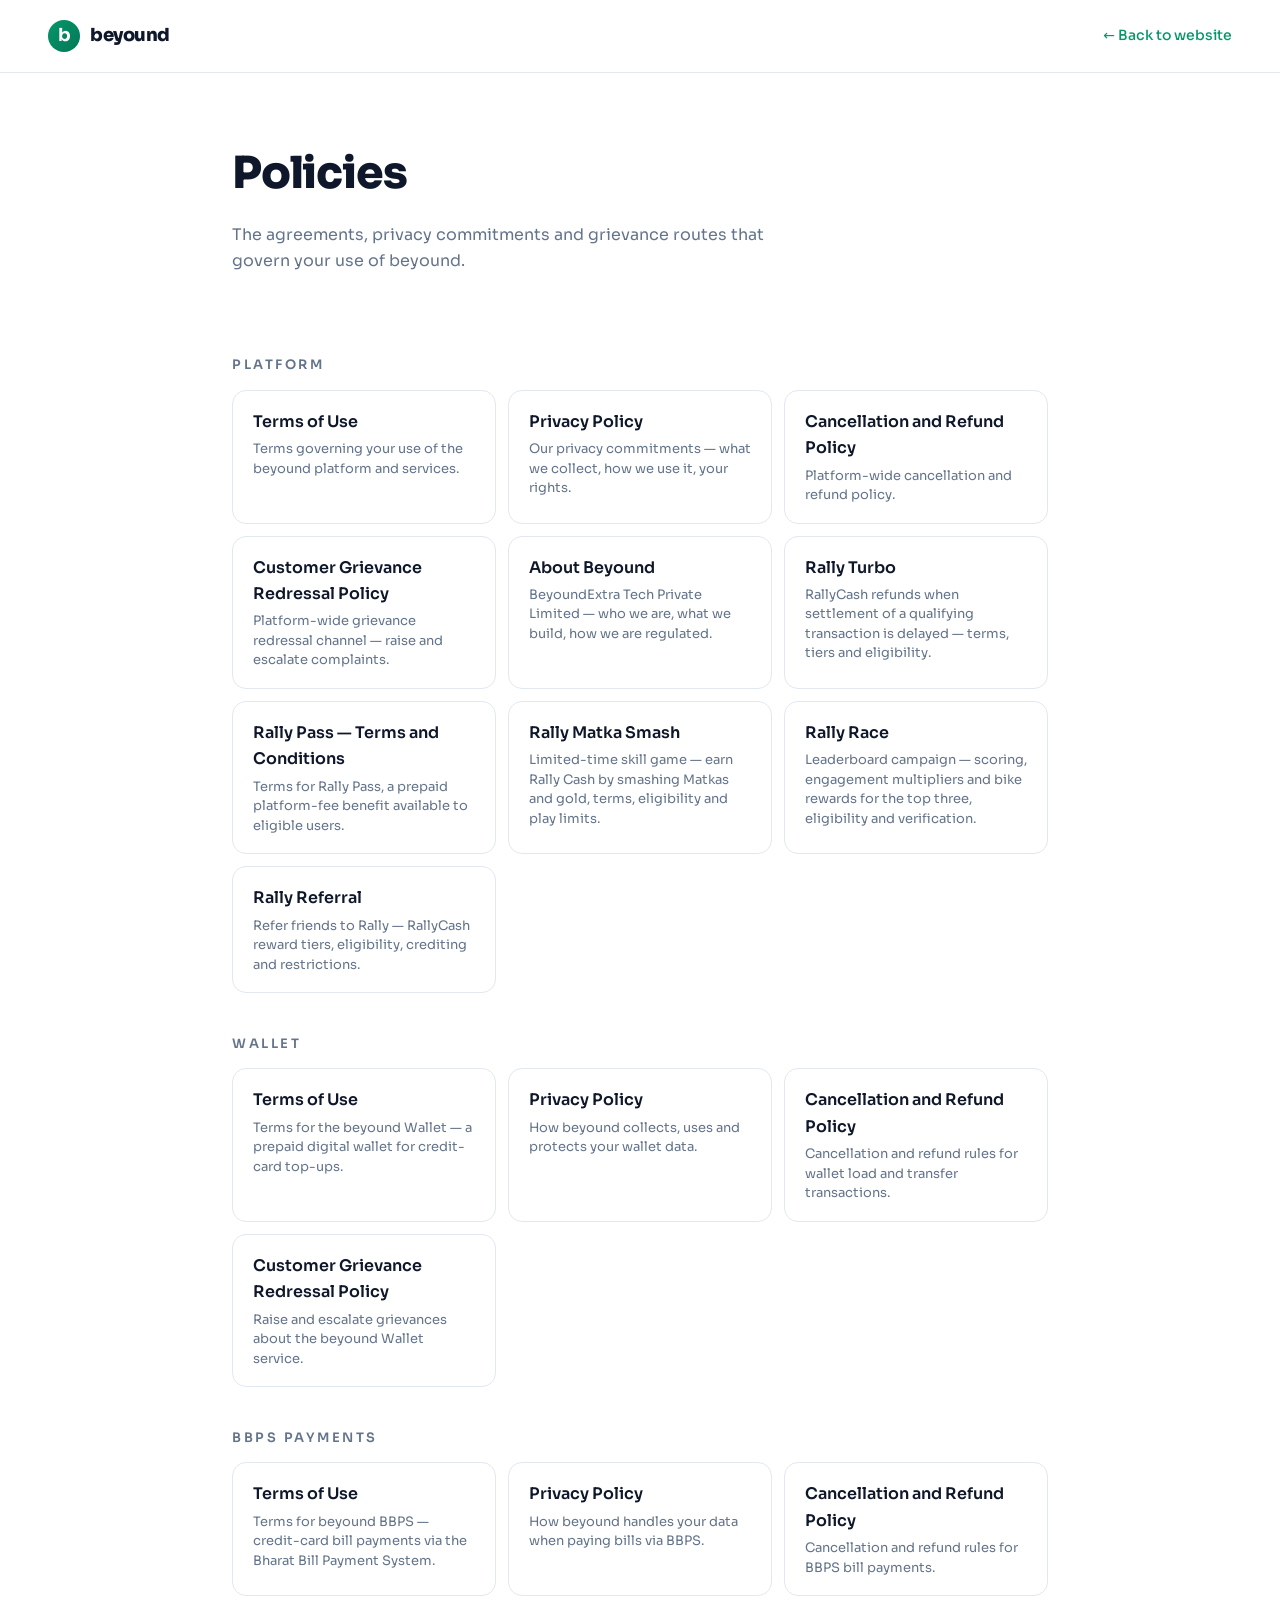
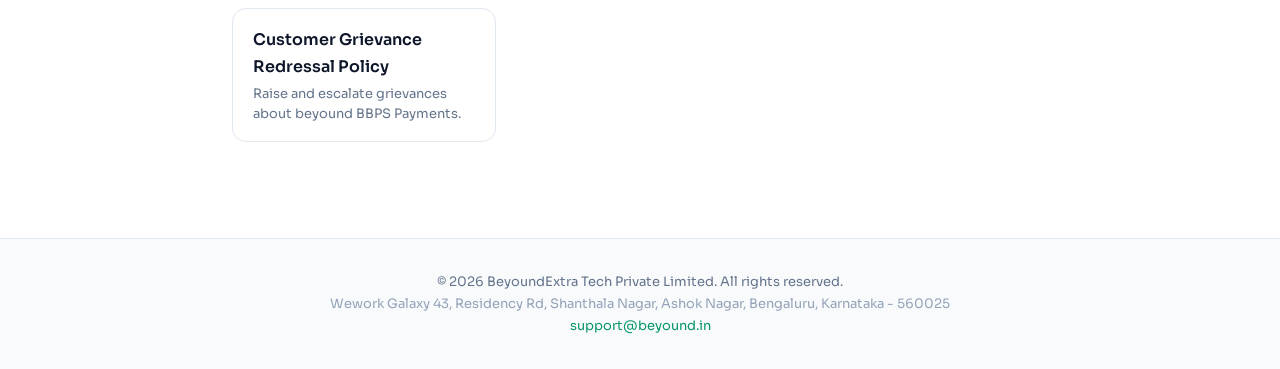
<file: policies/index.html>
<!DOCTYPE html>
<html lang="en">
<head>
  <meta charset="UTF-8">
  <meta name="viewport" content="width=device-width, initial-scale=1">
  <title>Policies — beyound</title>
  <meta name="description" content="Privacy, terms, refund, grievance and about pages for the beyound platform.">
  <meta name="theme-color" content="#059669">
  <meta property="og:title" content="Policies — beyound">
  <meta property="og:description" content="Privacy, terms, refund, grievance and about pages for the beyound platform.">
  <meta property="og:type" content="website">
  <link rel="icon" href="data:image/svg+xml,<svg xmlns='http://www.w3.org/2000/svg' viewBox='0 0 100 100'><circle cx='50' cy='50' r='50' fill='%23059669'/><text x='50' y='68' text-anchor='middle' font-size='52' font-weight='700' font-family='system-ui' fill='white'>b</text></svg>">
  <link rel="preconnect" href="https://fonts.googleapis.com">
  <link rel="preconnect" href="https://fonts.gstatic.com" crossorigin>
  <link href="https://fonts.googleapis.com/css2?family=Sora:wght@400;500;600;700;800&display=swap" rel="stylesheet">
  <link rel="stylesheet" href="styles.css?v=20261013">
    <script>
      // Co-brand the header as "beyound x Rally" when the page is opened from
      // the Rally app (?app=rally). Runs in <head> so the class is set before
      // first paint. Also carries app/webView params onto in-section policy
      // links so navigating from the index keeps the same header.
      try {
        var policyParams = new URLSearchParams(location.search);
        if (policyParams.get("app") === "rally") {
          document.documentElement.classList.add("app-rally");
        }
        var carried = ["app", "webView"].filter(function (k) { return policyParams.has(k); });
        if (carried.length) {
          document.addEventListener("DOMContentLoaded", function () {
            document.querySelectorAll('a[href$=".html"]').forEach(function (a) {
              if (/^[a-z]+:|^\/\//i.test(a.getAttribute("href"))) return;
              var url = new URL(a.href);
              carried.forEach(function (k) { url.searchParams.set(k, policyParams.get(k)); });
              a.href = url.toString();
            });
          });
        }
      } catch (e) {}
    </script>
  <script>
    // Hide chrome (e.g. "All policies" back-link) when embedded in a
    // native webview via ?webView=true. Runs synchronously in <head> so
    // the class is set before first paint — no flicker.
    try {
      if (new URLSearchParams(location.search).get('webView') === 'true') {
        document.documentElement.classList.add('webview');
      }
    } catch (e) {}
  </script>
</head>
<body>
  <header class="page-header">
    <a class="brand-link" href="../">
      <span class="brand-mark">b</span>
      <span class="brand-name">beyound</span>
    </a>
      <span class="cobrand" aria-label="in partnership with Rally" hidden>
        <span class="cobrand-x" aria-hidden="true">&times;</span>
        <img class="cobrand-logo" src="assets/rally-logo.svg" alt="Rally" width="59" height="26" />
      </span>
    <a class="back-link" href="https://beyound.in/">← Back to website</a>
  </header>
  <section class="index-hero">
    <h1>Policies</h1>
    <p>The agreements, privacy commitments and grievance routes that govern your use of beyound.</p>
  </section>
  <main class="policy-groups">
    <section class="policy-group">
      <h2>Platform</h2>
      <div class="policy-list">
        <a class="policy-card" href="terms.html">
          <div class="title">Terms of Use</div>
          <div class="desc">Terms governing your use of the beyound platform and services.</div>
        </a>
        <a class="policy-card" href="privacy.html">
          <div class="title">Privacy Policy</div>
          <div class="desc">Our privacy commitments — what we collect, how we use it, your rights.</div>
        </a>
        <a class="policy-card" href="refund-cancellation.html">
          <div class="title">Cancellation and Refund Policy</div>
          <div class="desc">Platform-wide cancellation and refund policy.</div>
        </a>
        <a class="policy-card" href="grievance.html">
          <div class="title">Customer Grievance Redressal Policy</div>
          <div class="desc">Platform-wide grievance redressal channel — raise and escalate complaints.</div>
        </a>
        <a class="policy-card" href="about.html">
          <div class="title">About Beyound</div>
          <div class="desc">BeyoundExtra Tech Private Limited — who we are, what we build, how we are regulated.</div>
        </a>
        <a class="policy-card" href="rally-promise.html">
          <div class="title">Rally Turbo</div>
          <div class="desc">RallyCash refunds when settlement of a qualifying transaction is delayed — terms, tiers and eligibility.</div>
        </a>
        <a class="policy-card" href="rally-pass.html">
          <div class="title">Rally Pass — Terms and Conditions</div>
          <div class="desc">Terms for Rally Pass, a prepaid platform-fee benefit available to eligible users.</div>
        </a>
        <a class="policy-card" href="matka-smash.html">
          <div class="title">Rally Matka Smash</div>
          <div class="desc">Limited-time skill game — earn Rally Cash by smashing Matkas and gold, terms, eligibility and play limits.</div>
        </a>
        <a class="policy-card" href="rally-race.html">
          <div class="title">Rally Race</div>
          <div class="desc">Leaderboard campaign — scoring, engagement multipliers and bike rewards for the top three, eligibility and verification.</div>
        </a>
        <a class="policy-card" href="rally-referral.html">
          <div class="title">Rally Referral</div>
          <div class="desc">Refer friends to Rally — RallyCash reward tiers, eligibility, crediting and restrictions.</div>
        </a>

      </div>
    </section>
    <section class="policy-group">
      <h2>Wallet</h2>
      <div class="policy-list">
        <a class="policy-card" href="wallet/terms.html">
          <div class="title">Terms of Use</div>
          <div class="desc">Terms for the beyound Wallet — a prepaid digital wallet for credit-card top-ups.</div>
        </a>
        <a class="policy-card" href="wallet/privacy.html">
          <div class="title">Privacy Policy</div>
          <div class="desc">How beyound collects, uses and protects your wallet data.</div>
        </a>
        <a class="policy-card" href="wallet/refund-cancellation.html">
          <div class="title">Cancellation and Refund Policy</div>
          <div class="desc">Cancellation and refund rules for wallet load and transfer transactions.</div>
        </a>
        <a class="policy-card" href="wallet/grievance.html">
          <div class="title">Customer Grievance Redressal Policy</div>
          <div class="desc">Raise and escalate grievances about the beyound Wallet service.</div>
        </a>

      </div>
    </section>
    <section class="policy-group">
      <h2>BBPS Payments</h2>
      <div class="policy-list">
        <a class="policy-card" href="bbps/terms.html">
          <div class="title">Terms of Use</div>
          <div class="desc">Terms for beyound BBPS — credit-card bill payments via the Bharat Bill Payment System.</div>
        </a>
        <a class="policy-card" href="bbps/privacy.html">
          <div class="title">Privacy Policy</div>
          <div class="desc">How beyound handles your data when paying bills via BBPS.</div>
        </a>
        <a class="policy-card" href="bbps/refund-cancellation.html">
          <div class="title">Cancellation and Refund Policy</div>
          <div class="desc">Cancellation and refund rules for BBPS bill payments.</div>
        </a>
        <a class="policy-card" href="bbps/grievance.html">
          <div class="title">Customer Grievance Redressal Policy</div>
          <div class="desc">Raise and escalate grievances about beyound BBPS Payments.</div>
        </a>

      </div>
    </section>
  </main>
  <footer class="page-footer">
    <p>&copy; 2026 BeyoundExtra Tech Private Limited. All rights reserved.</p>
    <p class="address">Wework Galaxy 43, Residency Rd, Shanthala Nagar, Ashok Nagar, Bengaluru, Karnataka - 560025</p>
    <p><a href="mailto:support@beyound.in">support@beyound.in</a></p>
  </footer>
</body>
</html>
</file>
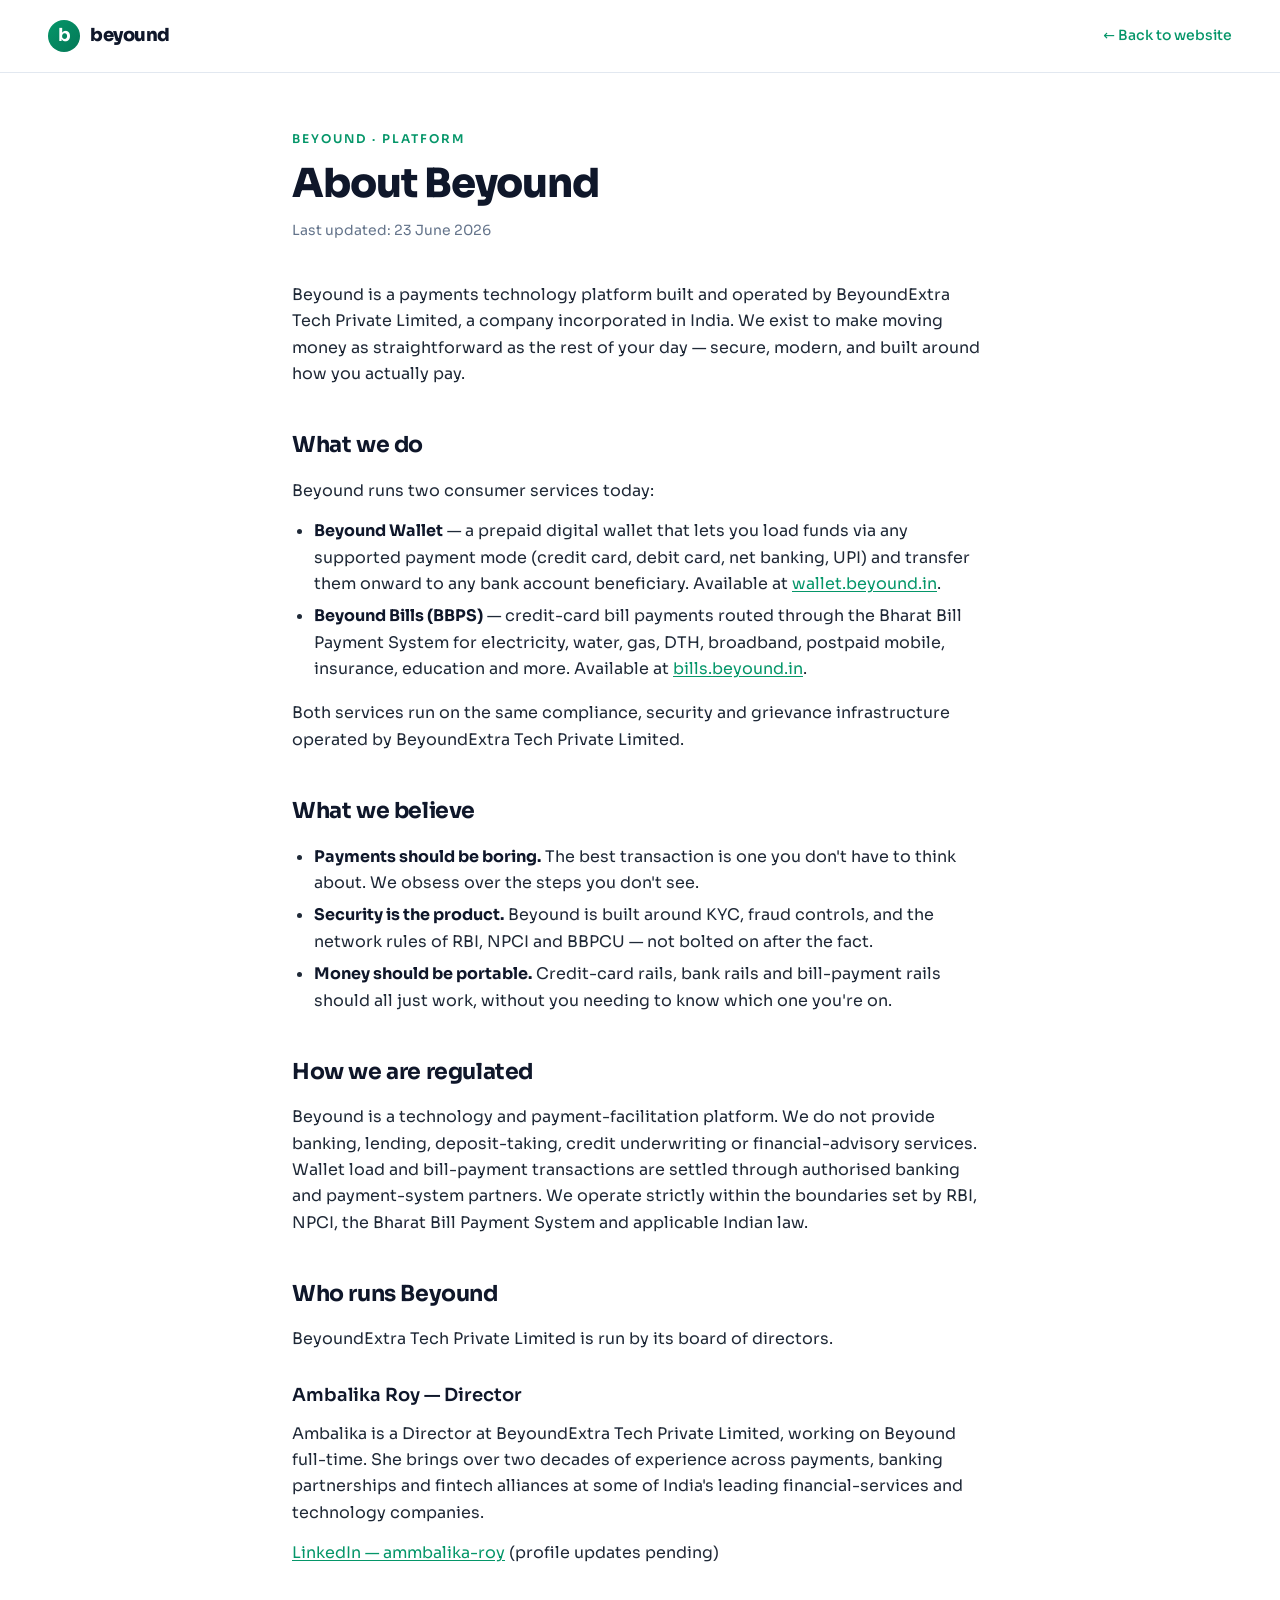
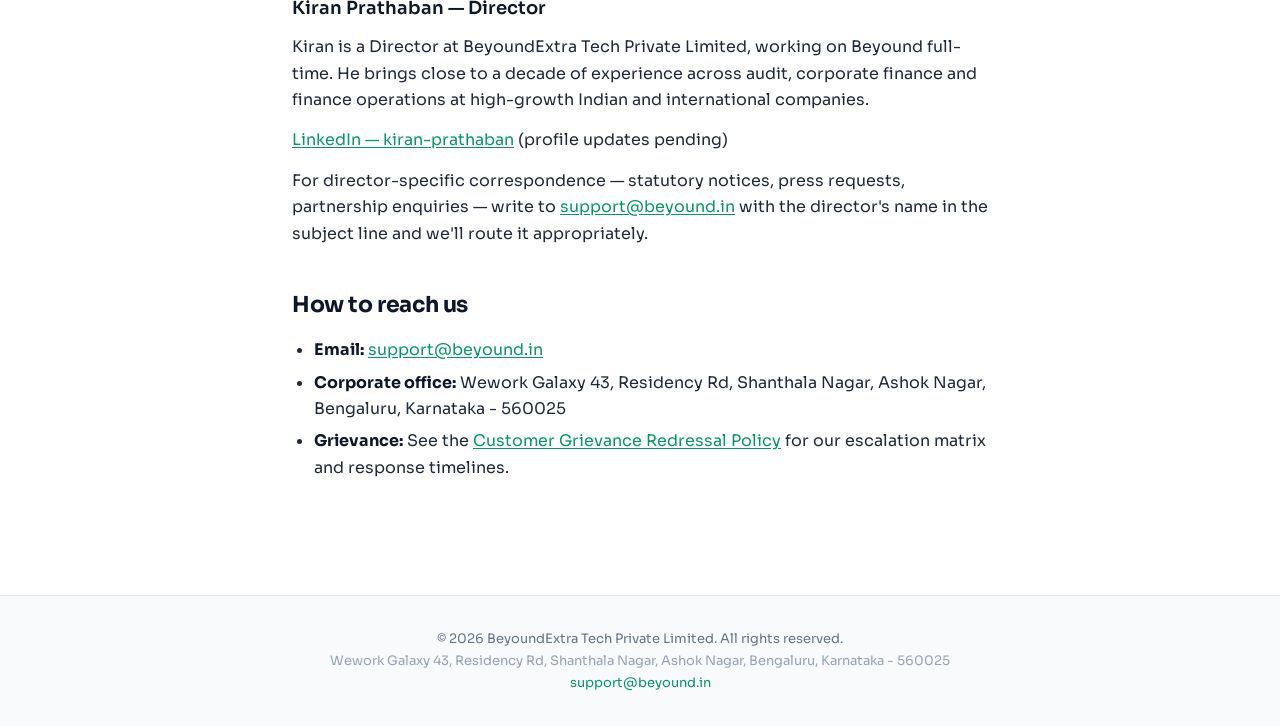
<file: policies/about.html>
<!DOCTYPE html>
<html lang="en">
<head>
  <meta charset="UTF-8">
  <meta name="viewport" content="width=device-width, initial-scale=1">
  <title>About Beyound — beyound</title>
  <meta name="description" content="BeyoundExtra Tech Private Limited — who we are, what we build, how we are regulated.">
  <meta name="theme-color" content="#059669">
  <meta property="og:title" content="About Beyound — beyound">
  <meta property="og:description" content="BeyoundExtra Tech Private Limited — who we are, what we build, how we are regulated.">
  <meta property="og:type" content="website">
  <link rel="icon" href="data:image/svg+xml,<svg xmlns='http://www.w3.org/2000/svg' viewBox='0 0 100 100'><circle cx='50' cy='50' r='50' fill='%23059669'/><text x='50' y='68' text-anchor='middle' font-size='52' font-weight='700' font-family='system-ui' fill='white'>b</text></svg>">
  <link rel="preconnect" href="https://fonts.googleapis.com">
  <link rel="preconnect" href="https://fonts.gstatic.com" crossorigin>
  <link href="https://fonts.googleapis.com/css2?family=Sora:wght@400;500;600;700;800&display=swap" rel="stylesheet">
  <link rel="stylesheet" href="styles.css?v=20261013">
    <script>
      // Co-brand the header as "beyound x Rally" when the page is opened from
      // the Rally app (?app=rally). Runs in <head> so the class is set before
      // first paint. Also carries app/webView params onto in-section policy
      // links so navigating from the index keeps the same header.
      try {
        var policyParams = new URLSearchParams(location.search);
        if (policyParams.get("app") === "rally") {
          document.documentElement.classList.add("app-rally");
        }
        var carried = ["app", "webView"].filter(function (k) { return policyParams.has(k); });
        if (carried.length) {
          document.addEventListener("DOMContentLoaded", function () {
            document.querySelectorAll('a[href$=".html"]').forEach(function (a) {
              if (/^[a-z]+:|^\/\//i.test(a.getAttribute("href"))) return;
              var url = new URL(a.href);
              carried.forEach(function (k) { url.searchParams.set(k, policyParams.get(k)); });
              a.href = url.toString();
            });
          });
        }
      } catch (e) {}
    </script>
  <script>
    // Hide chrome (e.g. "All policies" back-link) when embedded in a
    // native webview via ?webView=true. Runs synchronously in <head> so
    // the class is set before first paint — no flicker.
    try {
      if (new URLSearchParams(location.search).get('webView') === 'true') {
        document.documentElement.classList.add('webview');
      }
    } catch (e) {}
  </script>
</head>
<body>
  <header class="page-header">
    <a class="brand-link" href="../">
      <span class="brand-mark">b</span>
      <span class="brand-name">beyound</span>
    </a>
      <span class="cobrand" aria-label="in partnership with Rally" hidden>
        <span class="cobrand-x" aria-hidden="true">&times;</span>
        <img class="cobrand-logo" src="assets/rally-logo.svg" alt="Rally" width="59" height="26" />
      </span>
    <a class="back-link" href="https://beyound.in/">← Back to website</a>
  </header>
  <main class="policy">
    <p class="kicker">beyound · Platform</p>
    <h1>About Beyound</h1>
    <p class="updated">Last updated: 23 June 2026</p>
    <article class="policy-body">
      <p>Beyound is a payments technology platform built and operated by
      BeyoundExtra Tech Private Limited, a company incorporated in
      India. We exist to make moving money as straightforward as the rest of
      your day — secure, modern, and built around how you actually pay.</p>
      <h2>What we do</h2>
      <p>Beyound runs two consumer services today:</p>
      <ul>
      <li><strong>Beyound Wallet</strong> — a prepaid digital wallet that lets you load
        funds via any supported payment mode (credit card, debit card, net
        banking, UPI) and transfer them onward to any bank account
        beneficiary. Available at
        <a href="https://wallet.beyound.in">wallet.beyound.in</a>.</li>
      <li><strong>Beyound Bills (BBPS)</strong> — credit-card bill payments routed through
        the Bharat Bill Payment System for electricity, water, gas, DTH,
        broadband, postpaid mobile, insurance, education and more. Available
        at <a href="https://bills.beyound.in">bills.beyound.in</a>.</li>
      </ul>
      <p>Both services run on the same compliance, security and grievance
      infrastructure operated by BeyoundExtra Tech Private Limited.</p>
      <h2>What we believe</h2>
      <ul>
      <li><strong>Payments should be boring.</strong> The best transaction is one you don't
        have to think about. We obsess over the steps you don't see.</li>
      <li><strong>Security is the product.</strong> Beyound is built around KYC, fraud
        controls, and the network rules of RBI, NPCI and BBPCU — not bolted
        on after the fact.</li>
      <li><strong>Money should be portable.</strong> Credit-card rails, bank rails and
        bill-payment rails should all just work, without you needing to know
        which one you're on.</li>
      </ul>
      <h2>How we are regulated</h2>
      <p>Beyound is a technology and payment-facilitation platform. We do not
      provide banking, lending, deposit-taking, credit underwriting or
      financial-advisory services. Wallet load and bill-payment transactions
      are settled through authorised banking and payment-system partners. We
      operate strictly within the boundaries set by RBI, NPCI, the Bharat
      Bill Payment System and applicable Indian law.</p>
      <h2>Who runs Beyound</h2>
      <p>BeyoundExtra Tech Private Limited is run by its board of directors.</p>
      <h3>Ambalika Roy — Director</h3>
      <p>Ambalika is a Director at BeyoundExtra Tech Private Limited, working
      on Beyound full-time. She brings over two decades of experience
      across payments, banking partnerships and fintech alliances at some
      of India's leading financial-services and technology companies.</p>
      <p><a href="https://www.linkedin.com/in/ammbalika-roy/">LinkedIn — ammbalika-roy</a>
      (profile updates pending)</p>
      <h3>Kiran Prathaban — Director</h3>
      <p>Kiran is a Director at BeyoundExtra Tech Private Limited, working on
      Beyound full-time. He brings close to a decade of experience across
      audit, corporate finance and finance operations at high-growth Indian
      and international companies.</p>
      <p><a href="https://www.linkedin.com/in/kiran-prathaban-80745044/">LinkedIn — kiran-prathaban</a>
      (profile updates pending)</p>
      <p>For director-specific correspondence — statutory notices, press
      requests, partnership enquiries — write to
      <a href="mailto:support@beyound.in">support@beyound.in</a> with the director's
      name in the subject line and we'll route it appropriately.</p>
      <h2>How to reach us</h2>
      <ul>
      <li><strong>Email:</strong> <a href="mailto:support@beyound.in">support@beyound.in</a></li>
      <li><strong>Corporate office:</strong> Wework Galaxy 43, Residency Rd, Shanthala Nagar, Ashok Nagar, Bengaluru, Karnataka - 560025</li>
      <li><strong>Grievance:</strong> See the
        <a href="grievance.html">Customer Grievance Redressal Policy</a> for our
        escalation matrix and response timelines.</li>
      </ul>
    </article>
  </main>
  <footer class="page-footer">
    <p>&copy; 2026 BeyoundExtra Tech Private Limited. All rights reserved.</p>
    <p class="address">Wework Galaxy 43, Residency Rd, Shanthala Nagar, Ashok Nagar, Bengaluru, Karnataka - 560025</p>
    <p><a href="mailto:support@beyound.in">support@beyound.in</a></p>
  </footer>
</body>
</html>
</file>
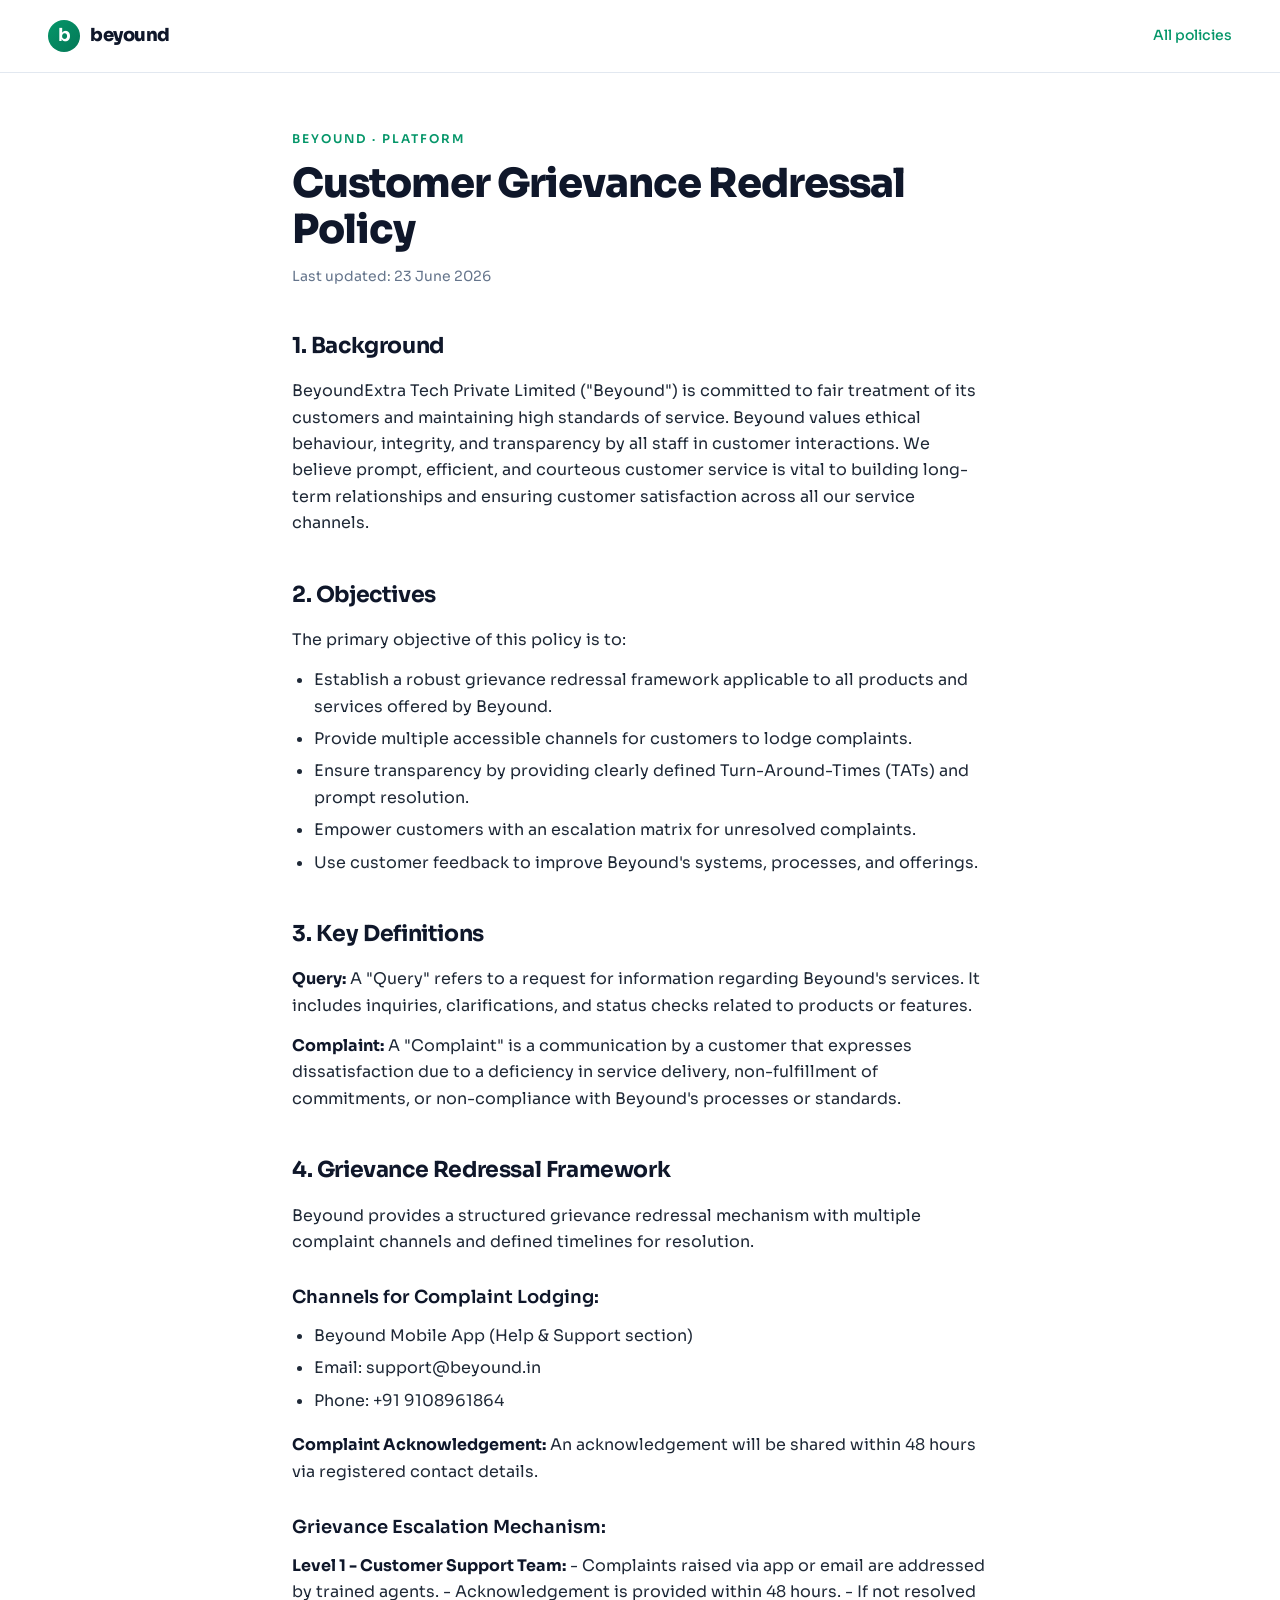
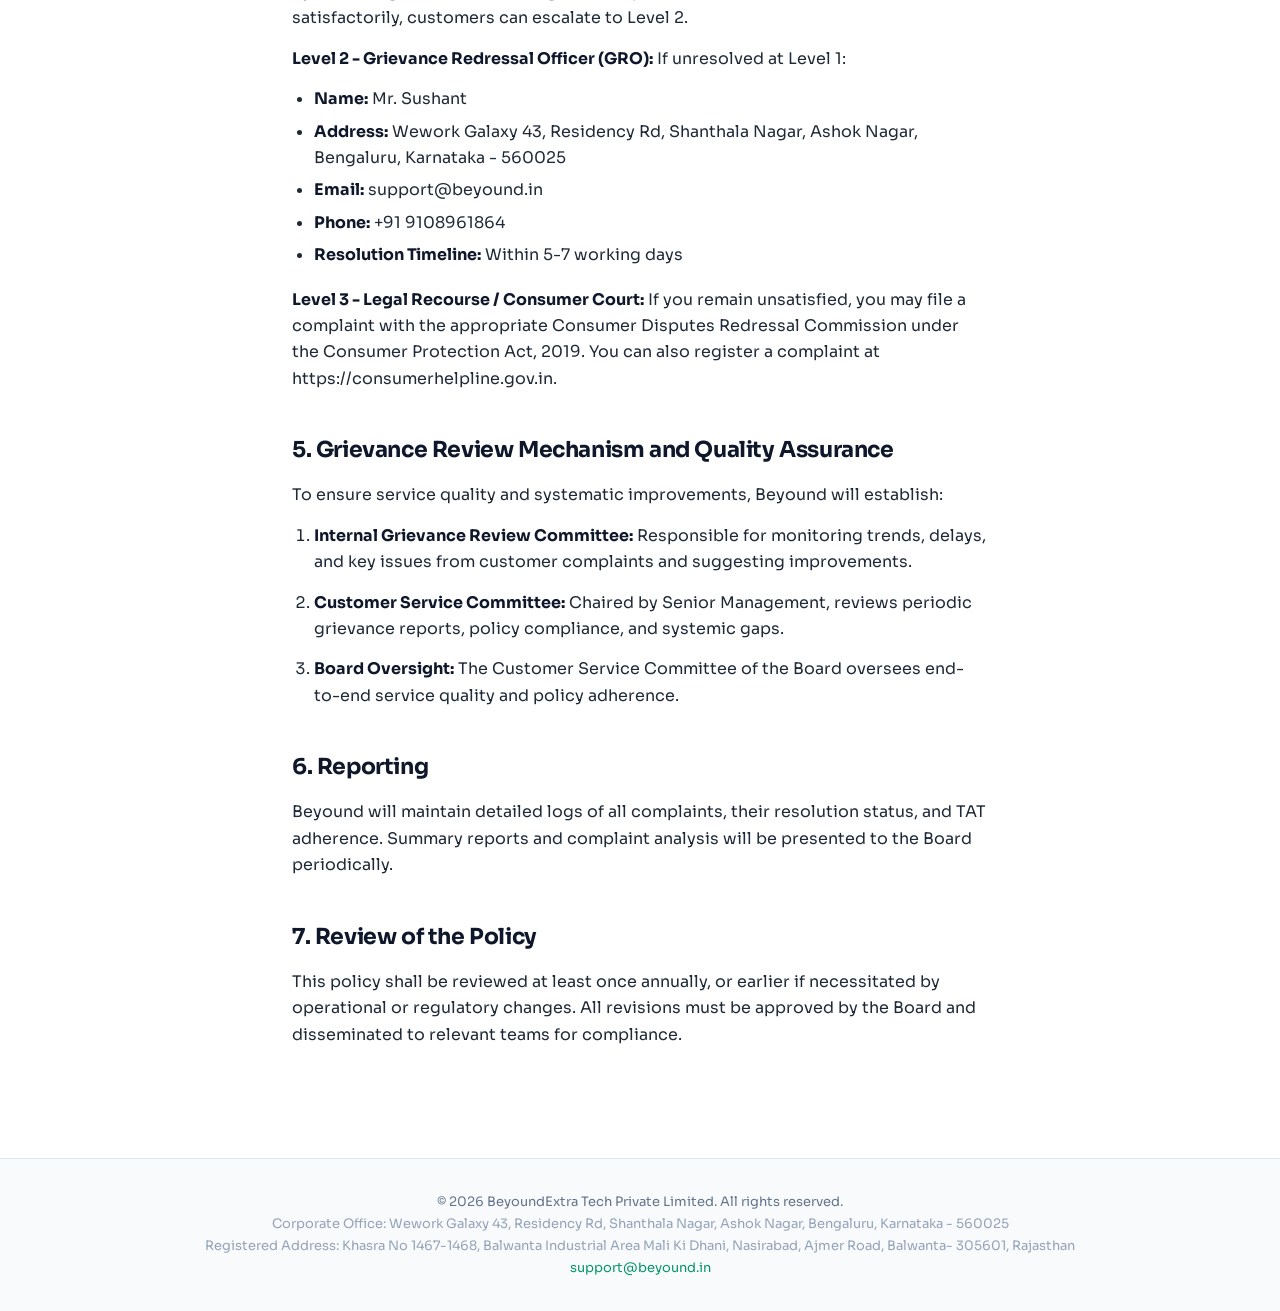
<file: policies/grievance.html>
<!doctype html>
<html lang="en">
  <head>
    <meta charset="UTF-8" />
    <meta name="viewport" content="width=device-width, initial-scale=1" />
    <title>Customer Grievance Redressal Policy — beyound</title>
    <meta
      name="description"
      content="Platform-wide grievance redressal channel — raise and escalate complaints."
    />
    <meta name="theme-color" content="#059669" />
    <meta
      property="og:title"
      content="Customer Grievance Redressal Policy — beyound"
    />
    <meta
      property="og:description"
      content="Platform-wide grievance redressal channel — raise and escalate complaints."
    />
    <meta property="og:type" content="website" />
    <link
      rel="icon"
      href="data:image/svg+xml,<svg xmlns='http://www.w3.org/2000/svg' viewBox='0 0 100 100'><circle cx='50' cy='50' r='50' fill='%23059669'/><text x='50' y='68' text-anchor='middle' font-size='52' font-weight='700' font-family='system-ui' fill='white'>b</text></svg>"
    />
    <link rel="preconnect" href="https://fonts.googleapis.com" />
    <link rel="preconnect" href="https://fonts.gstatic.com" crossorigin />
    <link
      href="https://fonts.googleapis.com/css2?family=Sora:wght@400;500;600;700;800&display=swap"
      rel="stylesheet"
    />
    <link rel="stylesheet" href="styles.css?v=20261013" />
    <script>
      // Co-brand the header as "beyound x Rally" when the page is opened from
      // the Rally app (?app=rally). Runs in <head> so the class is set before
      // first paint. Also carries app/webView params onto in-section policy
      // links so navigating from the index keeps the same header.
      try {
        var policyParams = new URLSearchParams(location.search);
        if (policyParams.get("app") === "rally") {
          document.documentElement.classList.add("app-rally");
        }
        var carried = ["app", "webView"].filter(function (k) { return policyParams.has(k); });
        if (carried.length) {
          document.addEventListener("DOMContentLoaded", function () {
            document.querySelectorAll('a[href$=".html"]').forEach(function (a) {
              if (/^[a-z]+:|^\/\//i.test(a.getAttribute("href"))) return;
              var url = new URL(a.href);
              carried.forEach(function (k) { url.searchParams.set(k, policyParams.get(k)); });
              a.href = url.toString();
            });
          });
        }
      } catch (e) {}
    </script>
    <script>
      // Hide chrome (e.g. "All policies" back-link) when embedded in a
      // native webview via ?webView=true. Runs synchronously in <head> so
      // the class is set before first paint — no flicker.
      try {
        if (new URLSearchParams(location.search).get("webView") === "true") {
          document.documentElement.classList.add("webview");
        }
      } catch (e) {}
    </script>
  </head>
  <body>
    <header class="page-header">
      <a class="brand-link" href="../">
        <span class="brand-mark">b</span>
        <span class="brand-name">beyound</span>
      </a>
      <span class="cobrand" aria-label="in partnership with Rally" hidden>
        <span class="cobrand-x" aria-hidden="true">&times;</span>
        <img class="cobrand-logo" src="assets/rally-logo.svg" alt="Rally" width="59" height="26" />
      </span>
      <a class="back-link" href="./">All policies</a>
    </header>
    <main class="policy">
      <p class="kicker">beyound · Platform</p>
      <h1>Customer Grievance Redressal Policy</h1>
      <p class="updated">Last updated: 23 June 2026</p>
      <article class="policy-body">
        <h2>1. Background</h2>
        <p>
          BeyoundExtra Tech Private Limited ("Beyound") is committed to fair
          treatment of its customers and maintaining high standards of service.
          Beyound values ethical behaviour, integrity, and transparency by all
          staff in customer interactions. We believe prompt, efficient, and
          courteous customer service is vital to building long-term
          relationships and ensuring customer satisfaction across all our
          service channels.
        </p>
        <h2>2. Objectives</h2>
        <p>The primary objective of this policy is to:</p>
        <ul>
          <li>
            Establish a robust grievance redressal framework applicable to all
            products and services offered by Beyound.
          </li>
          <li>
            Provide multiple accessible channels for customers to lodge
            complaints.
          </li>
          <li>
            Ensure transparency by providing clearly defined Turn-Around-Times
            (TATs) and prompt resolution.
          </li>
          <li>
            Empower customers with an escalation matrix for unresolved
            complaints.
          </li>
          <li>
            Use customer feedback to improve Beyound's systems, processes, and
            offerings.
          </li>
        </ul>
        <h2>3. Key Definitions</h2>
        <p>
          <strong>Query:</strong> A "Query" refers to a request for information
          regarding Beyound's services. It includes inquiries, clarifications,
          and status checks related to products or features.
        </p>
        <p>
          <strong>Complaint:</strong> A "Complaint" is a communication by a
          customer that expresses dissatisfaction due to a deficiency in service
          delivery, non-fulfillment of commitments, or non-compliance with
          Beyound's processes or standards.
        </p>
        <h2>4. Grievance Redressal Framework</h2>
        <p>
          Beyound provides a structured grievance redressal mechanism with
          multiple complaint channels and defined timelines for resolution.
        </p>
        <h3>Channels for Complaint Lodging:</h3>
        <ul>
          <li>Beyound Mobile App (Help &amp; Support section)</li>
          <li>Email: support@beyound.in</li>
          <li>Phone: +91 9108961864</li>
        </ul>
        <p>
          <strong>Complaint Acknowledgement:</strong> An acknowledgement will be
          shared within 48 hours via registered contact details.
        </p>
        <h3>Grievance Escalation Mechanism:</h3>
        <p>
          <strong>Level 1 - Customer Support Team:</strong> - Complaints raised
          via app or email are addressed by trained agents. - Acknowledgement is
          provided within 48 hours. - If not resolved satisfactorily, customers
          can escalate to Level 2.
        </p>
        <p>
          <strong>Level 2 - Grievance Redressal Officer (GRO):</strong> If
          unresolved at Level 1:
        </p>
        <ul>
          <li><strong>Name:</strong> Mr. Sushant</li>
          <li>
            <strong>Address:</strong> Wework Galaxy 43, Residency Rd, Shanthala Nagar, Ashok Nagar, Bengaluru, Karnataka - 560025
          </li>
          <li><strong>Email:</strong> support@beyound.in</li>
          <li><strong>Phone:</strong> +91 9108961864</li>
          <li><strong>Resolution Timeline:</strong> Within 5-7 working days</li>
        </ul>
        <p>
          <strong>Level 3 - Legal Recourse / Consumer Court:</strong> If you
          remain unsatisfied, you may file a complaint with the appropriate
          Consumer Disputes Redressal Commission under the Consumer Protection
          Act, 2019. You can also register a complaint at
          https://consumerhelpline.gov.in.
        </p>
        <h2>5. Grievance Review Mechanism and Quality Assurance</h2>
        <p>
          To ensure service quality and systematic improvements, Beyound will
          establish:
        </p>
        <ol>
          <li>
            <p>
              <strong>Internal Grievance Review Committee:</strong> Responsible
              for monitoring trends, delays, and key issues from customer
              complaints and suggesting improvements.
            </p>
          </li>
          <li>
            <p>
              <strong>Customer Service Committee:</strong> Chaired by Senior
              Management, reviews periodic grievance reports, policy compliance,
              and systemic gaps.
            </p>
          </li>
          <li>
            <p>
              <strong>Board Oversight:</strong> The Customer Service Committee
              of the Board oversees end-to-end service quality and policy
              adherence.
            </p>
          </li>
        </ol>
        <h2>6. Reporting</h2>
        <p>
          Beyound will maintain detailed logs of all complaints, their
          resolution status, and TAT adherence. Summary reports and complaint
          analysis will be presented to the Board periodically.
        </p>
        <h2>7. Review of the Policy</h2>
        <p>
          This policy shall be reviewed at least once annually, or earlier if
          necessitated by operational or regulatory changes. All revisions must
          be approved by the Board and disseminated to relevant teams for
          compliance.
        </p>
      </article>
    </main>
    <footer class="page-footer">
      <p>&copy; 2026 BeyoundExtra Tech Private Limited. All rights reserved.</p>
      <p class="address">
        Corporate Office: Wework Galaxy 43, Residency Rd, Shanthala Nagar, Ashok Nagar, Bengaluru, Karnataka - 560025
      </p>
      <p class="address">
        Registered Address: Khasra No 1467-1468, Balwanta Industrial Area Mali
        Ki Dhani, Nasirabad, Ajmer Road, Balwanta- 305601, Rajasthan
      </p>
      <p><a href="mailto:support@beyound.in">support@beyound.in</a></p>
    </footer>
  </body>
</html>
</file>
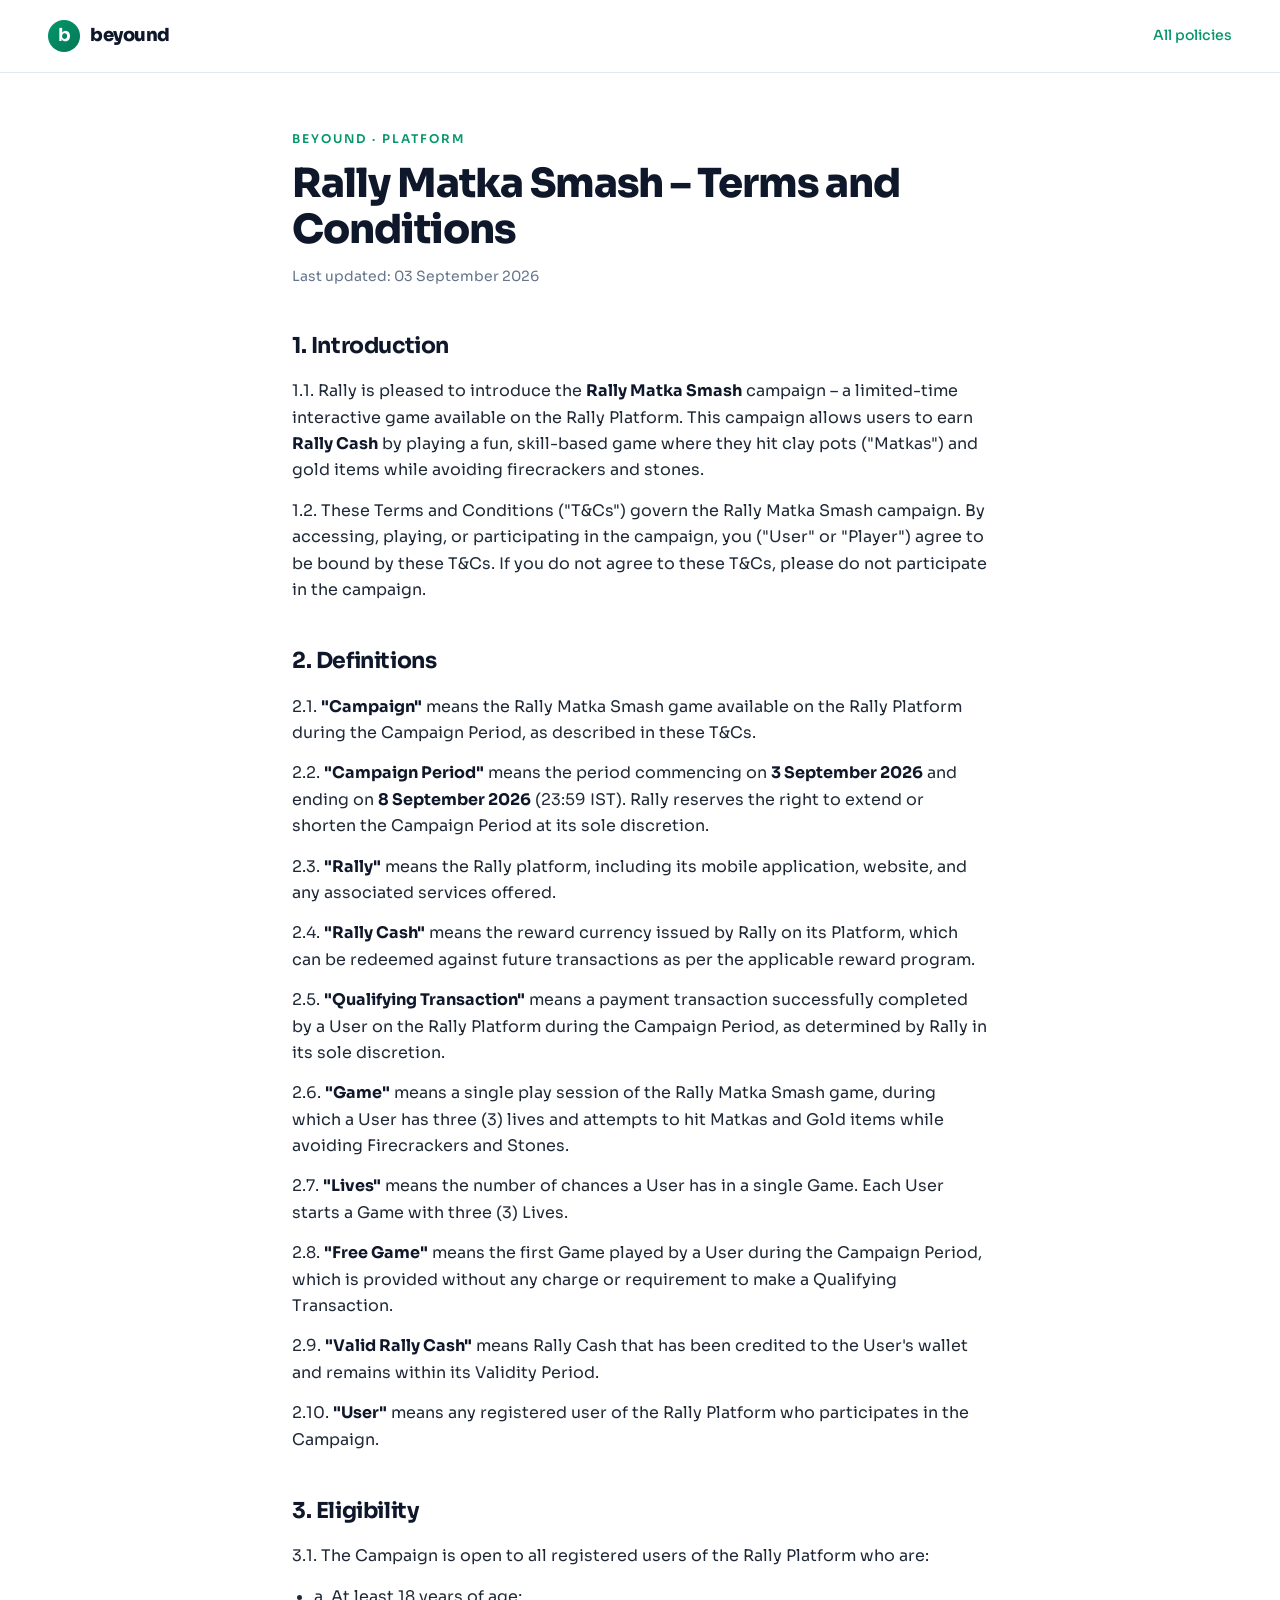
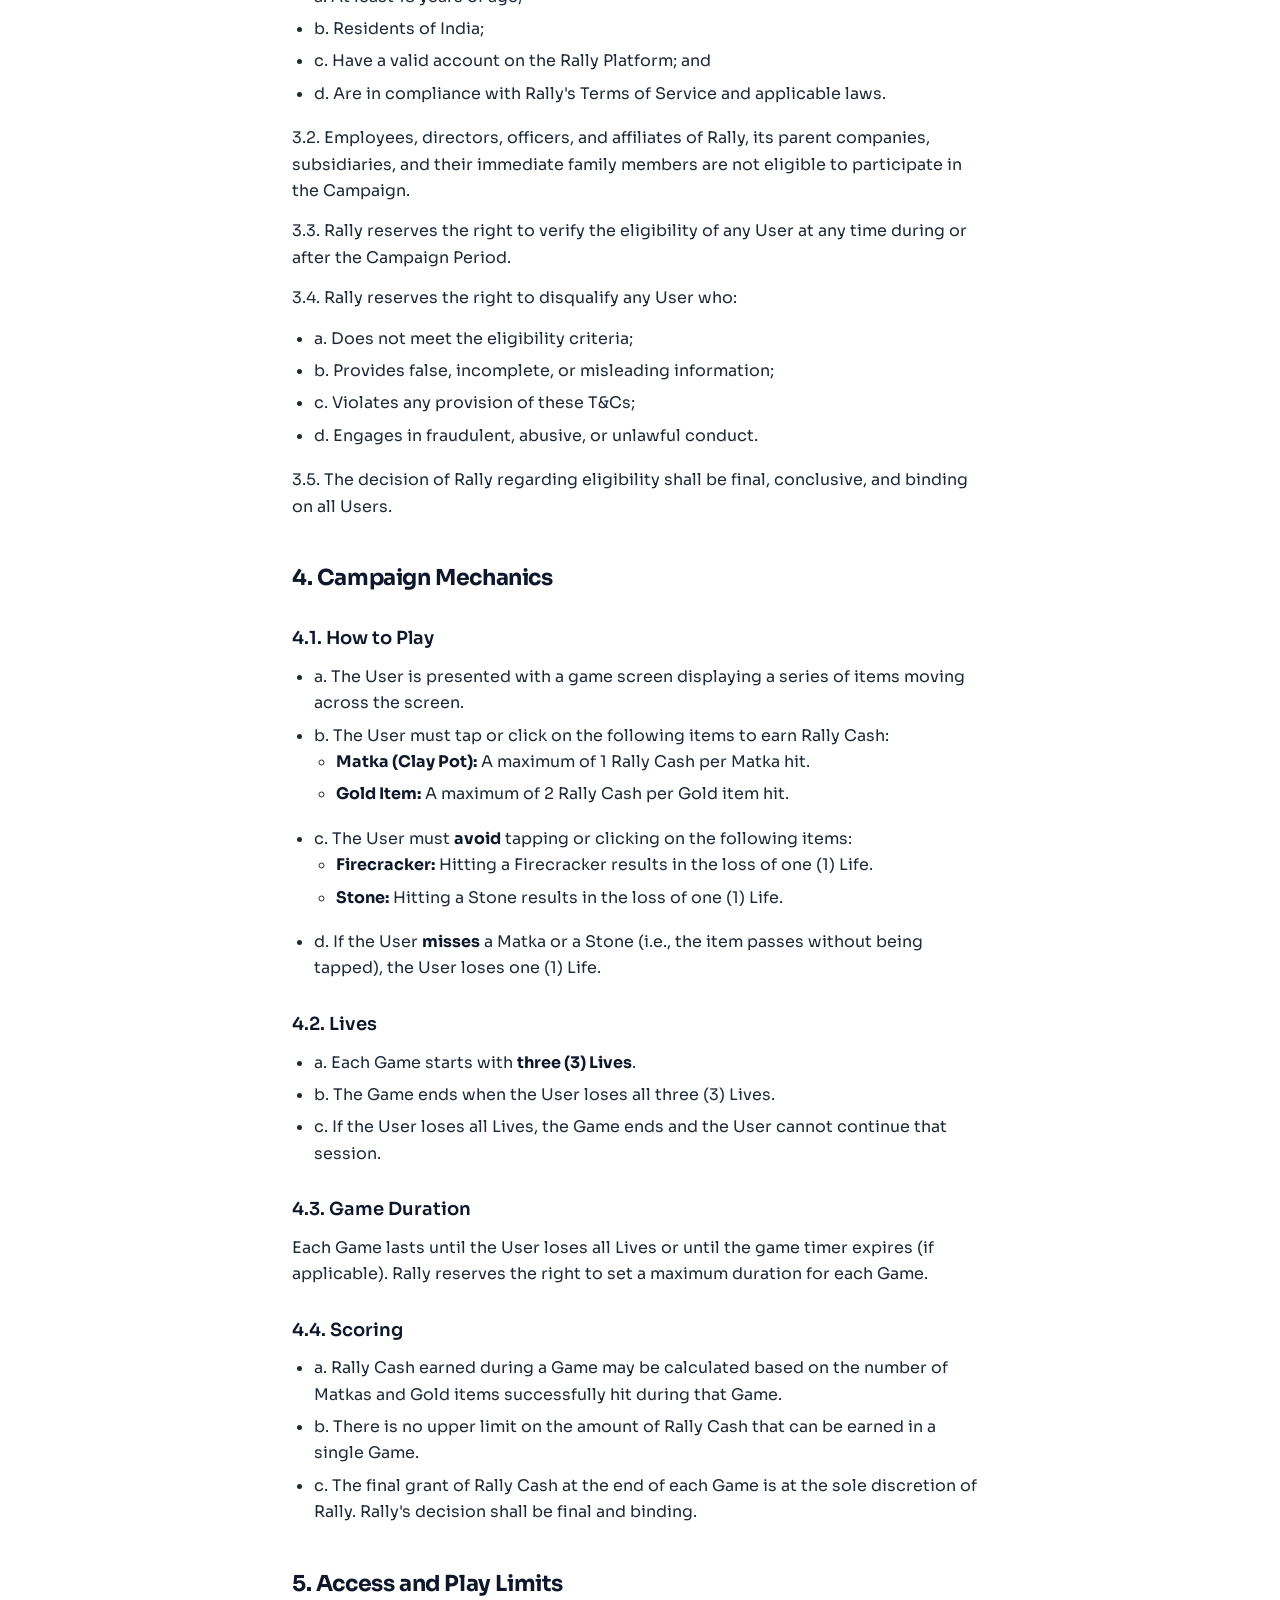
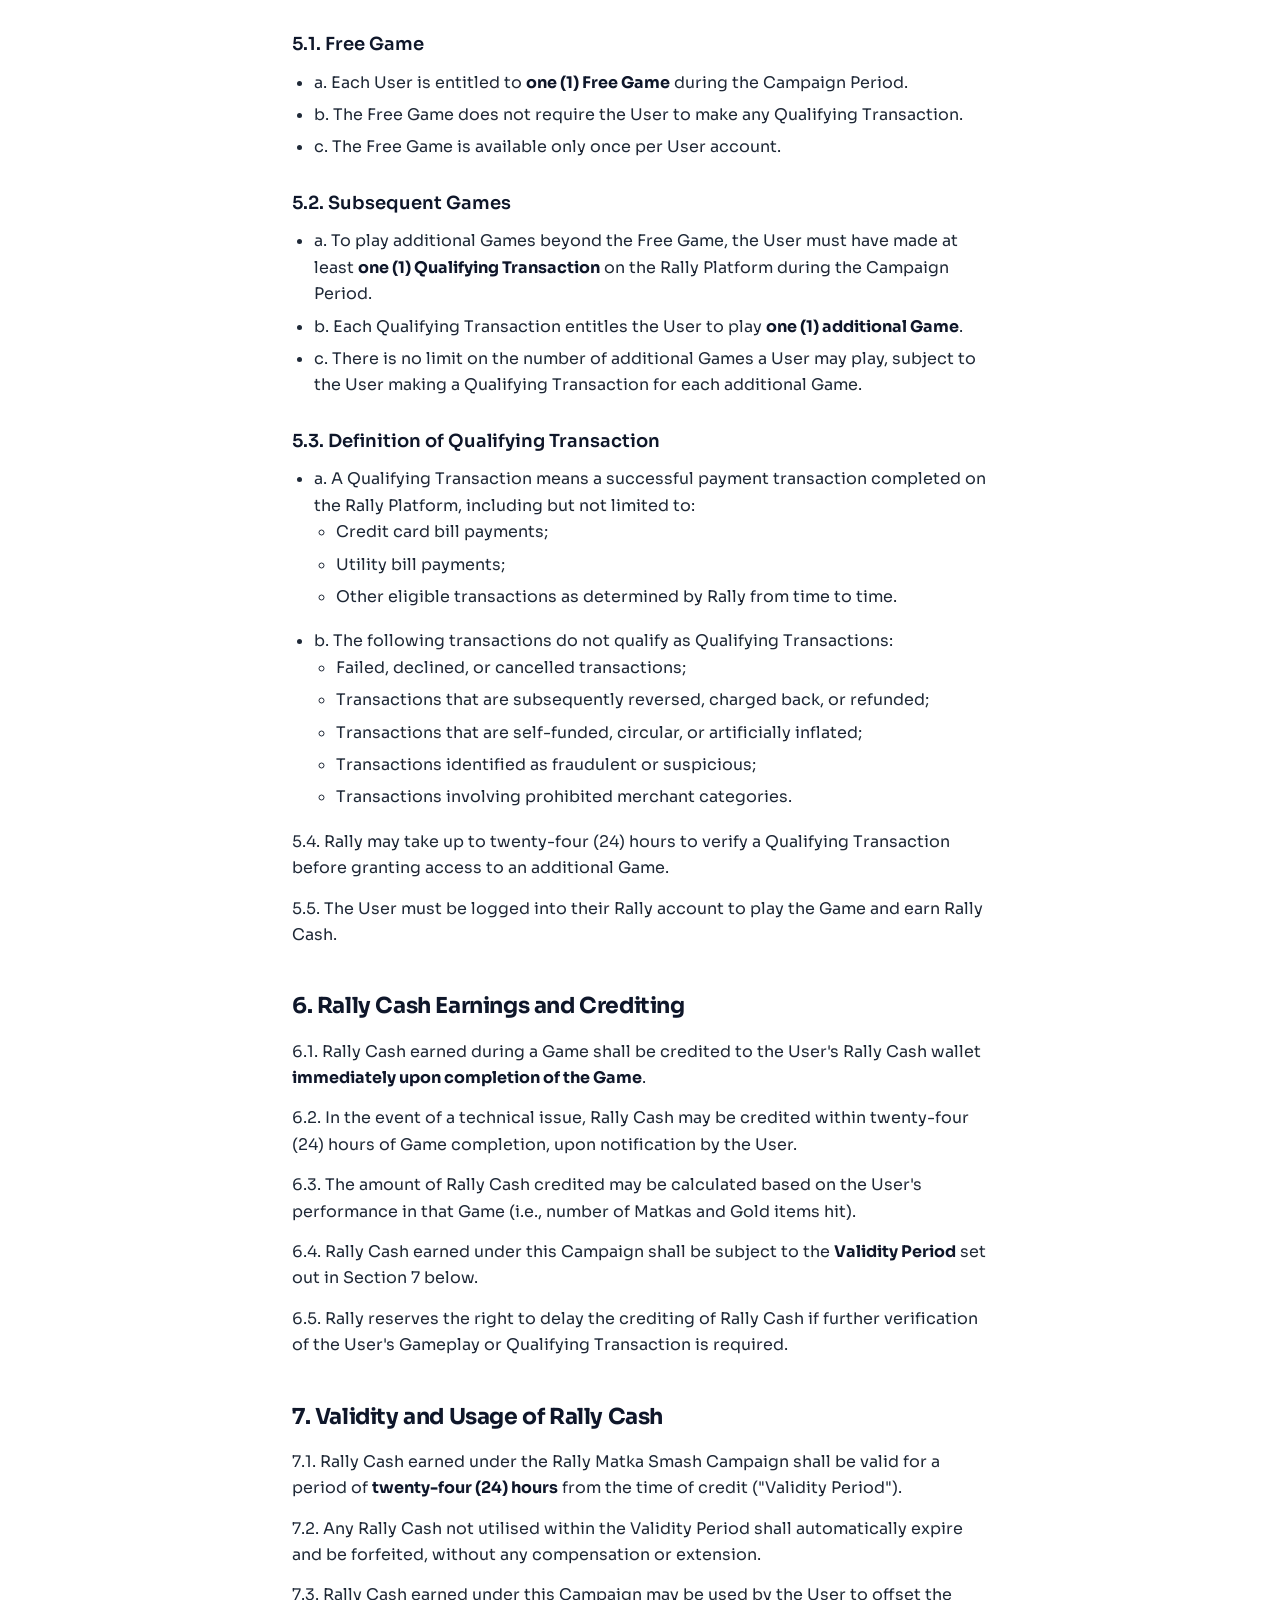
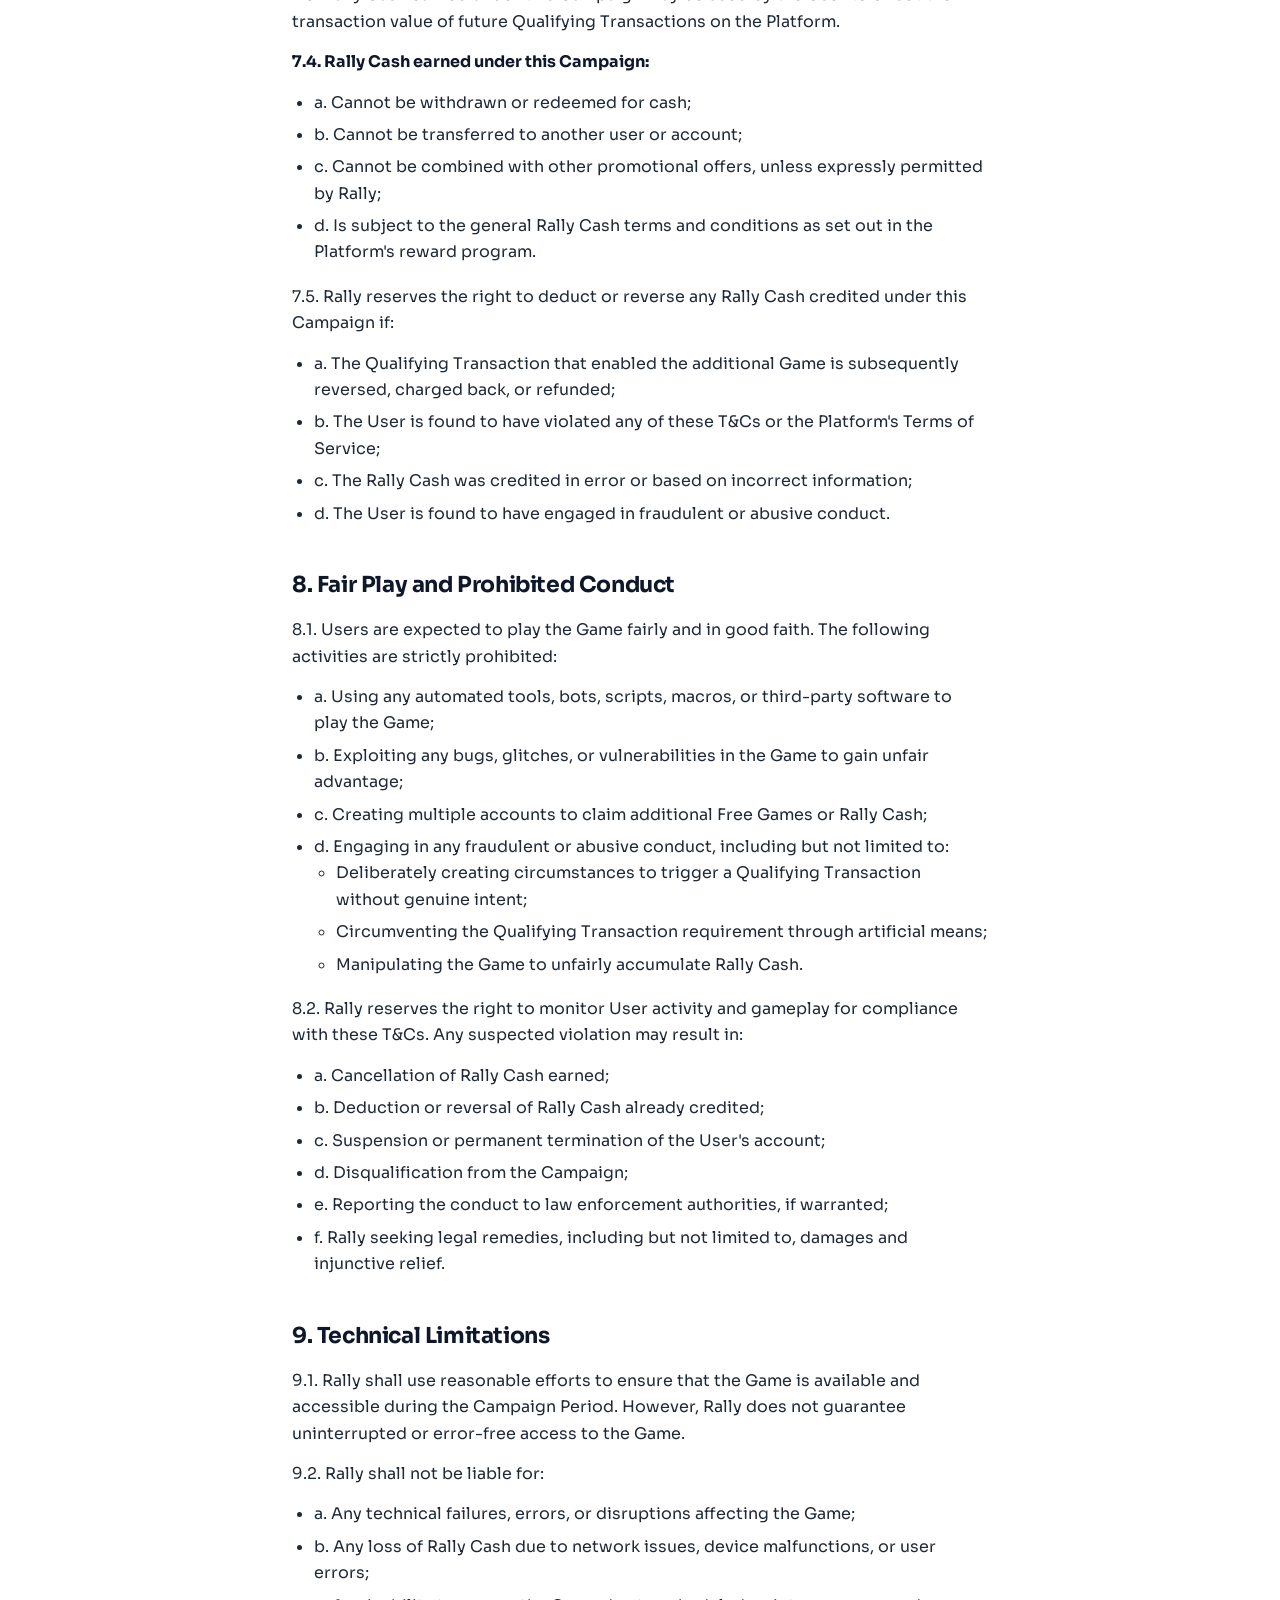
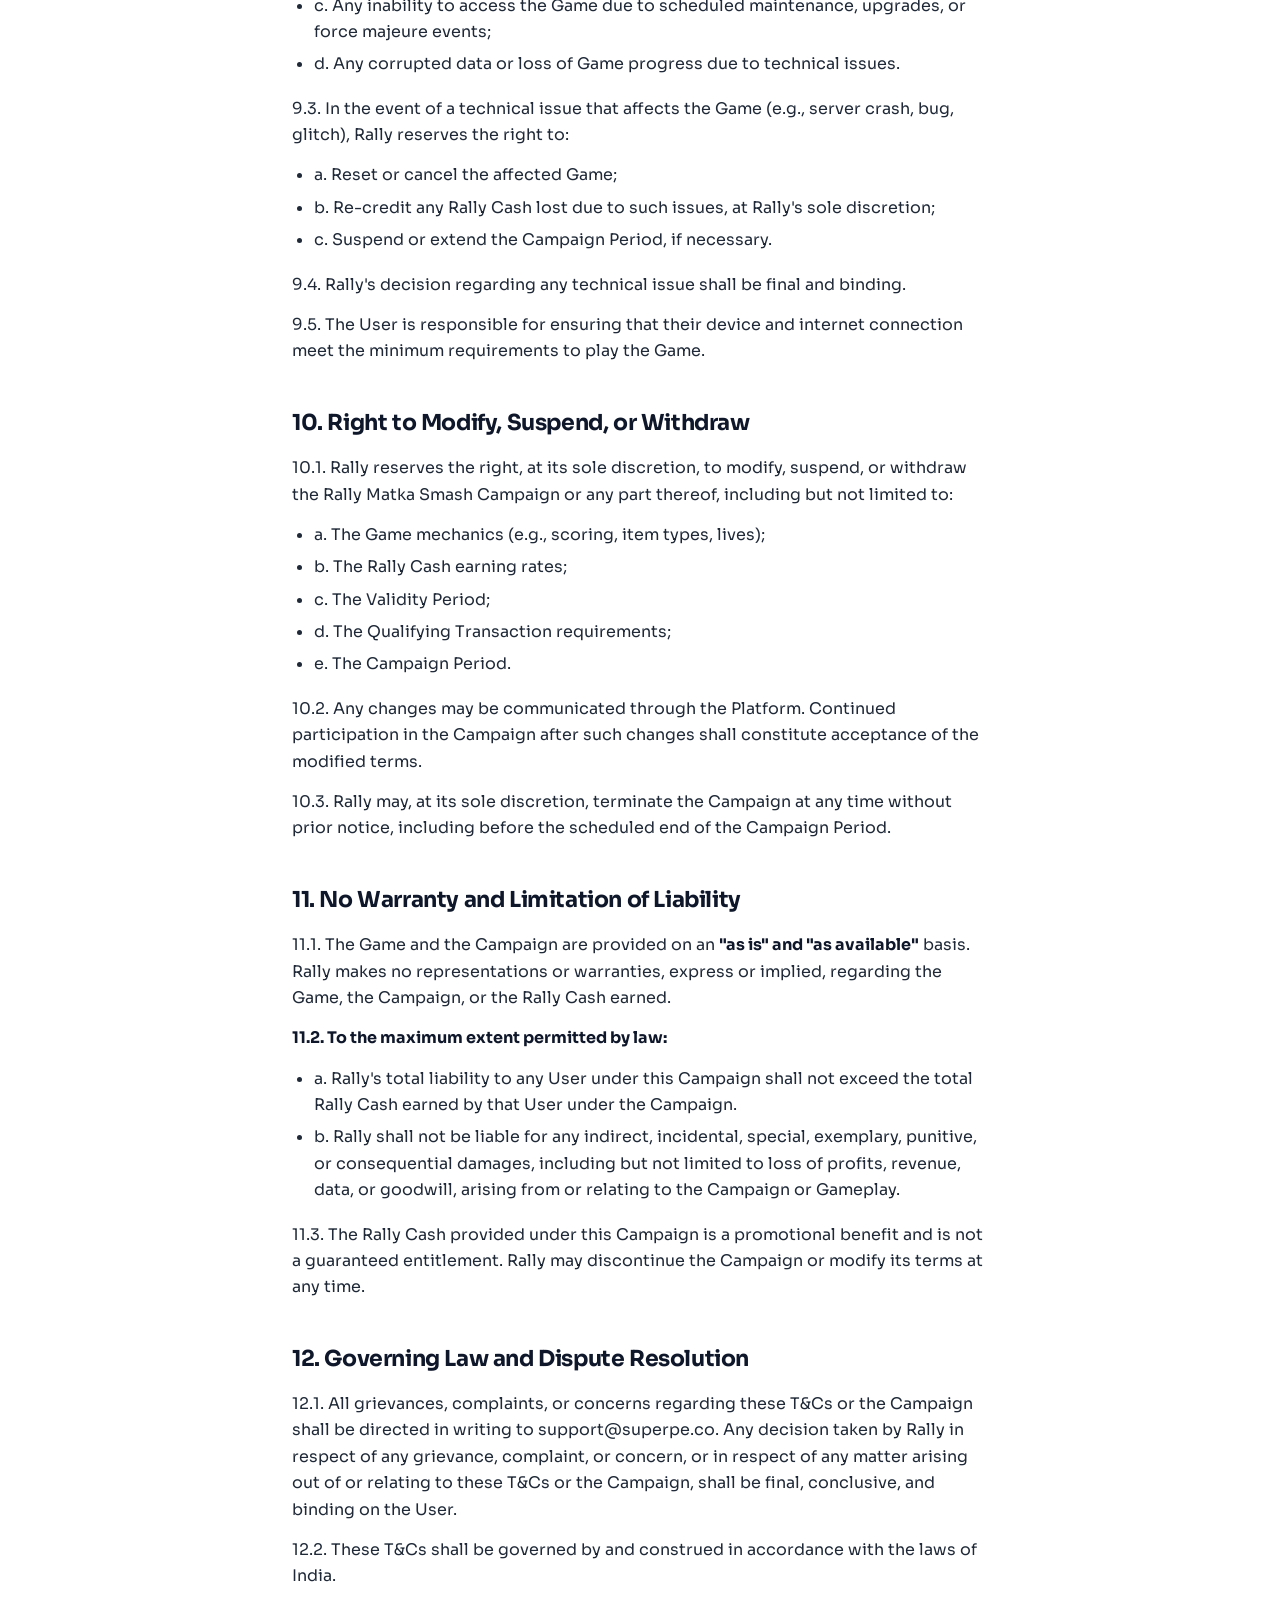
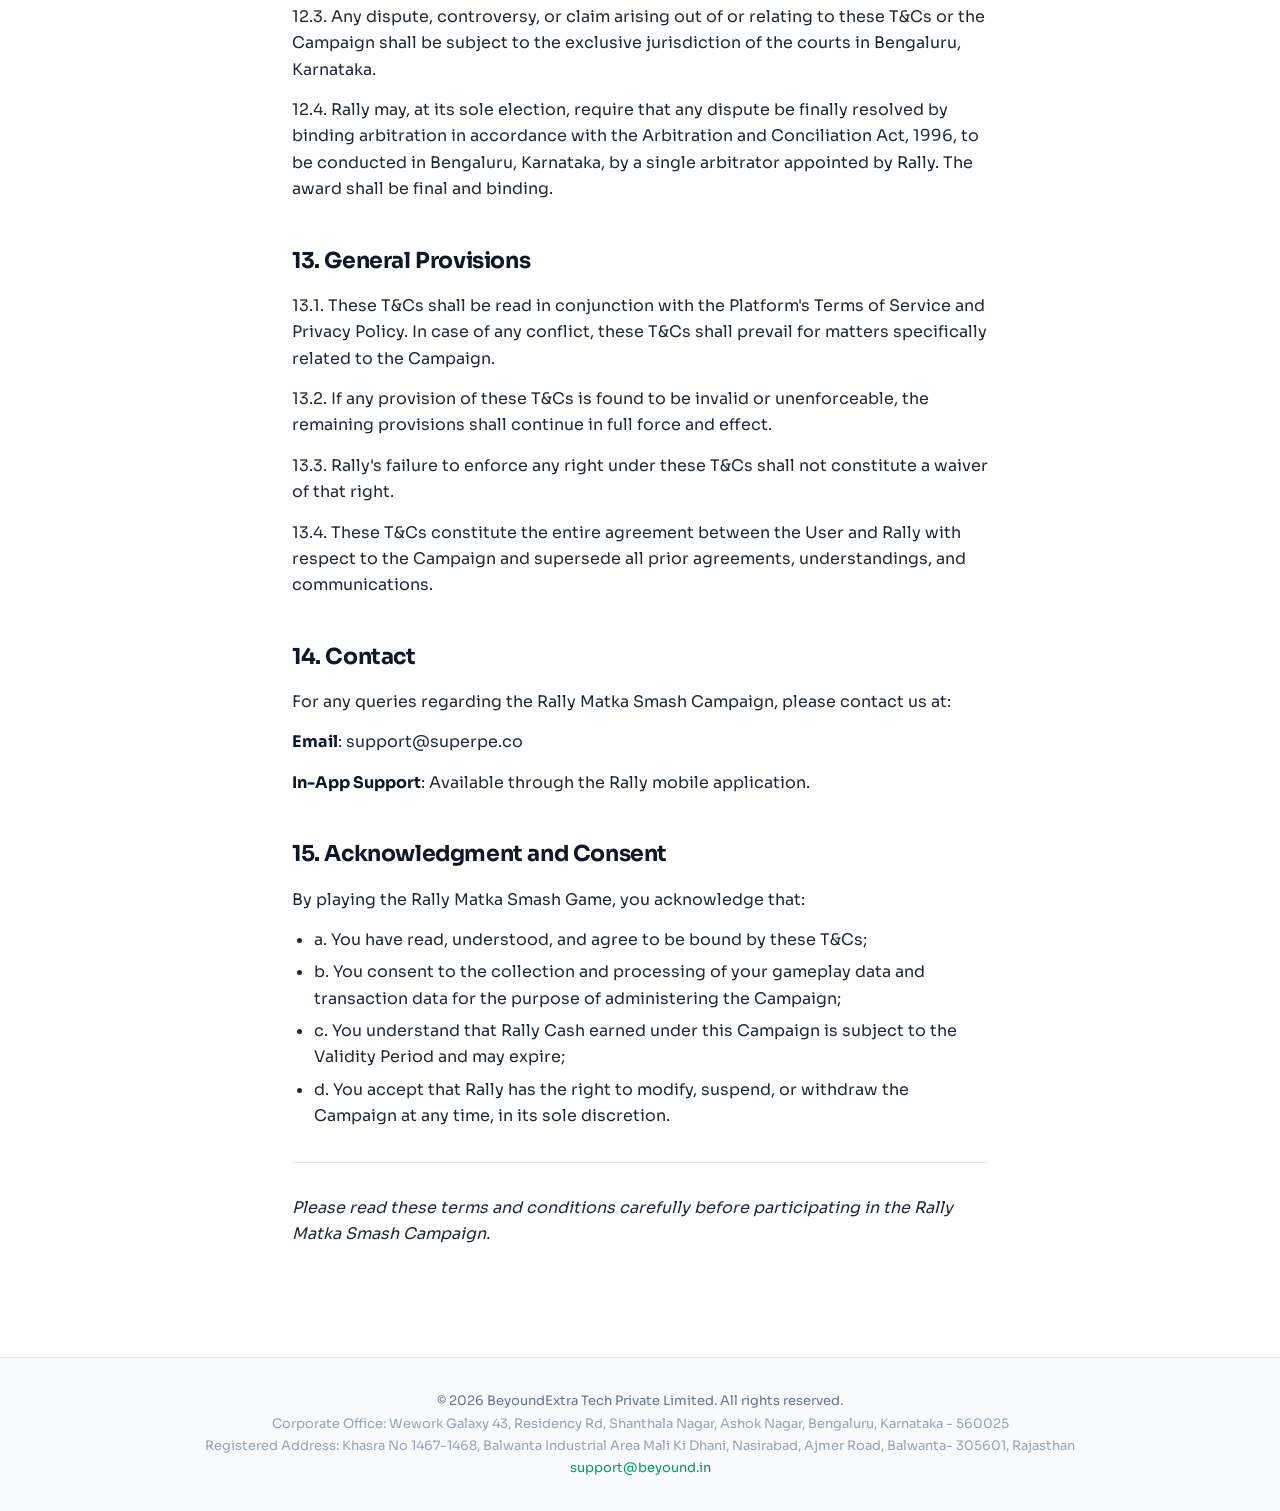
<file: policies/matka-smash.html>
<!doctype html>
<html lang="en">
  <head>
    <meta charset="UTF-8" />
    <meta name="viewport" content="width=device-width, initial-scale=1" />
    <title>Rally Matka Smash — Terms and Conditions — beyound</title>
    <meta
      name="description"
      content="Terms and Conditions governing the Rally Matka Smash campaign — earn Rally Cash by playing a limited-time skill-based game on the Rally Platform."
    />
    <meta name="theme-color" content="#059669" />
    <meta
      property="og:title"
      content="Rally Matka Smash — Terms and Conditions — beyound"
    />
    <meta
      property="og:description"
      content="Terms and Conditions governing the Rally Matka Smash campaign — earn Rally Cash by playing a limited-time skill-based game on the Rally Platform."
    />
    <meta property="og:type" content="website" />
    <link
      rel="icon"
      href="data:image/svg+xml,<svg xmlns='http://www.w3.org/2000/svg' viewBox='0 0 100 100'><circle cx='50' cy='50' r='50' fill='%23059669'/><text x='50' y='68' text-anchor='middle' font-size='52' font-weight='700' font-family='system-ui' fill='white'>b</text></svg>"
    />
    <link rel="preconnect" href="https://fonts.googleapis.com" />
    <link rel="preconnect" href="https://fonts.gstatic.com" crossorigin />
    <link
      href="https://fonts.googleapis.com/css2?family=Sora:wght@400;500;600;700;800&display=swap"
      rel="stylesheet"
    />
    <link rel="stylesheet" href="styles.css?v=20261013" />
    <script>
      // Co-brand the header as "beyound x Rally" when the page is opened from
      // the Rally app (?app=rally). Runs in <head> so the class is set before
      // first paint. Also carries app/webView params onto in-section policy
      // links so navigating from the index keeps the same header.
      try {
        var policyParams = new URLSearchParams(location.search);
        if (policyParams.get("app") === "rally") {
          document.documentElement.classList.add("app-rally");
        }
        var carried = ["app", "webView"].filter(function (k) { return policyParams.has(k); });
        if (carried.length) {
          document.addEventListener("DOMContentLoaded", function () {
            document.querySelectorAll('a[href$=".html"]').forEach(function (a) {
              if (/^[a-z]+:|^\/\//i.test(a.getAttribute("href"))) return;
              var url = new URL(a.href);
              carried.forEach(function (k) { url.searchParams.set(k, policyParams.get(k)); });
              a.href = url.toString();
            });
          });
        }
      } catch (e) {}
    </script>
    <script>
      // Hide chrome (e.g. "All policies" back-link) when embedded in a
      // native webview via ?webView=true. Runs synchronously in <head> so
      // the class is set before first paint — no flicker.
      try {
        if (new URLSearchParams(location.search).get("webView") === "true") {
          document.documentElement.classList.add("webview");
        }
      } catch (e) {}
    </script>
  </head>
  <body>
    <header class="page-header">
      <a class="brand-link" href="../">
        <span class="brand-mark">b</span>
        <span class="brand-name">beyound</span>
      </a>
      <span class="cobrand" aria-label="in partnership with Rally" hidden>
        <span class="cobrand-x" aria-hidden="true">&times;</span>
        <img class="cobrand-logo" src="assets/rally-logo.svg" alt="Rally" width="59" height="26" />
      </span>
      <a class="back-link" href="./">All policies</a>
    </header>
    <main class="policy">
      <p class="kicker">beyound · Platform</p>
      <h1>Rally Matka Smash – Terms and Conditions</h1>
      <p class="updated">Last updated: 03 September 2026</p>
      <article class="policy-body">
        <h2>1. Introduction</h2>
        <p>
          1.1. Rally is pleased to introduce the <strong>Rally Matka Smash</strong>
          campaign – a limited-time interactive game available on the Rally
          Platform. This campaign allows users to earn <strong>Rally Cash</strong>
          by playing a fun, skill-based game where they hit clay pots ("Matkas")
          and gold items while avoiding firecrackers and stones.
        </p>
        <p>
          1.2. These Terms and Conditions ("T&amp;Cs") govern the Rally Matka
          Smash campaign. By accessing, playing, or participating in the
          campaign, you ("User" or "Player") agree to be bound by these T&amp;Cs.
          If you do not agree to these T&amp;Cs, please do not participate in the
          campaign.
        </p>

        <h2>2. Definitions</h2>
        <p>
          2.1. <strong>"Campaign"</strong> means the Rally Matka Smash game
          available on the Rally Platform during the Campaign Period, as described
          in these T&amp;Cs.
        </p>
        <p>
          2.2. <strong>"Campaign Period"</strong> means the period commencing on
          <strong>3 September 2026</strong> and ending on
          <strong>8 September 2026</strong> (23:59 IST). Rally reserves the right
          to extend or shorten the Campaign Period at its sole discretion.
        </p>
        <p>
          2.3. <strong>"Rally"</strong> means the Rally platform, including its
          mobile application, website, and any associated services offered.
        </p>
        <p>
          2.4. <strong>"Rally Cash"</strong> means the reward currency issued by
          Rally on its Platform, which can be redeemed against future transactions
          as per the applicable reward program.
        </p>
        <p>
          2.5. <strong>"Qualifying Transaction"</strong> means a payment
          transaction successfully completed by a User on the Rally Platform
          during the Campaign Period, as determined by Rally in its sole
          discretion.
        </p>
        <p>
          2.6. <strong>"Game"</strong> means a single play session of the Rally
          Matka Smash game, during which a User has three (3) lives and attempts
          to hit Matkas and Gold items while avoiding Firecrackers and Stones.
        </p>
        <p>
          2.7. <strong>"Lives"</strong> means the number of chances a User has in
          a single Game. Each User starts a Game with three (3) Lives.
        </p>
        <p>
          2.8. <strong>"Free Game"</strong> means the first Game played by a User
          during the Campaign Period, which is provided without any charge or
          requirement to make a Qualifying Transaction.
        </p>
        <p>
          2.9. <strong>"Valid Rally Cash"</strong> means Rally Cash that has been
          credited to the User's wallet and remains within its Validity Period.
        </p>
        <p>
          2.10. <strong>"User"</strong> means any registered user of the Rally
          Platform who participates in the Campaign.
        </p>

        <h2>3. Eligibility</h2>
        <p>
          3.1. The Campaign is open to all registered users of the Rally Platform
          who are:
        </p>
        <ul>
          <li>a. At least 18 years of age;</li>
          <li>b. Residents of India;</li>
          <li>c. Have a valid account on the Rally Platform; and</li>
          <li>
            d. Are in compliance with Rally's Terms of Service and applicable
            laws.
          </li>
        </ul>
        <p>
          3.2. Employees, directors, officers, and affiliates of Rally, its
          parent companies, subsidiaries, and their immediate family members are
          not eligible to participate in the Campaign.
        </p>
        <p>
          3.3. Rally reserves the right to verify the eligibility of any User at
          any time during or after the Campaign Period.
        </p>
        <p>3.4. Rally reserves the right to disqualify any User who:</p>
        <ul>
          <li>a. Does not meet the eligibility criteria;</li>
          <li>b. Provides false, incomplete, or misleading information;</li>
          <li>c. Violates any provision of these T&amp;Cs;</li>
          <li>d. Engages in fraudulent, abusive, or unlawful conduct.</li>
        </ul>
        <p>
          3.5. The decision of Rally regarding eligibility shall be final,
          conclusive, and binding on all Users.
        </p>

        <h2>4. Campaign Mechanics</h2>
        <h3>4.1. How to Play</h3>
        <ul>
          <li>
            a. The User is presented with a game screen displaying a series of
            items moving across the screen.
          </li>
          <li>
            b. The User must tap or click on the following items to earn Rally
            Cash:
            <ul>
              <li>
                <strong>Matka (Clay Pot):</strong> A maximum of 1 Rally Cash per
                Matka hit.
              </li>
              <li>
                <strong>Gold Item:</strong> A maximum of 2 Rally Cash per Gold
                item hit.
              </li>
            </ul>
          </li>
          <li>
            c. The User must <strong>avoid</strong> tapping or clicking on the
            following items:
            <ul>
              <li>
                <strong>Firecracker:</strong> Hitting a Firecracker results in the
                loss of one (1) Life.
              </li>
              <li>
                <strong>Stone:</strong> Hitting a Stone results in the loss of one
                (1) Life.
              </li>
            </ul>
          </li>
          <li>
            d. If the User <strong>misses</strong> a Matka or a Stone (i.e., the
            item passes without being tapped), the User loses one (1) Life.
          </li>
        </ul>
        <h3>4.2. Lives</h3>
        <ul>
          <li>a. Each Game starts with <strong>three (3) Lives</strong>.</li>
          <li>b. The Game ends when the User loses all three (3) Lives.</li>
          <li>
            c. If the User loses all Lives, the Game ends and the User cannot
            continue that session.
          </li>
        </ul>
        <h3>4.3. Game Duration</h3>
        <p>
          Each Game lasts until the User loses all Lives or until the game timer
          expires (if applicable). Rally reserves the right to set a maximum
          duration for each Game.
        </p>
        <h3>4.4. Scoring</h3>
        <ul>
          <li>
            a. Rally Cash earned during a Game may be calculated based on the
            number of Matkas and Gold items successfully hit during that Game.
          </li>
          <li>
            b. There is no upper limit on the amount of Rally Cash that can be
            earned in a single Game.
          </li>
          <li>
            c. The final grant of Rally Cash at the end of each Game is at the
            sole discretion of Rally. Rally's decision shall be final and binding.
          </li>
        </ul>

        <h2>5. Access and Play Limits</h2>
        <h3>5.1. Free Game</h3>
        <ul>
          <li>
            a. Each User is entitled to <strong>one (1) Free Game</strong> during
            the Campaign Period.
          </li>
          <li>
            b. The Free Game does not require the User to make any Qualifying
            Transaction.
          </li>
          <li>c. The Free Game is available only once per User account.</li>
        </ul>
        <h3>5.2. Subsequent Games</h3>
        <ul>
          <li>
            a. To play additional Games beyond the Free Game, the User must have
            made at least <strong>one (1) Qualifying Transaction</strong> on the
            Rally Platform during the Campaign Period.
          </li>
          <li>
            b. Each Qualifying Transaction entitles the User to play
            <strong>one (1) additional Game</strong>.
          </li>
          <li>
            c. There is no limit on the number of additional Games a User may
            play, subject to the User making a Qualifying Transaction for each
            additional Game.
          </li>
        </ul>
        <h3>5.3. Definition of Qualifying Transaction</h3>
        <ul>
          <li>
            a. A Qualifying Transaction means a successful payment transaction
            completed on the Rally Platform, including but not limited to:
            <ul>
              <li>Credit card bill payments;</li>
              <li>Utility bill payments;</li>
              <li>
                Other eligible transactions as determined by Rally from time to
                time.
              </li>
            </ul>
          </li>
          <li>
            b. The following transactions do not qualify as Qualifying
            Transactions:
            <ul>
              <li>Failed, declined, or cancelled transactions;</li>
              <li>
                Transactions that are subsequently reversed, charged back, or
                refunded;
              </li>
              <li>
                Transactions that are self-funded, circular, or artificially
                inflated;
              </li>
              <li>Transactions identified as fraudulent or suspicious;</li>
              <li>Transactions involving prohibited merchant categories.</li>
            </ul>
          </li>
        </ul>
        <p>
          5.4. Rally may take up to twenty-four (24) hours to verify a Qualifying
          Transaction before granting access to an additional Game.
        </p>
        <p>
          5.5. The User must be logged into their Rally account to play the Game
          and earn Rally Cash.
        </p>

        <h2>6. Rally Cash Earnings and Crediting</h2>
        <p>
          6.1. Rally Cash earned during a Game shall be credited to the User's
          Rally Cash wallet <strong>immediately upon completion of the Game</strong>.
        </p>
        <p>
          6.2. In the event of a technical issue, Rally Cash may be credited
          within twenty-four (24) hours of Game completion, upon notification by
          the User.
        </p>
        <p>
          6.3. The amount of Rally Cash credited may be calculated based on the
          User's performance in that Game (i.e., number of Matkas and Gold items
          hit).
        </p>
        <p>
          6.4. Rally Cash earned under this Campaign shall be subject to the
          <strong>Validity Period</strong> set out in Section 7 below.
        </p>
        <p>
          6.5. Rally reserves the right to delay the crediting of Rally Cash if
          further verification of the User's Gameplay or Qualifying Transaction is
          required.
        </p>

        <h2>7. Validity and Usage of Rally Cash</h2>
        <p>
          7.1. Rally Cash earned under the Rally Matka Smash Campaign shall be
          valid for a period of <strong>twenty-four (24) hours</strong> from the
          time of credit ("Validity Period").
        </p>
        <p>
          7.2. Any Rally Cash not utilised within the Validity Period shall
          automatically expire and be forfeited, without any compensation or
          extension.
        </p>
        <p>
          7.3. Rally Cash earned under this Campaign may be used by the User to
          offset the transaction value of future Qualifying Transactions on the
          Platform.
        </p>
        <p><strong>7.4. Rally Cash earned under this Campaign:</strong></p>
        <ul>
          <li>a. Cannot be withdrawn or redeemed for cash;</li>
          <li>b. Cannot be transferred to another user or account;</li>
          <li>
            c. Cannot be combined with other promotional offers, unless expressly
            permitted by Rally;
          </li>
          <li>
            d. Is subject to the general Rally Cash terms and conditions as set
            out in the Platform's reward program.
          </li>
        </ul>
        <p>
          7.5. Rally reserves the right to deduct or reverse any Rally Cash
          credited under this Campaign if:
        </p>
        <ul>
          <li>
            a. The Qualifying Transaction that enabled the additional Game is
            subsequently reversed, charged back, or refunded;
          </li>
          <li>
            b. The User is found to have violated any of these T&amp;Cs or the
            Platform's Terms of Service;
          </li>
          <li>
            c. The Rally Cash was credited in error or based on incorrect
            information;
          </li>
          <li>
            d. The User is found to have engaged in fraudulent or abusive conduct.
          </li>
        </ul>

        <h2>8. Fair Play and Prohibited Conduct</h2>
        <p>
          8.1. Users are expected to play the Game fairly and in good faith. The
          following activities are strictly prohibited:
        </p>
        <ul>
          <li>
            a. Using any automated tools, bots, scripts, macros, or third-party
            software to play the Game;
          </li>
          <li>
            b. Exploiting any bugs, glitches, or vulnerabilities in the Game to
            gain unfair advantage;
          </li>
          <li>
            c. Creating multiple accounts to claim additional Free Games or Rally
            Cash;
          </li>
          <li>
            d. Engaging in any fraudulent or abusive conduct, including but not
            limited to:
            <ul>
              <li>
                Deliberately creating circumstances to trigger a Qualifying
                Transaction without genuine intent;
              </li>
              <li>
                Circumventing the Qualifying Transaction requirement through
                artificial means;
              </li>
              <li>
                Manipulating the Game to unfairly accumulate Rally Cash.
              </li>
            </ul>
          </li>
        </ul>
        <p>
          8.2. Rally reserves the right to monitor User activity and gameplay for
          compliance with these T&amp;Cs. Any suspected violation may result in:
        </p>
        <ul>
          <li>a. Cancellation of Rally Cash earned;</li>
          <li>b. Deduction or reversal of Rally Cash already credited;</li>
          <li>c. Suspension or permanent termination of the User's account;</li>
          <li>d. Disqualification from the Campaign;</li>
          <li>
            e. Reporting the conduct to law enforcement authorities, if warranted;
          </li>
          <li>
            f. Rally seeking legal remedies, including but not limited to, damages
            and injunctive relief.
          </li>
        </ul>

        <h2>9. Technical Limitations</h2>
        <p>
          9.1. Rally shall use reasonable efforts to ensure that the Game is
          available and accessible during the Campaign Period. However, Rally does
          not guarantee uninterrupted or error-free access to the Game.
        </p>
        <p>9.2. Rally shall not be liable for:</p>
        <ul>
          <li>a. Any technical failures, errors, or disruptions affecting the Game;</li>
          <li>
            b. Any loss of Rally Cash due to network issues, device malfunctions,
            or user errors;
          </li>
          <li>
            c. Any inability to access the Game due to scheduled maintenance,
            upgrades, or force majeure events;
          </li>
          <li>
            d. Any corrupted data or loss of Game progress due to technical
            issues.
          </li>
        </ul>
        <p>
          9.3. In the event of a technical issue that affects the Game (e.g.,
          server crash, bug, glitch), Rally reserves the right to:
        </p>
        <ul>
          <li>a. Reset or cancel the affected Game;</li>
          <li>
            b. Re-credit any Rally Cash lost due to such issues, at Rally's sole
            discretion;
          </li>
          <li>c. Suspend or extend the Campaign Period, if necessary.</li>
        </ul>
        <p>
          9.4. Rally's decision regarding any technical issue shall be final and
          binding.
        </p>
        <p>
          9.5. The User is responsible for ensuring that their device and internet
          connection meet the minimum requirements to play the Game.
        </p>

        <h2>10. Right to Modify, Suspend, or Withdraw</h2>
        <p>
          10.1. Rally reserves the right, at its sole discretion, to modify,
          suspend, or withdraw the Rally Matka Smash Campaign or any part thereof,
          including but not limited to:
        </p>
        <ul>
          <li>a. The Game mechanics (e.g., scoring, item types, lives);</li>
          <li>b. The Rally Cash earning rates;</li>
          <li>c. The Validity Period;</li>
          <li>d. The Qualifying Transaction requirements;</li>
          <li>e. The Campaign Period.</li>
        </ul>
        <p>
          10.2. Any changes may be communicated through the Platform. Continued
          participation in the Campaign after such changes shall constitute
          acceptance of the modified terms.
        </p>
        <p>
          10.3. Rally may, at its sole discretion, terminate the Campaign at any
          time without prior notice, including before the scheduled end of the
          Campaign Period.
        </p>

        <h2>11. No Warranty and Limitation of Liability</h2>
        <p>
          11.1. The Game and the Campaign are provided on an
          <strong>"as is" and "as available"</strong> basis. Rally makes no
          representations or warranties, express or implied, regarding the Game,
          the Campaign, or the Rally Cash earned.
        </p>
        <p><strong>11.2. To the maximum extent permitted by law:</strong></p>
        <ul>
          <li>
            a. Rally's total liability to any User under this Campaign shall not
            exceed the total Rally Cash earned by that User under the Campaign.
          </li>
          <li>
            b. Rally shall not be liable for any indirect, incidental, special,
            exemplary, punitive, or consequential damages, including but not
            limited to loss of profits, revenue, data, or goodwill, arising from
            or relating to the Campaign or Gameplay.
          </li>
        </ul>
        <p>
          11.3. The Rally Cash provided under this Campaign is a promotional
          benefit and is not a guaranteed entitlement. Rally may discontinue the
          Campaign or modify its terms at any time.
        </p>

        <h2>12. Governing Law and Dispute Resolution</h2>
        <p>
          12.1. All grievances, complaints, or concerns regarding these T&amp;Cs
          or the Campaign shall be directed in writing to support@superpe.co. Any
          decision taken by Rally in respect of any grievance, complaint, or
          concern, or in respect of any matter arising out of or relating to these
          T&amp;Cs or the Campaign, shall be final, conclusive, and binding on the
          User.
        </p>
        <p>
          12.2. These T&amp;Cs shall be governed by and construed in accordance
          with the laws of India.
        </p>
        <p>
          12.3. Any dispute, controversy, or claim arising out of or relating to
          these T&amp;Cs or the Campaign shall be subject to the exclusive
          jurisdiction of the courts in Bengaluru, Karnataka.
        </p>
        <p>
          12.4. Rally may, at its sole election, require that any dispute be
          finally resolved by binding arbitration in accordance with the
          Arbitration and Conciliation Act, 1996, to be conducted in Bengaluru,
          Karnataka, by a single arbitrator appointed by Rally. The award shall be
          final and binding.
        </p>

        <h2>13. General Provisions</h2>
        <p>
          13.1. These T&amp;Cs shall be read in conjunction with the Platform's
          Terms of Service and Privacy Policy. In case of any conflict, these
          T&amp;Cs shall prevail for matters specifically related to the Campaign.
        </p>
        <p>
          13.2. If any provision of these T&amp;Cs is found to be invalid or
          unenforceable, the remaining provisions shall continue in full force and
          effect.
        </p>
        <p>
          13.3. Rally's failure to enforce any right under these T&amp;Cs shall
          not constitute a waiver of that right.
        </p>
        <p>
          13.4. These T&amp;Cs constitute the entire agreement between the User
          and Rally with respect to the Campaign and supersede all prior
          agreements, understandings, and communications.
        </p>

        <h2>14. Contact</h2>
        <p>
          For any queries regarding the Rally Matka Smash Campaign, please contact
          us at:
        </p>
        <p><strong>Email</strong>: support@superpe.co</p>
        <p>
          <strong>In-App Support</strong>: Available through the Rally mobile
          application.
        </p>

        <h2>15. Acknowledgment and Consent</h2>
        <p>By playing the Rally Matka Smash Game, you acknowledge that:</p>
        <ul>
          <li>
            a. You have read, understood, and agree to be bound by these T&amp;Cs;
          </li>
          <li>
            b. You consent to the collection and processing of your gameplay data
            and transaction data for the purpose of administering the Campaign;
          </li>
          <li>
            c. You understand that Rally Cash earned under this Campaign is subject
            to the Validity Period and may expire;
          </li>
          <li>
            d. You accept that Rally has the right to modify, suspend, or withdraw
            the Campaign at any time, in its sole discretion.
          </li>
        </ul>

        <hr />
        <p>
          <em
            >Please read these terms and conditions carefully before
            participating in the Rally Matka Smash Campaign.</em
          >
        </p>
      </article>
    </main>
    <footer class="page-footer">
      <p>&copy; 2026 BeyoundExtra Tech Private Limited. All rights reserved.</p>
      <p class="address">
        Corporate Office: Wework Galaxy 43, Residency Rd, Shanthala Nagar, Ashok Nagar, Bengaluru, Karnataka - 560025
      </p>
      <p class="address">
        Registered Address: Khasra No 1467-1468, Balwanta Industrial Area Mali
        Ki Dhani, Nasirabad, Ajmer Road, Balwanta- 305601, Rajasthan
      </p>
      <p><a href="mailto:support@beyound.in">support@beyound.in</a></p>
    </footer>
  </body>
</html>
</file>
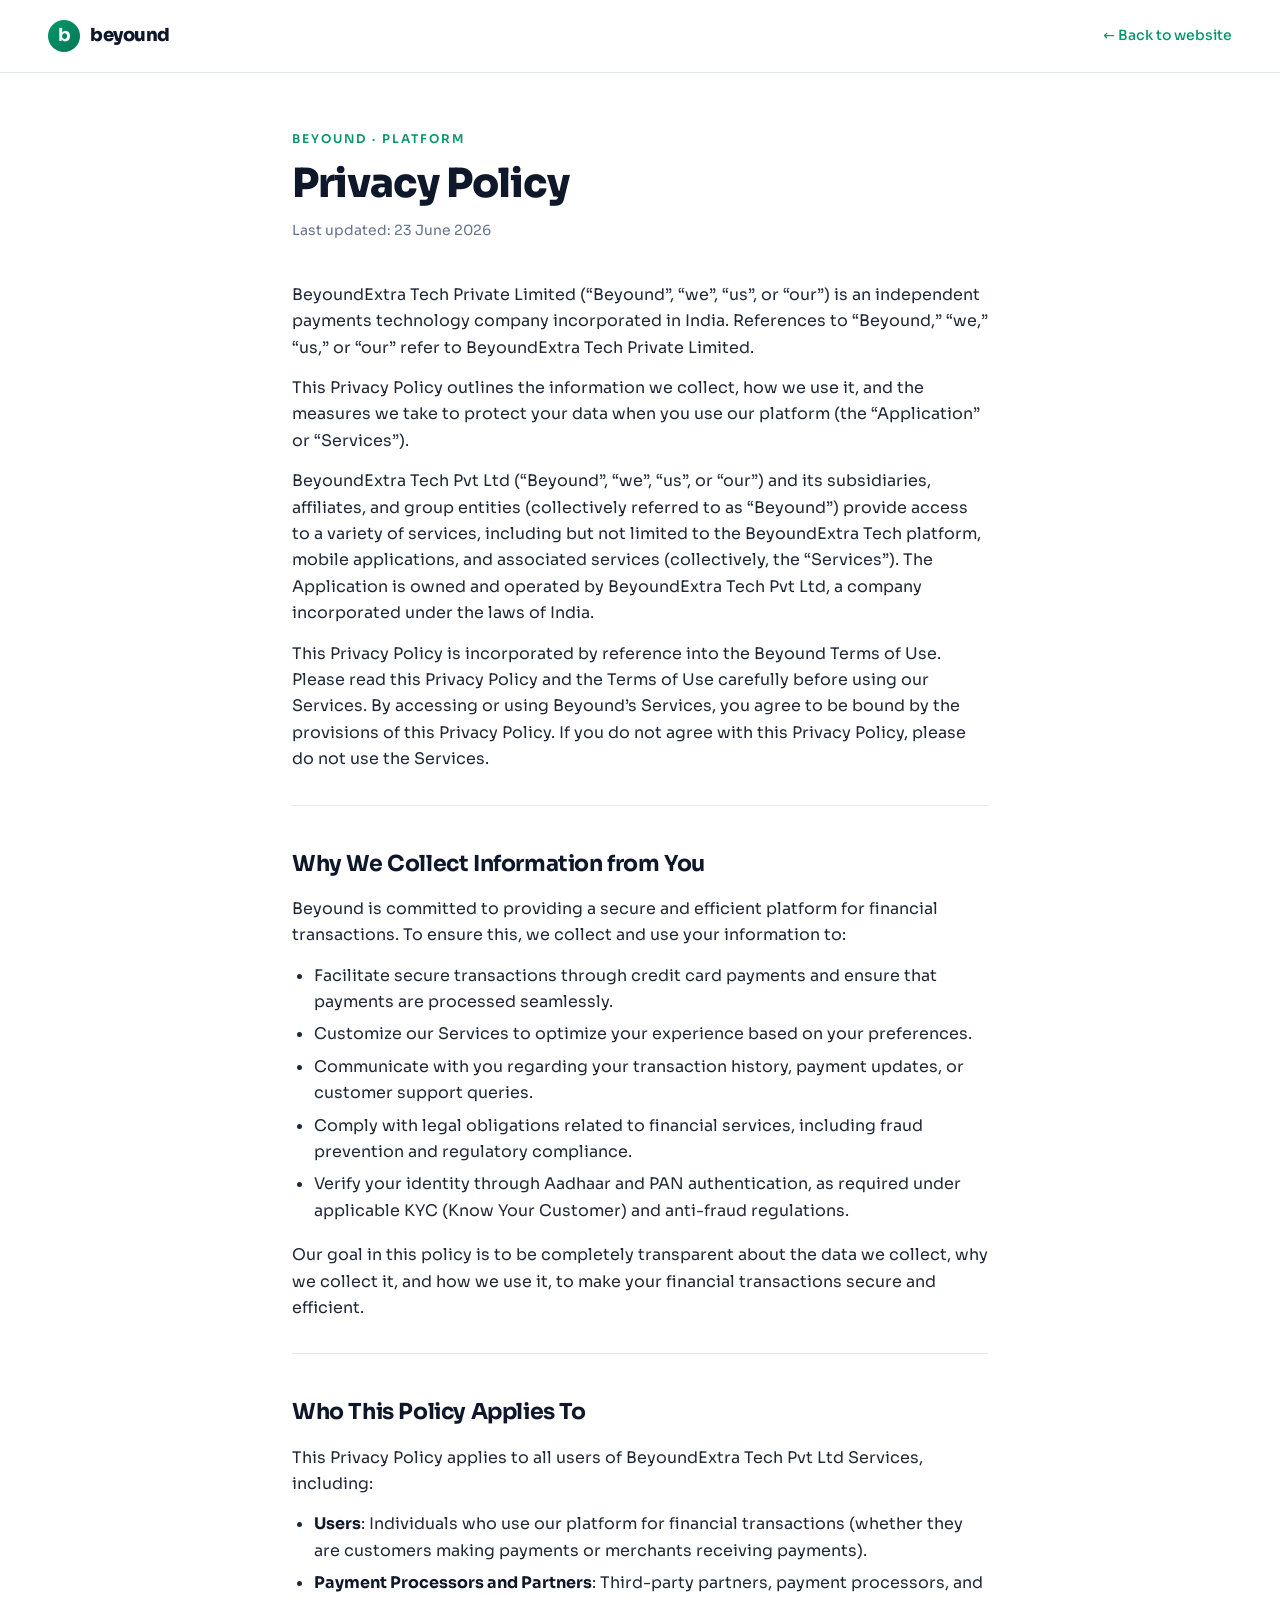
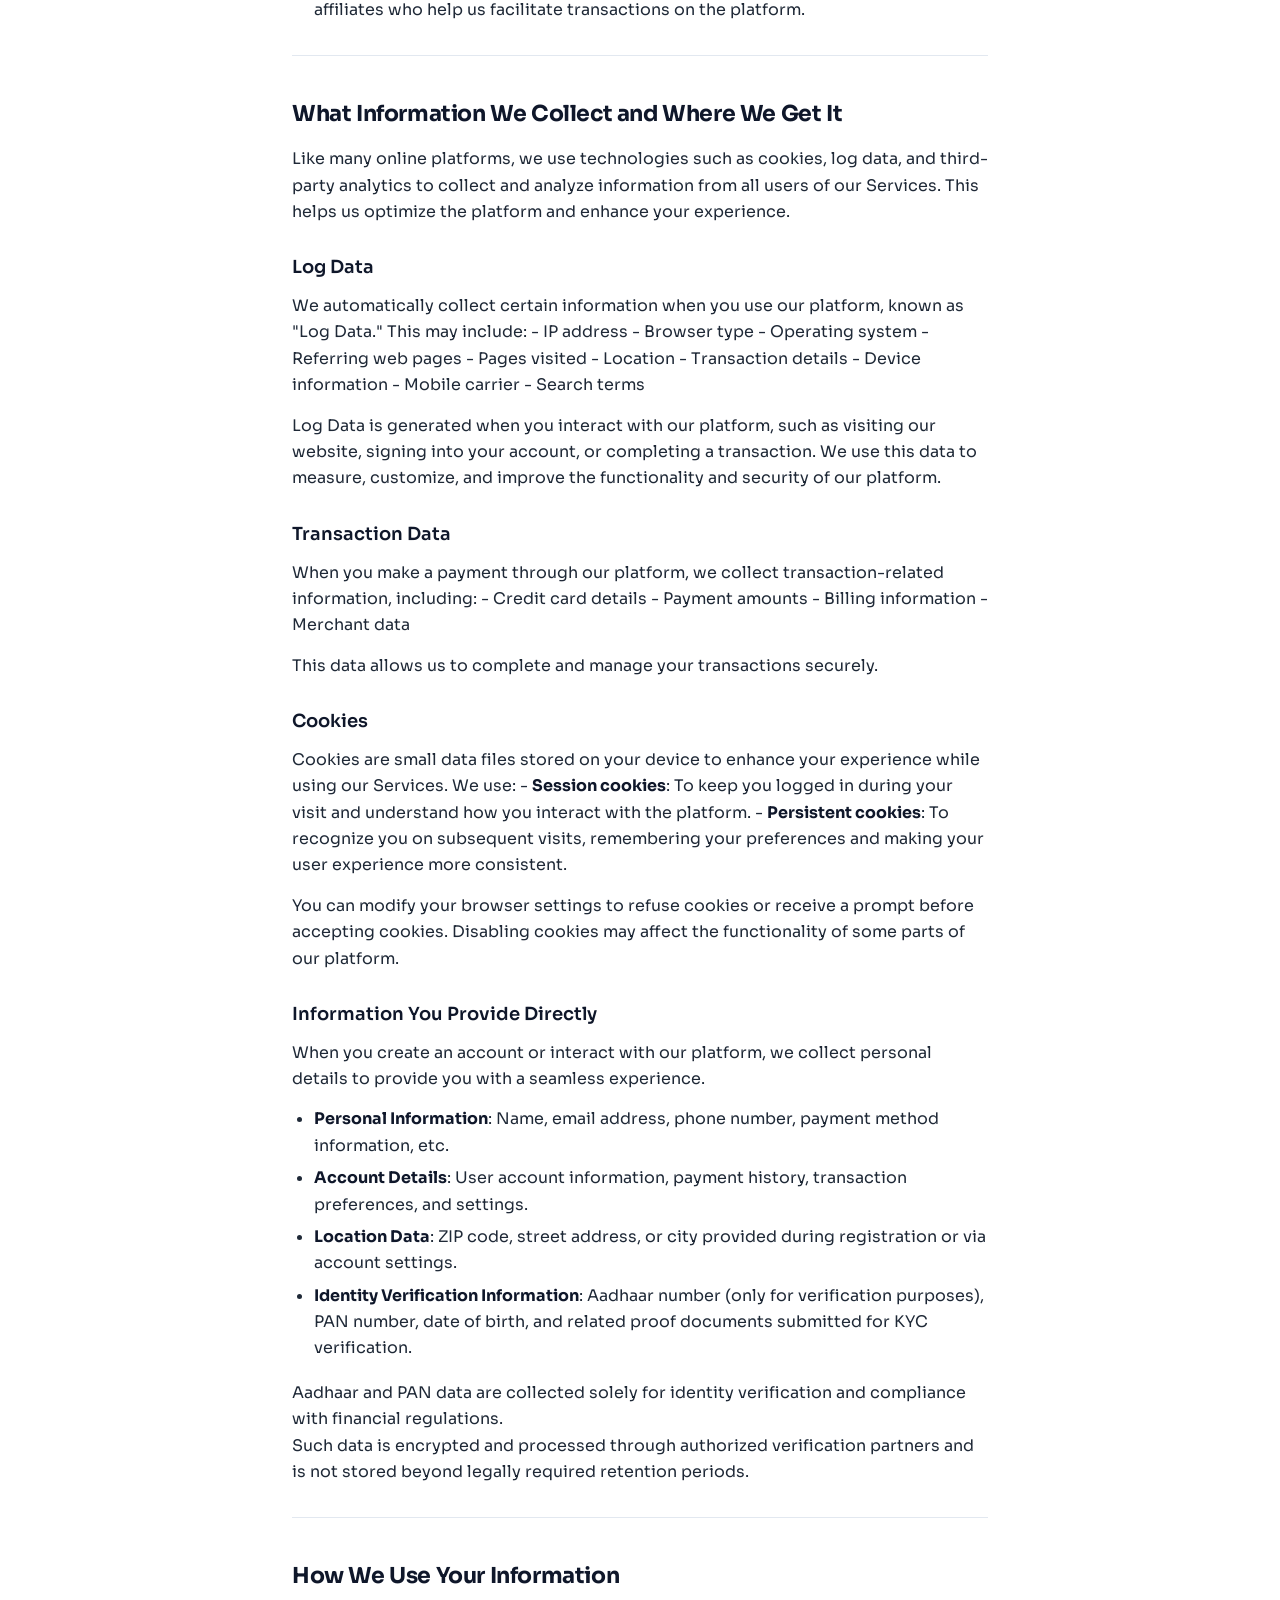
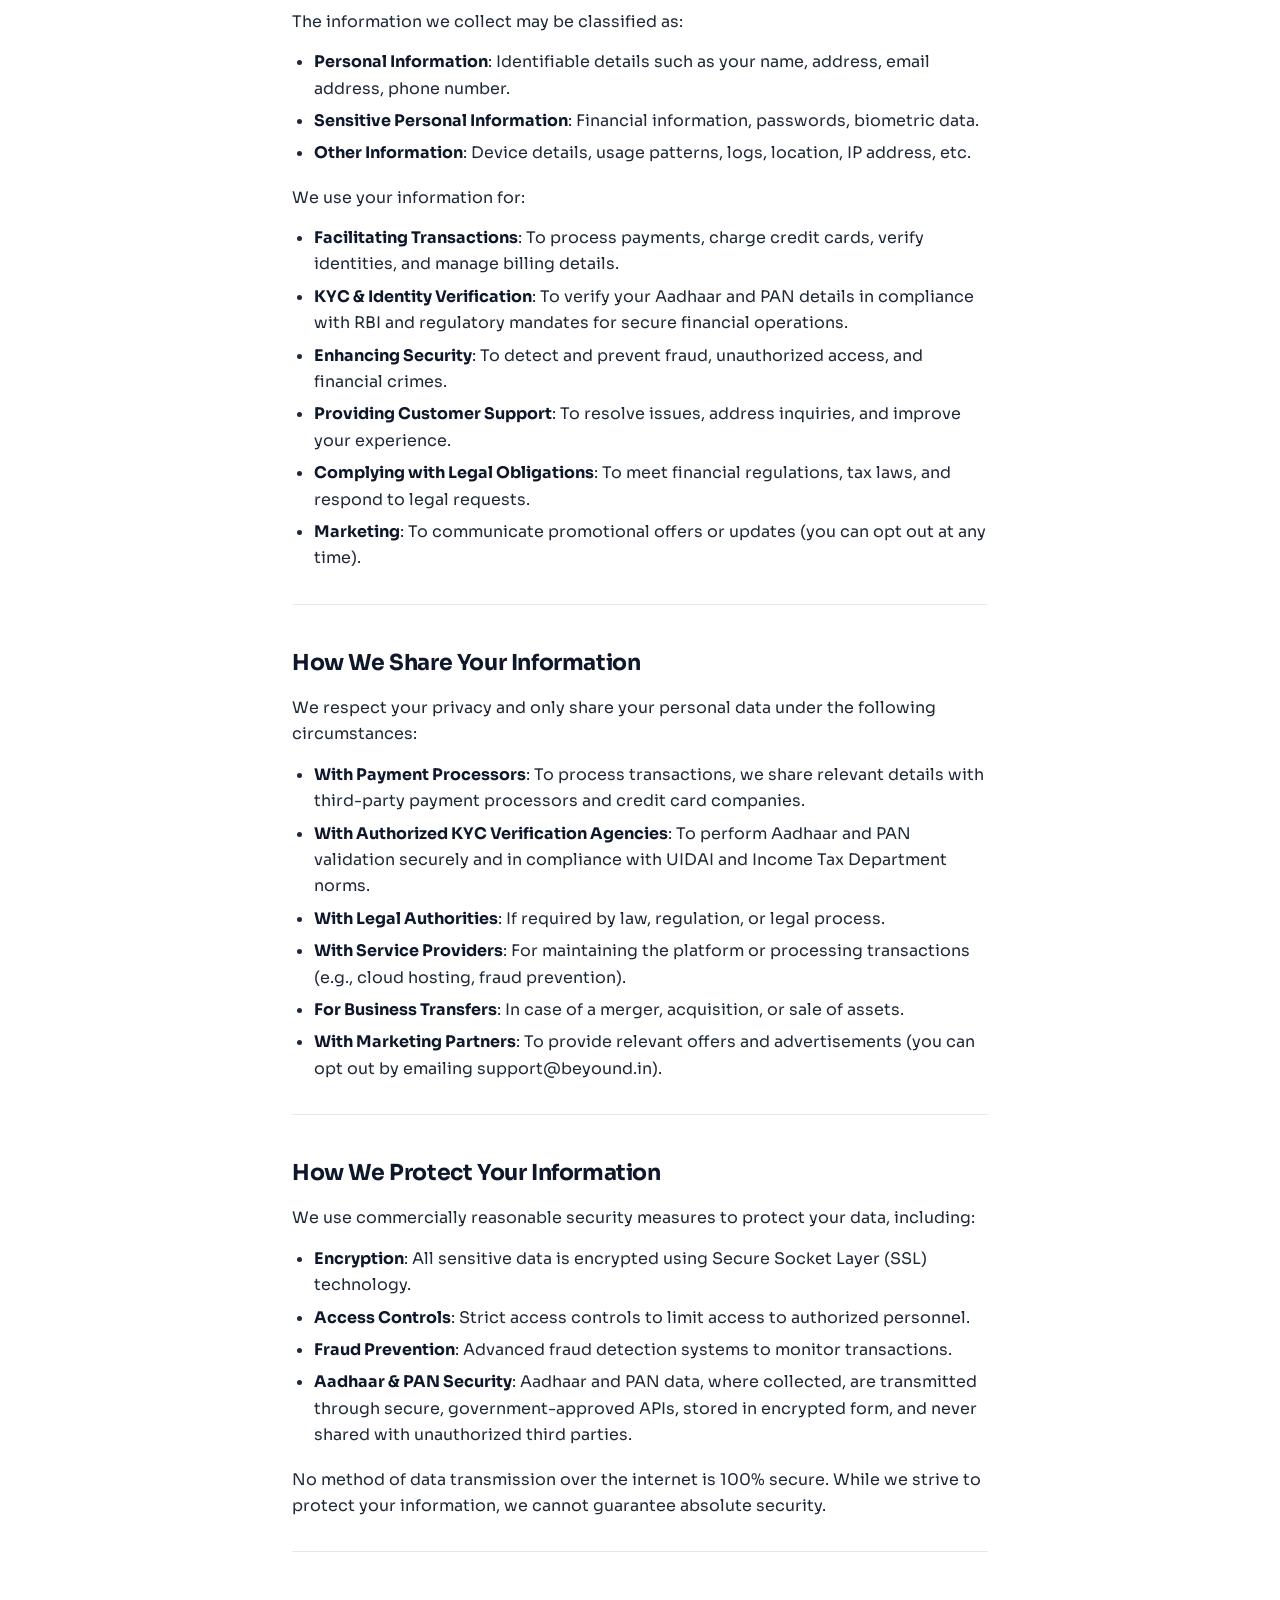
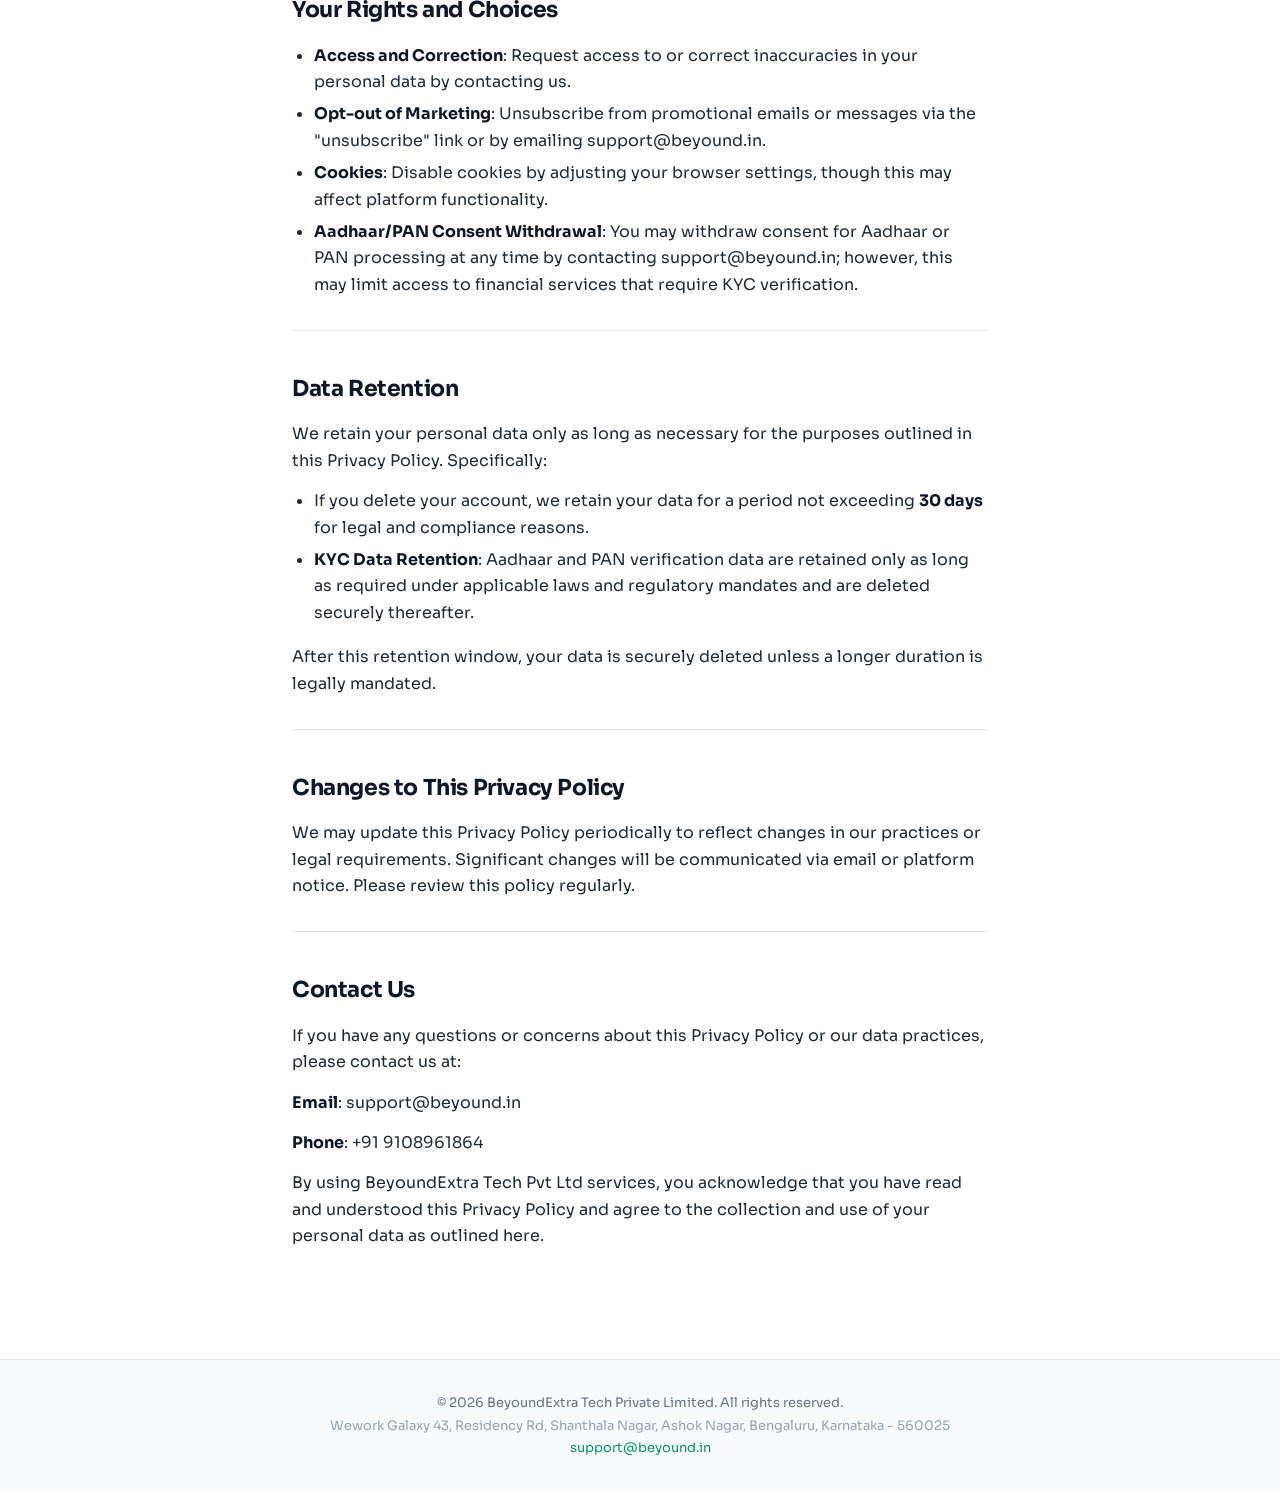
<file: policies/privacy.html>
<!doctype html>
<html lang="en">
  <head>
    <meta charset="UTF-8" />
    <meta name="viewport" content="width=device-width, initial-scale=1" />
    <title>Privacy Policy — beyound</title>
    <meta
      name="description"
      content="Our privacy commitments — what we collect, how we use it, your rights."
    />
    <meta name="theme-color" content="#059669" />
    <meta property="og:title" content="Privacy Policy — beyound" />
    <meta
      property="og:description"
      content="Our privacy commitments — what we collect, how we use it, your rights."
    />
    <meta property="og:type" content="website" />
    <link
      rel="icon"
      href="data:image/svg+xml,<svg xmlns='http://www.w3.org/2000/svg' viewBox='0 0 100 100'><circle cx='50' cy='50' r='50' fill='%23059669'/><text x='50' y='68' text-anchor='middle' font-size='52' font-weight='700' font-family='system-ui' fill='white'>b</text></svg>"
    />
    <link rel="preconnect" href="https://fonts.googleapis.com" />
    <link rel="preconnect" href="https://fonts.gstatic.com" crossorigin />
    <link
      href="https://fonts.googleapis.com/css2?family=Sora:wght@400;500;600;700;800&display=swap"
      rel="stylesheet"
    />
    <link rel="stylesheet" href="styles.css?v=20261013" />
    <script>
      // Co-brand the header as "beyound x Rally" when the page is opened from
      // the Rally app (?app=rally). Runs in <head> so the class is set before
      // first paint. Also carries app/webView params onto in-section policy
      // links so navigating from the index keeps the same header.
      try {
        var policyParams = new URLSearchParams(location.search);
        if (policyParams.get("app") === "rally") {
          document.documentElement.classList.add("app-rally");
        }
        var carried = ["app", "webView"].filter(function (k) { return policyParams.has(k); });
        if (carried.length) {
          document.addEventListener("DOMContentLoaded", function () {
            document.querySelectorAll('a[href$=".html"]').forEach(function (a) {
              if (/^[a-z]+:|^\/\//i.test(a.getAttribute("href"))) return;
              var url = new URL(a.href);
              carried.forEach(function (k) { url.searchParams.set(k, policyParams.get(k)); });
              a.href = url.toString();
            });
          });
        }
      } catch (e) {}
    </script>
    <script>
      // Hide chrome (e.g. "All policies" back-link) when embedded in a
      // native webview via ?webView=true. Runs synchronously in <head> so
      // the class is set before first paint — no flicker.
      try {
        if (new URLSearchParams(location.search).get("webView") === "true") {
          document.documentElement.classList.add("webview");
        }
      } catch (e) {}
    </script>
  </head>
  <body>
    <header class="page-header">
      <a class="brand-link" href="../">
        <span class="brand-mark">b</span>
        <span class="brand-name">beyound</span>
      </a>
      <span class="cobrand" aria-label="in partnership with Rally" hidden>
        <span class="cobrand-x" aria-hidden="true">&times;</span>
        <img class="cobrand-logo" src="assets/rally-logo.svg" alt="Rally" width="59" height="26" />
      </span>
      <a class="back-link" href="https://beyound.in/">← Back to website</a>
    </header>
    <main class="policy">
      <p class="kicker">beyound · Platform</p>
      <h1>Privacy Policy</h1>
      <p class="updated">Last updated: 23 June 2026</p>
      <article class="policy-body">
        <p>
          BeyoundExtra Tech Private Limited (“Beyound”, “we”, “us”, or “our”) is
          an independent payments technology company incorporated in India.
          References to “Beyound,” “we,” “us,” or “our” refer to BeyoundExtra
          Tech Private Limited.
        </p>
        <p>
          This Privacy Policy outlines the information we collect, how we use
          it, and the measures we take to protect your data when you use our
          platform (the “Application” or “Services”).
        </p>
        <p>
          BeyoundExtra Tech Pvt Ltd (“Beyound”, “we”, “us”, or “our”) and its
          subsidiaries, affiliates, and group entities (collectively referred to
          as “Beyound”) provide access to a variety of services, including but
          not limited to the BeyoundExtra Tech platform, mobile applications,
          and associated services (collectively, the “Services”). The
          Application is owned and operated by BeyoundExtra Tech Pvt Ltd, a
          company incorporated under the laws of India.
        </p>
        <p>
          This Privacy Policy is incorporated by reference into the Beyound
          Terms of Use. Please read this Privacy Policy and the Terms of Use
          carefully before using our Services. By accessing or using Beyound’s
          Services, you agree to be bound by the provisions of this Privacy
          Policy. If you do not agree with this Privacy Policy, please do not
          use the Services.
        </p>
        <hr />
        <h2>Why We Collect Information from You</h2>
        <p>
          Beyound is committed to providing a secure and efficient platform for
          financial transactions. To ensure this, we collect and use your
          information to:
        </p>
        <ul>
          <li>
            Facilitate secure transactions through credit card payments and
            ensure that payments are processed seamlessly.
          </li>
          <li>
            Customize our Services to optimize your experience based on your
            preferences.
          </li>
          <li>
            Communicate with you regarding your transaction history, payment
            updates, or customer support queries.
          </li>
          <li>
            Comply with legal obligations related to financial services,
            including fraud prevention and regulatory compliance.
          </li>
          <li>
            Verify your identity through Aadhaar and PAN authentication, as
            required under applicable KYC (Know Your Customer) and anti-fraud
            regulations.
          </li>
        </ul>
        <p>
          Our goal in this policy is to be completely transparent about the data
          we collect, why we collect it, and how we use it, to make your
          financial transactions secure and efficient.
        </p>
        <hr />
        <h2>Who This Policy Applies To</h2>
        <p>
          This Privacy Policy applies to all users of BeyoundExtra Tech Pvt Ltd
          Services, including:
        </p>
        <ul>
          <li>
            <strong>Users</strong>: Individuals who use our platform for
            financial transactions (whether they are customers making payments
            or merchants receiving payments).
          </li>
          <li>
            <strong>Payment Processors and Partners</strong>: Third-party
            partners, payment processors, and affiliates who help us facilitate
            transactions on the platform.
          </li>
        </ul>
        <hr />
        <h2>What Information We Collect and Where We Get It</h2>
        <p>
          Like many online platforms, we use technologies such as cookies, log
          data, and third-party analytics to collect and analyze information
          from all users of our Services. This helps us optimize the platform
          and enhance your experience.
        </p>
        <h3>Log Data</h3>
        <p>
          We automatically collect certain information when you use our
          platform, known as "Log Data." This may include: - IP address -
          Browser type - Operating system - Referring web pages - Pages visited
          - Location - Transaction details - Device information - Mobile carrier
          - Search terms
        </p>
        <p>
          Log Data is generated when you interact with our platform, such as
          visiting our website, signing into your account, or completing a
          transaction. We use this data to measure, customize, and improve the
          functionality and security of our platform.
        </p>
        <h3>Transaction Data</h3>
        <p>
          When you make a payment through our platform, we collect
          transaction-related information, including: - Credit card details -
          Payment amounts - Billing information - Merchant data
        </p>
        <p>
          This data allows us to complete and manage your transactions securely.
        </p>
        <h3>Cookies</h3>
        <p>
          Cookies are small data files stored on your device to enhance your
          experience while using our Services. We use: -
          <strong>Session cookies</strong>: To keep you logged in during your
          visit and understand how you interact with the platform. -
          <strong>Persistent cookies</strong>: To recognize you on subsequent
          visits, remembering your preferences and making your user experience
          more consistent.
        </p>
        <p>
          You can modify your browser settings to refuse cookies or receive a
          prompt before accepting cookies. Disabling cookies may affect the
          functionality of some parts of our platform.
        </p>
        <h3>Information You Provide Directly</h3>
        <p>
          When you create an account or interact with our platform, we collect
          personal details to provide you with a seamless experience.
        </p>
        <ul>
          <li>
            <strong>Personal Information</strong>: Name, email address, phone
            number, payment method information, etc.
          </li>
          <li>
            <strong>Account Details</strong>: User account information, payment
            history, transaction preferences, and settings.
          </li>
          <li>
            <strong>Location Data</strong>: ZIP code, street address, or city
            provided during registration or via account settings.
          </li>
          <li>
            <strong>Identity Verification Information</strong>: Aadhaar number
            (only for verification purposes), PAN number, date of birth, and
            related proof documents submitted for KYC verification.
          </li>
        </ul>
        <p>
          Aadhaar and PAN data are collected solely for identity verification
          and compliance with financial regulations.<br />
          Such data is encrypted and processed through authorized verification
          partners and is not stored beyond legally required retention periods.
        </p>
        <hr />
        <h2>How We Use Your Information</h2>
        <p>The information we collect may be classified as:</p>
        <ul>
          <li>
            <strong>Personal Information</strong>: Identifiable details such as
            your name, address, email address, phone number.
          </li>
          <li>
            <strong>Sensitive Personal Information</strong>: Financial
            information, passwords, biometric data.
          </li>
          <li>
            <strong>Other Information</strong>: Device details, usage patterns,
            logs, location, IP address, etc.
          </li>
        </ul>
        <p>We use your information for:</p>
        <ul>
          <li>
            <strong>Facilitating Transactions</strong>: To process payments,
            charge credit cards, verify identities, and manage billing details.
          </li>
          <li>
            <strong>KYC &amp; Identity Verification</strong>: To verify your
            Aadhaar and PAN details in compliance with RBI and regulatory
            mandates for secure financial operations.
          </li>
          <li>
            <strong>Enhancing Security</strong>: To detect and prevent fraud,
            unauthorized access, and financial crimes.
          </li>
          <li>
            <strong>Providing Customer Support</strong>: To resolve issues,
            address inquiries, and improve your experience.
          </li>
          <li>
            <strong>Complying with Legal Obligations</strong>: To meet financial
            regulations, tax laws, and respond to legal requests.
          </li>
          <li>
            <strong>Marketing</strong>: To communicate promotional offers or
            updates (you can opt out at any time).
          </li>
        </ul>
        <hr />
        <h2>How We Share Your Information</h2>
        <p>
          We respect your privacy and only share your personal data under the
          following circumstances:
        </p>
        <ul>
          <li>
            <strong>With Payment Processors</strong>: To process transactions,
            we share relevant details with third-party payment processors and
            credit card companies.
          </li>
          <li>
            <strong>With Authorized KYC Verification Agencies</strong>: To
            perform Aadhaar and PAN validation securely and in compliance with
            UIDAI and Income Tax Department norms.
          </li>
          <li>
            <strong>With Legal Authorities</strong>: If required by law,
            regulation, or legal process.
          </li>
          <li>
            <strong>With Service Providers</strong>: For maintaining the
            platform or processing transactions (e.g., cloud hosting, fraud
            prevention).
          </li>
          <li>
            <strong>For Business Transfers</strong>: In case of a merger,
            acquisition, or sale of assets.
          </li>
          <li>
            <strong>With Marketing Partners</strong>: To provide relevant offers
            and advertisements (you can opt out by emailing support@beyound.in).
          </li>
        </ul>
        <hr />
        <h2>How We Protect Your Information</h2>
        <p>
          We use commercially reasonable security measures to protect your data,
          including:
        </p>
        <ul>
          <li>
            <strong>Encryption</strong>: All sensitive data is encrypted using
            Secure Socket Layer (SSL) technology.
          </li>
          <li>
            <strong>Access Controls</strong>: Strict access controls to limit
            access to authorized personnel.
          </li>
          <li>
            <strong>Fraud Prevention</strong>: Advanced fraud detection systems
            to monitor transactions.
          </li>
          <li>
            <strong>Aadhaar &amp; PAN Security</strong>: Aadhaar and PAN data,
            where collected, are transmitted through secure, government-approved
            APIs, stored in encrypted form, and never shared with unauthorized
            third parties.
          </li>
        </ul>
        <p>
          No method of data transmission over the internet is 100% secure. While
          we strive to protect your information, we cannot guarantee absolute
          security.
        </p>
        <hr />
        <h2>Your Rights and Choices</h2>
        <ul>
          <li>
            <strong>Access and Correction</strong>: Request access to or correct
            inaccuracies in your personal data by contacting us.
          </li>
          <li>
            <strong>Opt-out of Marketing</strong>: Unsubscribe from promotional
            emails or messages via the "unsubscribe" link or by emailing
            support@beyound.in.
          </li>
          <li>
            <strong>Cookies</strong>: Disable cookies by adjusting your browser
            settings, though this may affect platform functionality.
          </li>
          <li>
            <strong>Aadhaar/PAN Consent Withdrawal</strong>: You may withdraw
            consent for Aadhaar or PAN processing at any time by contacting
            support@beyound.in; however, this may limit access to financial
            services that require KYC verification.
          </li>
        </ul>
        <hr />
        <h2>Data Retention</h2>
        <p>
          We retain your personal data only as long as necessary for the
          purposes outlined in this Privacy Policy. Specifically:
        </p>
        <ul>
          <li>
            If you delete your account, we retain your data for a period not
            exceeding <strong>30 days</strong> for legal and compliance reasons.
          </li>
          <li>
            <strong>KYC Data Retention</strong>: Aadhaar and PAN verification
            data are retained only as long as required under applicable laws and
            regulatory mandates and are deleted securely thereafter.
          </li>
        </ul>
        <p>
          After this retention window, your data is securely deleted unless a
          longer duration is legally mandated.
        </p>
        <hr />
        <h2>Changes to This Privacy Policy</h2>
        <p>
          We may update this Privacy Policy periodically to reflect changes in
          our practices or legal requirements. Significant changes will be
          communicated via email or platform notice. Please review this policy
          regularly.
        </p>
        <hr />
        <h2>Contact Us</h2>
        <p>
          If you have any questions or concerns about this Privacy Policy or our
          data practices, please contact us at:
        </p>
        <p><strong>Email</strong>: support@beyound.in</p>
        <p><strong>Phone</strong>: +91 9108961864</p>
        <p>
          By using BeyoundExtra Tech Pvt Ltd services, you acknowledge that you
          have read and understood this Privacy Policy and agree to the
          collection and use of your personal data as outlined here.
        </p>
      </article>
    </main>
    <footer class="page-footer">
      <p>&copy; 2026 BeyoundExtra Tech Private Limited. All rights reserved.</p>
      <p class="address">
        Wework Galaxy 43, Residency Rd, Shanthala Nagar, Ashok Nagar, Bengaluru, Karnataka - 560025
      </p>
      <p><a href="mailto:support@beyound.in">support@beyound.in</a></p>
    </footer>
  </body>
</html>
</file>
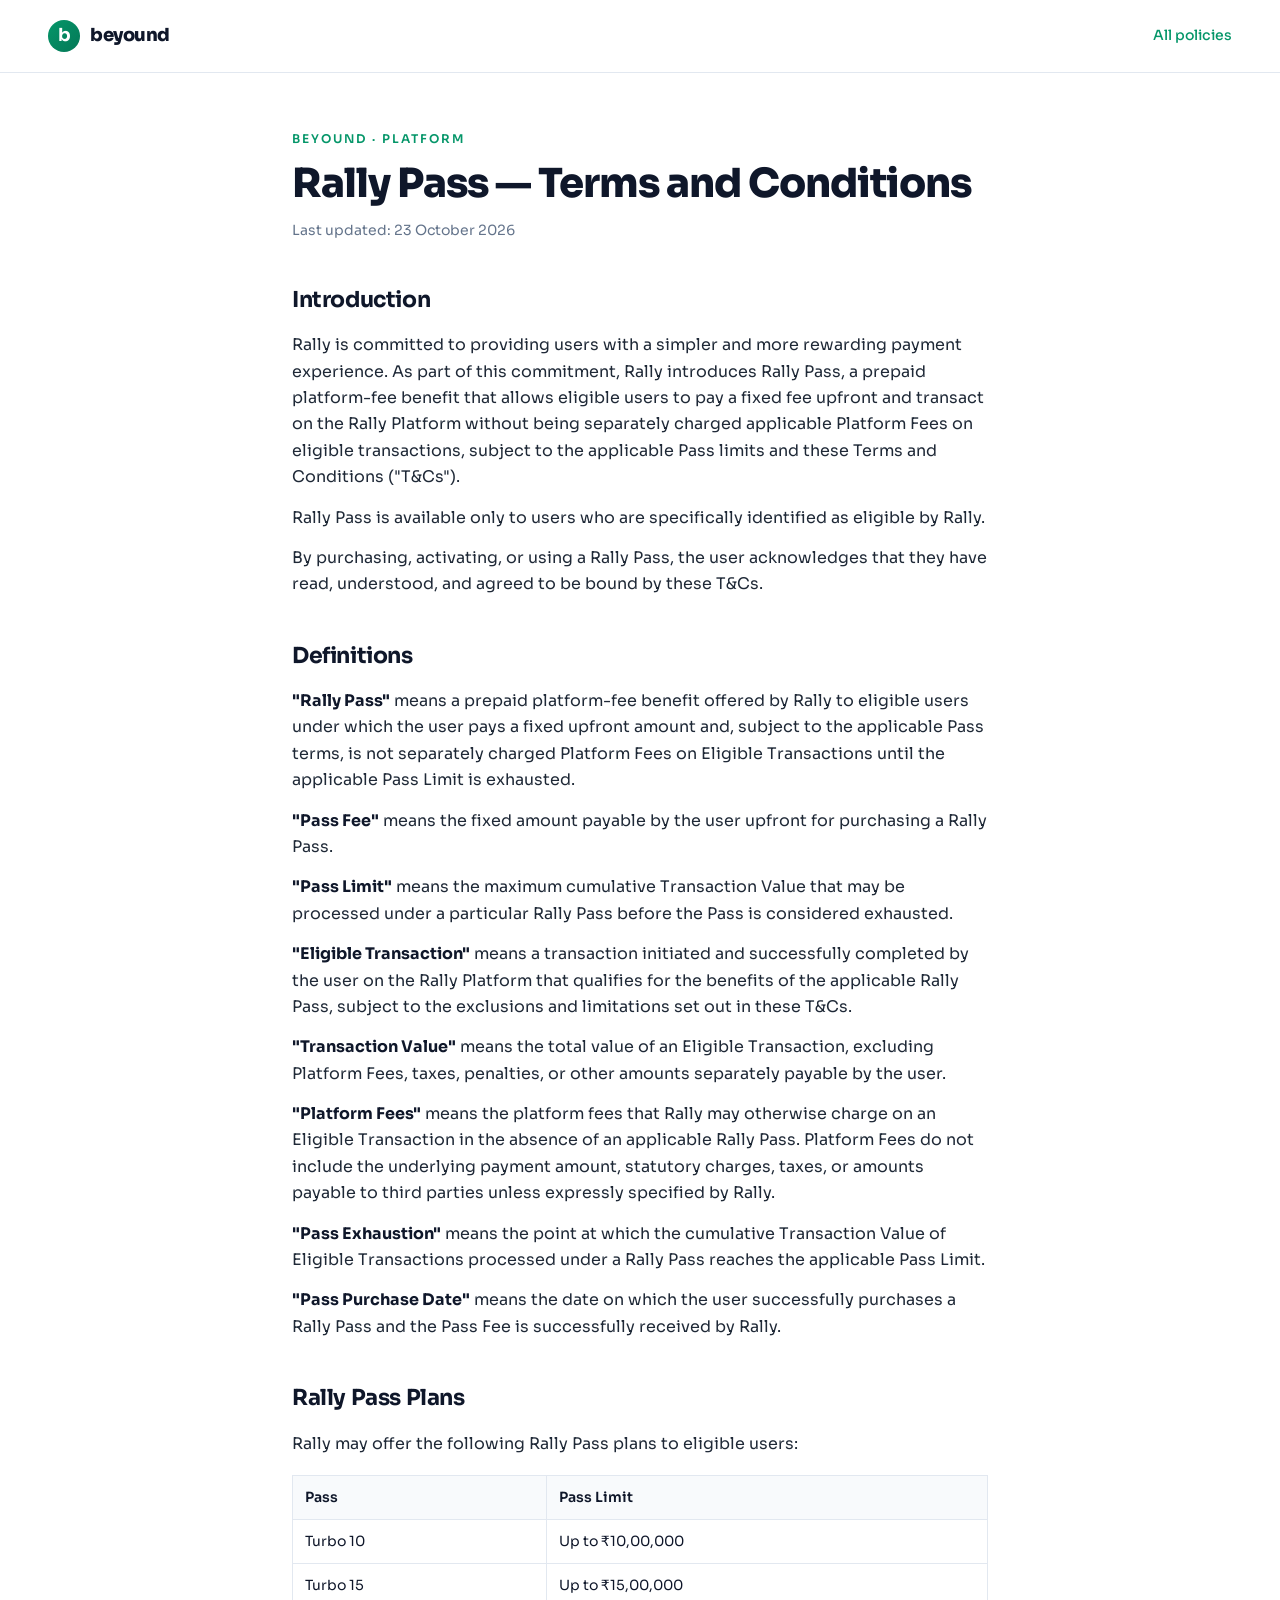
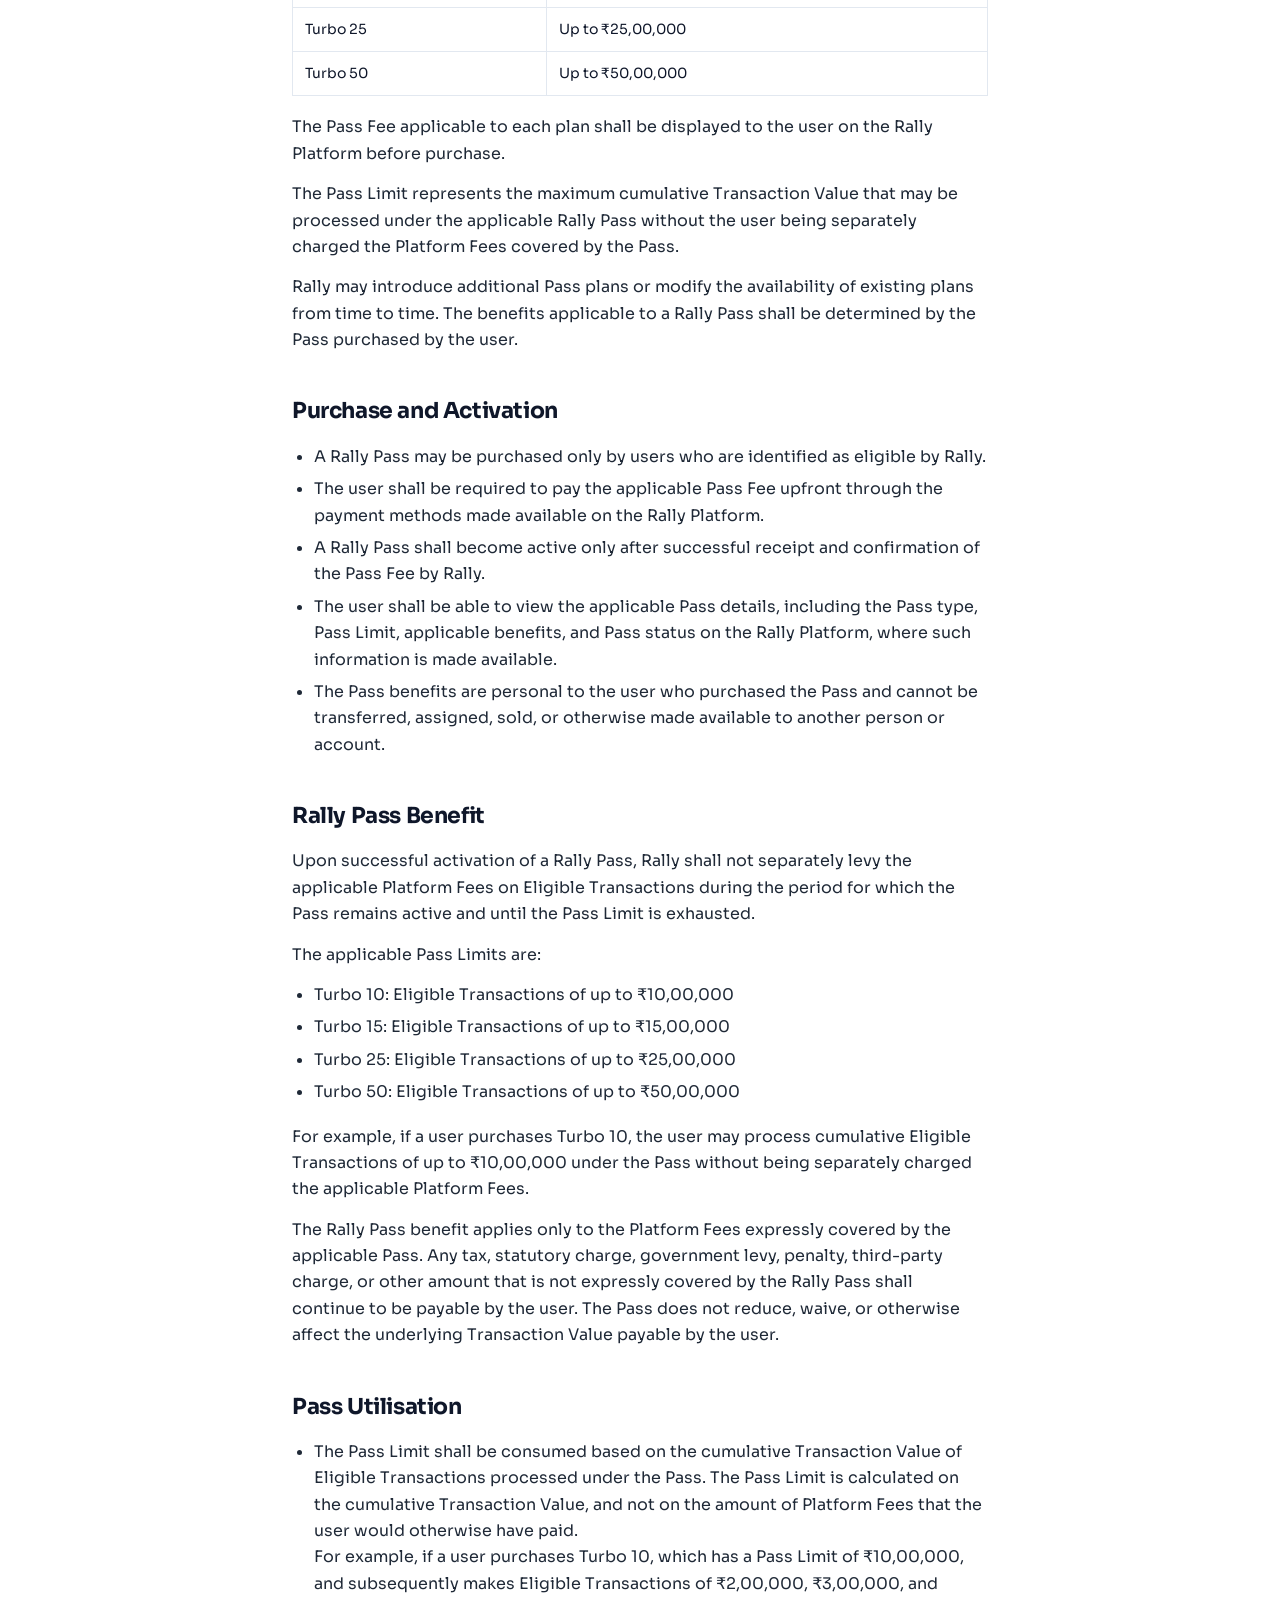
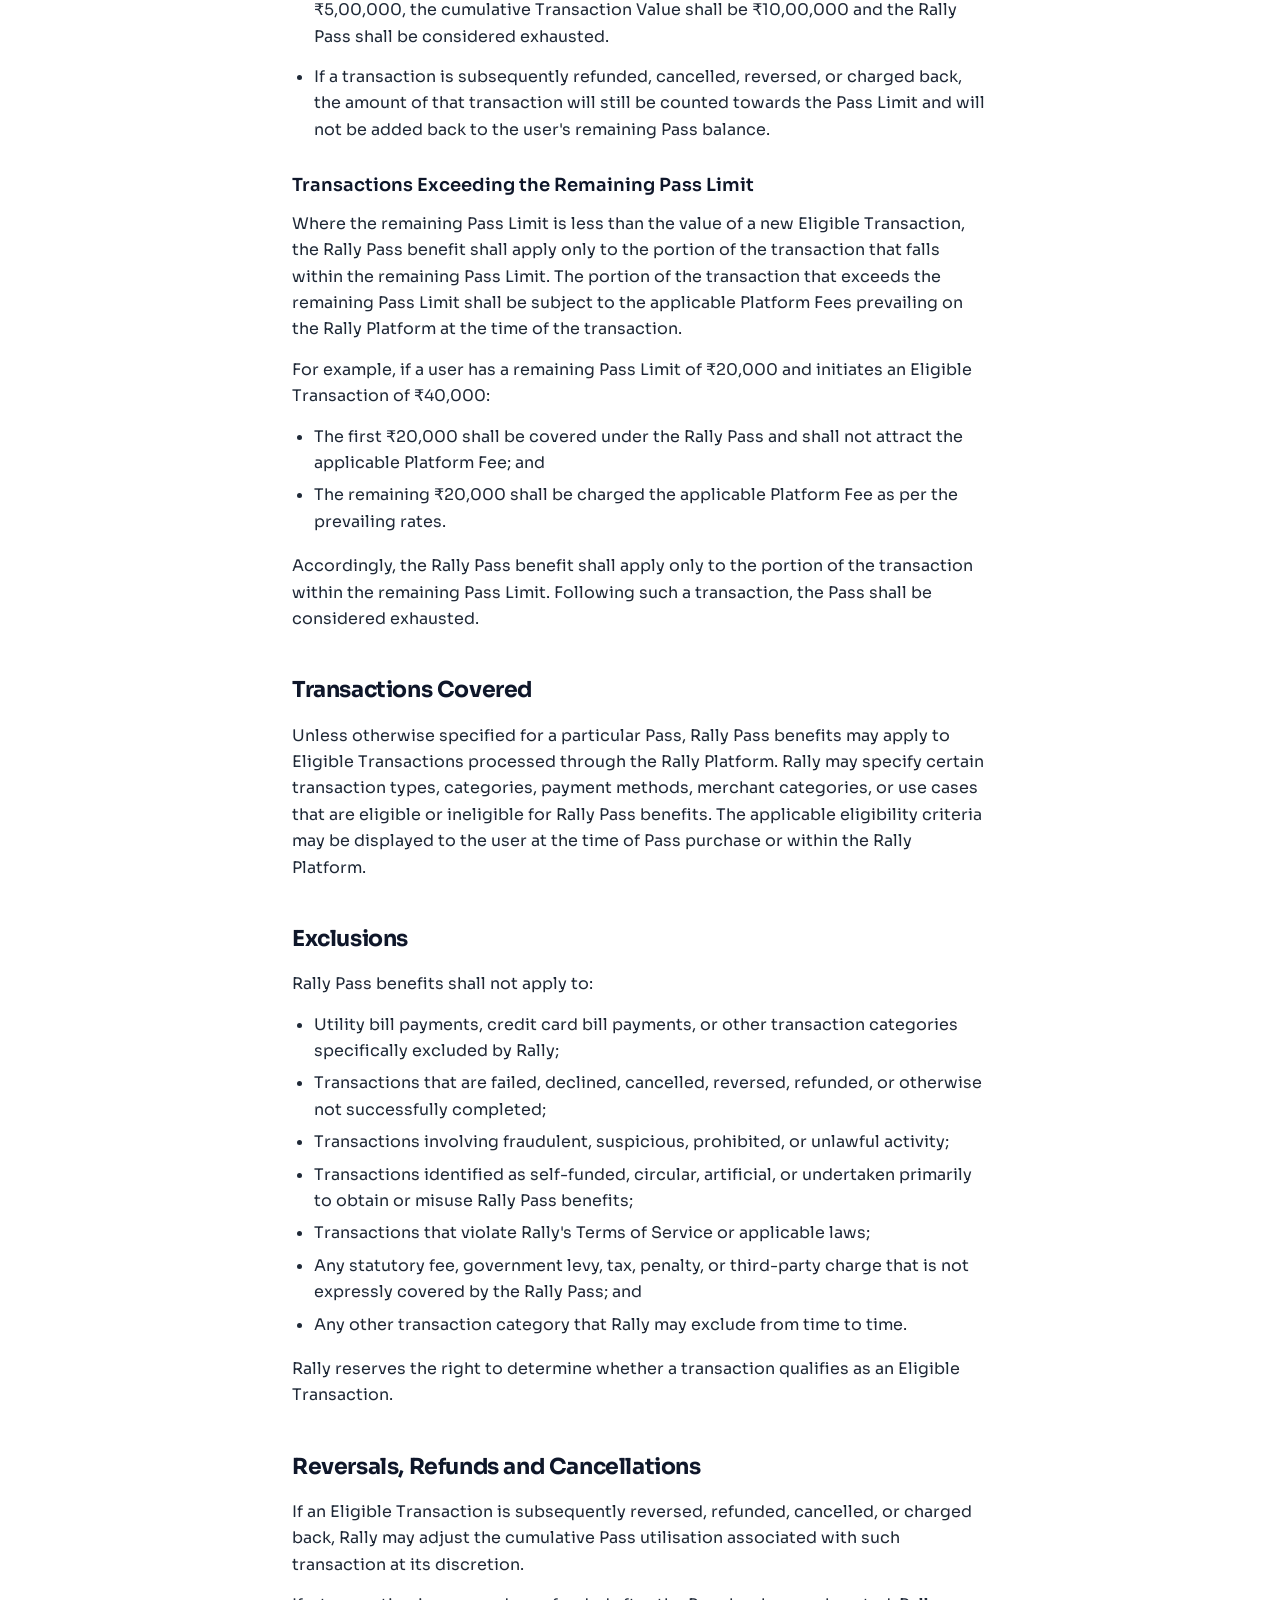
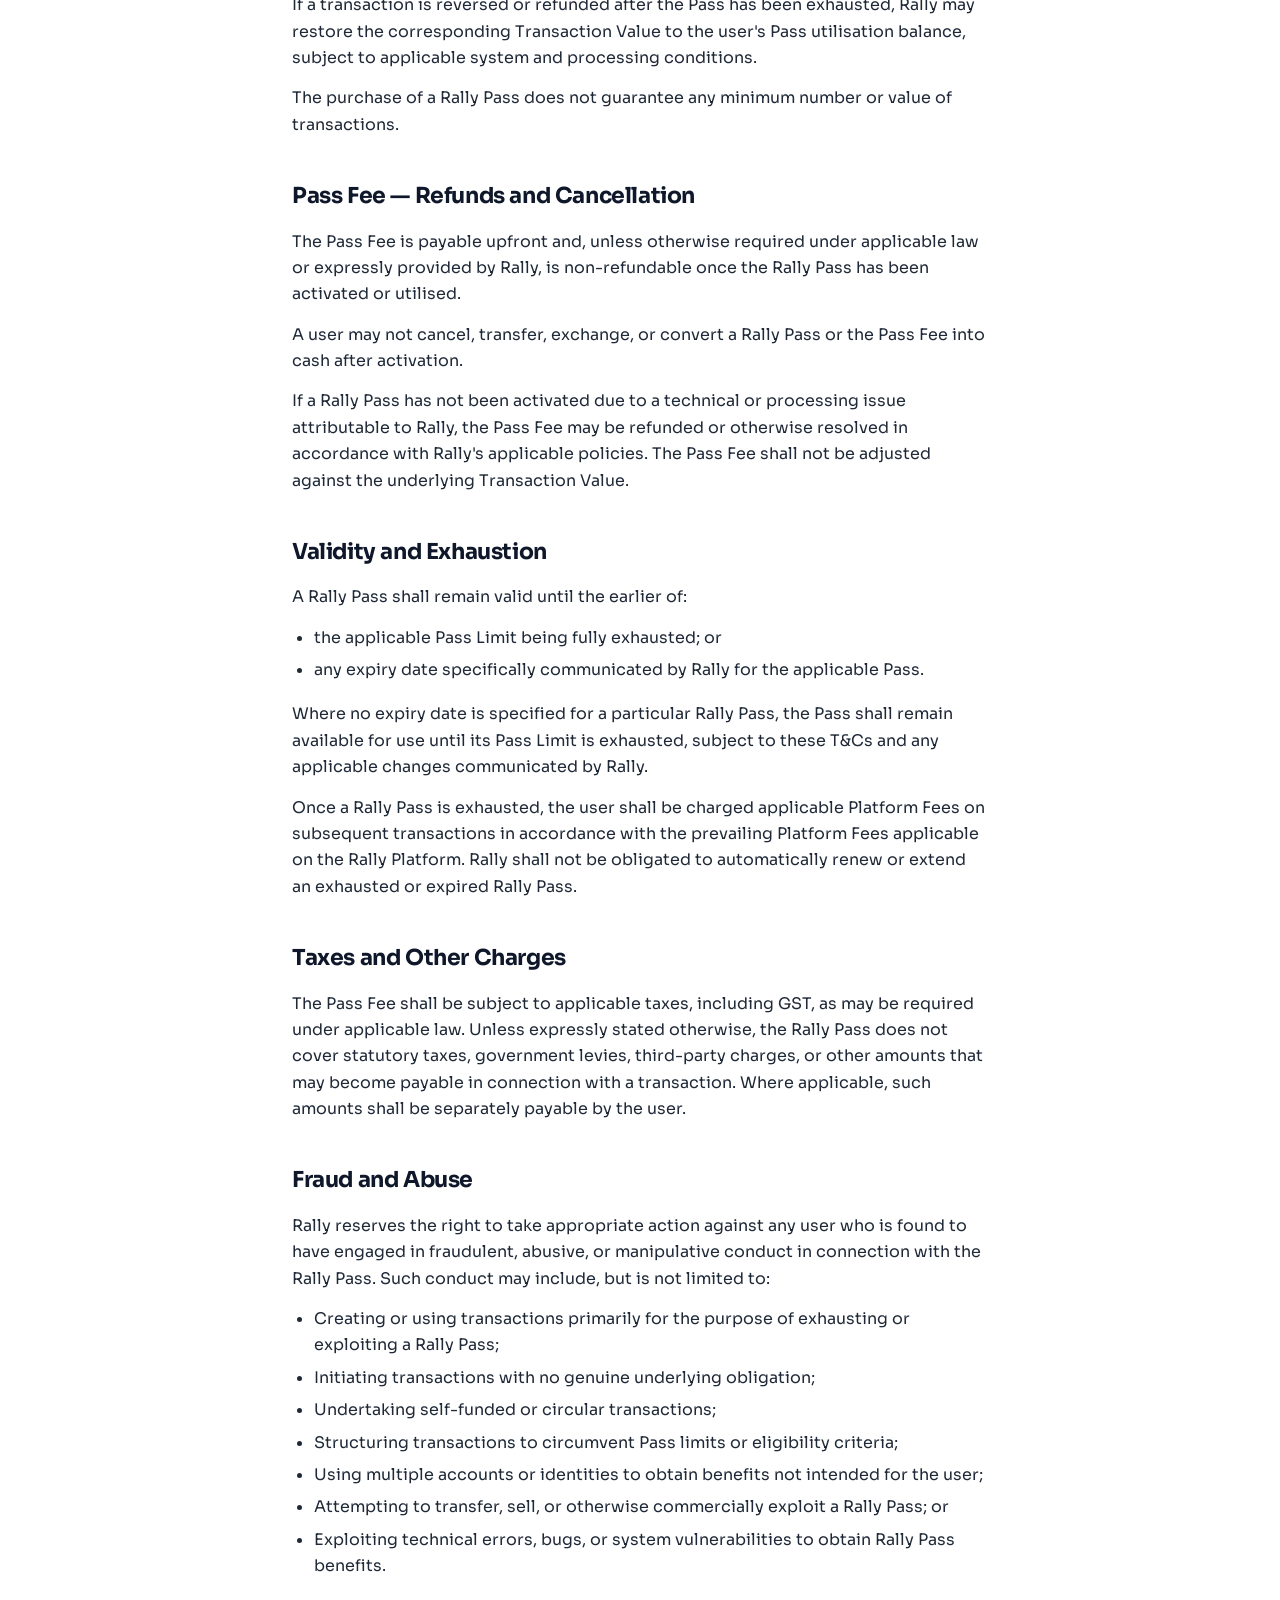
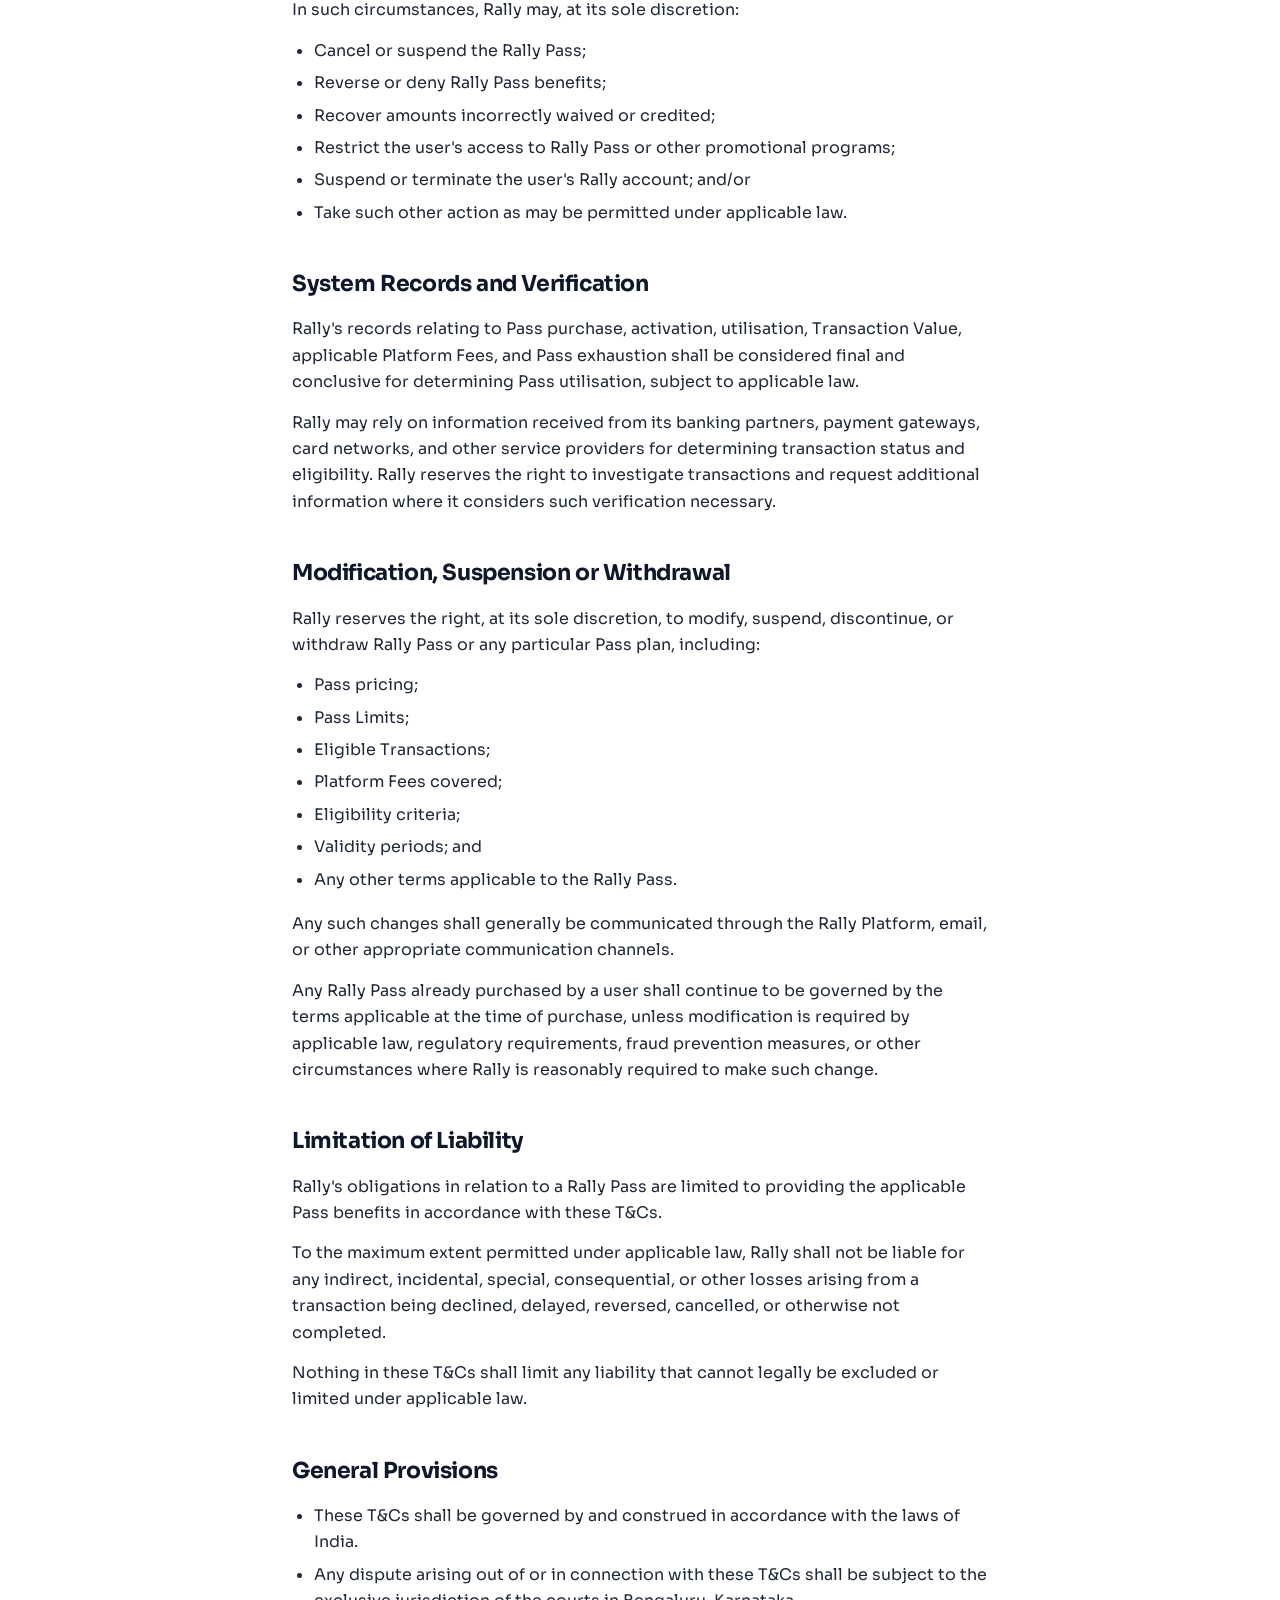
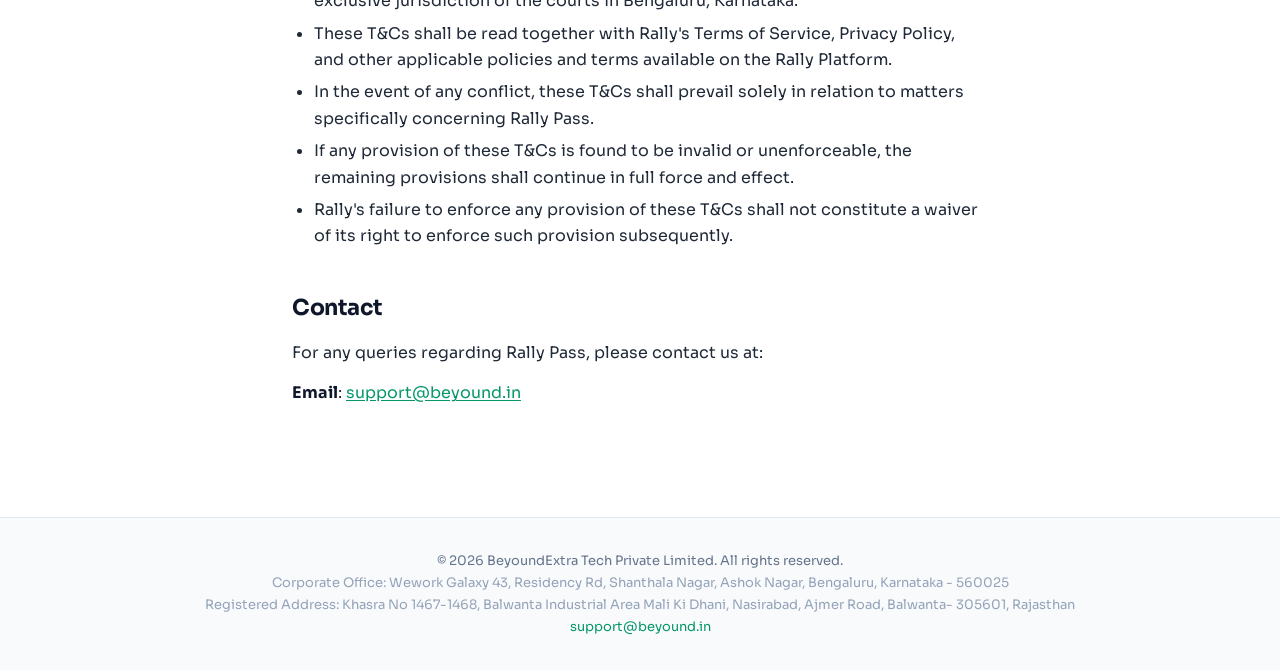
<file: policies/rally-pass.html>
<!doctype html>
<html lang="en">
  <head>
    <meta charset="UTF-8" />
    <meta name="viewport" content="width=device-width, initial-scale=1" />
    <title>Rally Pass — Terms and Conditions — beyound</title>
    <meta name="description" content="Terms and Conditions governing Rally Pass, a prepaid platform-fee benefit for eligible Rally users." />
    <meta name="theme-color" content="#059669" />
    <meta property="og:title" content="Rally Pass — Terms and Conditions — beyound" />
    <meta property="og:description" content="Terms and Conditions governing Rally Pass, a prepaid platform-fee benefit for eligible Rally users." />
    <meta property="og:type" content="website" />
    <link rel="icon" href="data:image/svg+xml,<svg xmlns='http://www.w3.org/2000/svg' viewBox='0 0 100 100'><circle cx='50' cy='50' r='50' fill='%23059669'/><text x='50' y='68' text-anchor='middle' font-size='52' font-weight='700' font-family='system-ui' fill='white'>b</text></svg>" />
    <link rel="preconnect" href="https://fonts.googleapis.com" />
    <link rel="preconnect" href="https://fonts.gstatic.com" crossorigin />
    <link href="https://fonts.googleapis.com/css2?family=Sora:wght@400;500;600;700;800&display=swap" rel="stylesheet" />
    <link rel="stylesheet" href="styles.css?v=20261013" />
    <script>
      // Co-brand the header as "beyound x Rally" when the page is opened from
      // the Rally app (?app=rally). Runs in <head> so the class is set before
      // first paint. Also carries app/webView params onto in-section policy
      // links so navigating from the index keeps the same header.
      try {
        var policyParams = new URLSearchParams(location.search);
        if (policyParams.get("app") === "rally") {
          document.documentElement.classList.add("app-rally");
        }
        var carried = ["app", "webView"].filter(function (k) { return policyParams.has(k); });
        if (carried.length) {
          document.addEventListener("DOMContentLoaded", function () {
            document.querySelectorAll('a[href$=".html"]').forEach(function (a) {
              if (/^[a-z]+:|^\/\//i.test(a.getAttribute("href"))) return;
              var url = new URL(a.href);
              carried.forEach(function (k) { url.searchParams.set(k, policyParams.get(k)); });
              a.href = url.toString();
            });
          });
        }
      } catch (e) {}
    </script>
    <script>
      try {
        if (new URLSearchParams(location.search).get("webView") === "true") {
          document.documentElement.classList.add("webview");
        }
      } catch (e) {}
    </script>
  </head>
  <body>
    <header class="page-header">
      <a class="brand-link" href="../">
        <span class="brand-mark">b</span>
        <span class="brand-name">beyound</span>
      </a>
      <span class="cobrand" aria-label="in partnership with Rally" hidden>
        <span class="cobrand-x" aria-hidden="true">&times;</span>
        <img class="cobrand-logo" src="assets/rally-logo.svg" alt="Rally" width="59" height="26" />
      </span>
      <a class="back-link" href="./">All policies</a>
    </header>
    <main class="policy">
      <p class="kicker">beyound · Platform</p>
      <h1>Rally Pass — Terms and Conditions</h1>
      <p class="updated">Last updated: 23 October 2026</p>
      <article class="policy-body">
        <h2>Introduction</h2>
        <p>Rally is committed to providing users with a simpler and more rewarding payment experience. As part of this commitment, Rally introduces Rally Pass, a prepaid platform-fee benefit that allows eligible users to pay a fixed fee upfront and transact on the Rally Platform without being separately charged applicable Platform Fees on eligible transactions, subject to the applicable Pass limits and these Terms and Conditions (&quot;T&amp;Cs&quot;).</p>
        <p>Rally Pass is available only to users who are specifically identified as eligible by Rally.</p>
        <p>By purchasing, activating, or using a Rally Pass, the user acknowledges that they have read, understood, and agreed to be bound by these T&amp;Cs.</p>

        <h2>Definitions</h2>
        <p><strong>&quot;Rally Pass&quot;</strong> means a prepaid platform-fee benefit offered by Rally to eligible users under which the user pays a fixed upfront amount and, subject to the applicable Pass terms, is not separately charged Platform Fees on Eligible Transactions until the applicable Pass Limit is exhausted.</p>
        <p><strong>&quot;Pass Fee&quot;</strong> means the fixed amount payable by the user upfront for purchasing a Rally Pass.</p>
        <p><strong>&quot;Pass Limit&quot;</strong> means the maximum cumulative Transaction Value that may be processed under a particular Rally Pass before the Pass is considered exhausted.</p>
        <p><strong>&quot;Eligible Transaction&quot;</strong> means a transaction initiated and successfully completed by the user on the Rally Platform that qualifies for the benefits of the applicable Rally Pass, subject to the exclusions and limitations set out in these T&amp;Cs.</p>
        <p><strong>&quot;Transaction Value&quot;</strong> means the total value of an Eligible Transaction, excluding Platform Fees, taxes, penalties, or other amounts separately payable by the user.</p>
        <p><strong>&quot;Platform Fees&quot;</strong> means the platform fees that Rally may otherwise charge on an Eligible Transaction in the absence of an applicable Rally Pass. Platform Fees do not include the underlying payment amount, statutory charges, taxes, or amounts payable to third parties unless expressly specified by Rally.</p>
        <p><strong>&quot;Pass Exhaustion&quot;</strong> means the point at which the cumulative Transaction Value of Eligible Transactions processed under a Rally Pass reaches the applicable Pass Limit.</p>
        <p><strong>&quot;Pass Purchase Date&quot;</strong> means the date on which the user successfully purchases a Rally Pass and the Pass Fee is successfully received by Rally.</p>

        <h2>Rally Pass Plans</h2>
        <p>Rally may offer the following Rally Pass plans to eligible users:</p>
        <table>
          <thead><tr><th>Pass</th><th>Pass Limit</th></tr></thead>
          <tbody>
            <tr><td>Turbo 10</td><td>Up to ₹10,00,000</td></tr>
            <tr><td>Turbo 15</td><td>Up to ₹15,00,000</td></tr>
            <tr><td>Turbo 25</td><td>Up to ₹25,00,000</td></tr>
            <tr><td>Turbo 50</td><td>Up to ₹50,00,000</td></tr>
          </tbody>
        </table>
        <p>The Pass Fee applicable to each plan shall be displayed to the user on the Rally Platform before purchase.</p>
        <p>The Pass Limit represents the maximum cumulative Transaction Value that may be processed under the applicable Rally Pass without the user being separately charged the Platform Fees covered by the Pass.</p>
        <p>Rally may introduce additional Pass plans or modify the availability of existing plans from time to time. The benefits applicable to a Rally Pass shall be determined by the Pass purchased by the user.</p>

        <h2>Purchase and Activation</h2>
        <ul>
          <li>A Rally Pass may be purchased only by users who are identified as eligible by Rally.</li>
          <li>The user shall be required to pay the applicable Pass Fee upfront through the payment methods made available on the Rally Platform.</li>
          <li>A Rally Pass shall become active only after successful receipt and confirmation of the Pass Fee by Rally.</li>
          <li>The user shall be able to view the applicable Pass details, including the Pass type, Pass Limit, applicable benefits, and Pass status on the Rally Platform, where such information is made available.</li>
          <li>The Pass benefits are personal to the user who purchased the Pass and cannot be transferred, assigned, sold, or otherwise made available to another person or account.</li>
        </ul>

        <h2>Rally Pass Benefit</h2>
        <p>Upon successful activation of a Rally Pass, Rally shall not separately levy the applicable Platform Fees on Eligible Transactions during the period for which the Pass remains active and until the Pass Limit is exhausted.</p>
        <p>The applicable Pass Limits are:</p>
        <ul>
          <li>Turbo 10: Eligible Transactions of up to ₹10,00,000</li>
          <li>Turbo 15: Eligible Transactions of up to ₹15,00,000</li>
          <li>Turbo 25: Eligible Transactions of up to ₹25,00,000</li>
          <li>Turbo 50: Eligible Transactions of up to ₹50,00,000</li>
        </ul>
        <p>For example, if a user purchases Turbo 10, the user may process cumulative Eligible Transactions of up to ₹10,00,000 under the Pass without being separately charged the applicable Platform Fees.</p>
        <p>The Rally Pass benefit applies only to the Platform Fees expressly covered by the applicable Pass. Any tax, statutory charge, government levy, penalty, third-party charge, or other amount that is not expressly covered by the Rally Pass shall continue to be payable by the user. The Pass does not reduce, waive, or otherwise affect the underlying Transaction Value payable by the user.</p>

        <h2>Pass Utilisation</h2>
        <ul>
          <li>
            The Pass Limit shall be consumed based on the cumulative Transaction Value of Eligible Transactions processed under the Pass. The Pass Limit is calculated on the cumulative Transaction Value, and not on the amount of Platform Fees that the user would otherwise have paid.
            <p>For example, if a user purchases Turbo 10, which has a Pass Limit of ₹10,00,000, and subsequently makes Eligible Transactions of ₹2,00,000, ₹3,00,000, and ₹5,00,000, the cumulative Transaction Value shall be ₹10,00,000 and the Rally Pass shall be considered exhausted.</p>
          </li>
          <li>If a transaction is subsequently refunded, cancelled, reversed, or charged back, the amount of that transaction will still be counted towards the Pass Limit and will not be added back to the user's remaining Pass balance.</li>
        </ul>
        <h3>Transactions Exceeding the Remaining Pass Limit</h3>
        <p>Where the remaining Pass Limit is less than the value of a new Eligible Transaction, the Rally Pass benefit shall apply only to the portion of the transaction that falls within the remaining Pass Limit. The portion of the transaction that exceeds the remaining Pass Limit shall be subject to the applicable Platform Fees prevailing on the Rally Platform at the time of the transaction.</p>
        <p>For example, if a user has a remaining Pass Limit of ₹20,000 and initiates an Eligible Transaction of ₹40,000:</p>
        <ul>
          <li>The first ₹20,000 shall be covered under the Rally Pass and shall not attract the applicable Platform Fee; and</li>
          <li>The remaining ₹20,000 shall be charged the applicable Platform Fee as per the prevailing rates.</li>
        </ul>
        <p>Accordingly, the Rally Pass benefit shall apply only to the portion of the transaction within the remaining Pass Limit. Following such a transaction, the Pass shall be considered exhausted.</p>

        <h2>Transactions Covered</h2>
        <p>Unless otherwise specified for a particular Pass, Rally Pass benefits may apply to Eligible Transactions processed through the Rally Platform. Rally may specify certain transaction types, categories, payment methods, merchant categories, or use cases that are eligible or ineligible for Rally Pass benefits. The applicable eligibility criteria may be displayed to the user at the time of Pass purchase or within the Rally Platform.</p>

        <h2>Exclusions</h2>
        <p>Rally Pass benefits shall not apply to:</p>
        <ul>
          <li>Utility bill payments, credit card bill payments, or other transaction categories specifically excluded by Rally;</li>
          <li>Transactions that are failed, declined, cancelled, reversed, refunded, or otherwise not successfully completed;</li>
          <li>Transactions involving fraudulent, suspicious, prohibited, or unlawful activity;</li>
          <li>Transactions identified as self-funded, circular, artificial, or undertaken primarily to obtain or misuse Rally Pass benefits;</li>
          <li>Transactions that violate Rally's Terms of Service or applicable laws;</li>
          <li>Any statutory fee, government levy, tax, penalty, or third-party charge that is not expressly covered by the Rally Pass; and</li>
          <li>Any other transaction category that Rally may exclude from time to time.</li>
        </ul>
        <p>Rally reserves the right to determine whether a transaction qualifies as an Eligible Transaction.</p>

        <h2>Reversals, Refunds and Cancellations</h2>
        <p>If an Eligible Transaction is subsequently reversed, refunded, cancelled, or charged back, Rally may adjust the cumulative Pass utilisation associated with such transaction at its discretion.</p>
        <p>If a transaction is reversed or refunded after the Pass has been exhausted, Rally may restore the corresponding Transaction Value to the user's Pass utilisation balance, subject to applicable system and processing conditions.</p>
        <p>The purchase of a Rally Pass does not guarantee any minimum number or value of transactions.</p>

        <h2>Pass Fee — Refunds and Cancellation</h2>
        <p>The Pass Fee is payable upfront and, unless otherwise required under applicable law or expressly provided by Rally, is non-refundable once the Rally Pass has been activated or utilised.</p>
        <p>A user may not cancel, transfer, exchange, or convert a Rally Pass or the Pass Fee into cash after activation.</p>
        <p>If a Rally Pass has not been activated due to a technical or processing issue attributable to Rally, the Pass Fee may be refunded or otherwise resolved in accordance with Rally's applicable policies. The Pass Fee shall not be adjusted against the underlying Transaction Value.</p>

        <h2>Validity and Exhaustion</h2>
        <p>A Rally Pass shall remain valid until the earlier of:</p>
        <ul>
          <li>the applicable Pass Limit being fully exhausted; or</li>
          <li>any expiry date specifically communicated by Rally for the applicable Pass.</li>
        </ul>
        <p>Where no expiry date is specified for a particular Rally Pass, the Pass shall remain available for use until its Pass Limit is exhausted, subject to these T&amp;Cs and any applicable changes communicated by Rally.</p>
        <p>Once a Rally Pass is exhausted, the user shall be charged applicable Platform Fees on subsequent transactions in accordance with the prevailing Platform Fees applicable on the Rally Platform. Rally shall not be obligated to automatically renew or extend an exhausted or expired Rally Pass.</p>

        <h2>Taxes and Other Charges</h2>
        <p>The Pass Fee shall be subject to applicable taxes, including GST, as may be required under applicable law. Unless expressly stated otherwise, the Rally Pass does not cover statutory taxes, government levies, third-party charges, or other amounts that may become payable in connection with a transaction. Where applicable, such amounts shall be separately payable by the user.</p>

        <h2>Fraud and Abuse</h2>
        <p>Rally reserves the right to take appropriate action against any user who is found to have engaged in fraudulent, abusive, or manipulative conduct in connection with the Rally Pass. Such conduct may include, but is not limited to:</p>
        <ul>
          <li>Creating or using transactions primarily for the purpose of exhausting or exploiting a Rally Pass;</li>
          <li>Initiating transactions with no genuine underlying obligation;</li>
          <li>Undertaking self-funded or circular transactions;</li>
          <li>Structuring transactions to circumvent Pass limits or eligibility criteria;</li>
          <li>Using multiple accounts or identities to obtain benefits not intended for the user;</li>
          <li>Attempting to transfer, sell, or otherwise commercially exploit a Rally Pass; or</li>
          <li>Exploiting technical errors, bugs, or system vulnerabilities to obtain Rally Pass benefits.</li>
        </ul>
        <p>In such circumstances, Rally may, at its sole discretion:</p>
        <ul>
          <li>Cancel or suspend the Rally Pass;</li>
          <li>Reverse or deny Rally Pass benefits;</li>
          <li>Recover amounts incorrectly waived or credited;</li>
          <li>Restrict the user's access to Rally Pass or other promotional programs;</li>
          <li>Suspend or terminate the user's Rally account; and/or</li>
          <li>Take such other action as may be permitted under applicable law.</li>
        </ul>

        <h2>System Records and Verification</h2>
        <p>Rally's records relating to Pass purchase, activation, utilisation, Transaction Value, applicable Platform Fees, and Pass exhaustion shall be considered final and conclusive for determining Pass utilisation, subject to applicable law.</p>
        <p>Rally may rely on information received from its banking partners, payment gateways, card networks, and other service providers for determining transaction status and eligibility. Rally reserves the right to investigate transactions and request additional information where it considers such verification necessary.</p>

        <h2>Modification, Suspension or Withdrawal</h2>
        <p>Rally reserves the right, at its sole discretion, to modify, suspend, discontinue, or withdraw Rally Pass or any particular Pass plan, including:</p>
        <ul>
          <li>Pass pricing;</li><li>Pass Limits;</li><li>Eligible Transactions;</li><li>Platform Fees covered;</li><li>Eligibility criteria;</li><li>Validity periods; and</li><li>Any other terms applicable to the Rally Pass.</li>
        </ul>
        <p>Any such changes shall generally be communicated through the Rally Platform, email, or other appropriate communication channels.</p>
        <p>Any Rally Pass already purchased by a user shall continue to be governed by the terms applicable at the time of purchase, unless modification is required by applicable law, regulatory requirements, fraud prevention measures, or other circumstances where Rally is reasonably required to make such change.</p>

        <h2>Limitation of Liability</h2>
        <p>Rally's obligations in relation to a Rally Pass are limited to providing the applicable Pass benefits in accordance with these T&amp;Cs.</p>
        <p>To the maximum extent permitted under applicable law, Rally shall not be liable for any indirect, incidental, special, consequential, or other losses arising from a transaction being declined, delayed, reversed, cancelled, or otherwise not completed.</p>
        <p>Nothing in these T&amp;Cs shall limit any liability that cannot legally be excluded or limited under applicable law.</p>

        <h2>General Provisions</h2>
        <ul>
          <li>These T&amp;Cs shall be governed by and construed in accordance with the laws of India.</li>
          <li>Any dispute arising out of or in connection with these T&amp;Cs shall be subject to the exclusive jurisdiction of the courts in Bengaluru, Karnataka.</li>
          <li>These T&amp;Cs shall be read together with Rally's Terms of Service, Privacy Policy, and other applicable policies and terms available on the Rally Platform.</li>
          <li>In the event of any conflict, these T&amp;Cs shall prevail solely in relation to matters specifically concerning Rally Pass.</li>
          <li>If any provision of these T&amp;Cs is found to be invalid or unenforceable, the remaining provisions shall continue in full force and effect.</li>
          <li>Rally's failure to enforce any provision of these T&amp;Cs shall not constitute a waiver of its right to enforce such provision subsequently.</li>
        </ul>

        <h2>Contact</h2>
        <p>For any queries regarding Rally Pass, please contact us at:</p>
        <p><strong>Email</strong>: <a href="mailto:support@beyound.in">support@beyound.in</a></p>
      </article>
    </main>
    <footer class="page-footer">
      <p>&copy; 2026 BeyoundExtra Tech Private Limited. All rights reserved.</p>
      <p class="address">Corporate Office: Wework Galaxy 43, Residency Rd, Shanthala Nagar, Ashok Nagar, Bengaluru, Karnataka - 560025</p>
      <p class="address">Registered Address: Khasra No 1467-1468, Balwanta Industrial Area Mali Ki Dhani, Nasirabad, Ajmer Road, Balwanta- 305601, Rajasthan</p>
      <p><a href="mailto:support@beyound.in">support@beyound.in</a></p>
    </footer>
  </body>
</html>
</file>
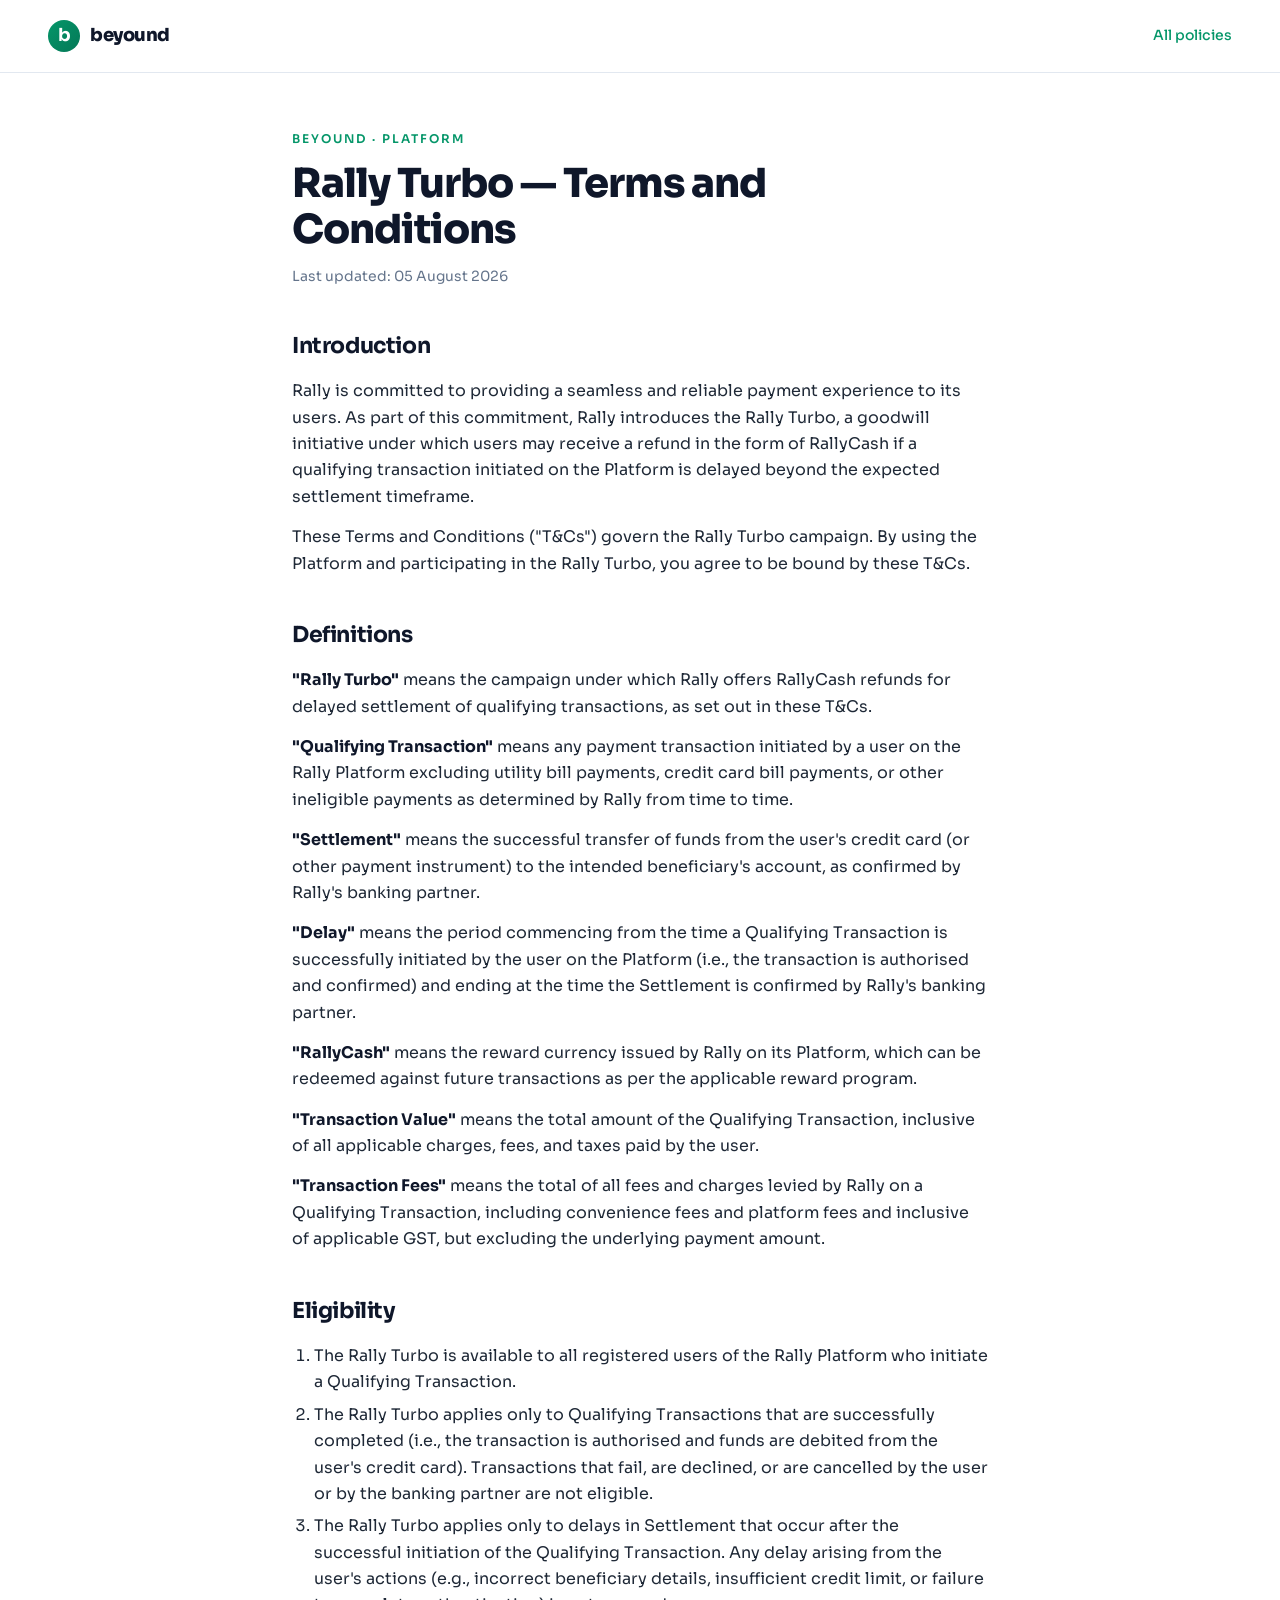
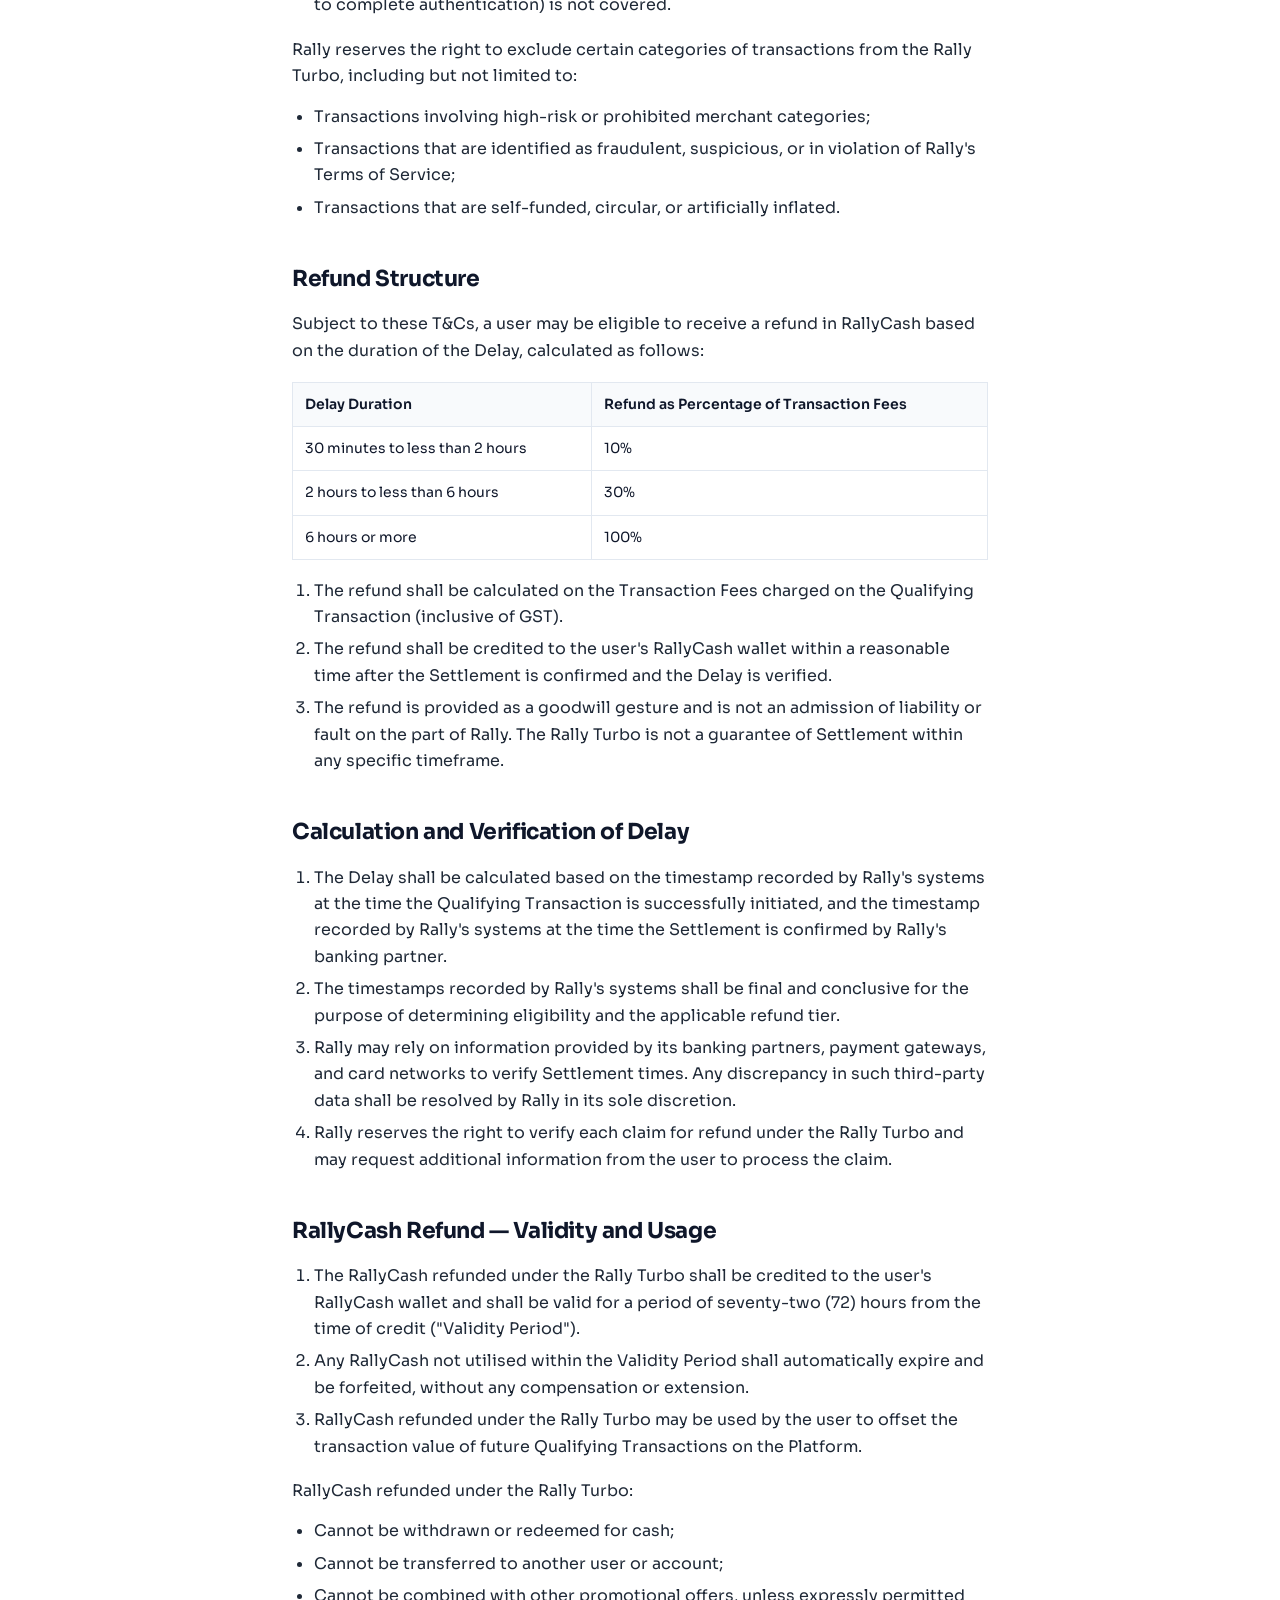
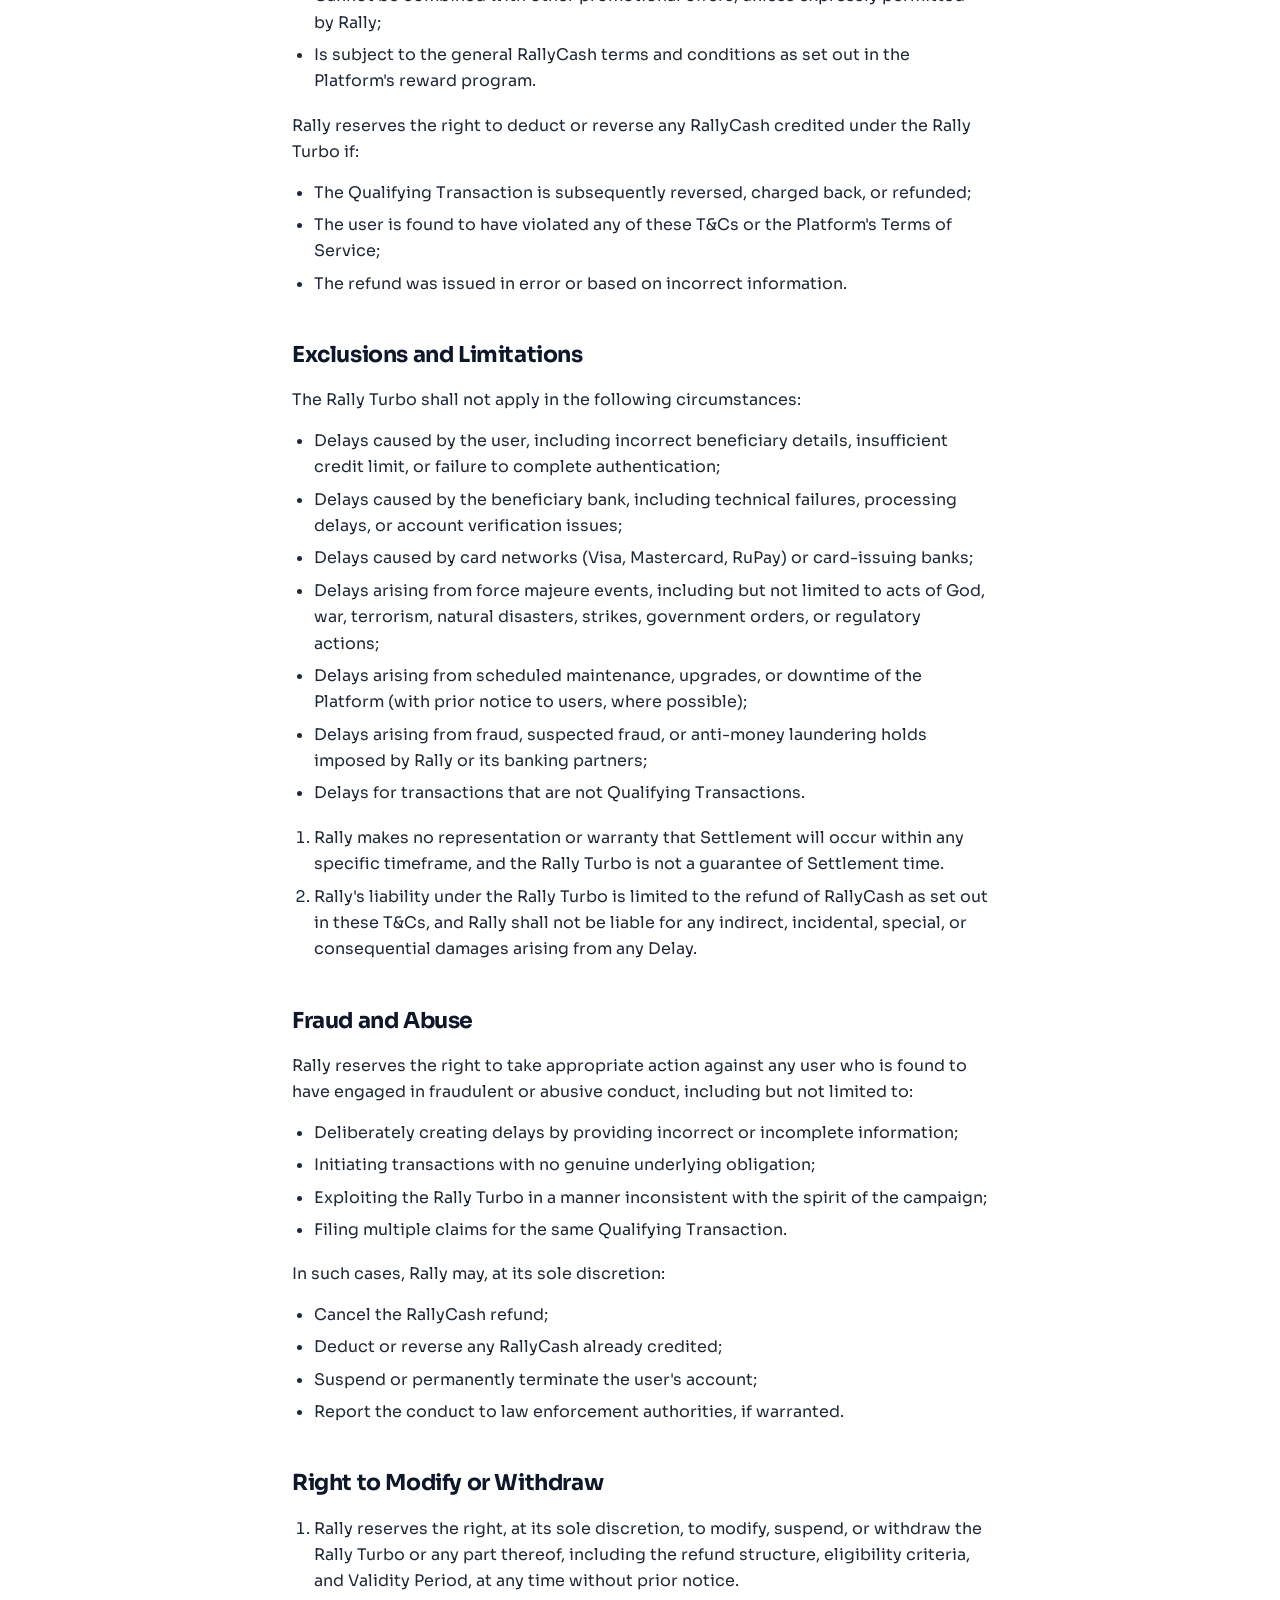
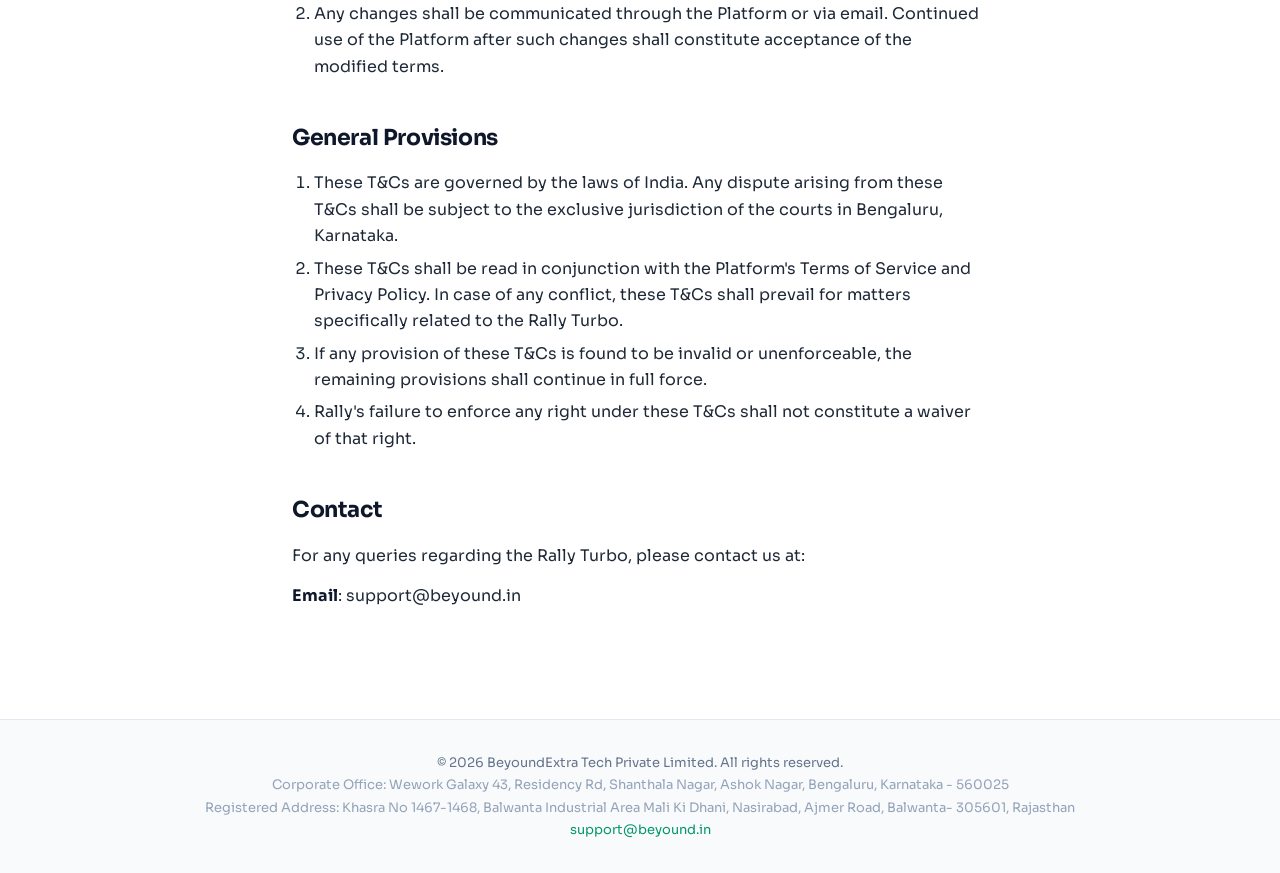
<file: policies/rally-promise.html>
<!doctype html>
<html lang="en">
  <head>
    <meta charset="UTF-8" />
    <meta name="viewport" content="width=device-width, initial-scale=1" />
    <title>Rally Turbo — Terms and Conditions — beyound</title>
    <meta
      name="description"
      content="Terms and Conditions governing the Rally Turbo — RallyCash refunds for delayed settlement of qualifying transactions."
    />
    <meta name="theme-color" content="#059669" />
    <meta
      property="og:title"
      content="Rally Turbo — Terms and Conditions — beyound"
    />
    <meta
      property="og:description"
      content="Terms and Conditions governing the Rally Turbo — RallyCash refunds for delayed settlement of qualifying transactions."
    />
    <meta property="og:type" content="website" />
    <link
      rel="icon"
      href="data:image/svg+xml,<svg xmlns='http://www.w3.org/2000/svg' viewBox='0 0 100 100'><circle cx='50' cy='50' r='50' fill='%23059669'/><text x='50' y='68' text-anchor='middle' font-size='52' font-weight='700' font-family='system-ui' fill='white'>b</text></svg>"
    />
    <link rel="preconnect" href="https://fonts.googleapis.com" />
    <link rel="preconnect" href="https://fonts.gstatic.com" crossorigin />
    <link
      href="https://fonts.googleapis.com/css2?family=Sora:wght@400;500;600;700;800&display=swap"
      rel="stylesheet"
    />
    <link rel="stylesheet" href="styles.css?v=20261013" />
    <script>
      // Co-brand the header as "beyound x Rally" when the page is opened from
      // the Rally app (?app=rally). Runs in <head> so the class is set before
      // first paint. Also carries app/webView params onto in-section policy
      // links so navigating from the index keeps the same header.
      try {
        var policyParams = new URLSearchParams(location.search);
        if (policyParams.get("app") === "rally") {
          document.documentElement.classList.add("app-rally");
        }
        var carried = ["app", "webView"].filter(function (k) { return policyParams.has(k); });
        if (carried.length) {
          document.addEventListener("DOMContentLoaded", function () {
            document.querySelectorAll('a[href$=".html"]').forEach(function (a) {
              if (/^[a-z]+:|^\/\//i.test(a.getAttribute("href"))) return;
              var url = new URL(a.href);
              carried.forEach(function (k) { url.searchParams.set(k, policyParams.get(k)); });
              a.href = url.toString();
            });
          });
        }
      } catch (e) {}
    </script>
    <script>
      // Hide chrome (e.g. "All policies" back-link) when embedded in a
      // native webview via ?webView=true. Runs synchronously in <head> so
      // the class is set before first paint — no flicker.
      try {
        if (new URLSearchParams(location.search).get("webView") === "true") {
          document.documentElement.classList.add("webview");
        }
      } catch (e) {}
    </script>
  </head>
  <body>
    <header class="page-header">
      <a class="brand-link" href="../">
        <span class="brand-mark">b</span>
        <span class="brand-name">beyound</span>
      </a>
      <span class="cobrand" aria-label="in partnership with Rally" hidden>
        <span class="cobrand-x" aria-hidden="true">&times;</span>
        <img class="cobrand-logo" src="assets/rally-logo.svg" alt="Rally" width="59" height="26" />
      </span>
      <a class="back-link" href="./">All policies</a>
    </header>
    <main class="policy">
      <p class="kicker">beyound · Platform</p>
      <h1>Rally Turbo — Terms and Conditions</h1>
      <p class="updated">Last updated: 05 August 2026</p>
      <article class="policy-body">
        <h2>Introduction</h2>
        <p>
          Rally is committed to providing a seamless and reliable payment
          experience to its users. As part of this commitment, Rally introduces
          the Rally Turbo, a goodwill initiative under which users may receive
          a refund in the form of RallyCash if a qualifying transaction
          initiated on the Platform is delayed beyond the expected settlement
          timeframe.
        </p>
        <p>
          These Terms and Conditions ("T&amp;Cs") govern the Rally Turbo
          campaign. By using the Platform and participating in the Rally Turbo,
          you agree to be bound by these T&amp;Cs.
        </p>

        <h2>Definitions</h2>
        <p>
          <strong>"Rally Turbo"</strong> means the campaign under which Rally
          offers RallyCash refunds for delayed settlement of qualifying
          transactions, as set out in these T&amp;Cs.
        </p>
        <p>
          <strong>"Qualifying Transaction"</strong> means any payment
          transaction initiated by a user on the Rally Platform excluding utility
          bill payments, credit card bill payments, or other ineligible payments
          as determined by Rally from time to time.
        </p>
        <p>
          <strong>"Settlement"</strong> means the successful transfer of funds
          from the user's credit card (or other payment instrument) to the
          intended beneficiary's account, as confirmed by Rally's banking
          partner.
        </p>
        <p>
          <strong>"Delay"</strong> means the period commencing from the time a
          Qualifying Transaction is successfully initiated by the user on the
          Platform (i.e., the transaction is authorised and confirmed) and ending
          at the time the Settlement is confirmed by Rally's banking partner.
        </p>
        <p>
          <strong>"RallyCash"</strong> means the reward currency issued by Rally
          on its Platform, which can be redeemed against future transactions as
          per the applicable reward program.
        </p>
        <p>
          <strong>"Transaction Value"</strong> means the total amount of the
          Qualifying Transaction, inclusive of all applicable charges, fees, and
          taxes paid by the user.
        </p>
        <p>
          <strong>"Transaction Fees"</strong> means the total of all fees and
          charges levied by Rally on a Qualifying Transaction, including
          convenience fees and platform fees and inclusive of applicable GST, but
          excluding the underlying payment amount.
        </p>

        <h2>Eligibility</h2>
        <ol>
          <li>
            The Rally Turbo is available to all registered users of the Rally
            Platform who initiate a Qualifying Transaction.
          </li>
          <li>
            The Rally Turbo applies only to Qualifying Transactions that are
            successfully completed (i.e., the transaction is authorised and funds
            are debited from the user's credit card). Transactions that fail, are
            declined, or are cancelled by the user or by the banking partner are
            not eligible.
          </li>
          <li>
            The Rally Turbo applies only to delays in Settlement that occur
            after the successful initiation of the Qualifying Transaction. Any
            delay arising from the user's actions (e.g., incorrect beneficiary
            details, insufficient credit limit, or failure to complete
            authentication) is not covered.
          </li>
        </ol>
        <p>
          Rally reserves the right to exclude certain categories of transactions
          from the Rally Turbo, including but not limited to:
        </p>
        <ul>
          <li>Transactions involving high-risk or prohibited merchant categories;</li>
          <li>
            Transactions that are identified as fraudulent, suspicious, or in
            violation of Rally's Terms of Service;
          </li>
          <li>Transactions that are self-funded, circular, or artificially inflated.</li>
        </ul>

        <h2>Refund Structure</h2>
        <p>
          Subject to these T&amp;Cs, a user may be eligible to receive a refund
          in RallyCash based on the duration of the Delay, calculated as follows:
        </p>
        <table>
          <thead>
            <tr>
              <th>Delay Duration</th>
              <th>Refund as Percentage of Transaction Fees</th>
            </tr>
          </thead>
          <tbody>
            <tr>
              <td>30 minutes to less than 2 hours</td>
              <td>10%</td>
            </tr>
            <tr>
              <td>2 hours to less than 6 hours</td>
              <td>30%</td>
            </tr>
            <tr>
              <td>6 hours or more</td>
              <td>100%</td>
            </tr>
          </tbody>
        </table>
        <ol>
          <li>
            The refund shall be calculated on the Transaction Fees charged on the
            Qualifying Transaction (inclusive of GST).
          </li>
          <li>
            The refund shall be credited to the user's RallyCash wallet within a
            reasonable time after the Settlement is confirmed and the Delay is
            verified.
          </li>
          <li>
            The refund is provided as a goodwill gesture and is not an admission
            of liability or fault on the part of Rally. The Rally Turbo is not a
            guarantee of Settlement within any specific timeframe.
          </li>
        </ol>

        <h2>Calculation and Verification of Delay</h2>
        <ol>
          <li>
            The Delay shall be calculated based on the timestamp recorded by
            Rally's systems at the time the Qualifying Transaction is successfully
            initiated, and the timestamp recorded by Rally's systems at the time
            the Settlement is confirmed by Rally's banking partner.
          </li>
          <li>
            The timestamps recorded by Rally's systems shall be final and
            conclusive for the purpose of determining eligibility and the
            applicable refund tier.
          </li>
          <li>
            Rally may rely on information provided by its banking partners,
            payment gateways, and card networks to verify Settlement times. Any
            discrepancy in such third-party data shall be resolved by Rally in its
            sole discretion.
          </li>
          <li>
            Rally reserves the right to verify each claim for refund under the
            Rally Turbo and may request additional information from the user to
            process the claim.
          </li>
        </ol>

        <h2>RallyCash Refund — Validity and Usage</h2>
        <ol>
          <li>
            The RallyCash refunded under the Rally Turbo shall be credited to
            the user's RallyCash wallet and shall be valid for a period of
            seventy-two (72) hours from the time of credit ("Validity Period").
          </li>
          <li>
            Any RallyCash not utilised within the Validity Period shall
            automatically expire and be forfeited, without any compensation or
            extension.
          </li>
          <li>
            RallyCash refunded under the Rally Turbo may be used by the user to
            offset the transaction value of future Qualifying Transactions on the
            Platform.
          </li>
        </ol>
        <p>RallyCash refunded under the Rally Turbo:</p>
        <ul>
          <li>Cannot be withdrawn or redeemed for cash;</li>
          <li>Cannot be transferred to another user or account;</li>
          <li>
            Cannot be combined with other promotional offers, unless expressly
            permitted by Rally;
          </li>
          <li>
            Is subject to the general RallyCash terms and conditions as set out in
            the Platform's reward program.
          </li>
        </ul>
        <p>
          Rally reserves the right to deduct or reverse any RallyCash credited
          under the Rally Turbo if:
        </p>
        <ul>
          <li>
            The Qualifying Transaction is subsequently reversed, charged back, or
            refunded;
          </li>
          <li>
            The user is found to have violated any of these T&amp;Cs or the
            Platform's Terms of Service;
          </li>
          <li>The refund was issued in error or based on incorrect information.</li>
        </ul>

        <h2>Exclusions and Limitations</h2>
        <p>The Rally Turbo shall not apply in the following circumstances:</p>
        <ul>
          <li>
            Delays caused by the user, including incorrect beneficiary details,
            insufficient credit limit, or failure to complete authentication;
          </li>
          <li>
            Delays caused by the beneficiary bank, including technical failures,
            processing delays, or account verification issues;
          </li>
          <li>
            Delays caused by card networks (Visa, Mastercard, RuPay) or
            card-issuing banks;
          </li>
          <li>
            Delays arising from force majeure events, including but not limited to
            acts of God, war, terrorism, natural disasters, strikes, government
            orders, or regulatory actions;
          </li>
          <li>
            Delays arising from scheduled maintenance, upgrades, or downtime of
            the Platform (with prior notice to users, where possible);
          </li>
          <li>
            Delays arising from fraud, suspected fraud, or anti-money laundering
            holds imposed by Rally or its banking partners;
          </li>
          <li>Delays for transactions that are not Qualifying Transactions.</li>
        </ul>
        <ol>
          <li>
            Rally makes no representation or warranty that Settlement will occur
            within any specific timeframe, and the Rally Turbo is not a
            guarantee of Settlement time.
          </li>
          <li>
            Rally's liability under the Rally Turbo is limited to the refund of
            RallyCash as set out in these T&amp;Cs, and Rally shall not be liable
            for any indirect, incidental, special, or consequential damages
            arising from any Delay.
          </li>
        </ol>

        <h2>Fraud and Abuse</h2>
        <p>
          Rally reserves the right to take appropriate action against any user
          who is found to have engaged in fraudulent or abusive conduct,
          including but not limited to:
        </p>
        <ul>
          <li>
            Deliberately creating delays by providing incorrect or incomplete
            information;
          </li>
          <li>Initiating transactions with no genuine underlying obligation;</li>
          <li>
            Exploiting the Rally Turbo in a manner inconsistent with the spirit
            of the campaign;
          </li>
          <li>Filing multiple claims for the same Qualifying Transaction.</li>
        </ul>
        <p>In such cases, Rally may, at its sole discretion:</p>
        <ul>
          <li>Cancel the RallyCash refund;</li>
          <li>Deduct or reverse any RallyCash already credited;</li>
          <li>Suspend or permanently terminate the user's account;</li>
          <li>Report the conduct to law enforcement authorities, if warranted.</li>
        </ul>

        <h2>Right to Modify or Withdraw</h2>
        <ol>
          <li>
            Rally reserves the right, at its sole discretion, to modify, suspend,
            or withdraw the Rally Turbo or any part thereof, including the
            refund structure, eligibility criteria, and Validity Period, at any
            time without prior notice.
          </li>
          <li>
            Any changes shall be communicated through the Platform or via email.
            Continued use of the Platform after such changes shall constitute
            acceptance of the modified terms.
          </li>
        </ol>

        <h2>General Provisions</h2>
        <ol>
          <li>
            These T&amp;Cs are governed by the laws of India. Any dispute arising
            from these T&amp;Cs shall be subject to the exclusive jurisdiction of
            the courts in Bengaluru, Karnataka.
          </li>
          <li>
            These T&amp;Cs shall be read in conjunction with the Platform's Terms
            of Service and Privacy Policy. In case of any conflict, these T&amp;Cs
            shall prevail for matters specifically related to the Rally Turbo.
          </li>
          <li>
            If any provision of these T&amp;Cs is found to be invalid or
            unenforceable, the remaining provisions shall continue in full force.
          </li>
          <li>
            Rally's failure to enforce any right under these T&amp;Cs shall not
            constitute a waiver of that right.
          </li>
        </ol>

        <h2>Contact</h2>
        <p>
          For any queries regarding the Rally Turbo, please contact us at:
        </p>
        <p><strong>Email</strong>: support@beyound.in</p>
      </article>
    </main>
    <footer class="page-footer">
      <p>&copy; 2026 BeyoundExtra Tech Private Limited. All rights reserved.</p>
      <p class="address">
        Corporate Office: Wework Galaxy 43, Residency Rd, Shanthala Nagar, Ashok Nagar, Bengaluru, Karnataka - 560025
      </p>
      <p class="address">
        Registered Address: Khasra No 1467-1468, Balwanta Industrial Area Mali
        Ki Dhani, Nasirabad, Ajmer Road, Balwanta- 305601, Rajasthan
      </p>
      <p><a href="mailto:support@beyound.in">support@beyound.in</a></p>
    </footer>
  </body>
</html>
</file>
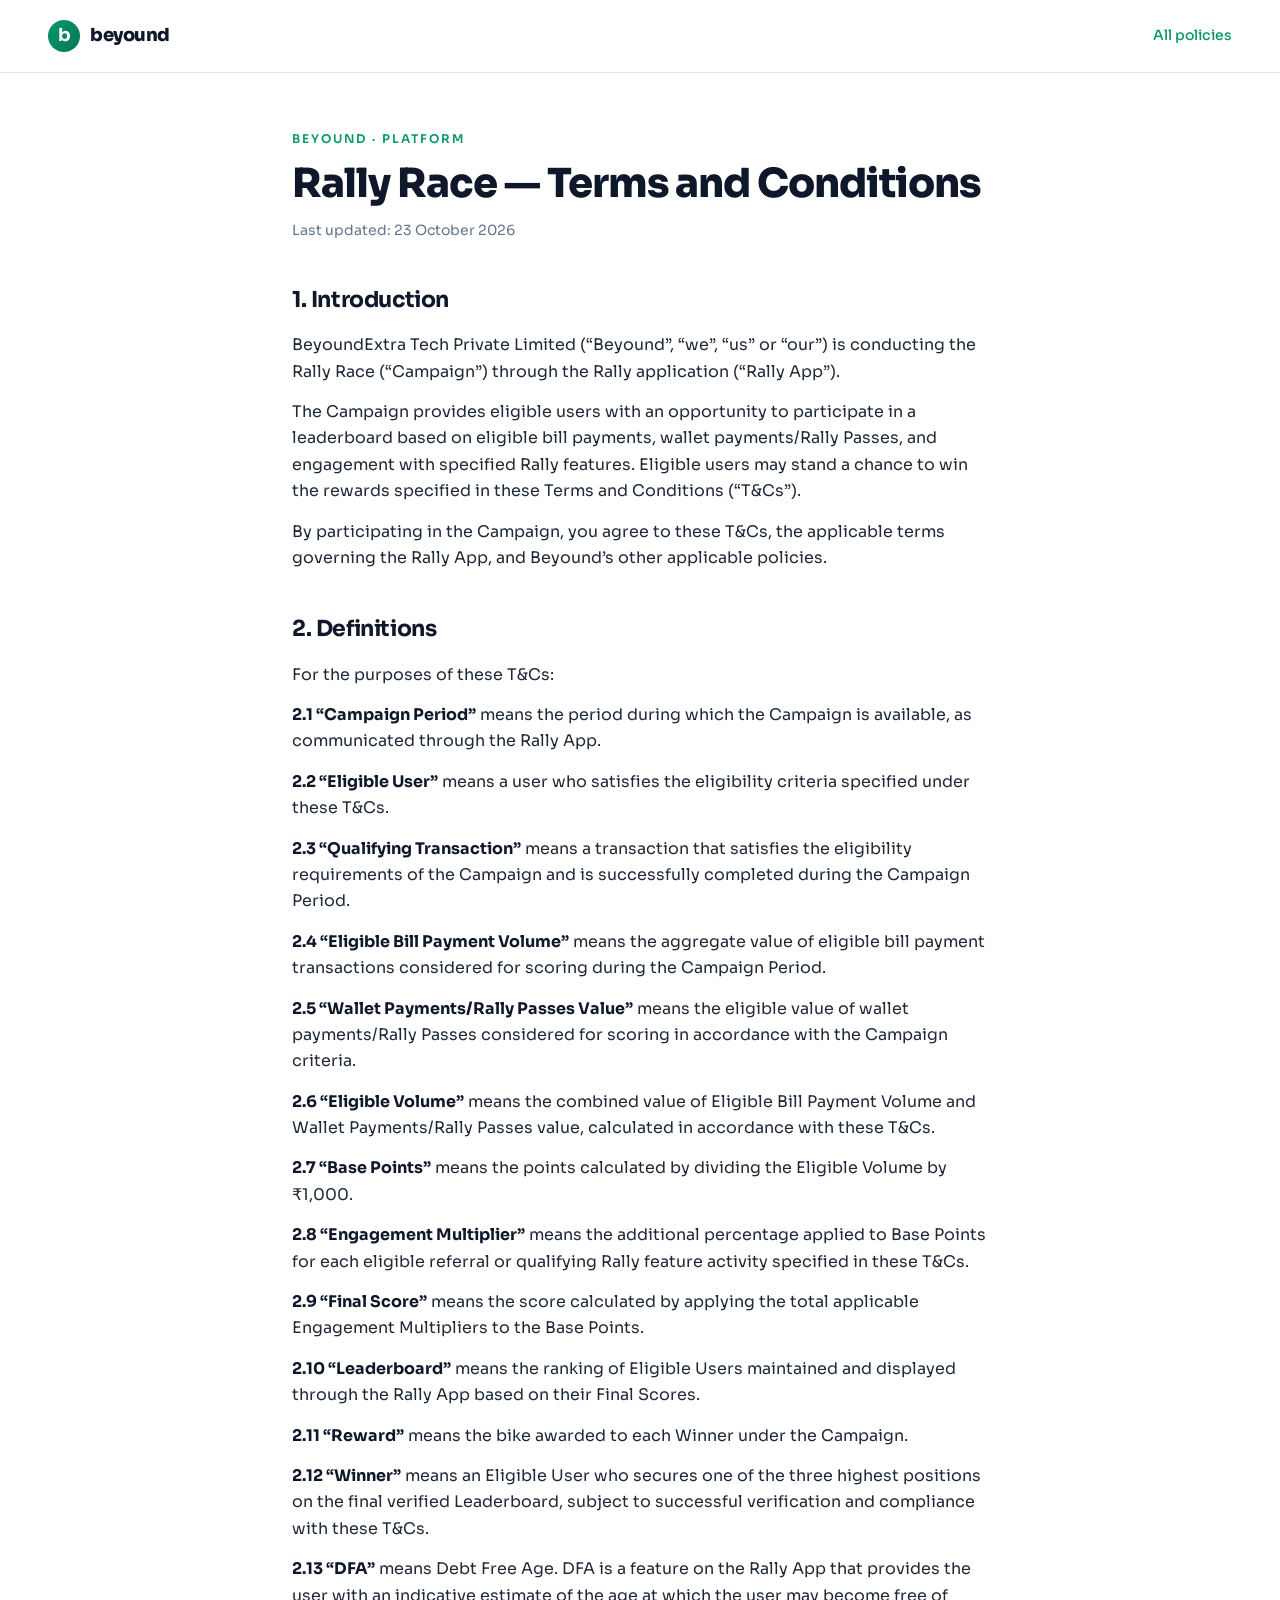
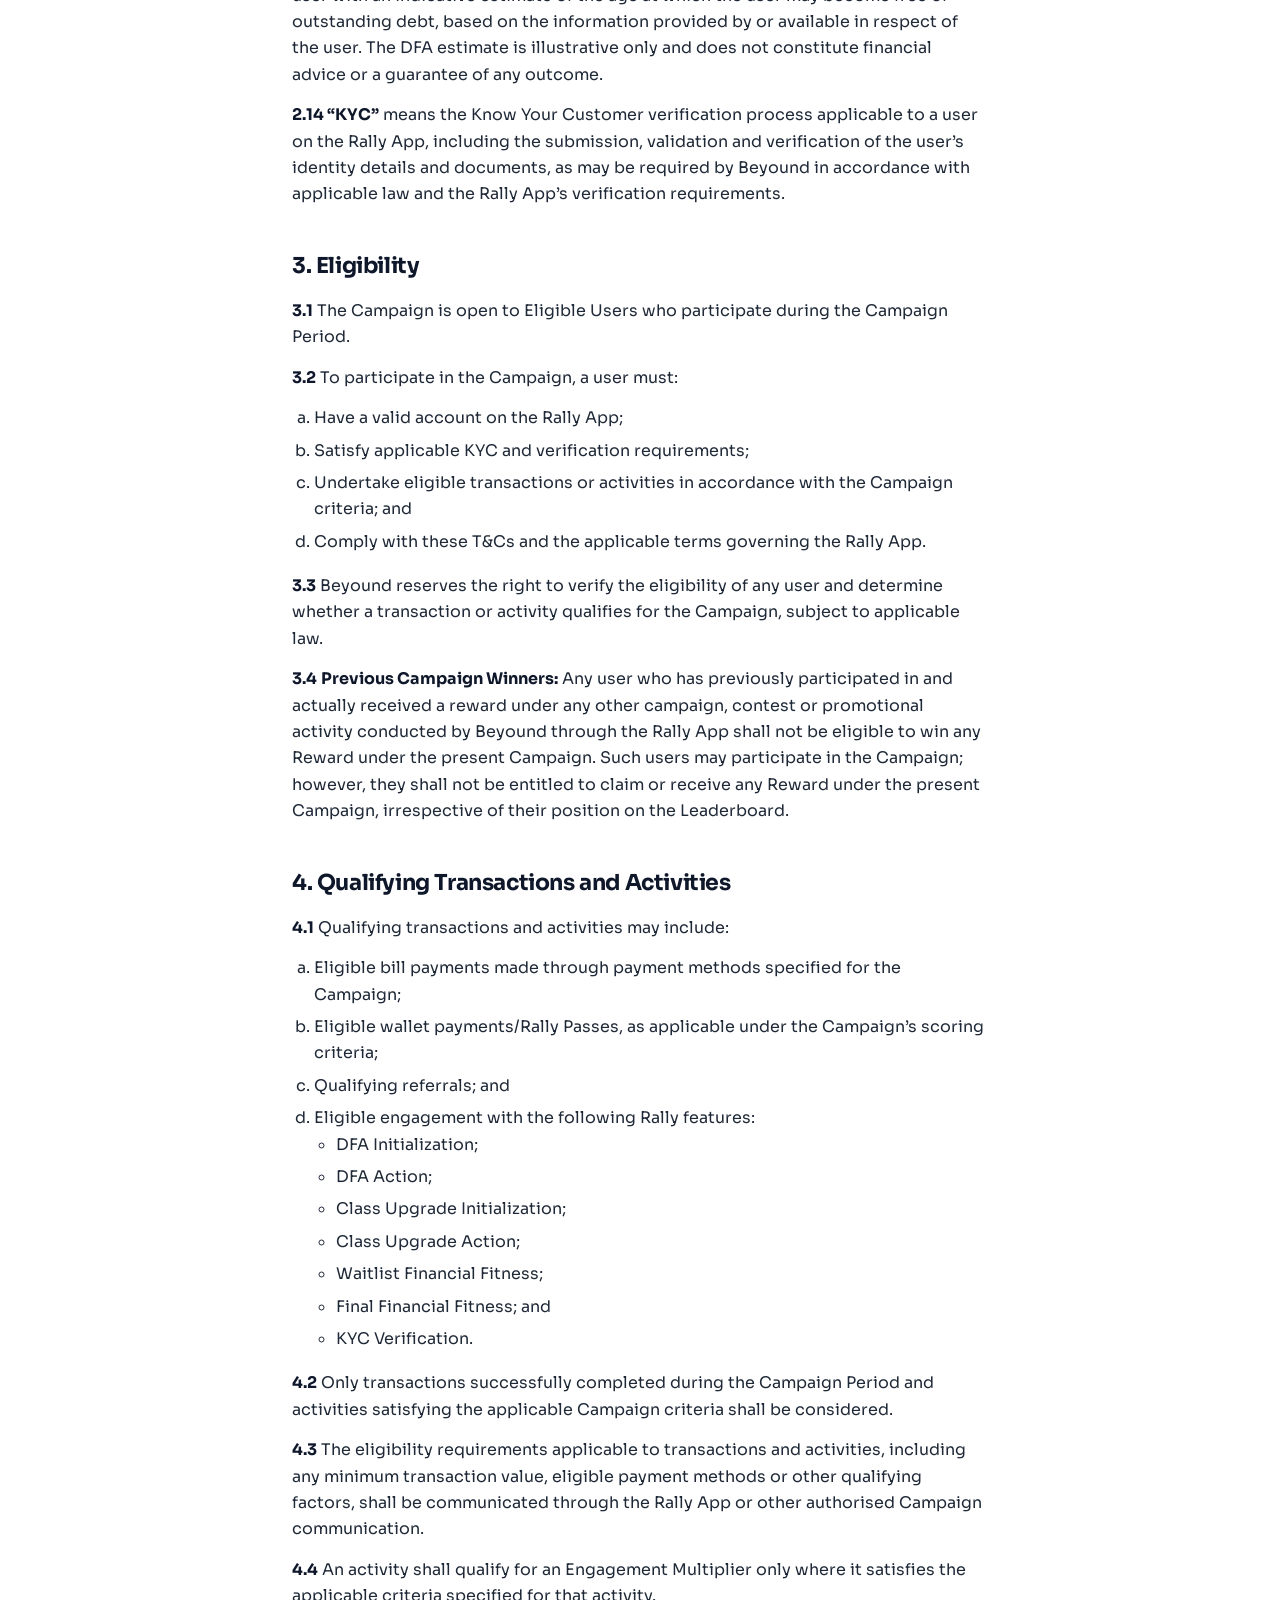
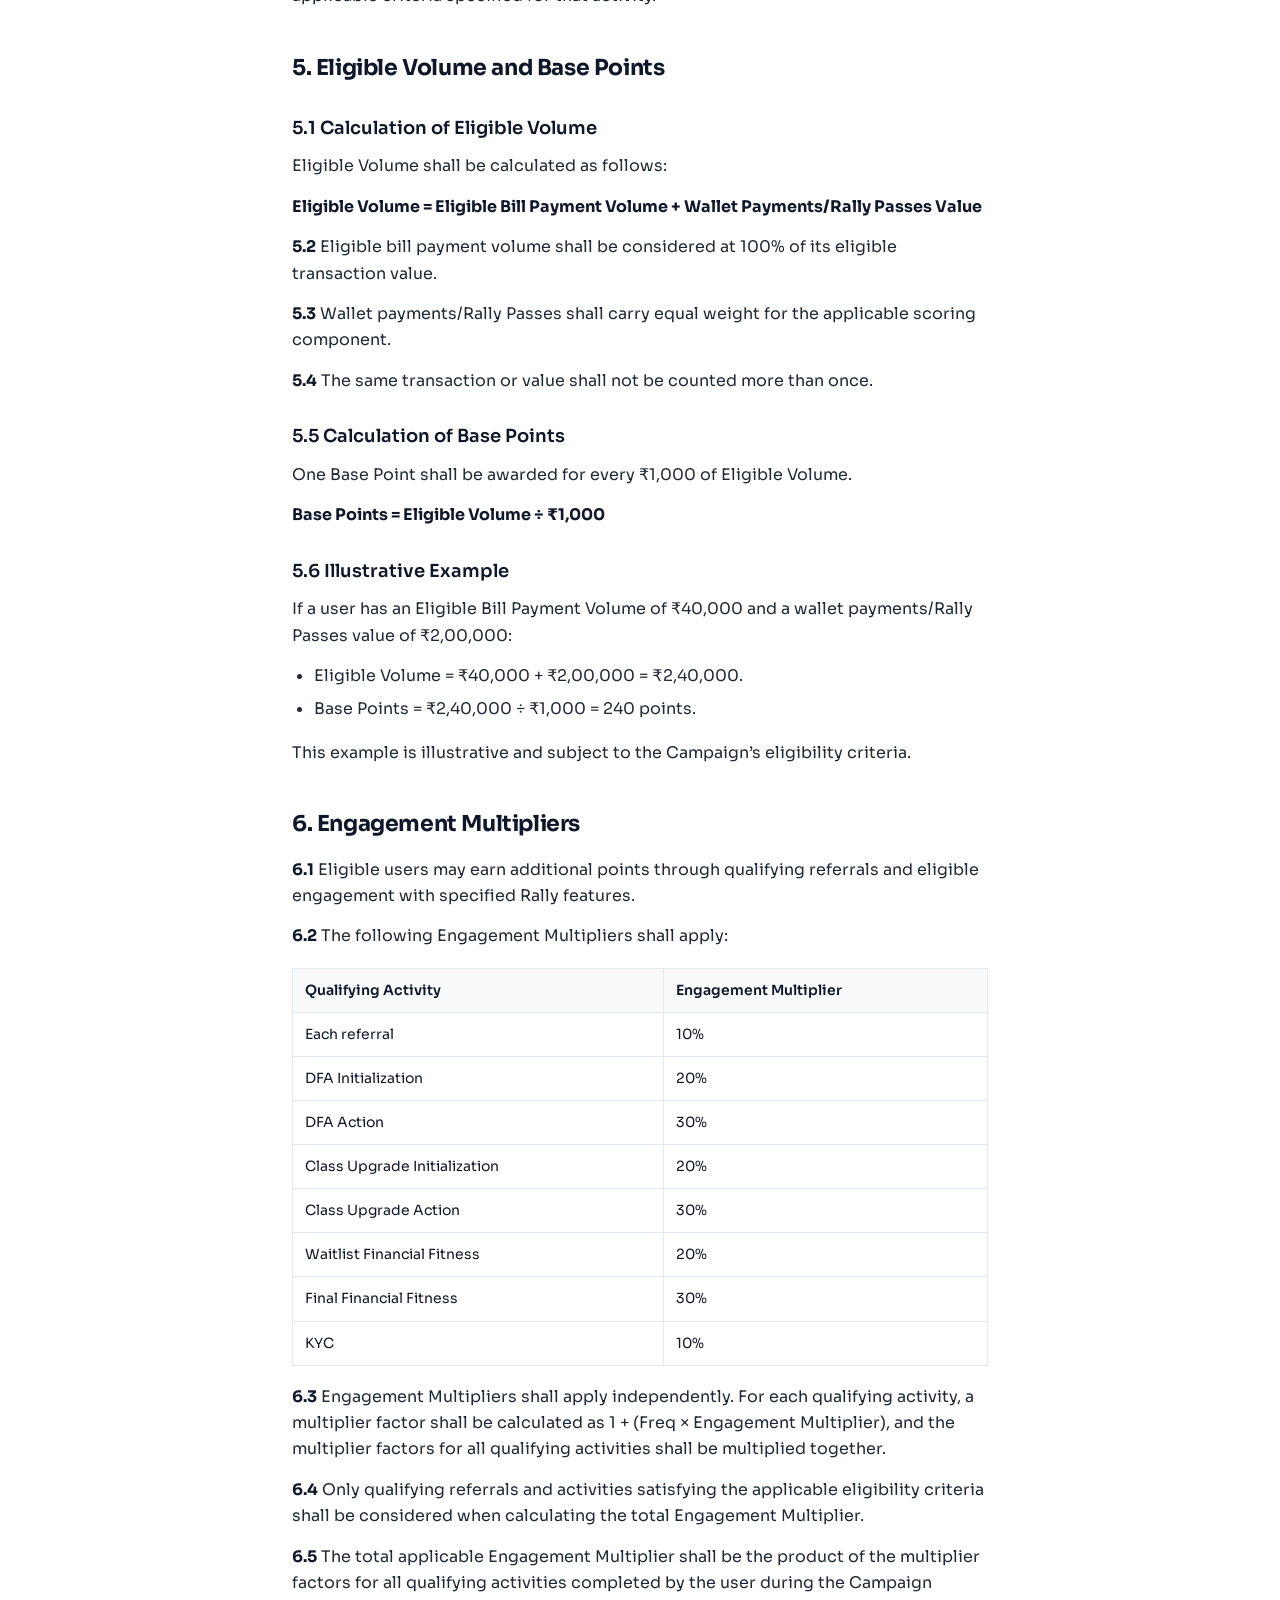
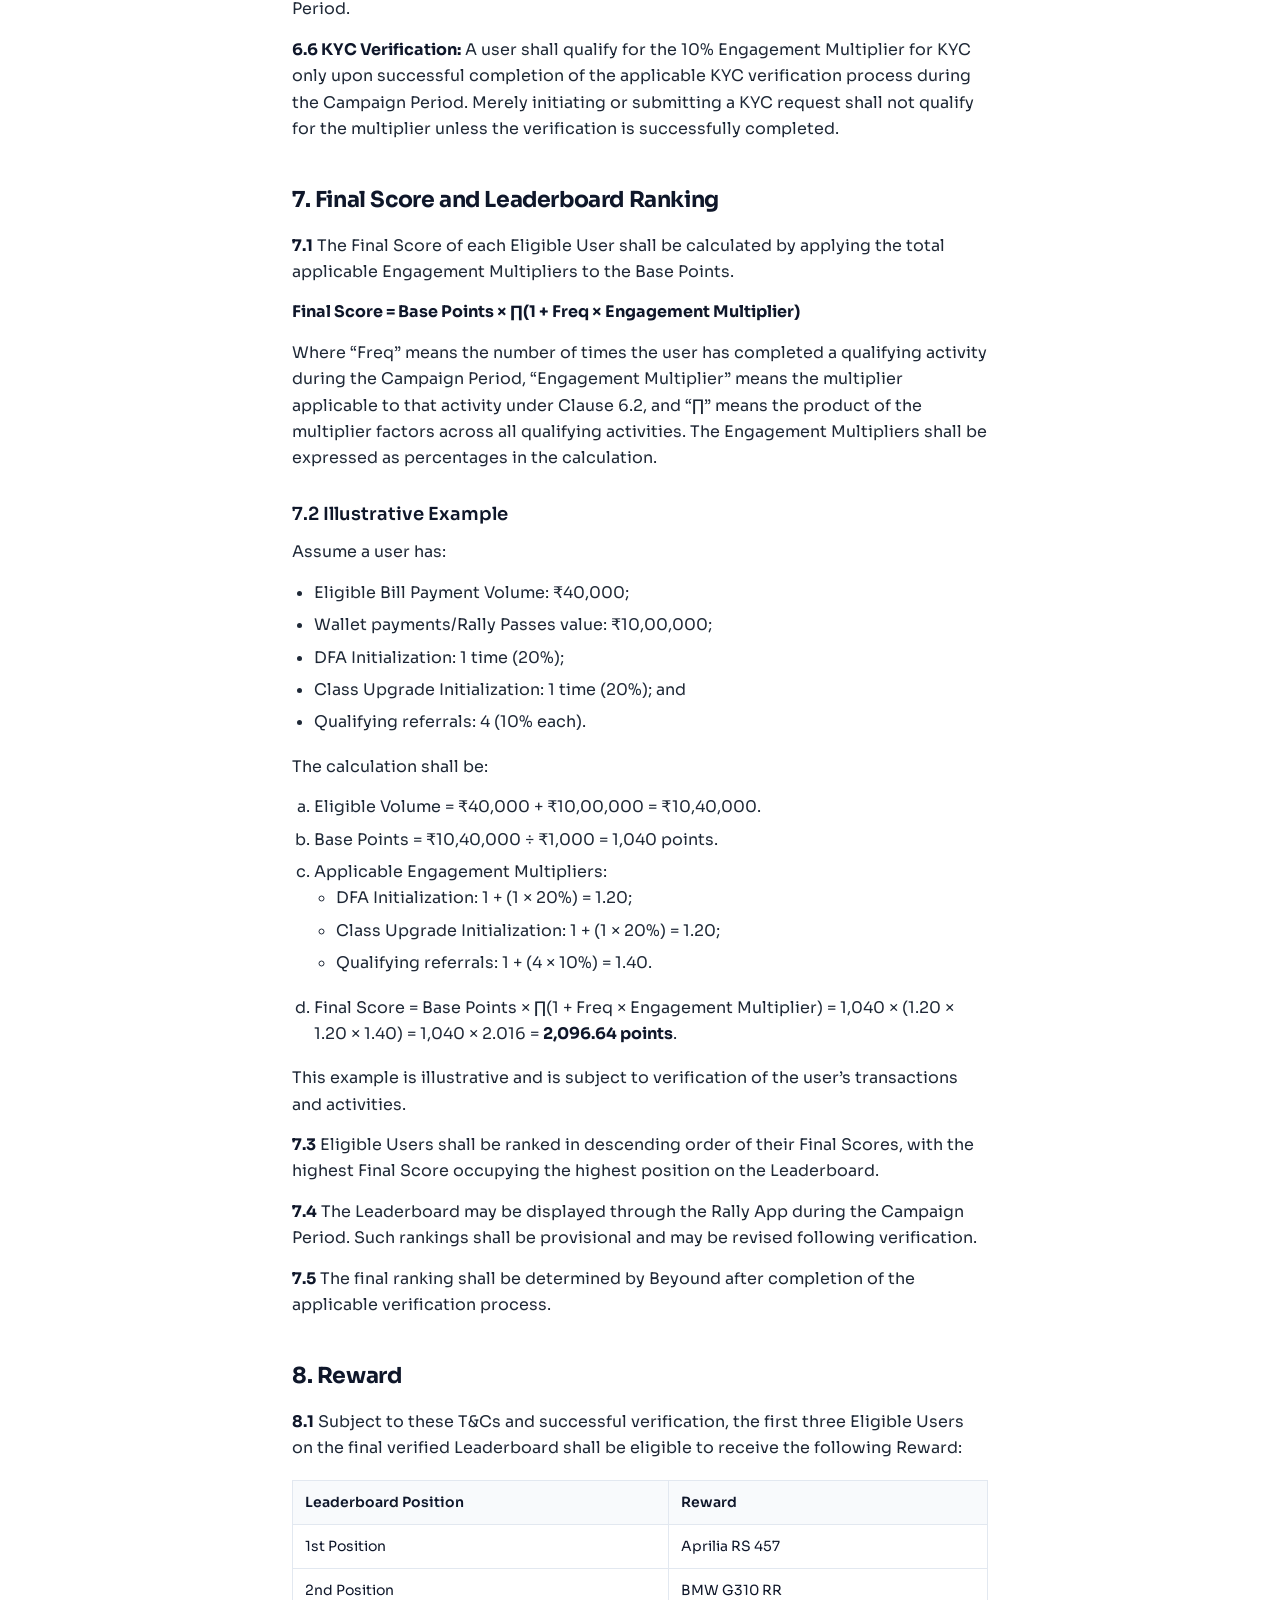
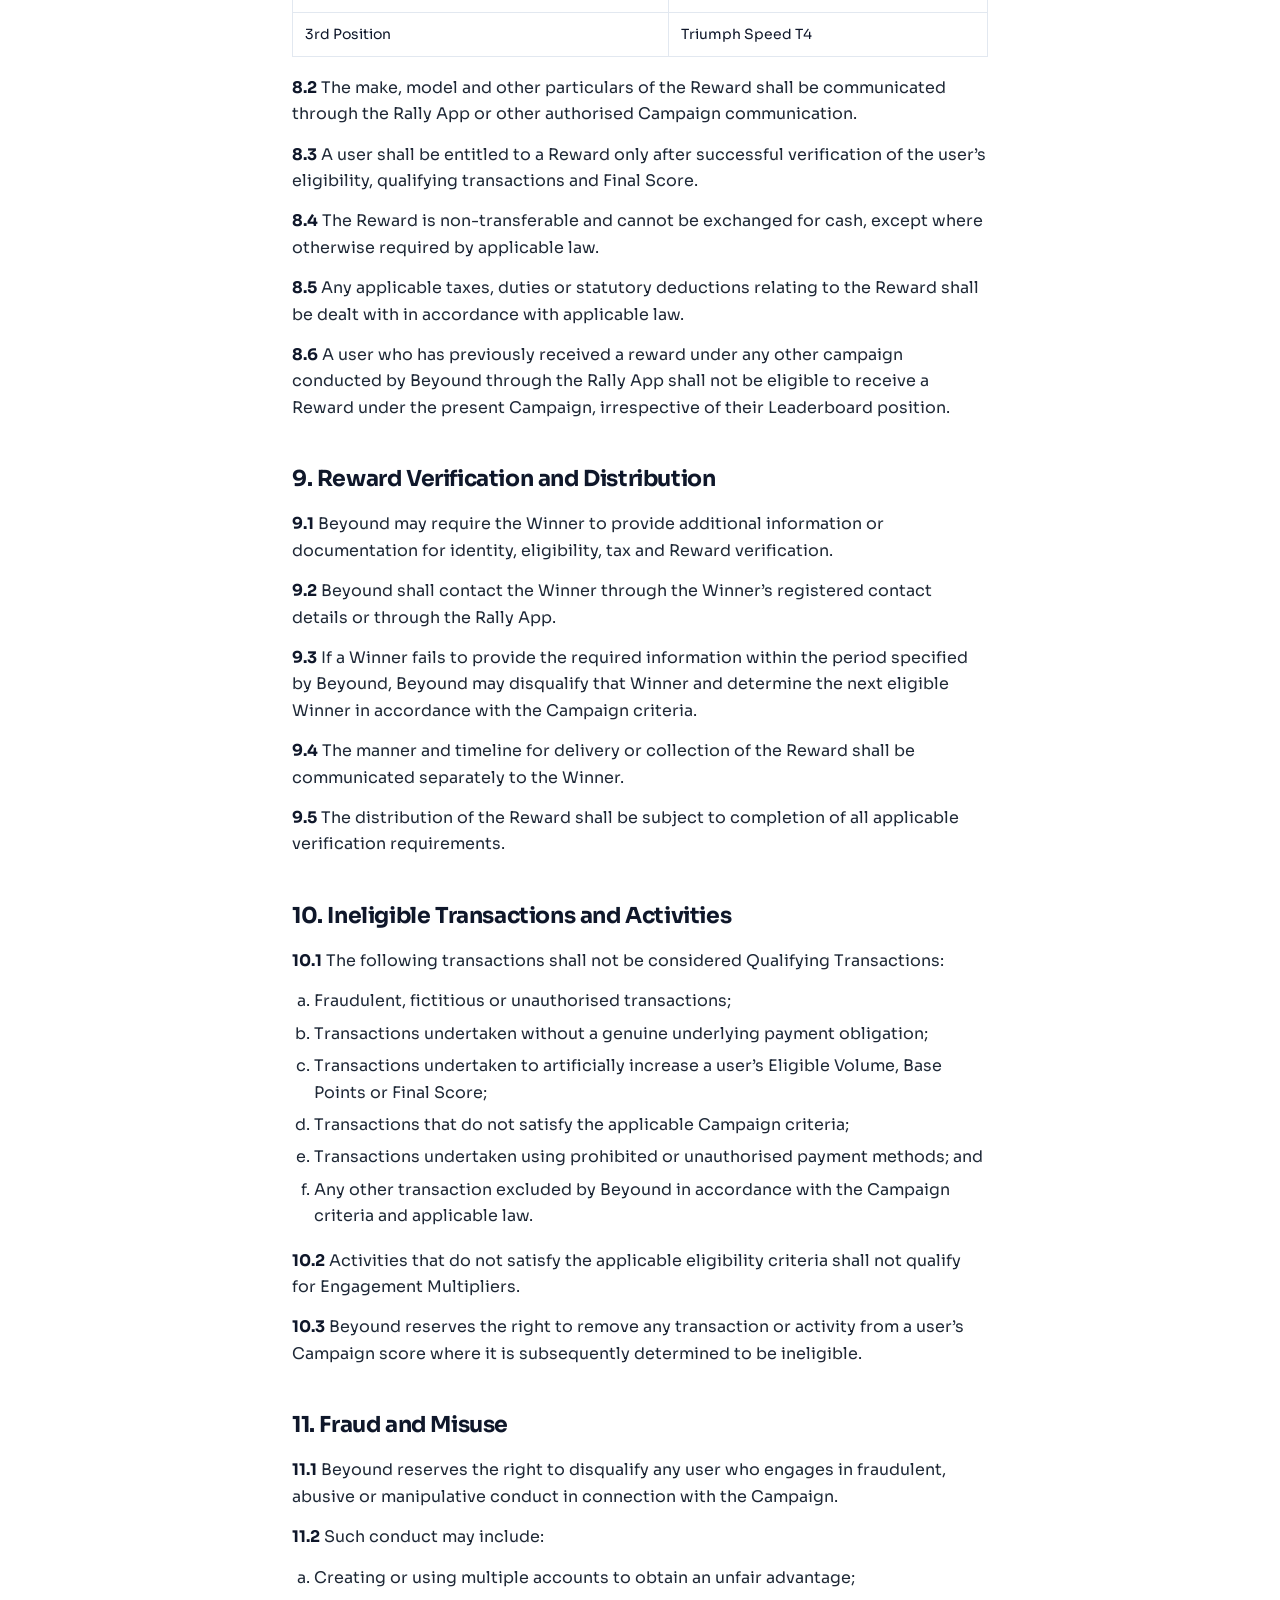
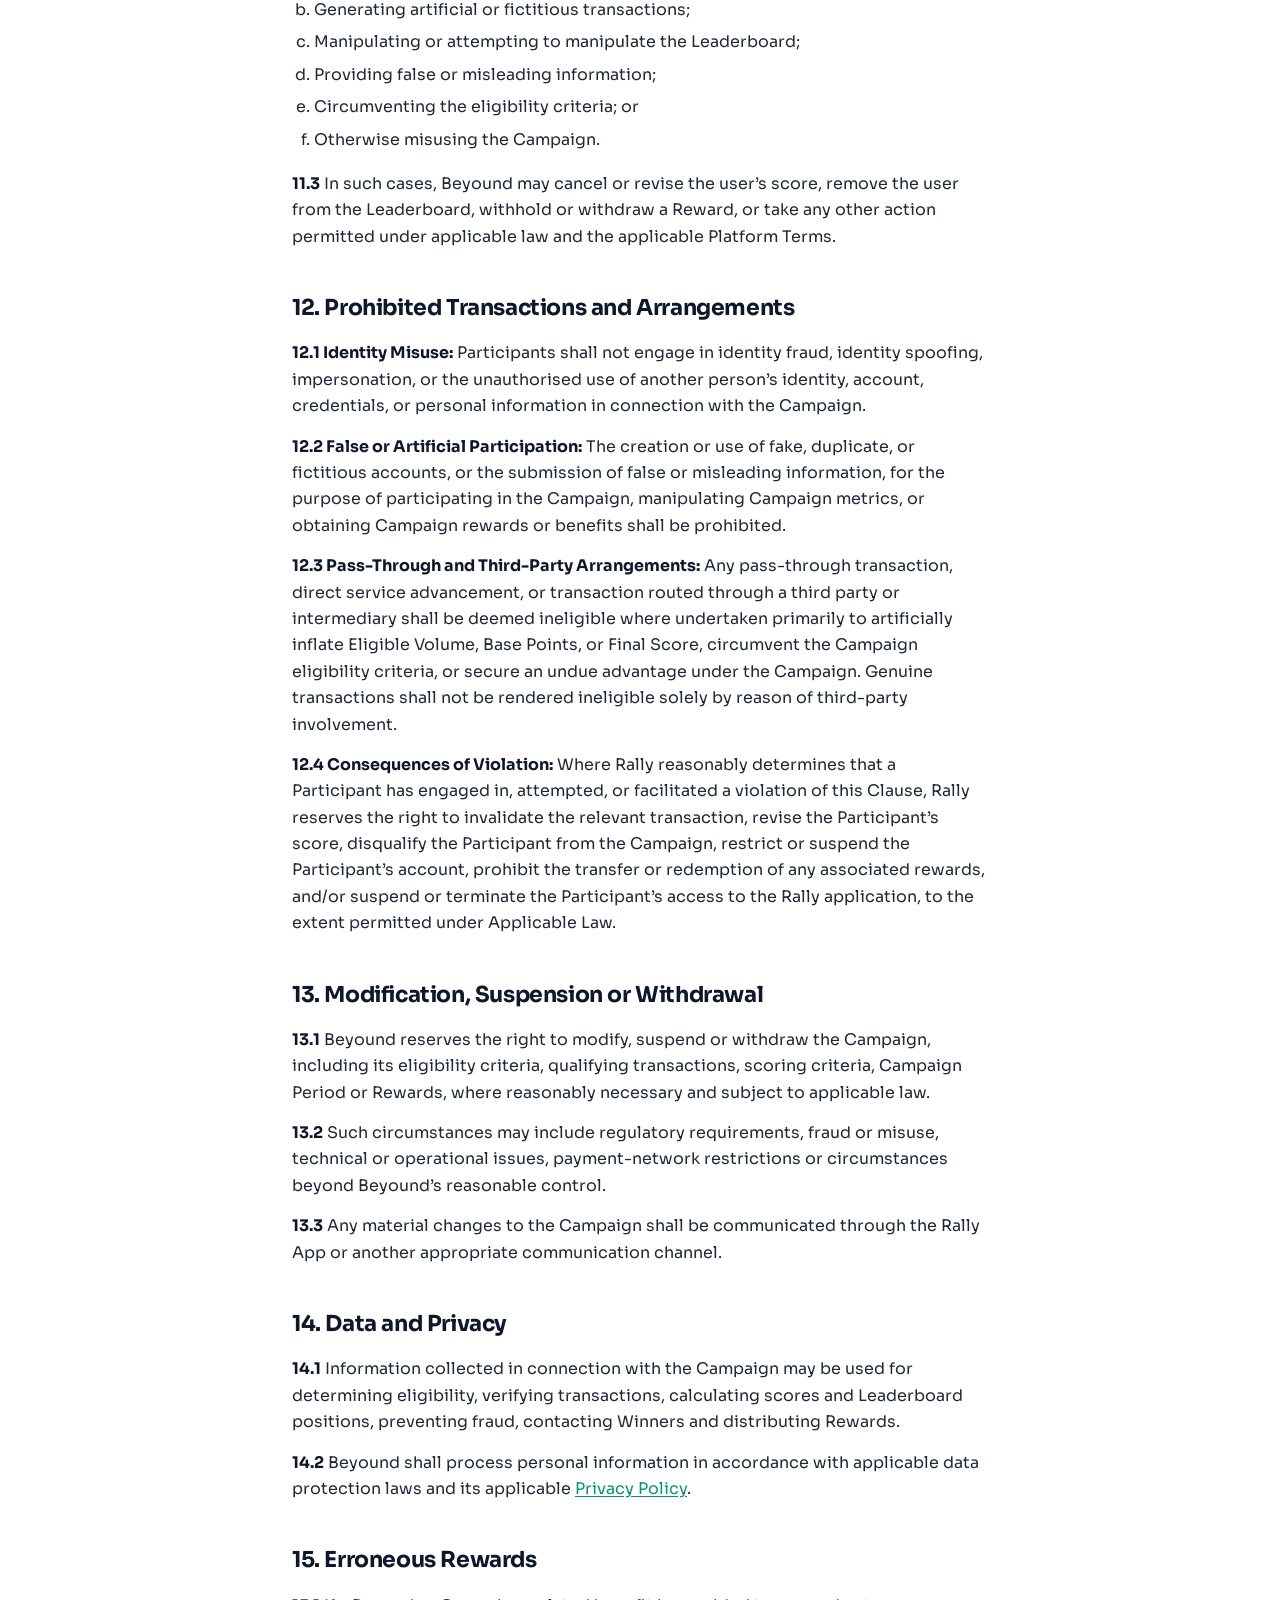
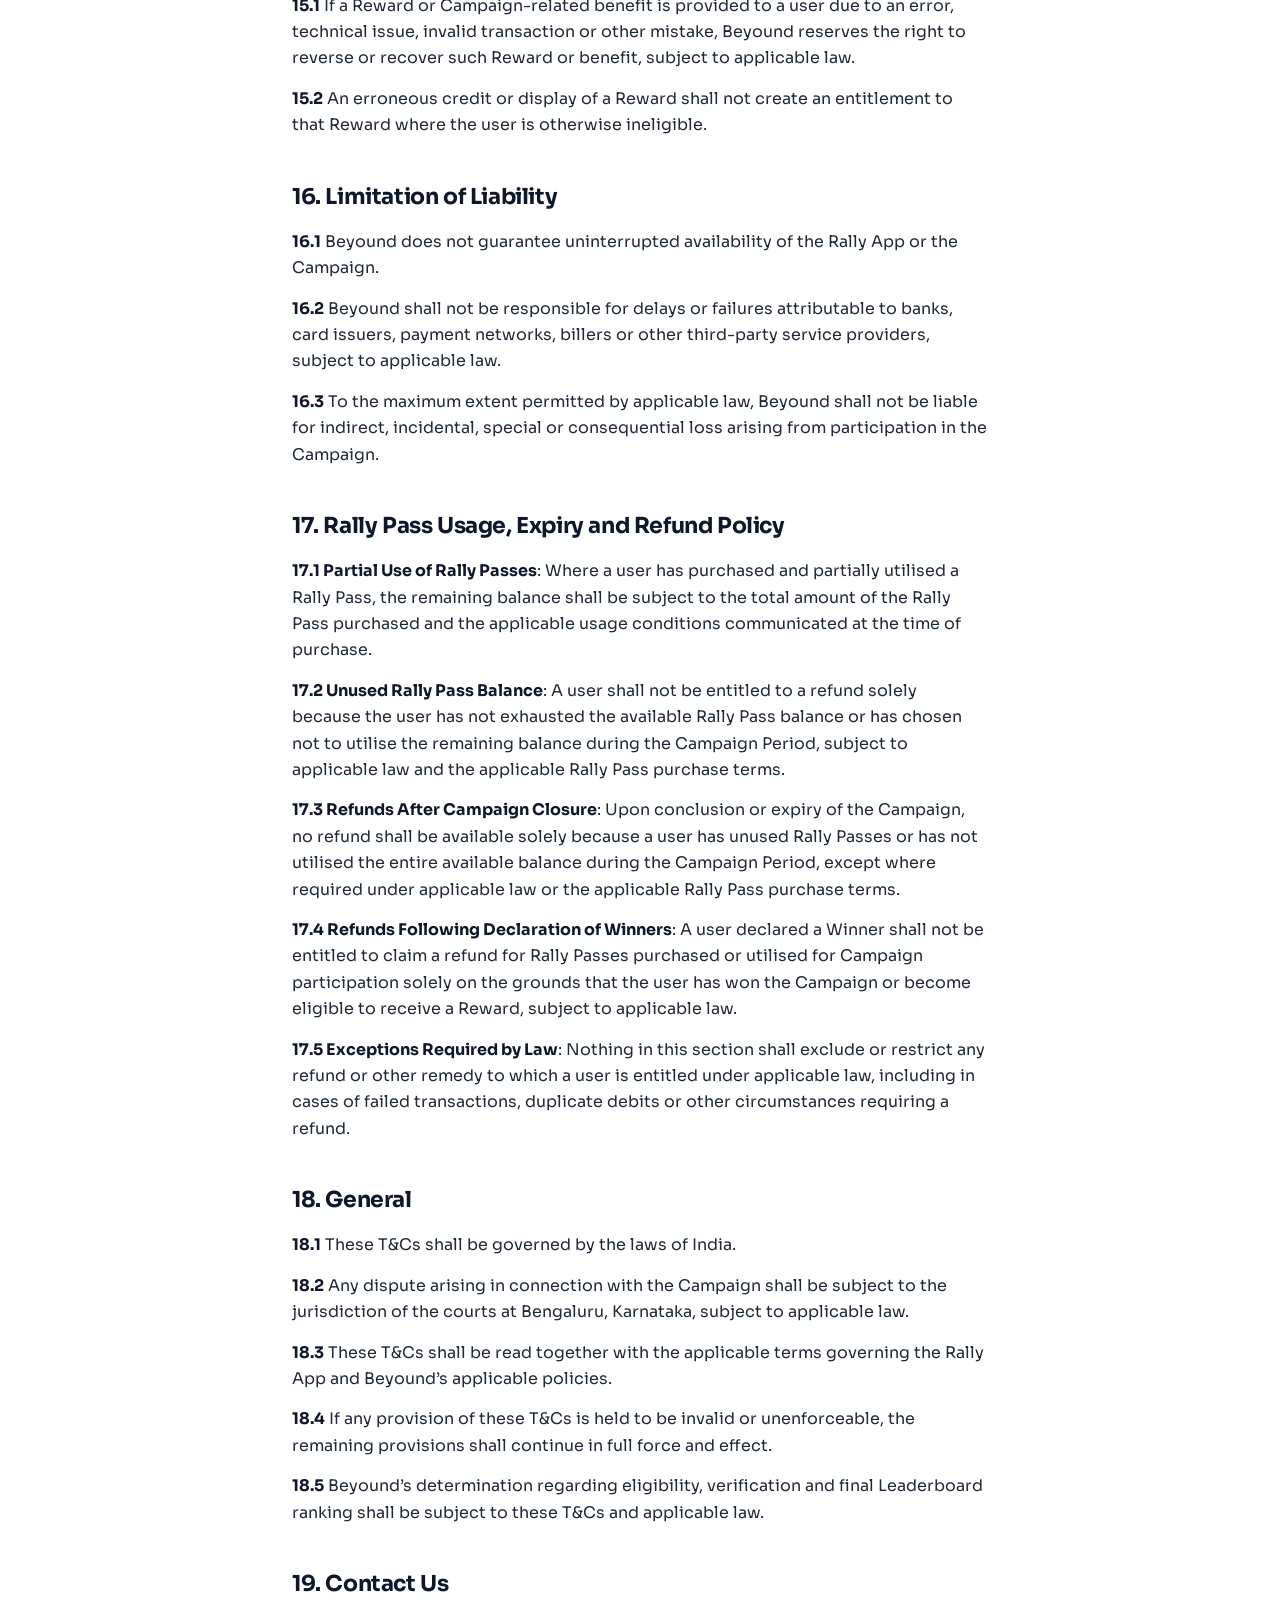
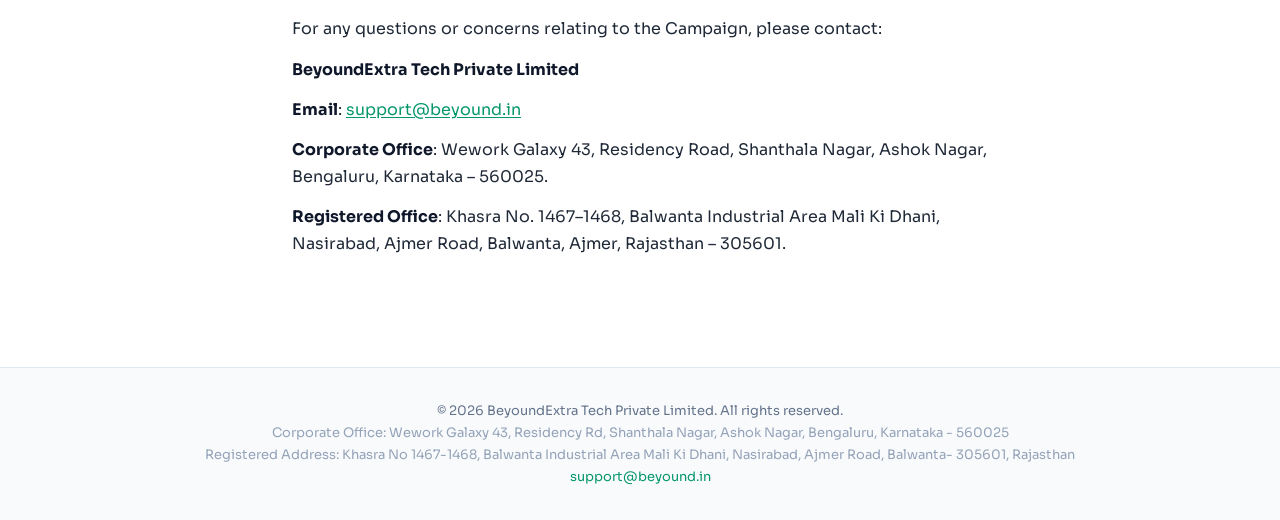
<file: policies/rally-race.html>
<!doctype html>
<html lang="en">
  <head>
    <meta charset="UTF-8" />
    <meta name="viewport" content="width=device-width, initial-scale=1" />
    <title>Rally Race — Terms and Conditions — beyound</title>
    <meta name="description" content="Terms and Conditions governing the Rally Race campaign — eligibility, scoring, engagement multipliers and bike rewards." />
    <meta name="theme-color" content="#059669" />
    <meta property="og:title" content="Rally Race — Terms and Conditions — beyound" />
    <meta property="og:description" content="Terms and Conditions governing the Rally Race campaign — eligibility, scoring, engagement multipliers and bike rewards." />
    <meta property="og:type" content="website" />
    <link rel="icon" href="data:image/svg+xml,<svg xmlns='http://www.w3.org/2000/svg' viewBox='0 0 100 100'><circle cx='50' cy='50' r='50' fill='%23059669'/><text x='50' y='68' text-anchor='middle' font-size='52' font-weight='700' font-family='system-ui' fill='white'>b</text></svg>" />
    <link rel="preconnect" href="https://fonts.googleapis.com" />
    <link rel="preconnect" href="https://fonts.gstatic.com" crossorigin />
    <link href="https://fonts.googleapis.com/css2?family=Sora:wght@400;500;600;700;800&display=swap" rel="stylesheet" />
    <link rel="stylesheet" href="styles.css?v=20261013" />
    <script>
      // Co-brand the header as "beyound x Rally" when the page is opened from
      // the Rally app (?app=rally). Runs in <head> so the class is set before
      // first paint. Also carries app/webView params onto in-section policy
      // links so navigating from the index keeps the same header.
      try {
        var policyParams = new URLSearchParams(location.search);
        if (policyParams.get("app") === "rally") {
          document.documentElement.classList.add("app-rally");
        }
        var carried = ["app", "webView"].filter(function (k) { return policyParams.has(k); });
        if (carried.length) {
          document.addEventListener("DOMContentLoaded", function () {
            document.querySelectorAll('a[href$=".html"]').forEach(function (a) {
              if (/^[a-z]+:|^\/\//i.test(a.getAttribute("href"))) return;
              var url = new URL(a.href);
              carried.forEach(function (k) { url.searchParams.set(k, policyParams.get(k)); });
              a.href = url.toString();
            });
          });
        }
      } catch (e) {}
    </script>
    <script>
      try {
        if (new URLSearchParams(location.search).get("webView") === "true") {
          document.documentElement.classList.add("webview");
        }
      } catch (e) {}
    </script>
  </head>
  <body>
    <header class="page-header">
      <a class="brand-link" href="../">
        <span class="brand-mark">b</span>
        <span class="brand-name">beyound</span>
      </a>
      <span class="cobrand" aria-label="in partnership with Rally" hidden>
        <span class="cobrand-x" aria-hidden="true">&times;</span>
        <img class="cobrand-logo" src="assets/rally-logo.svg" alt="Rally" width="59" height="26" />
      </span>
      <a class="back-link" href="./">All policies</a>
    </header>
    <main class="policy">
      <p class="kicker">beyound · Platform</p>
      <h1>Rally Race — Terms and Conditions</h1>
      <p class="updated">Last updated: 23 October 2026</p>
      <article class="policy-body">
        <h2>1. Introduction</h2>
        <p>BeyoundExtra Tech Private Limited (&ldquo;Beyound&rdquo;, &ldquo;we&rdquo;, &ldquo;us&rdquo; or &ldquo;our&rdquo;) is conducting the Rally Race (&ldquo;Campaign&rdquo;) through the Rally application (&ldquo;Rally App&rdquo;).</p>
        <p>The Campaign provides eligible users with an opportunity to participate in a leaderboard based on eligible bill payments, wallet payments/Rally Passes, and engagement with specified Rally features. Eligible users may stand a chance to win the rewards specified in these Terms and Conditions (&ldquo;T&amp;Cs&rdquo;).</p>
        <p>By participating in the Campaign, you agree to these T&amp;Cs, the applicable terms governing the Rally App, and Beyound&rsquo;s other applicable policies.</p>

        <h2>2. Definitions</h2>
        <p>For the purposes of these T&amp;Cs:</p>
        <p><strong>2.1 &ldquo;Campaign Period&rdquo;</strong> means the period during which the Campaign is available, as communicated through the Rally App.</p>
        <p><strong>2.2 &ldquo;Eligible User&rdquo;</strong> means a user who satisfies the eligibility criteria specified under these T&amp;Cs.</p>
        <p><strong>2.3 &ldquo;Qualifying Transaction&rdquo;</strong> means a transaction that satisfies the eligibility requirements of the Campaign and is successfully completed during the Campaign Period.</p>
        <p><strong>2.4 &ldquo;Eligible Bill Payment Volume&rdquo;</strong> means the aggregate value of eligible bill payment transactions considered for scoring during the Campaign Period.</p>
        <p><strong>2.5 &ldquo;Wallet Payments/Rally Passes Value&rdquo;</strong> means the eligible value of wallet payments/Rally Passes considered for scoring in accordance with the Campaign criteria.</p>
        <p><strong>2.6 &ldquo;Eligible Volume&rdquo;</strong> means the combined value of Eligible Bill Payment Volume and Wallet Payments/Rally Passes value, calculated in accordance with these T&amp;Cs.</p>
        <p><strong>2.7 &ldquo;Base Points&rdquo;</strong> means the points calculated by dividing the Eligible Volume by ₹1,000.</p>
        <p><strong>2.8 &ldquo;Engagement Multiplier&rdquo;</strong> means the additional percentage applied to Base Points for each eligible referral or qualifying Rally feature activity specified in these T&amp;Cs.</p>
        <p><strong>2.9 &ldquo;Final Score&rdquo;</strong> means the score calculated by applying the total applicable Engagement Multipliers to the Base Points.</p>
        <p><strong>2.10 &ldquo;Leaderboard&rdquo;</strong> means the ranking of Eligible Users maintained and displayed through the Rally App based on their Final Scores.</p>
        <p><strong>2.11 &ldquo;Reward&rdquo;</strong> means the bike awarded to each Winner under the Campaign.</p>
        <p><strong>2.12 &ldquo;Winner&rdquo;</strong> means an Eligible User who secures one of the three highest positions on the final verified Leaderboard, subject to successful verification and compliance with these T&amp;Cs.</p>
        <p><strong>2.13 &ldquo;DFA&rdquo;</strong> means Debt Free Age. DFA is a feature on the Rally App that provides the user with an indicative estimate of the age at which the user may become free of outstanding debt, based on the information provided by or available in respect of the user. The DFA estimate is illustrative only and does not constitute financial advice or a guarantee of any outcome.</p>
        <p><strong>2.14 &ldquo;KYC&rdquo;</strong> means the Know Your Customer verification process applicable to a user on the Rally App, including the submission, validation and verification of the user&rsquo;s identity details and documents, as may be required by Beyound in accordance with applicable law and the Rally App&rsquo;s verification requirements.</p>

        <h2>3. Eligibility</h2>
        <p><strong>3.1</strong> The Campaign is open to Eligible Users who participate during the Campaign Period.</p>
        <p><strong>3.2</strong> To participate in the Campaign, a user must:</p>
        <ol type="a">
          <li>Have a valid account on the Rally App;</li>
          <li>Satisfy applicable KYC and verification requirements;</li>
          <li>Undertake eligible transactions or activities in accordance with the Campaign criteria; and</li>
          <li>Comply with these T&amp;Cs and the applicable terms governing the Rally App.</li>
        </ol>
        <p><strong>3.3</strong> Beyound reserves the right to verify the eligibility of any user and determine whether a transaction or activity qualifies for the Campaign, subject to applicable law.</p>
        <p><strong>3.4</strong> <strong>Previous Campaign Winners:</strong> Any user who has previously participated in and actually received a reward under any other campaign, contest or promotional activity conducted by Beyound through the Rally App shall not be eligible to win any Reward under the present Campaign. Such users may participate in the Campaign; however, they shall not be entitled to claim or receive any Reward under the present Campaign, irrespective of their position on the Leaderboard.</p>

        <h2>4. Qualifying Transactions and Activities</h2>
        <p><strong>4.1</strong> Qualifying transactions and activities may include:</p>
        <ol type="a">
          <li>Eligible bill payments made through payment methods specified for the Campaign;</li>
          <li>Eligible wallet payments/Rally Passes, as applicable under the Campaign&rsquo;s scoring criteria;</li>
          <li>Qualifying referrals; and</li>
          <li>Eligible engagement with the following Rally features:
            <ul>
              <li>DFA Initialization;</li>
              <li>DFA Action;</li>
              <li>Class Upgrade Initialization;</li>
              <li>Class Upgrade Action;</li>
              <li>Waitlist Financial Fitness;</li>
              <li>Final Financial Fitness; and</li>
              <li>KYC Verification.</li>
            </ul>
          </li>
        </ol>
        <p><strong>4.2</strong> Only transactions successfully completed during the Campaign Period and activities satisfying the applicable Campaign criteria shall be considered.</p>
        <p><strong>4.3</strong> The eligibility requirements applicable to transactions and activities, including any minimum transaction value, eligible payment methods or other qualifying factors, shall be communicated through the Rally App or other authorised Campaign communication.</p>
        <p><strong>4.4</strong> An activity shall qualify for an Engagement Multiplier only where it satisfies the applicable criteria specified for that activity.</p>

        <h2>5. Eligible Volume and Base Points</h2>
        <h3>5.1 Calculation of Eligible Volume</h3>
        <p>Eligible Volume shall be calculated as follows:</p>
        <p><strong>Eligible Volume = Eligible Bill Payment Volume + Wallet Payments/Rally Passes Value</strong></p>
        <p><strong>5.2</strong> Eligible bill payment volume shall be considered at 100% of its eligible transaction value.</p>
        <p><strong>5.3</strong> Wallet payments/Rally Passes shall carry equal weight for the applicable scoring component.</p>
        <p><strong>5.4</strong> The same transaction or value shall not be counted more than once.</p>
        <h3>5.5 Calculation of Base Points</h3>
        <p>One Base Point shall be awarded for every ₹1,000 of Eligible Volume.</p>
        <p><strong>Base Points = Eligible Volume ÷ ₹1,000</strong></p>
        <h3>5.6 Illustrative Example</h3>
        <p>If a user has an Eligible Bill Payment Volume of ₹40,000 and a wallet payments/Rally Passes value of ₹2,00,000:</p>
        <ul>
          <li>Eligible Volume = ₹40,000 + ₹2,00,000 = ₹2,40,000.</li>
          <li>Base Points = ₹2,40,000 ÷ ₹1,000 = 240 points.</li>
        </ul>
        <p>This example is illustrative and subject to the Campaign&rsquo;s eligibility criteria.</p>

        <h2>6. Engagement Multipliers</h2>
        <p><strong>6.1</strong> Eligible users may earn additional points through qualifying referrals and eligible engagement with specified Rally features.</p>
        <p><strong>6.2</strong> The following Engagement Multipliers shall apply:</p>
        <table>
          <thead><tr><th>Qualifying Activity</th><th>Engagement Multiplier</th></tr></thead>
          <tbody>
            <tr><td>Each referral</td><td>10%</td></tr>
            <tr><td>DFA Initialization</td><td>20%</td></tr>
            <tr><td>DFA Action</td><td>30%</td></tr>
            <tr><td>Class Upgrade Initialization</td><td>20%</td></tr>
            <tr><td>Class Upgrade Action</td><td>30%</td></tr>
            <tr><td>Waitlist Financial Fitness</td><td>20%</td></tr>
            <tr><td>Final Financial Fitness</td><td>30%</td></tr>
            <tr><td>KYC</td><td>10%</td></tr>
          </tbody>
        </table>
        <p><strong>6.3</strong> Engagement Multipliers shall apply independently. For each qualifying activity, a multiplier factor shall be calculated as 1 + (Freq × Engagement Multiplier), and the multiplier factors for all qualifying activities shall be multiplied together.</p>
        <p><strong>6.4</strong> Only qualifying referrals and activities satisfying the applicable eligibility criteria shall be considered when calculating the total Engagement Multiplier.</p>
        <p><strong>6.5</strong> The total applicable Engagement Multiplier shall be the product of the multiplier factors for all qualifying activities completed by the user during the Campaign Period.</p>
        <p><strong>6.6 KYC Verification:</strong> A user shall qualify for the 10% Engagement Multiplier for KYC only upon successful completion of the applicable KYC verification process during the Campaign Period. Merely initiating or submitting a KYC request shall not qualify for the multiplier unless the verification is successfully completed.</p>

        <h2>7. Final Score and Leaderboard Ranking</h2>
        <p><strong>7.1</strong> The Final Score of each Eligible User shall be calculated by applying the total applicable Engagement Multipliers to the Base Points.</p>
        <p><strong>Final Score = Base Points × ∏(1 + Freq × Engagement Multiplier)</strong></p>
        <p>Where &ldquo;Freq&rdquo; means the number of times the user has completed a qualifying activity during the Campaign Period, &ldquo;Engagement Multiplier&rdquo; means the multiplier applicable to that activity under Clause 6.2, and &ldquo;∏&rdquo; means the product of the multiplier factors across all qualifying activities. The Engagement Multipliers shall be expressed as percentages in the calculation.</p>
        <h3>7.2 Illustrative Example</h3>
        <p>Assume a user has:</p>
        <ul>
          <li>Eligible Bill Payment Volume: ₹40,000;</li>
          <li>Wallet payments/Rally Passes value: ₹10,00,000;</li>
          <li>DFA Initialization: 1 time (20%);</li>
          <li>Class Upgrade Initialization: 1 time (20%); and</li>
          <li>Qualifying referrals: 4 (10% each).</li>
        </ul>
        <p>The calculation shall be:</p>
        <ol type="a">
          <li>Eligible Volume = ₹40,000 + ₹10,00,000 = ₹10,40,000.</li>
          <li>Base Points = ₹10,40,000 ÷ ₹1,000 = 1,040 points.</li>
          <li>Applicable Engagement Multipliers:
            <ul>
              <li>DFA Initialization: 1 + (1 × 20%) = 1.20;</li>
              <li>Class Upgrade Initialization: 1 + (1 × 20%) = 1.20;</li>
              <li>Qualifying referrals: 1 + (4 × 10%) = 1.40.</li>
            </ul>
          </li>
          <li>Final Score = Base Points × ∏(1 + Freq × Engagement Multiplier) = 1,040 × (1.20 × 1.20 × 1.40) = 1,040 × 2.016 = <strong>2,096.64 points</strong>.</li>
        </ol>
        <p>This example is illustrative and is subject to verification of the user&rsquo;s transactions and activities.</p>
        <p><strong>7.3</strong> Eligible Users shall be ranked in descending order of their Final Scores, with the highest Final Score occupying the highest position on the Leaderboard.</p>
        <p><strong>7.4</strong> The Leaderboard may be displayed through the Rally App during the Campaign Period. Such rankings shall be provisional and may be revised following verification.</p>
        <p><strong>7.5</strong> The final ranking shall be determined by Beyound after completion of the applicable verification process.</p>

        <h2>8. Reward</h2>
        <p><strong>8.1</strong> Subject to these T&amp;Cs and successful verification, the first three Eligible Users on the final verified Leaderboard shall be eligible to receive the following Reward:</p>
        <table>
          <thead><tr><th>Leaderboard Position</th><th>Reward</th></tr></thead>
          <tbody>
            <tr><td>1st Position</td><td>Aprilia RS 457</td></tr>
            <tr><td>2nd Position</td><td>BMW G310 RR</td></tr>
            <tr><td>3rd Position</td><td>Triumph Speed T4</td></tr>
          </tbody>
        </table>
        <p><strong>8.2</strong> The make, model and other particulars of the Reward shall be communicated through the Rally App or other authorised Campaign communication.</p>
        <p><strong>8.3</strong> A user shall be entitled to a Reward only after successful verification of the user&rsquo;s eligibility, qualifying transactions and Final Score.</p>
        <p><strong>8.4</strong> The Reward is non-transferable and cannot be exchanged for cash, except where otherwise required by applicable law.</p>
        <p><strong>8.5</strong> Any applicable taxes, duties or statutory deductions relating to the Reward shall be dealt with in accordance with applicable law.</p>
        <p><strong>8.6</strong> A user who has previously received a reward under any other campaign conducted by Beyound through the Rally App shall not be eligible to receive a Reward under the present Campaign, irrespective of their Leaderboard position.</p>

        <h2>9. Reward Verification and Distribution</h2>
        <p><strong>9.1</strong> Beyound may require the Winner to provide additional information or documentation for identity, eligibility, tax and Reward verification.</p>
        <p><strong>9.2</strong> Beyound shall contact the Winner through the Winner&rsquo;s registered contact details or through the Rally App.</p>
        <p><strong>9.3</strong> If a Winner fails to provide the required information within the period specified by Beyound, Beyound may disqualify that Winner and determine the next eligible Winner in accordance with the Campaign criteria.</p>
        <p><strong>9.4</strong> The manner and timeline for delivery or collection of the Reward shall be communicated separately to the Winner.</p>
        <p><strong>9.5</strong> The distribution of the Reward shall be subject to completion of all applicable verification requirements.</p>

        <h2>10. Ineligible Transactions and Activities</h2>
        <p><strong>10.1</strong> The following transactions shall not be considered Qualifying Transactions:</p>
        <ol type="a">
          <li>Fraudulent, fictitious or unauthorised transactions;</li>
          <li>Transactions undertaken without a genuine underlying payment obligation;</li>
          <li>Transactions undertaken to artificially increase a user&rsquo;s Eligible Volume, Base Points or Final Score;</li>
          <li>Transactions that do not satisfy the applicable Campaign criteria;</li>
          <li>Transactions undertaken using prohibited or unauthorised payment methods; and</li>
          <li>Any other transaction excluded by Beyound in accordance with the Campaign criteria and applicable law.</li>
        </ol>
        <p><strong>10.2</strong> Activities that do not satisfy the applicable eligibility criteria shall not qualify for Engagement Multipliers.</p>
        <p><strong>10.3</strong> Beyound reserves the right to remove any transaction or activity from a user&rsquo;s Campaign score where it is subsequently determined to be ineligible.</p>

        <h2>11. Fraud and Misuse</h2>
        <p><strong>11.1</strong> Beyound reserves the right to disqualify any user who engages in fraudulent, abusive or manipulative conduct in connection with the Campaign.</p>
        <p><strong>11.2</strong> Such conduct may include:</p>
        <ol type="a">
          <li>Creating or using multiple accounts to obtain an unfair advantage;</li>
          <li>Generating artificial or fictitious transactions;</li>
          <li>Manipulating or attempting to manipulate the Leaderboard;</li>
          <li>Providing false or misleading information;</li>
          <li>Circumventing the eligibility criteria; or</li>
          <li>Otherwise misusing the Campaign.</li>
        </ol>
        <p><strong>11.3</strong> In such cases, Beyound may cancel or revise the user&rsquo;s score, remove the user from the Leaderboard, withhold or withdraw a Reward, or take any other action permitted under applicable law and the applicable Platform Terms.</p>

        <h2>12. Prohibited Transactions and Arrangements</h2>
        <p><strong>12.1 Identity Misuse:</strong> Participants shall not engage in identity fraud, identity spoofing, impersonation, or the unauthorised use of another person&rsquo;s identity, account, credentials, or personal information in connection with the Campaign.</p>
        <p><strong>12.2 False or Artificial Participation:</strong> The creation or use of fake, duplicate, or fictitious accounts, or the submission of false or misleading information, for the purpose of participating in the Campaign, manipulating Campaign metrics, or obtaining Campaign rewards or benefits shall be prohibited.</p>
        <p><strong>12.3 Pass-Through and Third-Party Arrangements:</strong> Any pass-through transaction, direct service advancement, or transaction routed through a third party or intermediary shall be deemed ineligible where undertaken primarily to artificially inflate Eligible Volume, Base Points, or Final Score, circumvent the Campaign eligibility criteria, or secure an undue advantage under the Campaign. Genuine transactions shall not be rendered ineligible solely by reason of third-party involvement.</p>
        <p><strong>12.4 Consequences of Violation:</strong> Where Rally reasonably determines that a Participant has engaged in, attempted, or facilitated a violation of this Clause, Rally reserves the right to invalidate the relevant transaction, revise the Participant&rsquo;s score, disqualify the Participant from the Campaign, restrict or suspend the Participant&rsquo;s account, prohibit the transfer or redemption of any associated rewards, and/or suspend or terminate the Participant&rsquo;s access to the Rally application, to the extent permitted under Applicable Law.</p>

        <h2>13. Modification, Suspension or Withdrawal</h2>
        <p><strong>13.1</strong> Beyound reserves the right to modify, suspend or withdraw the Campaign, including its eligibility criteria, qualifying transactions, scoring criteria, Campaign Period or Rewards, where reasonably necessary and subject to applicable law.</p>
        <p><strong>13.2</strong> Such circumstances may include regulatory requirements, fraud or misuse, technical or operational issues, payment-network restrictions or circumstances beyond Beyound&rsquo;s reasonable control.</p>
        <p><strong>13.3</strong> Any material changes to the Campaign shall be communicated through the Rally App or another appropriate communication channel.</p>

        <h2>14. Data and Privacy</h2>
        <p><strong>14.1</strong> Information collected in connection with the Campaign may be used for determining eligibility, verifying transactions, calculating scores and Leaderboard positions, preventing fraud, contacting Winners and distributing Rewards.</p>
        <p><strong>14.2</strong> Beyound shall process personal information in accordance with applicable data protection laws and its applicable <a href="privacy.html">Privacy Policy</a>.</p>

        <h2>15. Erroneous Rewards</h2>
        <p><strong>15.1</strong> If a Reward or Campaign-related benefit is provided to a user due to an error, technical issue, invalid transaction or other mistake, Beyound reserves the right to reverse or recover such Reward or benefit, subject to applicable law.</p>
        <p><strong>15.2</strong> An erroneous credit or display of a Reward shall not create an entitlement to that Reward where the user is otherwise ineligible.</p>

        <h2>16. Limitation of Liability</h2>
        <p><strong>16.1</strong> Beyound does not guarantee uninterrupted availability of the Rally App or the Campaign.</p>
        <p><strong>16.2</strong> Beyound shall not be responsible for delays or failures attributable to banks, card issuers, payment networks, billers or other third-party service providers, subject to applicable law.</p>
        <p><strong>16.3</strong> To the maximum extent permitted by applicable law, Beyound shall not be liable for indirect, incidental, special or consequential loss arising from participation in the Campaign.</p>

        <h2>17. Rally Pass Usage, Expiry and Refund Policy</h2>
        <p><strong>17.1 Partial Use of Rally Passes</strong>: Where a user has purchased and partially utilised a Rally Pass, the remaining balance shall be subject to the total amount of the Rally Pass purchased and the applicable usage conditions communicated at the time of purchase.</p>
        <p><strong>17.2 Unused Rally Pass Balance</strong>: A user shall not be entitled to a refund solely because the user has not exhausted the available Rally Pass balance or has chosen not to utilise the remaining balance during the Campaign Period, subject to applicable law and the applicable Rally Pass purchase terms.</p>
        <p><strong>17.3 Refunds After Campaign Closure</strong>: Upon conclusion or expiry of the Campaign, no refund shall be available solely because a user has unused Rally Passes or has not utilised the entire available balance during the Campaign Period, except where required under applicable law or the applicable Rally Pass purchase terms.</p>
        <p><strong>17.4 Refunds Following Declaration of Winners</strong>: A user declared a Winner shall not be entitled to claim a refund for Rally Passes purchased or utilised for Campaign participation solely on the grounds that the user has won the Campaign or become eligible to receive a Reward, subject to applicable law.</p>
        <p><strong>17.5 Exceptions Required by Law</strong>: Nothing in this section shall exclude or restrict any refund or other remedy to which a user is entitled under applicable law, including in cases of failed transactions, duplicate debits or other circumstances requiring a refund.</p>

        <h2>18. General</h2>
        <p><strong>18.1</strong> These T&amp;Cs shall be governed by the laws of India.</p>
        <p><strong>18.2</strong> Any dispute arising in connection with the Campaign shall be subject to the jurisdiction of the courts at Bengaluru, Karnataka, subject to applicable law.</p>
        <p><strong>18.3</strong> These T&amp;Cs shall be read together with the applicable terms governing the Rally App and Beyound&rsquo;s applicable policies.</p>
        <p><strong>18.4</strong> If any provision of these T&amp;Cs is held to be invalid or unenforceable, the remaining provisions shall continue in full force and effect.</p>
        <p><strong>18.5</strong> Beyound&rsquo;s determination regarding eligibility, verification and final Leaderboard ranking shall be subject to these T&amp;Cs and applicable law.</p>

        <h2>19. Contact Us</h2>
        <p>For any questions or concerns relating to the Campaign, please contact:</p>
        <p><strong>BeyoundExtra Tech Private Limited</strong></p>
        <p><strong>Email</strong>: <a href="mailto:support@beyound.in">support@beyound.in</a></p>
        <p><strong>Corporate Office</strong>: Wework Galaxy 43, Residency Road, Shanthala Nagar, Ashok Nagar, Bengaluru, Karnataka – 560025.</p>
        <p><strong>Registered Office</strong>: Khasra No. 1467–1468, Balwanta Industrial Area Mali Ki Dhani, Nasirabad, Ajmer Road, Balwanta, Ajmer, Rajasthan – 305601.</p>
      </article>
    </main>
    <footer class="page-footer">
      <p>&copy; 2026 BeyoundExtra Tech Private Limited. All rights reserved.</p>
      <p class="address">Corporate Office: Wework Galaxy 43, Residency Rd, Shanthala Nagar, Ashok Nagar, Bengaluru, Karnataka - 560025</p>
      <p class="address">Registered Address: Khasra No 1467-1468, Balwanta Industrial Area Mali Ki Dhani, Nasirabad, Ajmer Road, Balwanta- 305601, Rajasthan</p>
      <p><a href="mailto:support@beyound.in">support@beyound.in</a></p>
    </footer>
  </body>
</html>
</file>
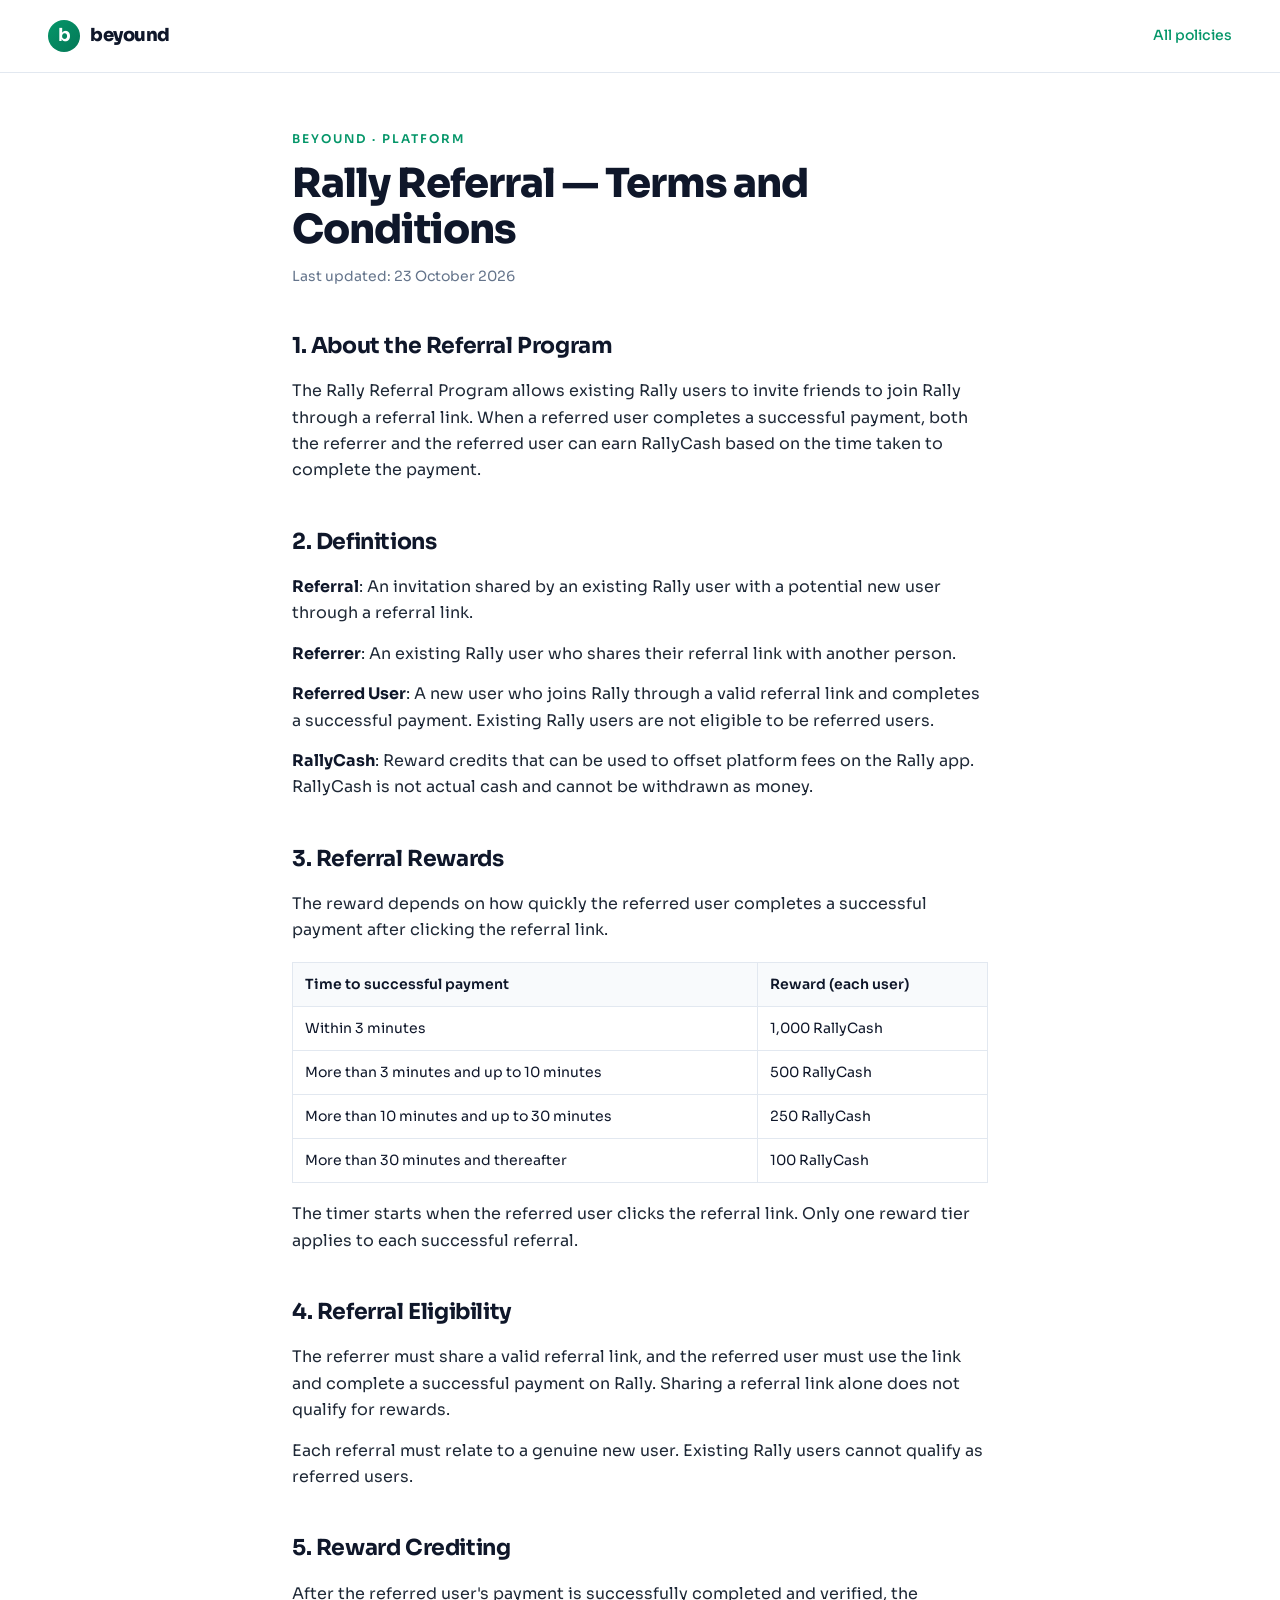
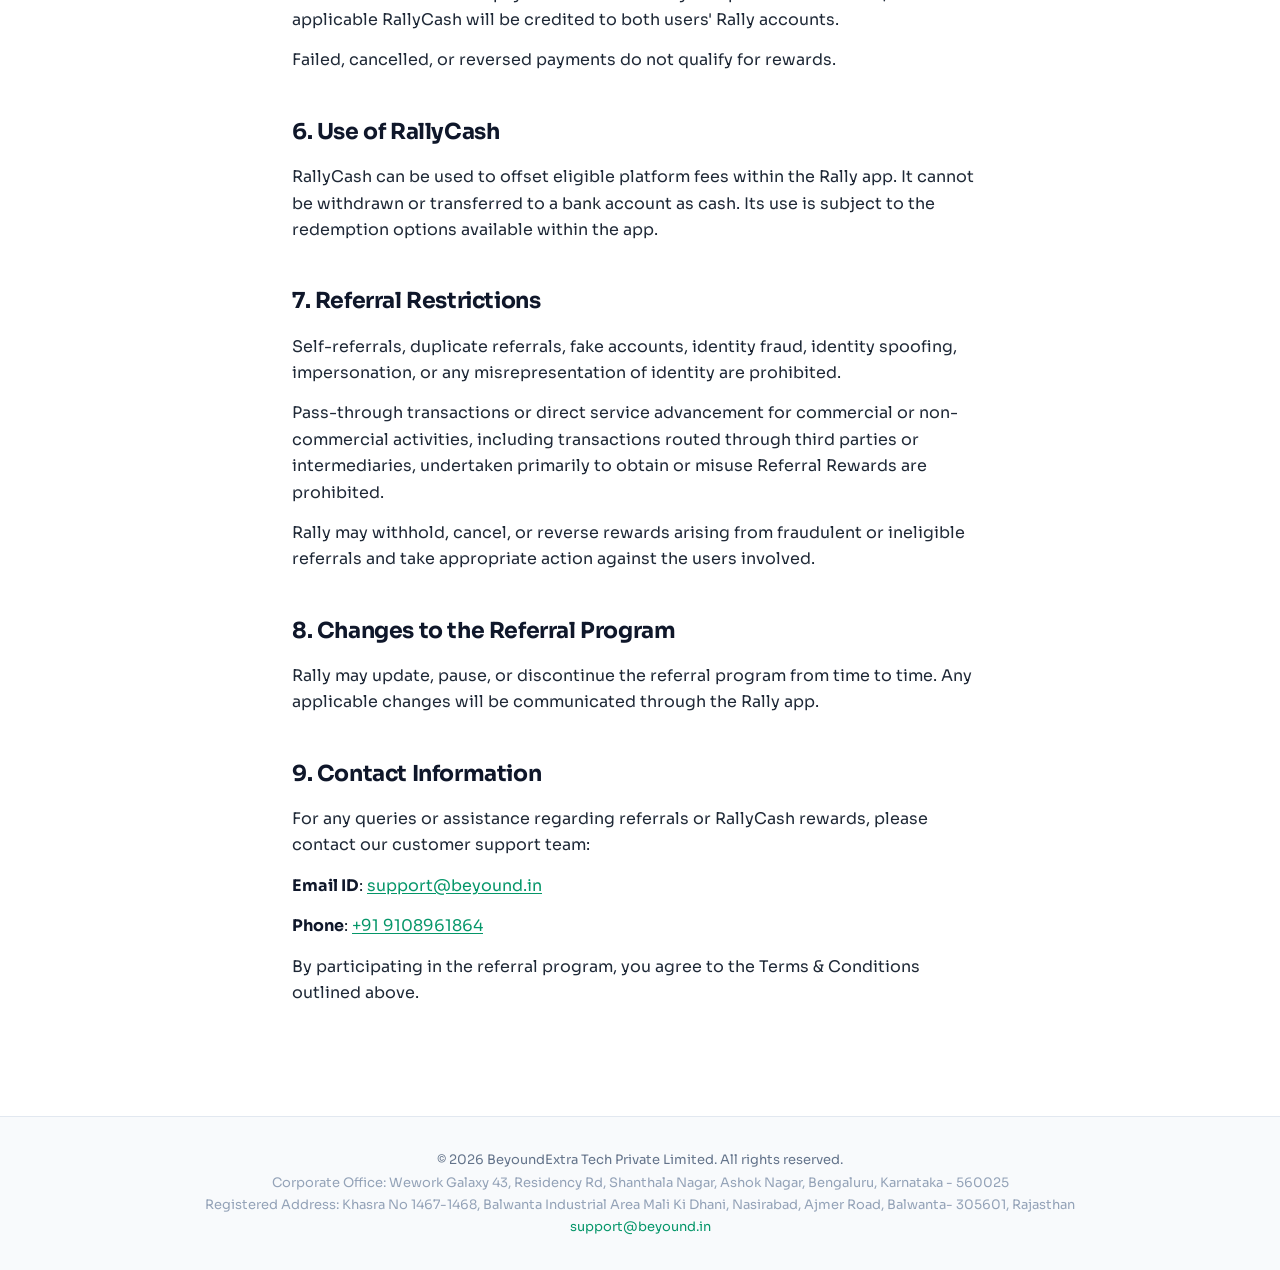
<file: policies/rally-referral.html>
<!doctype html>
<html lang="en">
  <head>
    <meta charset="UTF-8" />
    <meta name="viewport" content="width=device-width, initial-scale=1" />
    <title>Rally Referral — Terms and Conditions — beyound</title>
    <meta name="description" content="Terms and Conditions governing the Rally Referral Program — RallyCash rewards for referrers and referred users, tiers, eligibility and restrictions." />
    <meta name="theme-color" content="#059669" />
    <meta property="og:title" content="Rally Referral — Terms and Conditions — beyound" />
    <meta property="og:description" content="Terms and Conditions governing the Rally Referral Program — RallyCash rewards for referrers and referred users, tiers, eligibility and restrictions." />
    <meta property="og:type" content="website" />
    <link rel="icon" href="data:image/svg+xml,<svg xmlns='http://www.w3.org/2000/svg' viewBox='0 0 100 100'><circle cx='50' cy='50' r='50' fill='%23059669'/><text x='50' y='68' text-anchor='middle' font-size='52' font-weight='700' font-family='system-ui' fill='white'>b</text></svg>" />
    <link rel="preconnect" href="https://fonts.googleapis.com" />
    <link rel="preconnect" href="https://fonts.gstatic.com" crossorigin />
    <link href="https://fonts.googleapis.com/css2?family=Sora:wght@400;500;600;700;800&display=swap" rel="stylesheet" />
    <link rel="stylesheet" href="styles.css?v=20261013" />
    <script>
      // Co-brand the header as "beyound x Rally" when the page is opened from
      // the Rally app (?app=rally). Runs in <head> so the class is set before
      // first paint. Also carries app/webView params onto in-section policy
      // links so navigating from the index keeps the same header.
      try {
        var policyParams = new URLSearchParams(location.search);
        if (policyParams.get("app") === "rally") {
          document.documentElement.classList.add("app-rally");
        }
        var carried = ["app", "webView"].filter(function (k) { return policyParams.has(k); });
        if (carried.length) {
          document.addEventListener("DOMContentLoaded", function () {
            document.querySelectorAll('a[href$=".html"]').forEach(function (a) {
              if (/^[a-z]+:|^\/\//i.test(a.getAttribute("href"))) return;
              var url = new URL(a.href);
              carried.forEach(function (k) { url.searchParams.set(k, policyParams.get(k)); });
              a.href = url.toString();
            });
          });
        }
      } catch (e) {}
    </script>
    <script>
      try {
        if (new URLSearchParams(location.search).get("webView") === "true") {
          document.documentElement.classList.add("webview");
        }
      } catch (e) {}
    </script>
  </head>
  <body>
    <header class="page-header">
      <a class="brand-link" href="../">
        <span class="brand-mark">b</span>
        <span class="brand-name">beyound</span>
      </a>
      <span class="cobrand" aria-label="in partnership with Rally" hidden>
        <span class="cobrand-x" aria-hidden="true">&times;</span>
        <img class="cobrand-logo" src="assets/rally-logo.svg" alt="Rally" width="59" height="26" />
      </span>
      <a class="back-link" href="./">All policies</a>
    </header>
    <main class="policy">
      <p class="kicker">beyound · Platform</p>
      <h1>Rally Referral — Terms and Conditions</h1>
      <p class="updated">Last updated: 23 October 2026</p>
      <article class="policy-body">
        <h2>1. About the Referral Program</h2>
        <p>The Rally Referral Program allows existing Rally users to invite friends to join Rally through a referral link. When a referred user completes a successful payment, both the referrer and the referred user can earn RallyCash based on the time taken to complete the payment.</p>

        <h2>2. Definitions</h2>
        <p><strong>Referral</strong>: An invitation shared by an existing Rally user with a potential new user through a referral link.</p>
        <p><strong>Referrer</strong>: An existing Rally user who shares their referral link with another person.</p>
        <p><strong>Referred User</strong>: A new user who joins Rally through a valid referral link and completes a successful payment. Existing Rally users are not eligible to be referred users.</p>
        <p><strong>RallyCash</strong>: Reward credits that can be used to offset platform fees on the Rally app. RallyCash is not actual cash and cannot be withdrawn as money.</p>

        <h2>3. Referral Rewards</h2>
        <p>The reward depends on how quickly the referred user completes a successful payment after clicking the referral link.</p>
        <table>
          <thead><tr><th>Time to successful payment</th><th>Reward (each user)</th></tr></thead>
          <tbody>
            <tr><td>Within 3 minutes</td><td>1,000 RallyCash</td></tr>
            <tr><td>More than 3 minutes and up to 10 minutes</td><td>500 RallyCash</td></tr>
            <tr><td>More than 10 minutes and up to 30 minutes</td><td>250 RallyCash</td></tr>
            <tr><td>More than 30 minutes and thereafter</td><td>100 RallyCash</td></tr>
          </tbody>
        </table>
        <p>The timer starts when the referred user clicks the referral link. Only one reward tier applies to each successful referral.</p>

        <h2>4. Referral Eligibility</h2>
        <p>The referrer must share a valid referral link, and the referred user must use the link and complete a successful payment on Rally. Sharing a referral link alone does not qualify for rewards.</p>
        <p>Each referral must relate to a genuine new user. Existing Rally users cannot qualify as referred users.</p>

        <h2>5. Reward Crediting</h2>
        <p>After the referred user&#39;s payment is successfully completed and verified, the applicable RallyCash will be credited to both users&#39; Rally accounts.</p>
        <p>Failed, cancelled, or reversed payments do not qualify for rewards.</p>

        <h2>6. Use of RallyCash</h2>
        <p>RallyCash can be used to offset eligible platform fees within the Rally app. It cannot be withdrawn or transferred to a bank account as cash. Its use is subject to the redemption options available within the app.</p>

        <h2>7. Referral Restrictions</h2>
        <p>Self-referrals, duplicate referrals, fake accounts, identity fraud, identity spoofing, impersonation, or any misrepresentation of identity are prohibited.</p>
        <p>Pass-through transactions or direct service advancement for commercial or non-commercial activities, including transactions routed through third parties or intermediaries, undertaken primarily to obtain or misuse Referral Rewards are prohibited.</p>
        <p>Rally may withhold, cancel, or reverse rewards arising from fraudulent or ineligible referrals and take appropriate action against the users involved.</p>

        <h2>8. Changes to the Referral Program</h2>
        <p>Rally may update, pause, or discontinue the referral program from time to time. Any applicable changes will be communicated through the Rally app.</p>

        <h2>9. Contact Information</h2>
        <p>For any queries or assistance regarding referrals or RallyCash rewards, please contact our customer support team:</p>
        <p><strong>Email ID</strong>: <a href="mailto:support@beyound.in">support@beyound.in</a></p>
        <p><strong>Phone</strong>: <a href="tel:+919108961864">+91 9108961864</a></p>
        <p>By participating in the referral program, you agree to the Terms &amp; Conditions outlined above.</p>
      </article>
    </main>
    <footer class="page-footer">
      <p>&copy; 2026 BeyoundExtra Tech Private Limited. All rights reserved.</p>
      <p class="address">Corporate Office: Wework Galaxy 43, Residency Rd, Shanthala Nagar, Ashok Nagar, Bengaluru, Karnataka - 560025</p>
      <p class="address">Registered Address: Khasra No 1467-1468, Balwanta Industrial Area Mali Ki Dhani, Nasirabad, Ajmer Road, Balwanta- 305601, Rajasthan</p>
      <p><a href="mailto:support@beyound.in">support@beyound.in</a></p>
    </footer>
  </body>
</html>
</file>
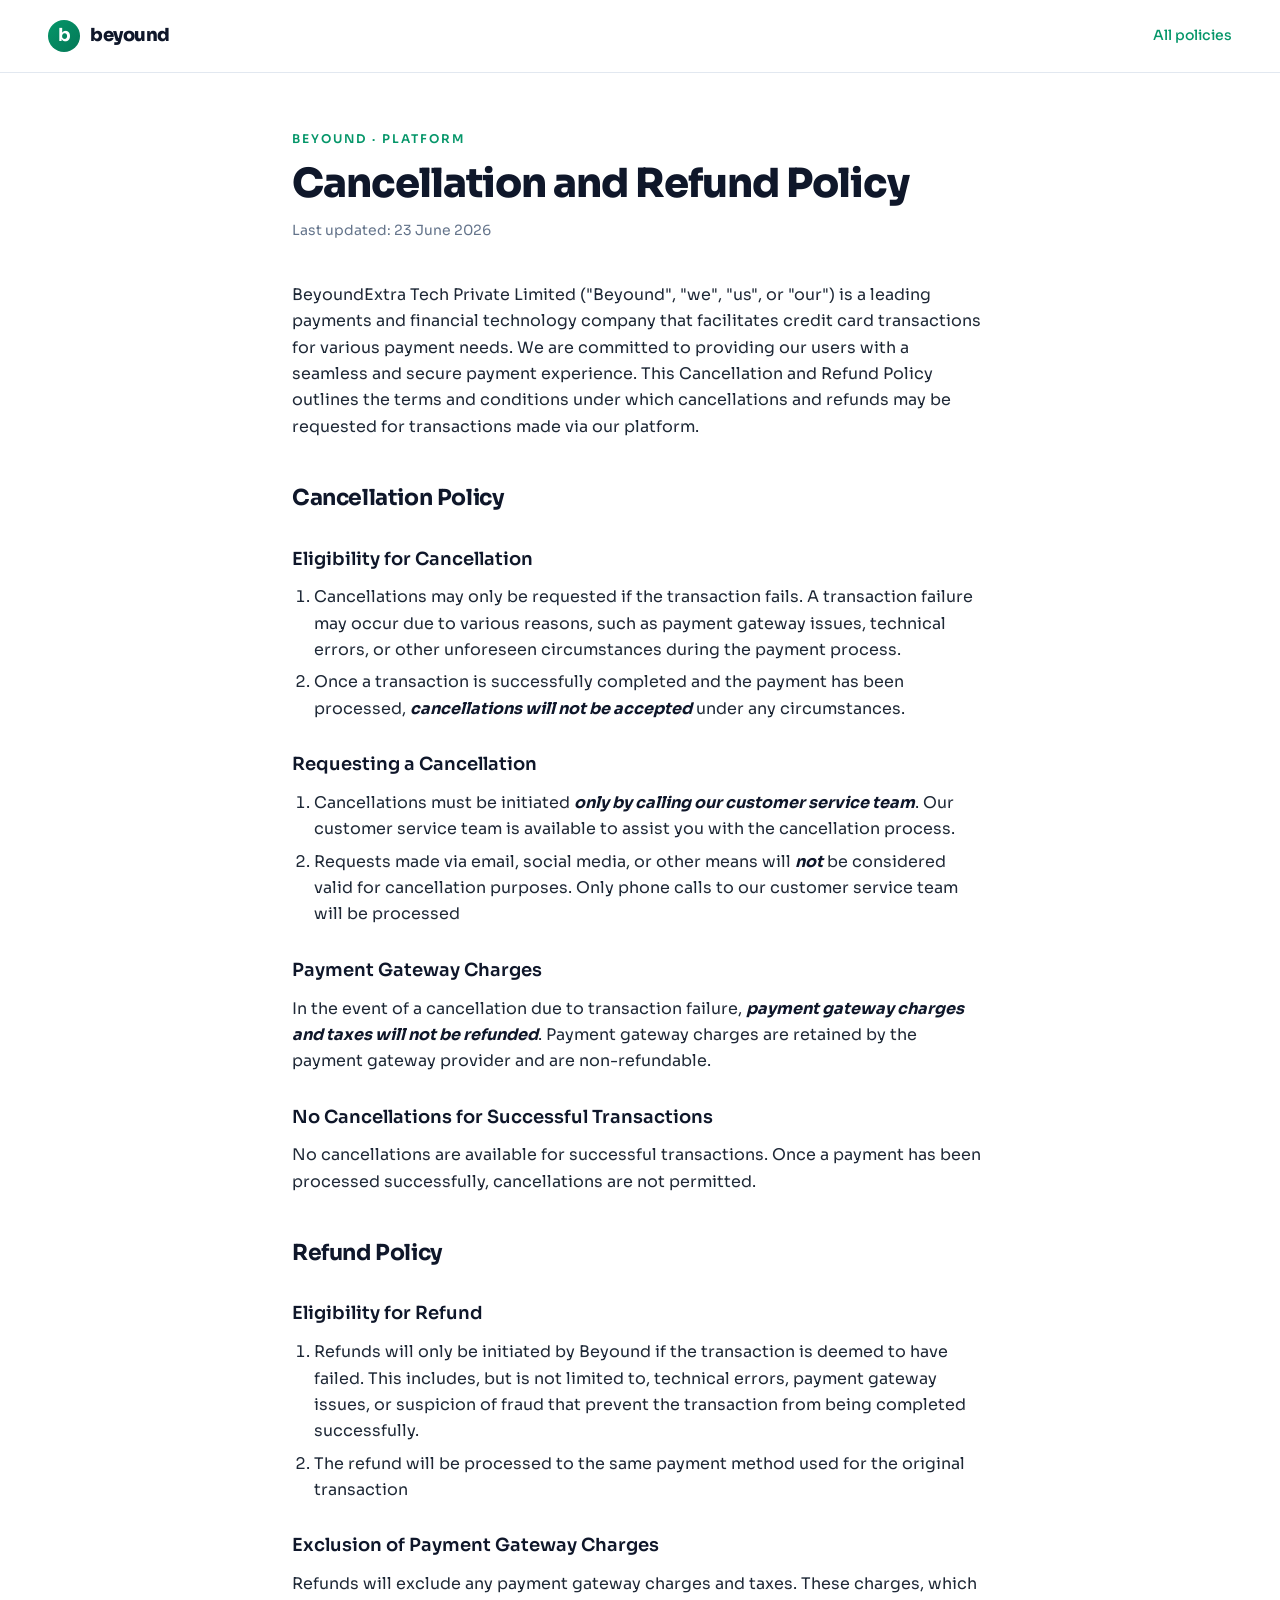
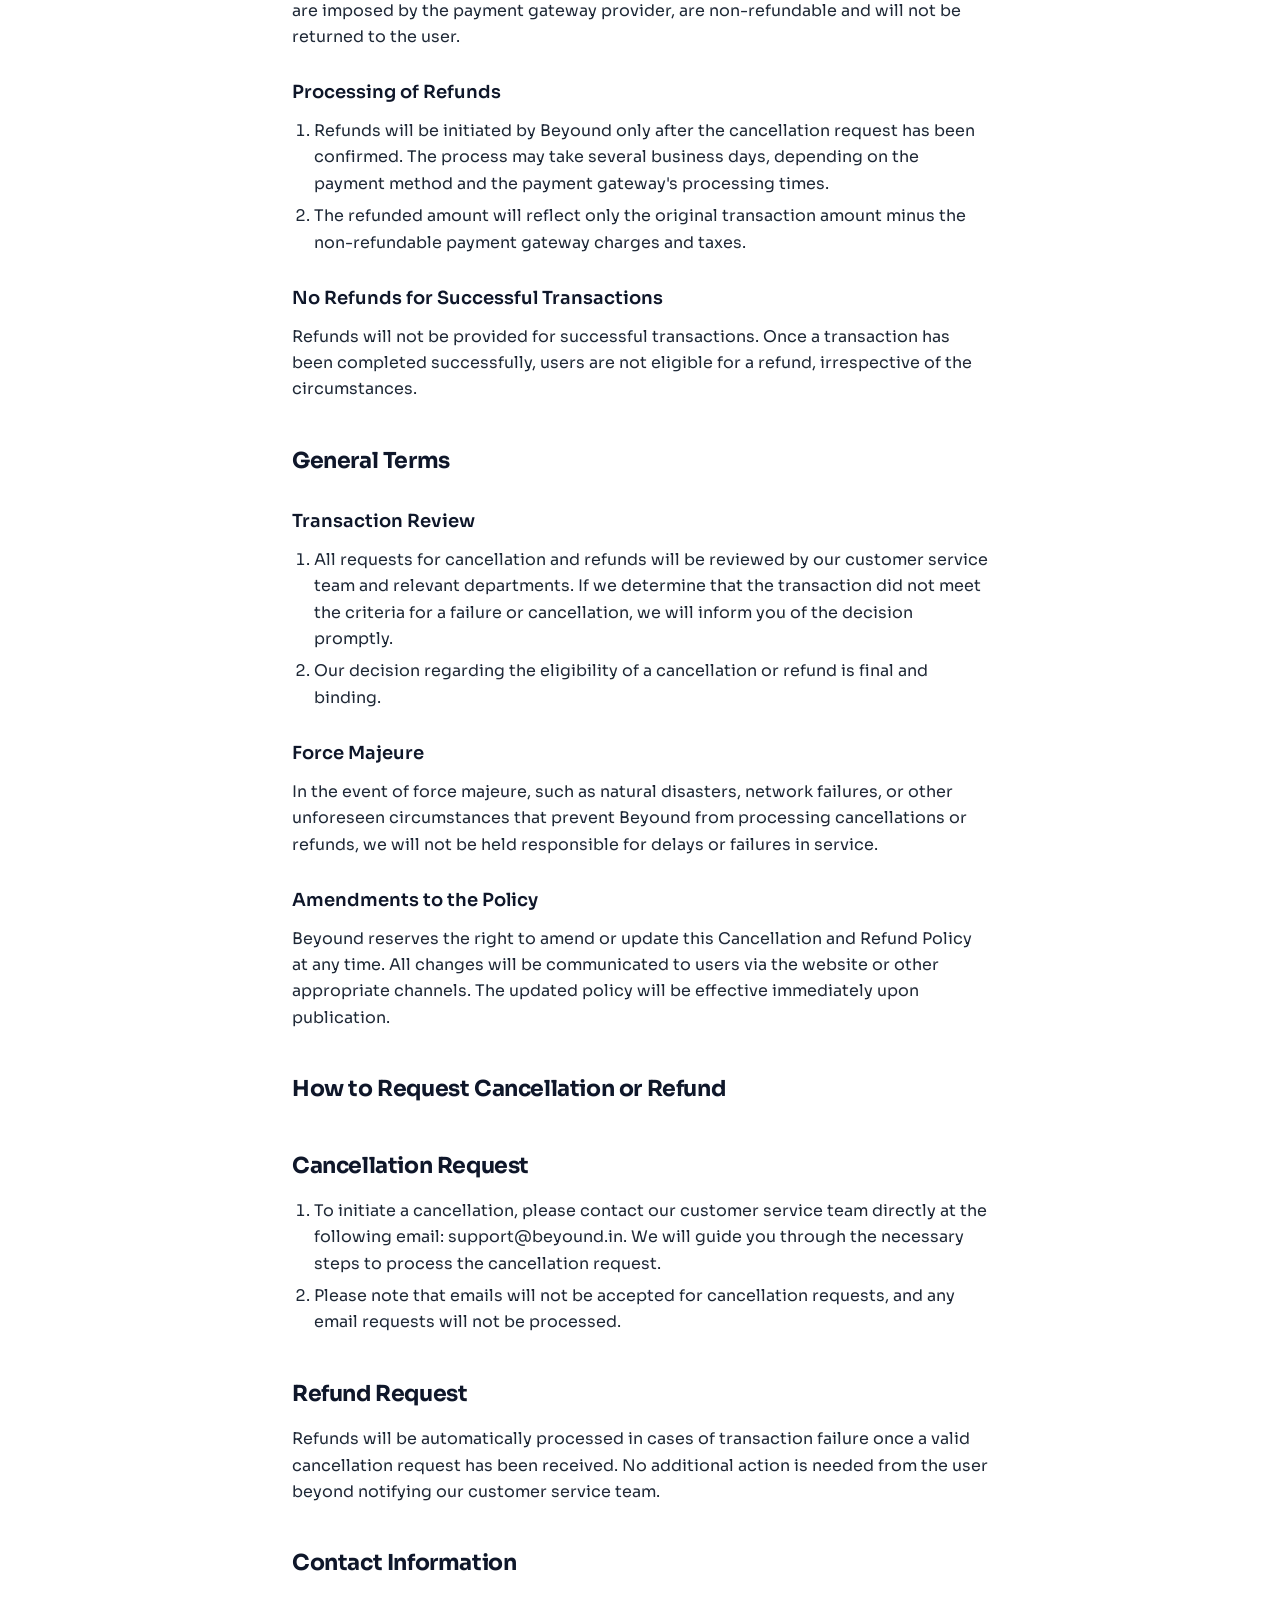
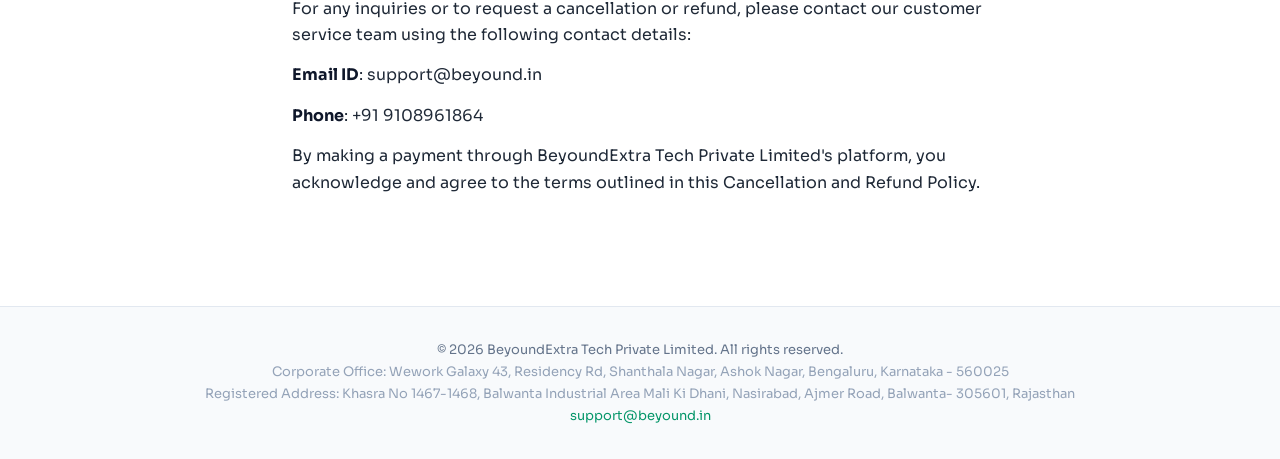
<file: policies/refund-cancellation.html>
<!doctype html>
<html lang="en">
  <head>
    <meta charset="UTF-8" />
    <meta name="viewport" content="width=device-width, initial-scale=1" />
    <title>Cancellation and Refund Policy — beyound</title>
    <meta
      name="description"
      content="Platform-wide cancellation and refund policy."
    />
    <meta name="theme-color" content="#059669" />
    <meta
      property="og:title"
      content="Cancellation and Refund Policy — beyound"
    />
    <meta
      property="og:description"
      content="Platform-wide cancellation and refund policy."
    />
    <meta property="og:type" content="website" />
    <link
      rel="icon"
      href="data:image/svg+xml,<svg xmlns='http://www.w3.org/2000/svg' viewBox='0 0 100 100'><circle cx='50' cy='50' r='50' fill='%23059669'/><text x='50' y='68' text-anchor='middle' font-size='52' font-weight='700' font-family='system-ui' fill='white'>b</text></svg>"
    />
    <link rel="preconnect" href="https://fonts.googleapis.com" />
    <link rel="preconnect" href="https://fonts.gstatic.com" crossorigin />
    <link
      href="https://fonts.googleapis.com/css2?family=Sora:wght@400;500;600;700;800&display=swap"
      rel="stylesheet"
    />
    <link rel="stylesheet" href="styles.css?v=20261013" />
    <script>
      // Co-brand the header as "beyound x Rally" when the page is opened from
      // the Rally app (?app=rally). Runs in <head> so the class is set before
      // first paint. Also carries app/webView params onto in-section policy
      // links so navigating from the index keeps the same header.
      try {
        var policyParams = new URLSearchParams(location.search);
        if (policyParams.get("app") === "rally") {
          document.documentElement.classList.add("app-rally");
        }
        var carried = ["app", "webView"].filter(function (k) { return policyParams.has(k); });
        if (carried.length) {
          document.addEventListener("DOMContentLoaded", function () {
            document.querySelectorAll('a[href$=".html"]').forEach(function (a) {
              if (/^[a-z]+:|^\/\//i.test(a.getAttribute("href"))) return;
              var url = new URL(a.href);
              carried.forEach(function (k) { url.searchParams.set(k, policyParams.get(k)); });
              a.href = url.toString();
            });
          });
        }
      } catch (e) {}
    </script>
    <script>
      // Hide chrome (e.g. "All policies" back-link) when embedded in a
      // native webview via ?webView=true. Runs synchronously in <head> so
      // the class is set before first paint — no flicker.
      try {
        if (new URLSearchParams(location.search).get("webView") === "true") {
          document.documentElement.classList.add("webview");
        }
      } catch (e) {}
    </script>
  </head>
  <body>
    <header class="page-header">
      <a class="brand-link" href="../">
        <span class="brand-mark">b</span>
        <span class="brand-name">beyound</span>
      </a>
      <span class="cobrand" aria-label="in partnership with Rally" hidden>
        <span class="cobrand-x" aria-hidden="true">&times;</span>
        <img class="cobrand-logo" src="assets/rally-logo.svg" alt="Rally" width="59" height="26" />
      </span>
      <a class="back-link" href="./">All policies</a>
    </header>
    <main class="policy">
      <p class="kicker">beyound · Platform</p>
      <h1>Cancellation and Refund Policy</h1>
      <p class="updated">Last updated: 23 June 2026</p>
      <article class="policy-body">
        <p>
          BeyoundExtra Tech Private Limited ("Beyound", "we", "us", or "our") is
          a leading payments and financial technology company that facilitates
          credit card transactions for various payment needs. We are committed
          to providing our users with a seamless and secure payment experience.
          This Cancellation and Refund Policy outlines the terms and conditions
          under which cancellations and refunds may be requested for
          transactions made via our platform.
        </p>
        <h2>Cancellation Policy</h2>
        <h3>Eligibility for Cancellation</h3>
        <ol>
          <li>
            Cancellations may only be requested if the transaction fails. A
            transaction failure may occur due to various reasons, such as
            payment gateway issues, technical errors, or other unforeseen
            circumstances during the payment process.
          </li>
          <li>
            Once a transaction is successfully completed and the payment has
            been processed,
            <strong><em>cancellations will not be accepted</em></strong> under
            any circumstances.
          </li>
        </ol>
        <h3>Requesting a Cancellation</h3>
        <ol>
          <li>
            Cancellations must be initiated
            <strong><em>only by calling our customer service team</em></strong
            >. Our customer service team is available to assist you with the
            cancellation process.
          </li>
          <li>
            Requests made via email, social media, or other means will
            <strong><em>not</em></strong> be considered valid for cancellation
            purposes. Only phone calls to our customer service team will be
            processed
          </li>
        </ol>
        <h3>Payment Gateway Charges</h3>
        <p>
          In the event of a cancellation due to transaction failure,
          <strong
            ><em
              >payment gateway charges and taxes will not be refunded</em
            ></strong
          >. Payment gateway charges are retained by the payment gateway
          provider and are non-refundable.
        </p>
        <h3>No Cancellations for Successful Transactions</h3>
        <p>
          No cancellations are available for successful transactions. Once a
          payment has been processed successfully, cancellations are not
          permitted.
        </p>
        <h2>Refund Policy</h2>
        <h3>Eligibility for Refund</h3>
        <ol>
          <li>
            Refunds will only be initiated by Beyound if the transaction is
            deemed to have failed. This includes, but is not limited to,
            technical errors, payment gateway issues, or suspicion of fraud that
            prevent the transaction from being completed successfully.
          </li>
          <li>
            The refund will be processed to the same payment method used for the
            original transaction
          </li>
        </ol>
        <h3>Exclusion of Payment Gateway Charges</h3>
        <p>
          Refunds will exclude any payment gateway charges and taxes. These
          charges, which are imposed by the payment gateway provider, are
          non-refundable and will not be returned to the user.
        </p>
        <h3>Processing of Refunds</h3>
        <ol>
          <li>
            Refunds will be initiated by Beyound only after the cancellation
            request has been confirmed. The process may take several business
            days, depending on the payment method and the payment gateway's
            processing times.
          </li>
          <li>
            The refunded amount will reflect only the original transaction
            amount minus the non-refundable payment gateway charges and taxes.
          </li>
        </ol>
        <h3>No Refunds for Successful Transactions</h3>
        <p>
          Refunds will not be provided for successful transactions. Once a
          transaction has been completed successfully, users are not eligible
          for a refund, irrespective of the circumstances.
        </p>
        <h2>General Terms</h2>
        <h3>Transaction Review</h3>
        <ol>
          <li>
            All requests for cancellation and refunds will be reviewed by our
            customer service team and relevant departments. If we determine that
            the transaction did not meet the criteria for a failure or
            cancellation, we will inform you of the decision promptly.
          </li>
          <li>
            Our decision regarding the eligibility of a cancellation or refund
            is final and binding.
          </li>
        </ol>
        <h3>Force Majeure</h3>
        <p>
          In the event of force majeure, such as natural disasters, network
          failures, or other unforeseen circumstances that prevent Beyound from
          processing cancellations or refunds, we will not be held responsible
          for delays or failures in service.
        </p>
        <h3>Amendments to the Policy</h3>
        <p>
          Beyound reserves the right to amend or update this Cancellation and
          Refund Policy at any time. All changes will be communicated to users
          via the website or other appropriate channels. The updated policy will
          be effective immediately upon publication.
        </p>
        <h2>How to Request Cancellation or Refund</h2>
        <h2>Cancellation Request</h2>
        <ol>
          <li>
            To initiate a cancellation, please contact our customer service team
            directly at the following email: support@beyound.in. We will guide
            you through the necessary steps to process the cancellation request.
          </li>
          <li>
            Please note that emails will not be accepted for cancellation
            requests, and any email requests will not be processed.
          </li>
        </ol>
        <h2>Refund Request</h2>
        <p>
          Refunds will be automatically processed in cases of transaction
          failure once a valid cancellation request has been received. No
          additional action is needed from the user beyond notifying our
          customer service team.
        </p>
        <h2>Contact Information</h2>
        <p>
          For any inquiries or to request a cancellation or refund, please
          contact our customer service team using the following contact details:
        </p>
        <p><strong>Email ID</strong>: support@beyound.in</p>
        <p><strong>Phone</strong>: +91 9108961864</p>
        <p>
          By making a payment through BeyoundExtra Tech Private Limited's
          platform, you acknowledge and agree to the terms outlined in this
          Cancellation and Refund Policy.
        </p>
      </article>
    </main>
    <footer class="page-footer">
      <p>&copy; 2026 BeyoundExtra Tech Private Limited. All rights reserved.</p>
      <p class="address">
        Corporate Office: Wework Galaxy 43, Residency Rd, Shanthala Nagar, Ashok Nagar, Bengaluru, Karnataka - 560025
      </p>
      <p class="address">
        Registered Address: Khasra No 1467-1468, Balwanta Industrial Area Mali
        Ki Dhani, Nasirabad, Ajmer Road, Balwanta- 305601, Rajasthan
      </p>
      <p><a href="mailto:support@beyound.in">support@beyound.in</a></p>
    </footer>
  </body>
</html>
</file>
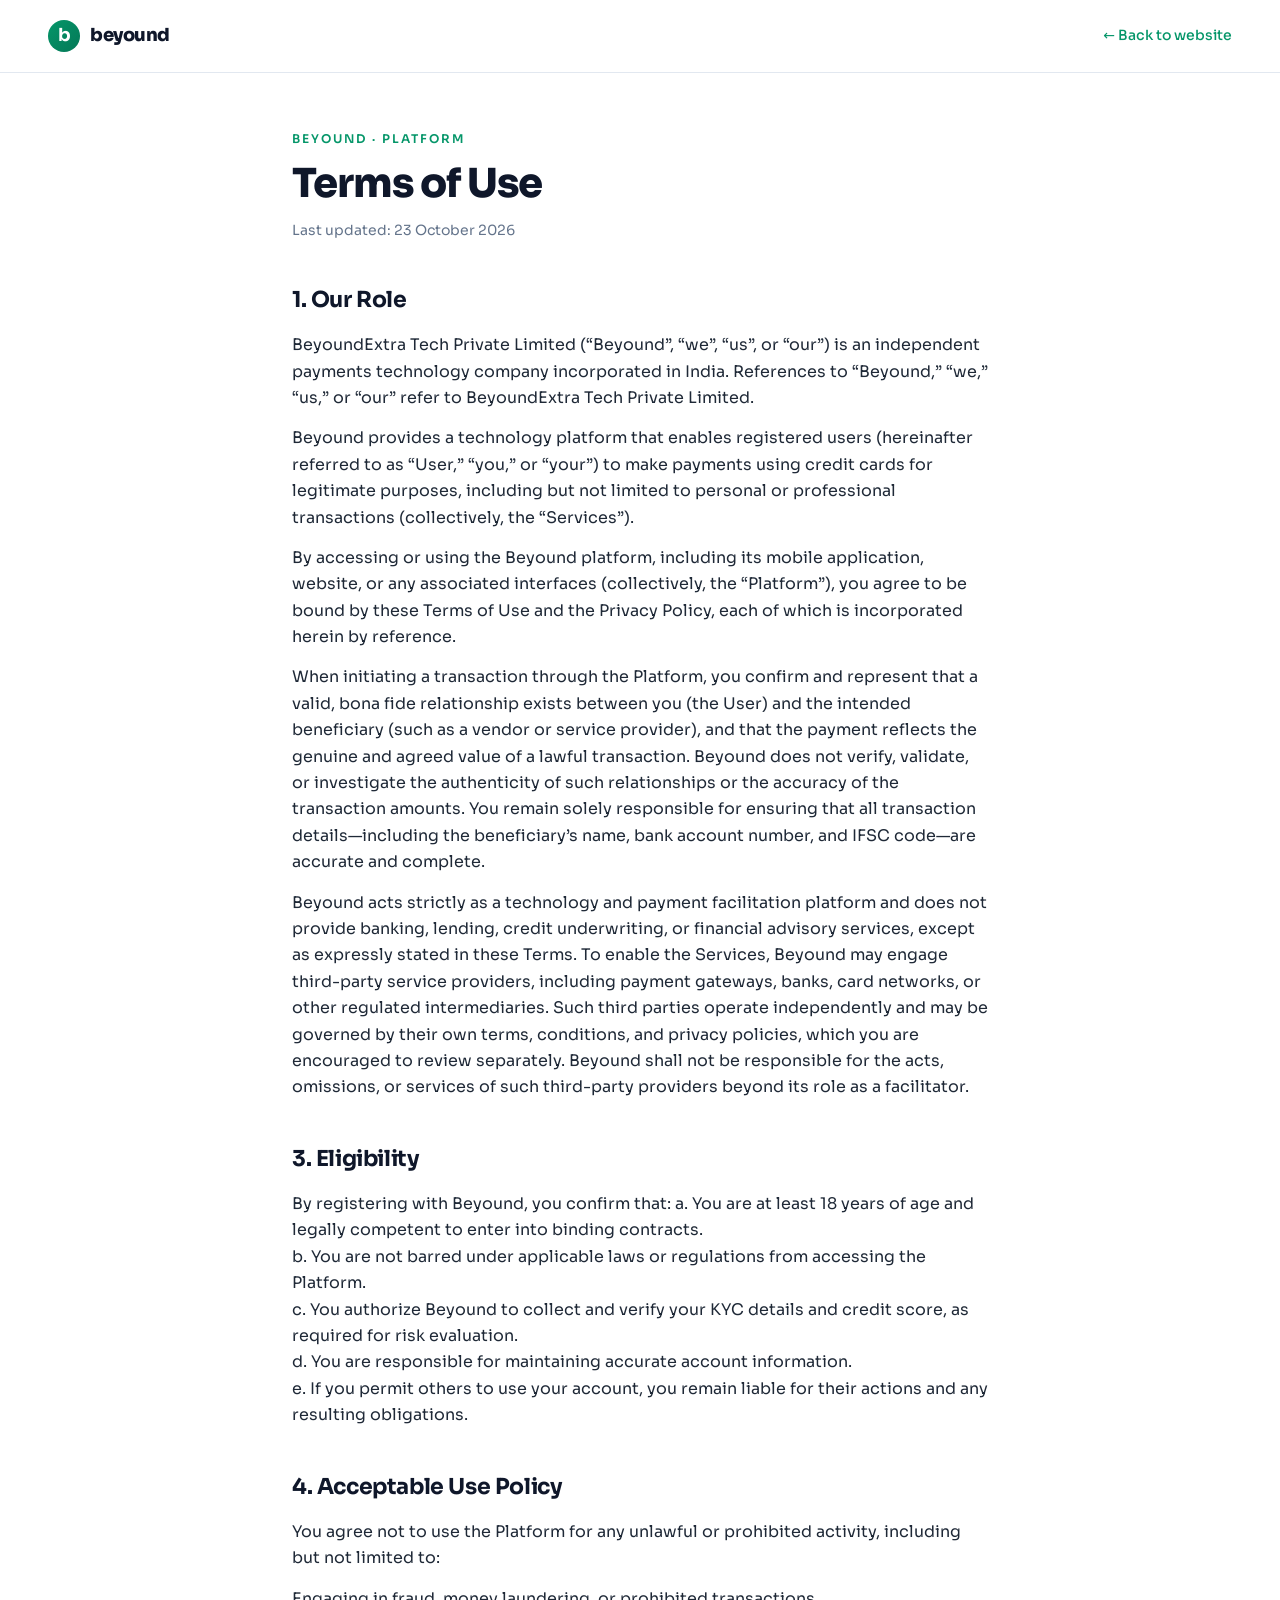
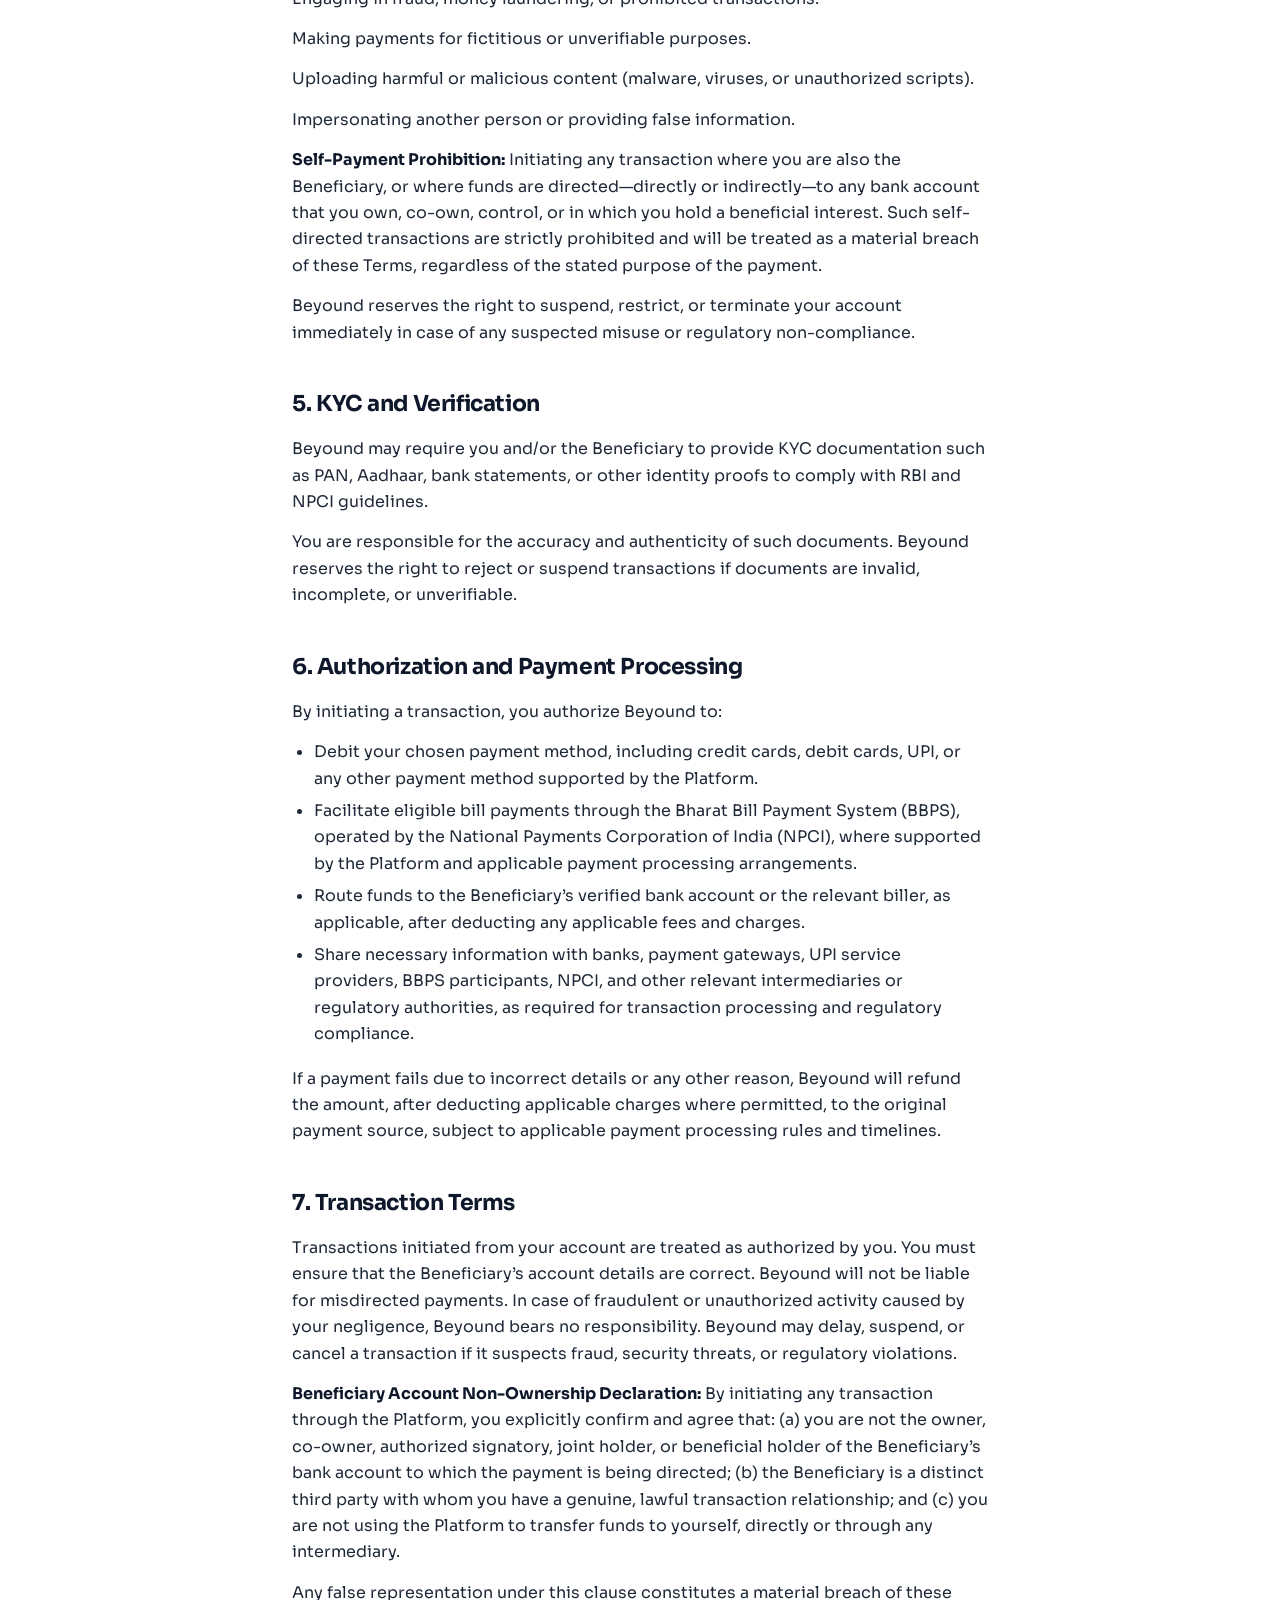
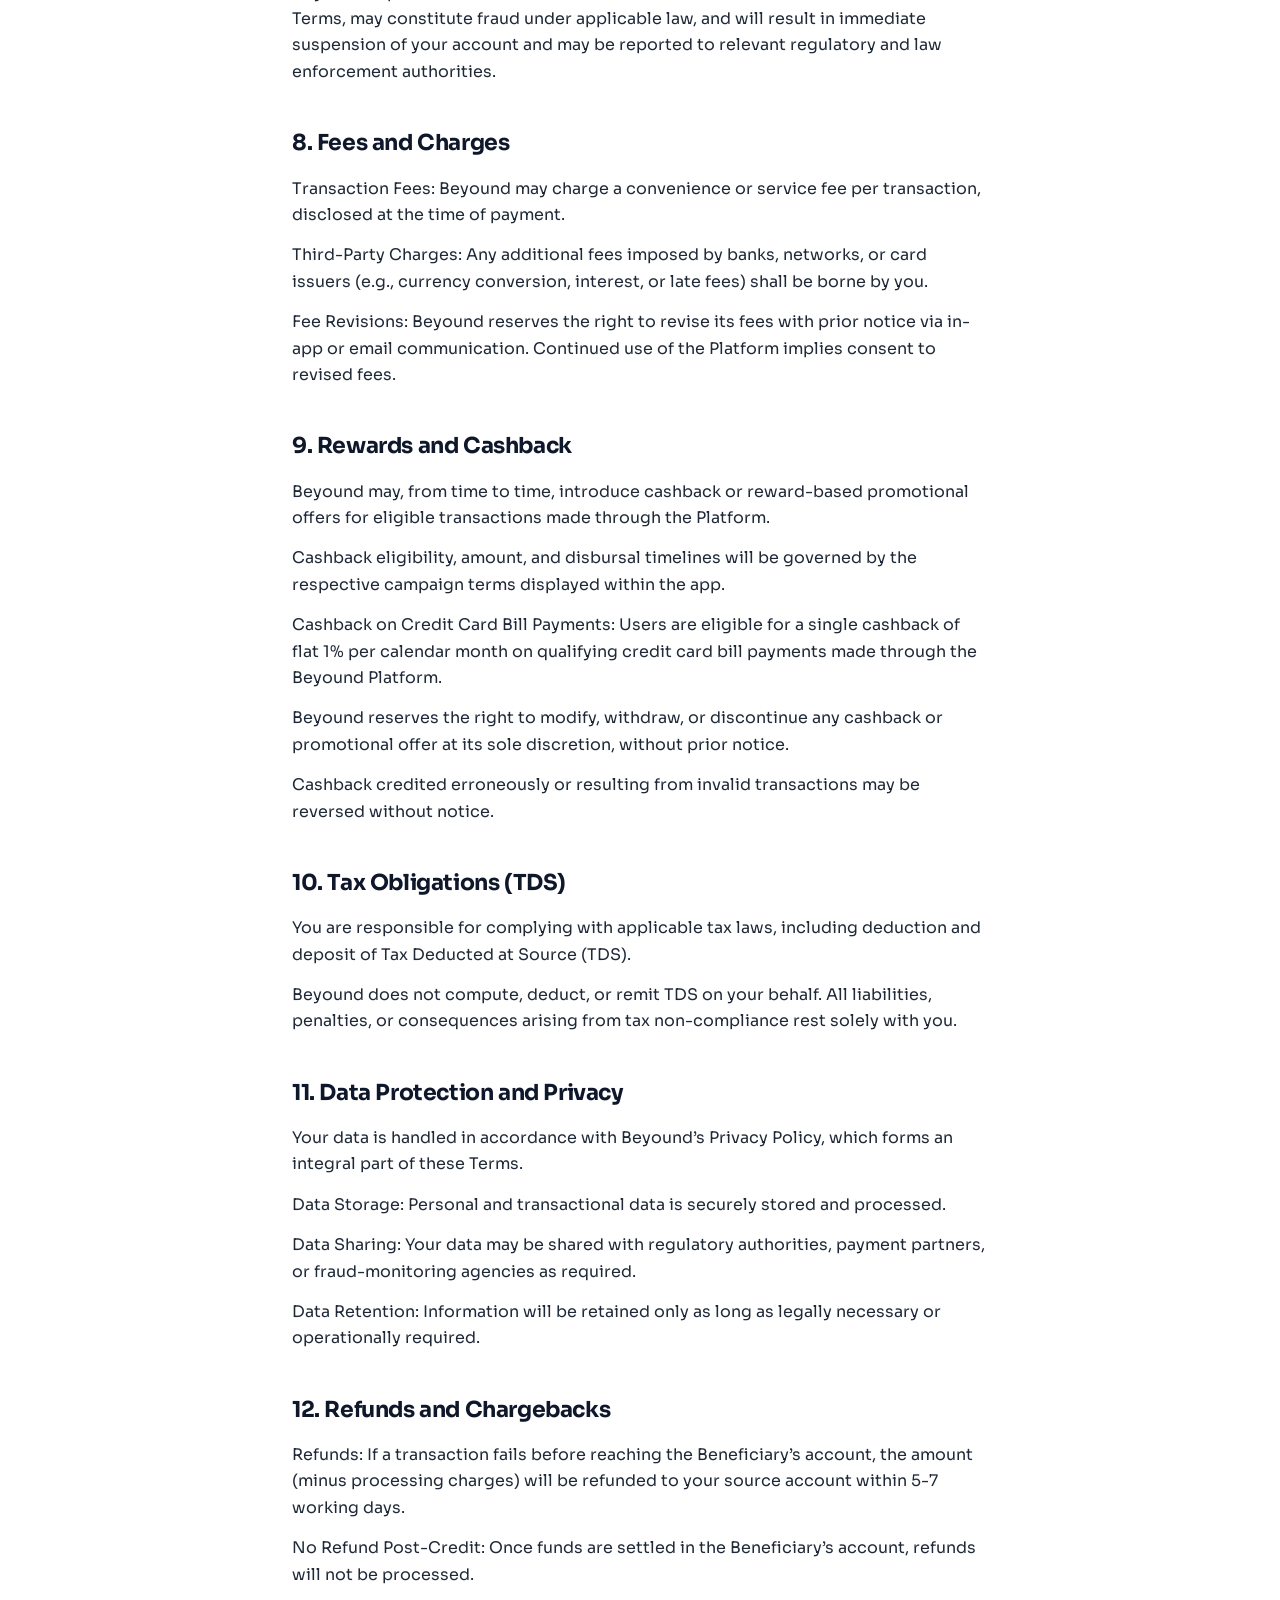
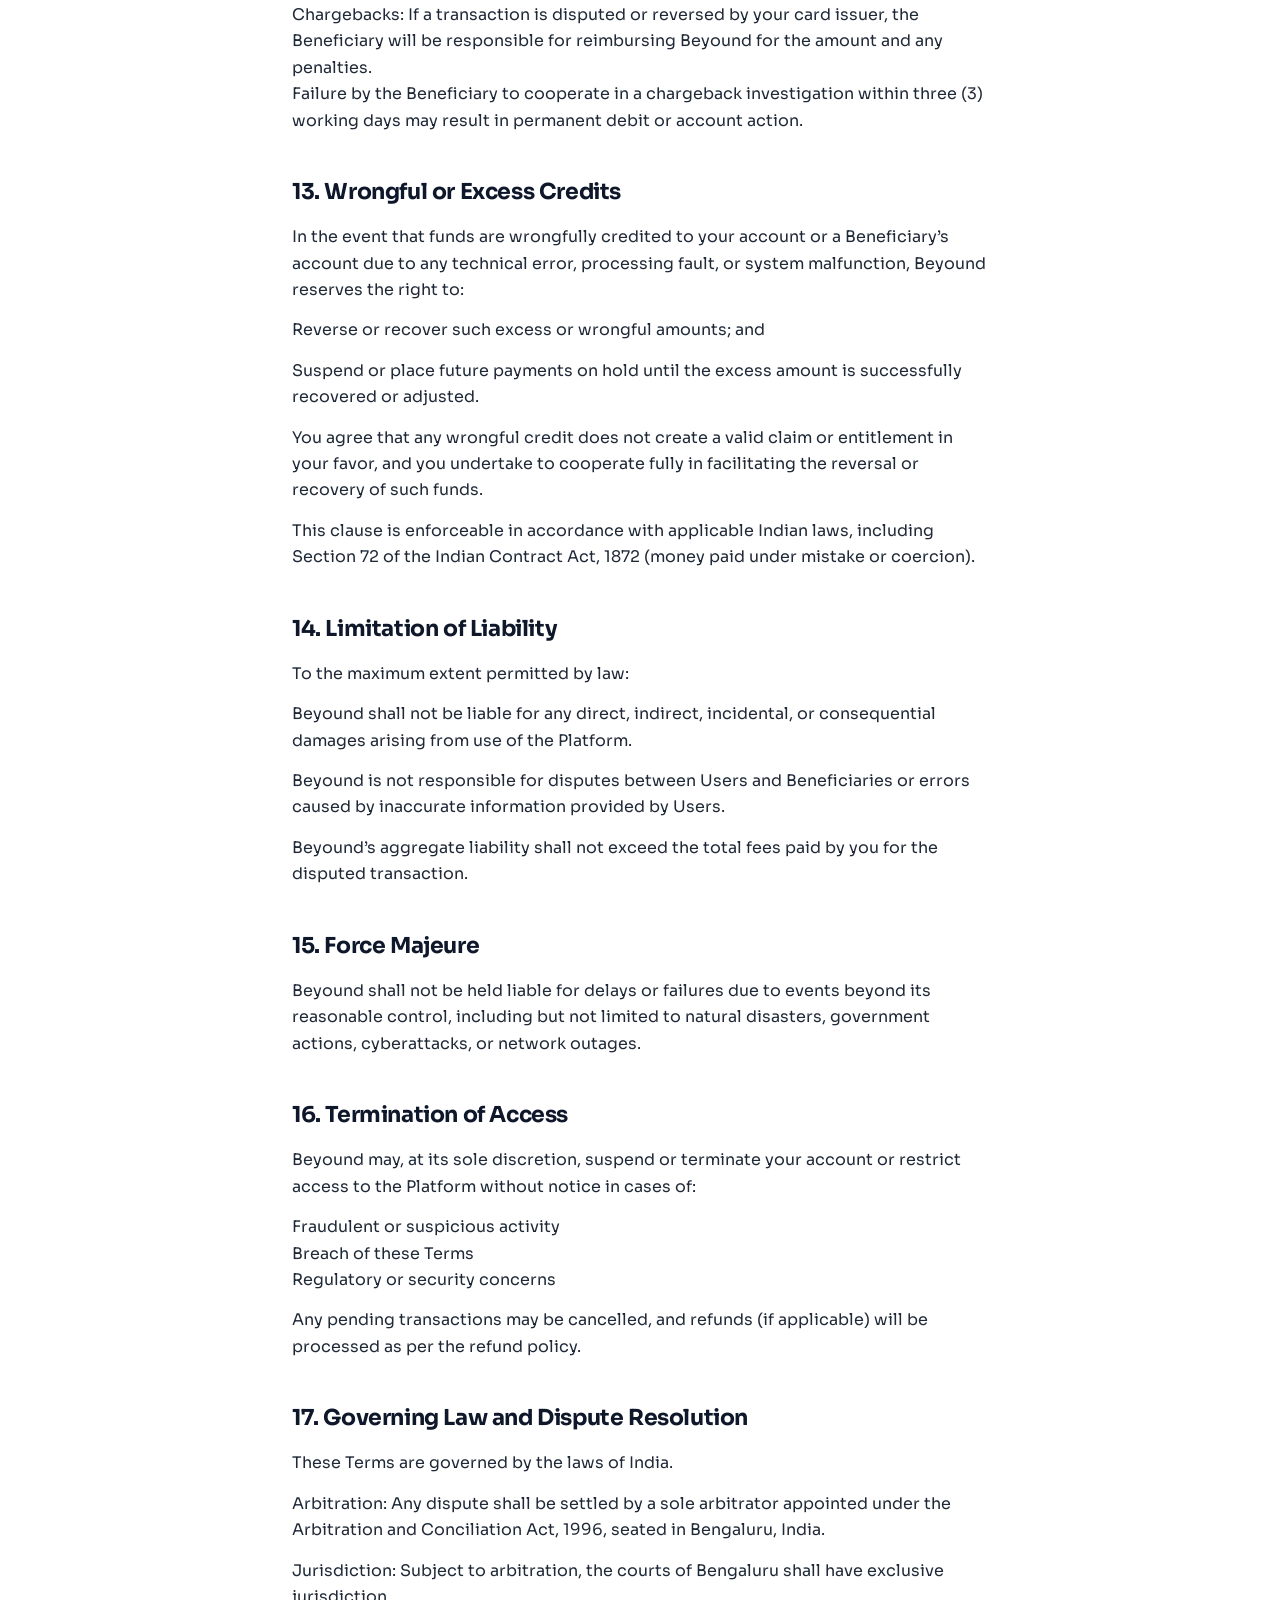
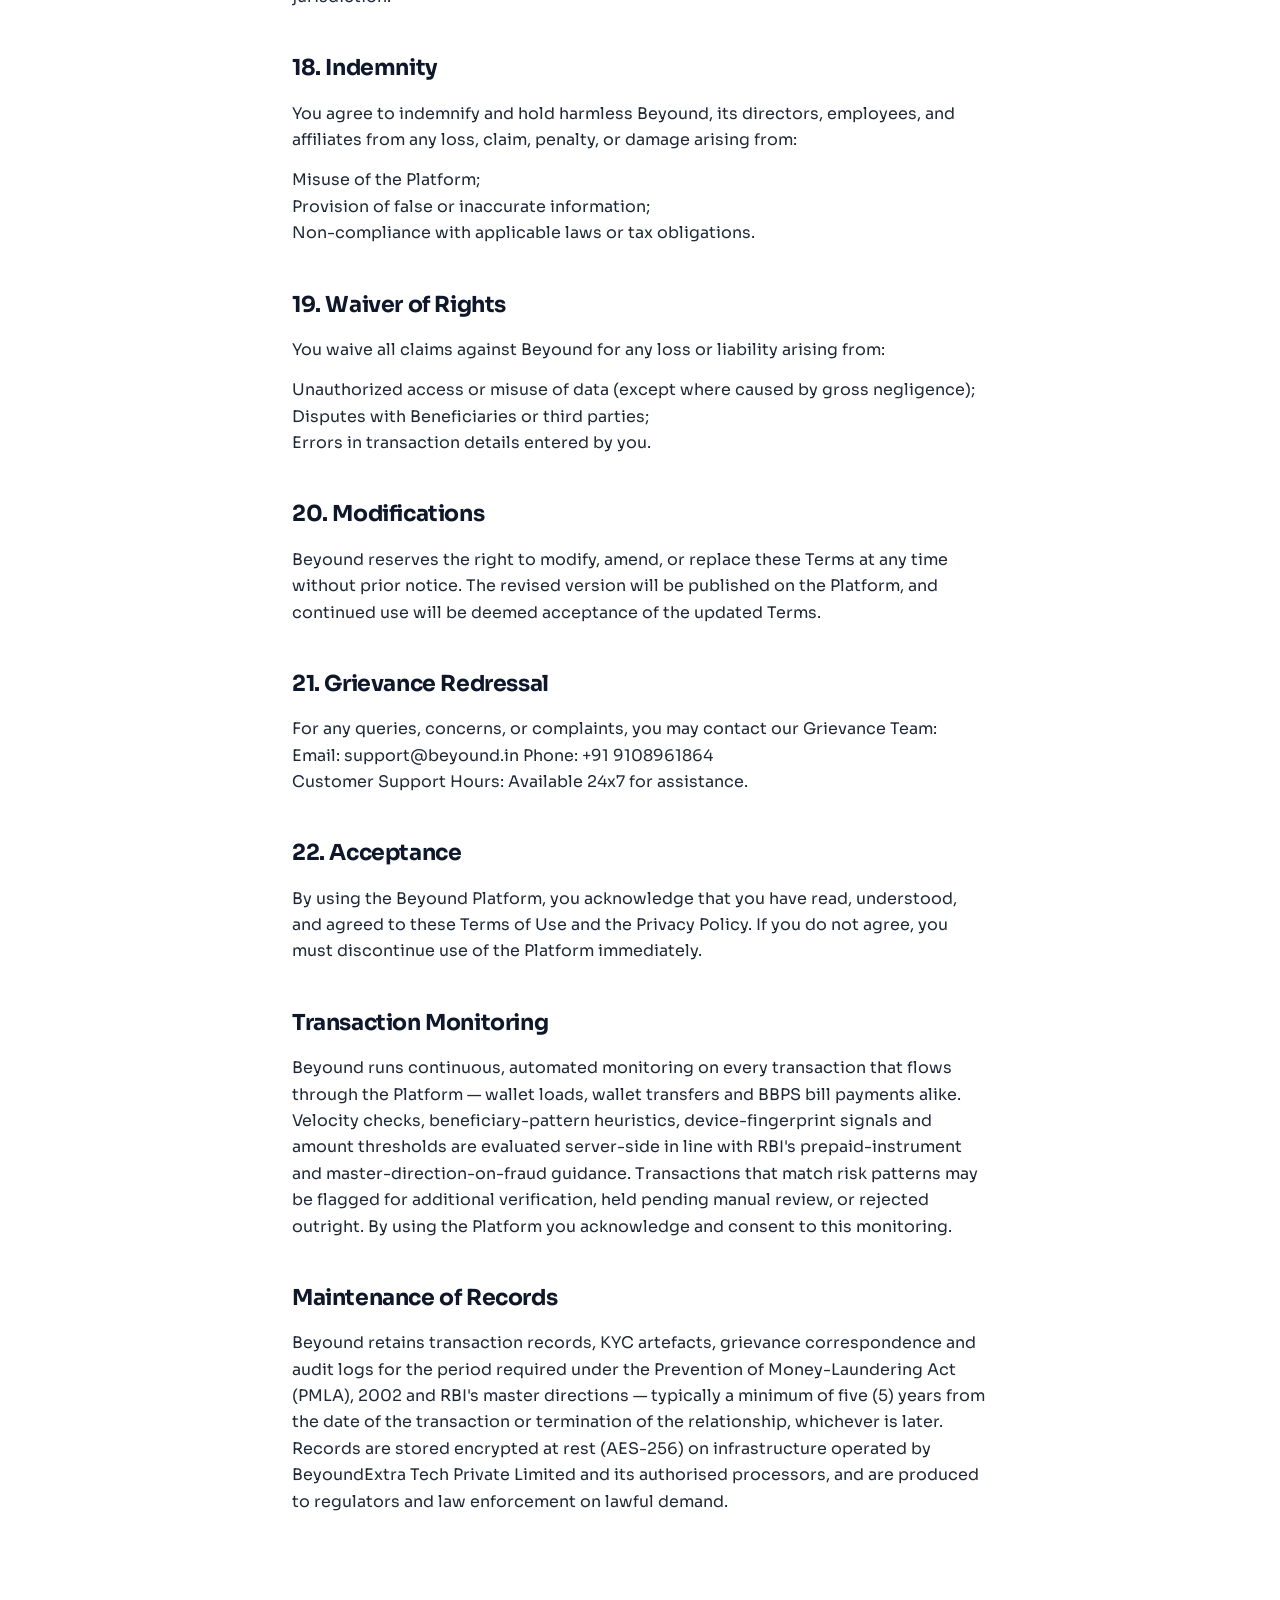
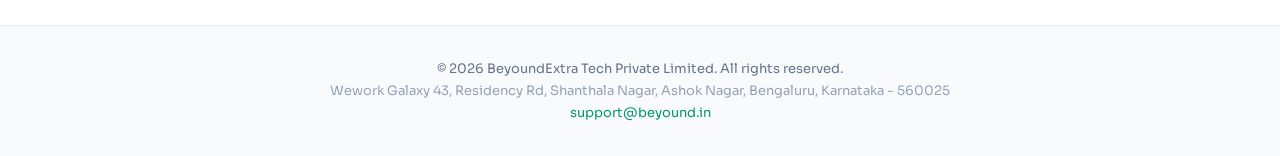
<file: policies/terms.html>
<!doctype html>
<html lang="en">
  <head>
    <meta charset="UTF-8" />
    <meta name="viewport" content="width=device-width, initial-scale=1" />
    <title>Terms of Use — beyound</title>
    <meta
      name="description"
      content="Terms governing your use of the beyound platform and services."
    />
    <meta name="theme-color" content="#059669" />
    <meta property="og:title" content="Terms of Use — beyound" />
    <meta
      property="og:description"
      content="Terms governing your use of the beyound platform and services."
    />
    <meta property="og:type" content="website" />
    <link
      rel="icon"
      href="data:image/svg+xml,<svg xmlns='http://www.w3.org/2000/svg' viewBox='0 0 100 100'><circle cx='50' cy='50' r='50' fill='%23059669'/><text x='50' y='68' text-anchor='middle' font-size='52' font-weight='700' font-family='system-ui' fill='white'>b</text></svg>"
    />
    <link rel="preconnect" href="https://fonts.googleapis.com" />
    <link rel="preconnect" href="https://fonts.gstatic.com" crossorigin />
    <link
      href="https://fonts.googleapis.com/css2?family=Sora:wght@400;500;600;700;800&display=swap"
      rel="stylesheet"
    />
    <link rel="stylesheet" href="styles.css?v=20261013" />
    <script>
      // Co-brand the header as "beyound x Rally" when the page is opened from
      // the Rally app (?app=rally). Runs in <head> so the class is set before
      // first paint. Also carries app/webView params onto in-section policy
      // links so navigating from the index keeps the same header.
      try {
        var policyParams = new URLSearchParams(location.search);
        if (policyParams.get("app") === "rally") {
          document.documentElement.classList.add("app-rally");
        }
        var carried = ["app", "webView"].filter(function (k) { return policyParams.has(k); });
        if (carried.length) {
          document.addEventListener("DOMContentLoaded", function () {
            document.querySelectorAll('a[href$=".html"]').forEach(function (a) {
              if (/^[a-z]+:|^\/\//i.test(a.getAttribute("href"))) return;
              var url = new URL(a.href);
              carried.forEach(function (k) { url.searchParams.set(k, policyParams.get(k)); });
              a.href = url.toString();
            });
          });
        }
      } catch (e) {}
    </script>
    <script>
      // Hide chrome (e.g. "All policies" back-link) when embedded in a
      // native webview via ?webView=true. Runs synchronously in <head> so
      // the class is set before first paint — no flicker.
      try {
        if (new URLSearchParams(location.search).get("webView") === "true") {
          document.documentElement.classList.add("webview");
        }
      } catch (e) {}
    </script>
  </head>
  <body>
    <header class="page-header">
      <a class="brand-link" href="../">
        <span class="brand-mark">b</span>
        <span class="brand-name">beyound</span>
      </a>
      <span class="cobrand" aria-label="in partnership with Rally" hidden>
        <span class="cobrand-x" aria-hidden="true">&times;</span>
        <img class="cobrand-logo" src="assets/rally-logo.svg" alt="Rally" width="59" height="26" />
      </span>
      <a class="back-link" href="https://beyound.in/">← Back to website</a>
    </header>
    <main class="policy">
      <p class="kicker">beyound · Platform</p>
      <h1>Terms of Use</h1>
      <p class="updated">Last updated: 23 October 2026</p>
      <article class="policy-body">
        <h2>1. Our Role</h2>
        <p>
          BeyoundExtra Tech Private Limited (“Beyound”, “we”, “us”, or “our”) is
          an independent payments technology company incorporated in India.
          References to “Beyound,” “we,” “us,” or “our” refer to BeyoundExtra
          Tech Private Limited.
        </p>
        <p>
          Beyound provides a technology platform that enables registered users
          (hereinafter referred to as “User,” “you,” or “your”) to make payments
          using credit cards for legitimate purposes, including but not limited
          to personal or professional transactions (collectively, the
          “Services”).
        </p>
        <p>
          By accessing or using the Beyound platform, including its mobile
          application, website, or any associated interfaces (collectively, the
          “Platform”), you agree to be bound by these Terms of Use and the
          Privacy Policy, each of which is incorporated herein by reference.
        </p>
        <p>
          When initiating a transaction through the Platform, you confirm and
          represent that a valid, bona fide relationship exists between you (the
          User) and the intended beneficiary (such as a vendor or service
          provider), and that the payment reflects the genuine and agreed value
          of a lawful transaction. Beyound does not verify, validate, or
          investigate the authenticity of such relationships or the accuracy of
          the transaction amounts. You remain solely responsible for ensuring
          that all transaction details—including the beneficiary’s name, bank
          account number, and IFSC code—are accurate and complete.
        </p>
        <p>
          Beyound acts strictly as a technology and payment facilitation
          platform and does not provide banking, lending, credit underwriting,
          or financial advisory services, except as expressly stated in these
          Terms. To enable the Services, Beyound may engage third-party service
          providers, including payment gateways, banks, card networks, or other
          regulated intermediaries. Such third parties operate independently and
          may be governed by their own terms, conditions, and privacy policies,
          which you are encouraged to review separately. Beyound shall not be
          responsible for the acts, omissions, or services of such third-party
          providers beyond its role as a facilitator.
        </p>
        <h2>3. Eligibility</h2>
        <p>
          By registering with Beyound, you confirm that: a. You are at least 18
          years of age and legally competent to enter into binding contracts.<br />
          b. You are not barred under applicable laws or regulations from
          accessing the Platform.<br />
          c. You authorize Beyound to collect and verify your KYC details and
          credit score, as required for risk evaluation.<br />
          d. You are responsible for maintaining accurate account
          information.<br />
          e. If you permit others to use your account, you remain liable for
          their actions and any resulting obligations.
        </p>
        <h2>4. Acceptable Use Policy</h2>
        <p>
          You agree not to use the Platform for any unlawful or prohibited
          activity, including but not limited to:
        </p>
        <p>Engaging in fraud, money laundering, or prohibited transactions.</p>
        <p>Making payments for fictitious or unverifiable purposes.</p>
        <p>
          Uploading harmful or malicious content (malware, viruses, or
          unauthorized scripts).
        </p>
        <p>Impersonating another person or providing false information.</p>
        <p>
          <strong>Self-Payment Prohibition:</strong> Initiating any transaction
          where you are also the Beneficiary, or where funds are
          directed—directly or indirectly—to any bank account that you own,
          co-own, control, or in which you hold a beneficial interest. Such
          self-directed transactions are strictly prohibited and will be treated
          as a material breach of these Terms, regardless of the stated purpose
          of the payment.
        </p>
        <p>
          Beyound reserves the right to suspend, restrict, or terminate your
          account immediately in case of any suspected misuse or regulatory
          non-compliance.
        </p>
        <h2>5. KYC and Verification</h2>
        <p>
          Beyound may require you and/or the Beneficiary to provide KYC
          documentation such as PAN, Aadhaar, bank statements, or other identity
          proofs to comply with RBI and NPCI guidelines.
        </p>
        <p>
          You are responsible for the accuracy and authenticity of such
          documents. Beyound reserves the right to reject or suspend
          transactions if documents are invalid, incomplete, or unverifiable.
        </p>
        <h2>6. Authorization and Payment Processing</h2>
        <p>By initiating a transaction, you authorize Beyound to:</p>
        <ul>
          <li>
            Debit your chosen payment method, including credit cards, debit
            cards, UPI, or any other payment method supported by the Platform.
          </li>
          <li>
            Facilitate eligible bill payments through the Bharat Bill Payment
            System (BBPS), operated by the National Payments Corporation of
            India (NPCI), where supported by the Platform and applicable payment
            processing arrangements.
          </li>
          <li>
            Route funds to the Beneficiary’s verified bank account or the
            relevant biller, as applicable, after deducting any applicable fees
            and charges.
          </li>
          <li>
            Share necessary information with banks, payment gateways, UPI
            service providers, BBPS participants, NPCI, and other relevant
            intermediaries or regulatory authorities, as required for
            transaction processing and regulatory compliance.
          </li>
        </ul>
        <p>
          If a payment fails due to incorrect details or any other reason,
          Beyound will refund the amount, after deducting applicable charges
          where permitted, to the original payment source, subject to
          applicable payment processing rules and timelines.
        </p>
        <h2>7. Transaction Terms</h2>
        <p>
          Transactions initiated from your account are treated as authorized by
          you. You must ensure that the Beneficiary’s account details are
          correct. Beyound will not be liable for misdirected payments. In case
          of fraudulent or unauthorized activity caused by your negligence,
          Beyound bears no responsibility. Beyound may delay, suspend, or cancel
          a transaction if it suspects fraud, security threats, or regulatory
          violations.
        </p>
        <p>
          <strong>Beneficiary Account Non-Ownership Declaration:</strong> By
          initiating any transaction through the Platform, you explicitly
          confirm and agree that: (a) you are not the owner, co-owner,
          authorized signatory, joint holder, or beneficial holder of the
          Beneficiary’s bank account to which the payment is being directed; (b)
          the Beneficiary is a distinct third party with whom you have a
          genuine, lawful transaction relationship; and (c) you are not using
          the Platform to transfer funds to yourself, directly or through any
          intermediary.
        </p>
        <p>
          Any false representation under this clause constitutes a material
          breach of these Terms, may constitute fraud under applicable law, and
          will result in immediate suspension of your account and may be
          reported to relevant regulatory and law enforcement authorities.
        </p>
        <h2>8. Fees and Charges</h2>
        <p>
          Transaction Fees: Beyound may charge a convenience or service fee per
          transaction, disclosed at the time of payment.
        </p>
        <p>
          Third-Party Charges: Any additional fees imposed by banks, networks,
          or card issuers (e.g., currency conversion, interest, or late fees)
          shall be borne by you.
        </p>
        <p>
          Fee Revisions: Beyound reserves the right to revise its fees with
          prior notice via in-app or email communication. Continued use of the
          Platform implies consent to revised fees.
        </p>
        <h2>9. Rewards and Cashback</h2>
        <p>
          Beyound may, from time to time, introduce cashback or reward-based
          promotional offers for eligible transactions made through the
          Platform.
        </p>
        <p>
          Cashback eligibility, amount, and disbursal timelines will be governed
          by the respective campaign terms displayed within the app.
        </p>
        <p>
          Cashback on Credit Card Bill Payments: Users are eligible for a single
          cashback of flat 1% per calendar month on qualifying credit card bill
          payments made through the Beyound Platform.
        </p>
        <p>
          Beyound reserves the right to modify, withdraw, or discontinue any
          cashback or promotional offer at its sole discretion, without prior
          notice.
        </p>
        <p>
          Cashback credited erroneously or resulting from invalid transactions
          may be reversed without notice.
        </p>
        <h2>10. Tax Obligations (TDS)</h2>
        <p>
          You are responsible for complying with applicable tax laws, including
          deduction and deposit of Tax Deducted at Source (TDS).
        </p>
        <p>
          Beyound does not compute, deduct, or remit TDS on your behalf. All
          liabilities, penalties, or consequences arising from tax
          non-compliance rest solely with you.
        </p>
        <h2>11. Data Protection and Privacy</h2>
        <p>
          Your data is handled in accordance with Beyound’s Privacy Policy,
          which forms an integral part of these Terms.
        </p>
        <p>
          Data Storage: Personal and transactional data is securely stored and
          processed.
        </p>
        <p>
          Data Sharing: Your data may be shared with regulatory authorities,
          payment partners, or fraud-monitoring agencies as required.
        </p>
        <p>
          Data Retention: Information will be retained only as long as legally
          necessary or operationally required.
        </p>
        <h2>12. Refunds and Chargebacks</h2>
        <p>
          Refunds: If a transaction fails before reaching the Beneficiary’s
          account, the amount (minus processing charges) will be refunded to
          your source account within 5-7 working days.
        </p>
        <p>
          No Refund Post-Credit: Once funds are settled in the Beneficiary’s
          account, refunds will not be processed.
        </p>
        <p>
          Chargebacks: If a transaction is disputed or reversed by your card
          issuer, the Beneficiary will be responsible for reimbursing Beyound
          for the amount and any penalties.<br />
          Failure by the Beneficiary to cooperate in a chargeback investigation
          within three (3) working days may result in permanent debit or account
          action.
        </p>
        <h2>13. Wrongful or Excess Credits</h2>
        <p>
          In the event that funds are wrongfully credited to your account or a
          Beneficiary’s account due to any technical error, processing fault, or
          system malfunction, Beyound reserves the right to:
        </p>
        <p>Reverse or recover such excess or wrongful amounts; and</p>
        <p>
          Suspend or place future payments on hold until the excess amount is
          successfully recovered or adjusted.
        </p>
        <p>
          You agree that any wrongful credit does not create a valid claim or
          entitlement in your favor, and you undertake to cooperate fully in
          facilitating the reversal or recovery of such funds.
        </p>
        <p>
          This clause is enforceable in accordance with applicable Indian laws,
          including Section 72 of the Indian Contract Act, 1872 (money paid
          under mistake or coercion).
        </p>
        <h2>14. Limitation of Liability</h2>
        <p>To the maximum extent permitted by law:</p>
        <p>
          Beyound shall not be liable for any direct, indirect, incidental, or
          consequential damages arising from use of the Platform.
        </p>
        <p>
          Beyound is not responsible for disputes between Users and
          Beneficiaries or errors caused by inaccurate information provided by
          Users.
        </p>
        <p>
          Beyound’s aggregate liability shall not exceed the total fees paid by
          you for the disputed transaction.
        </p>
        <h2>15. Force Majeure</h2>
        <p>
          Beyound shall not be held liable for delays or failures due to events
          beyond its reasonable control, including but not limited to natural
          disasters, government actions, cyberattacks, or network outages.
        </p>
        <h2>16. Termination of Access</h2>
        <p>
          Beyound may, at its sole discretion, suspend or terminate your account
          or restrict access to the Platform without notice in cases of:
        </p>
        <p>
          Fraudulent or suspicious activity<br />
          Breach of these Terms<br />
          Regulatory or security concerns
        </p>
        <p>
          Any pending transactions may be cancelled, and refunds (if applicable)
          will be processed as per the refund policy.
        </p>
        <h2>17. Governing Law and Dispute Resolution</h2>
        <p>These Terms are governed by the laws of India.</p>
        <p>
          Arbitration: Any dispute shall be settled by a sole arbitrator
          appointed under the Arbitration and Conciliation Act, 1996, seated in
          Bengaluru, India.
        </p>
        <p>
          Jurisdiction: Subject to arbitration, the courts of Bengaluru shall
          have exclusive jurisdiction.
        </p>
        <h2>18. Indemnity</h2>
        <p>
          You agree to indemnify and hold harmless Beyound, its directors,
          employees, and affiliates from any loss, claim, penalty, or damage
          arising from:
        </p>
        <p>
          Misuse of the Platform;<br />
          Provision of false or inaccurate information;<br />
          Non-compliance with applicable laws or tax obligations.
        </p>
        <h2>19. Waiver of Rights</h2>
        <p>
          You waive all claims against Beyound for any loss or liability arising
          from:
        </p>
        <p>
          Unauthorized access or misuse of data (except where caused by gross
          negligence);<br />
          Disputes with Beneficiaries or third parties;<br />
          Errors in transaction details entered by you.
        </p>
        <h2>20. Modifications</h2>
        <p>
          Beyound reserves the right to modify, amend, or replace these Terms at
          any time without prior notice. The revised version will be published
          on the Platform, and continued use will be deemed acceptance of the
          updated Terms.
        </p>
        <h2>21. Grievance Redressal</h2>
        <p>
          For any queries, concerns, or complaints, you may contact our
          Grievance Team:<br />
          Email: support@beyound.in Phone: +91 9108961864<br />
          Customer Support Hours: Available 24x7 for assistance.
        </p>
        <h2>22. Acceptance</h2>
        <p>
          By using the Beyound Platform, you acknowledge that you have read,
          understood, and agreed to these Terms of Use and the Privacy Policy.
          If you do not agree, you must discontinue use of the Platform
          immediately.
        </p>
        <h2>Transaction Monitoring</h2>
        <p>
          Beyound runs continuous, automated monitoring on every transaction
          that flows through the Platform — wallet loads, wallet transfers and
          BBPS bill payments alike. Velocity checks, beneficiary-pattern
          heuristics, device-fingerprint signals and amount thresholds are
          evaluated server-side in line with RBI's prepaid-instrument and
          master-direction-on-fraud guidance. Transactions that match risk
          patterns may be flagged for additional verification, held pending
          manual review, or rejected outright. By using the Platform you
          acknowledge and consent to this monitoring.
        </p>
        <h2>Maintenance of Records</h2>
        <p>
          Beyound retains transaction records, KYC artefacts, grievance
          correspondence and audit logs for the period required under the
          Prevention of Money-Laundering Act (PMLA), 2002 and RBI's master
          directions — typically a minimum of five (5) years from the date of
          the transaction or termination of the relationship, whichever is
          later. Records are stored encrypted at rest (AES-256) on
          infrastructure operated by BeyoundExtra Tech Private Limited and its
          authorised processors, and are produced to regulators and law
          enforcement on lawful demand.
        </p>
      </article>
    </main>
    <footer class="page-footer">
      <p>&copy; 2026 BeyoundExtra Tech Private Limited. All rights reserved.</p>
      <p class="address">
        Wework Galaxy 43, Residency Rd, Shanthala Nagar, Ashok Nagar, Bengaluru,
        Karnataka - 560025
      </p>
      <p><a href="mailto:support@beyound.in">support@beyound.in</a></p>
    </footer>
  </body>
</html>
</file>
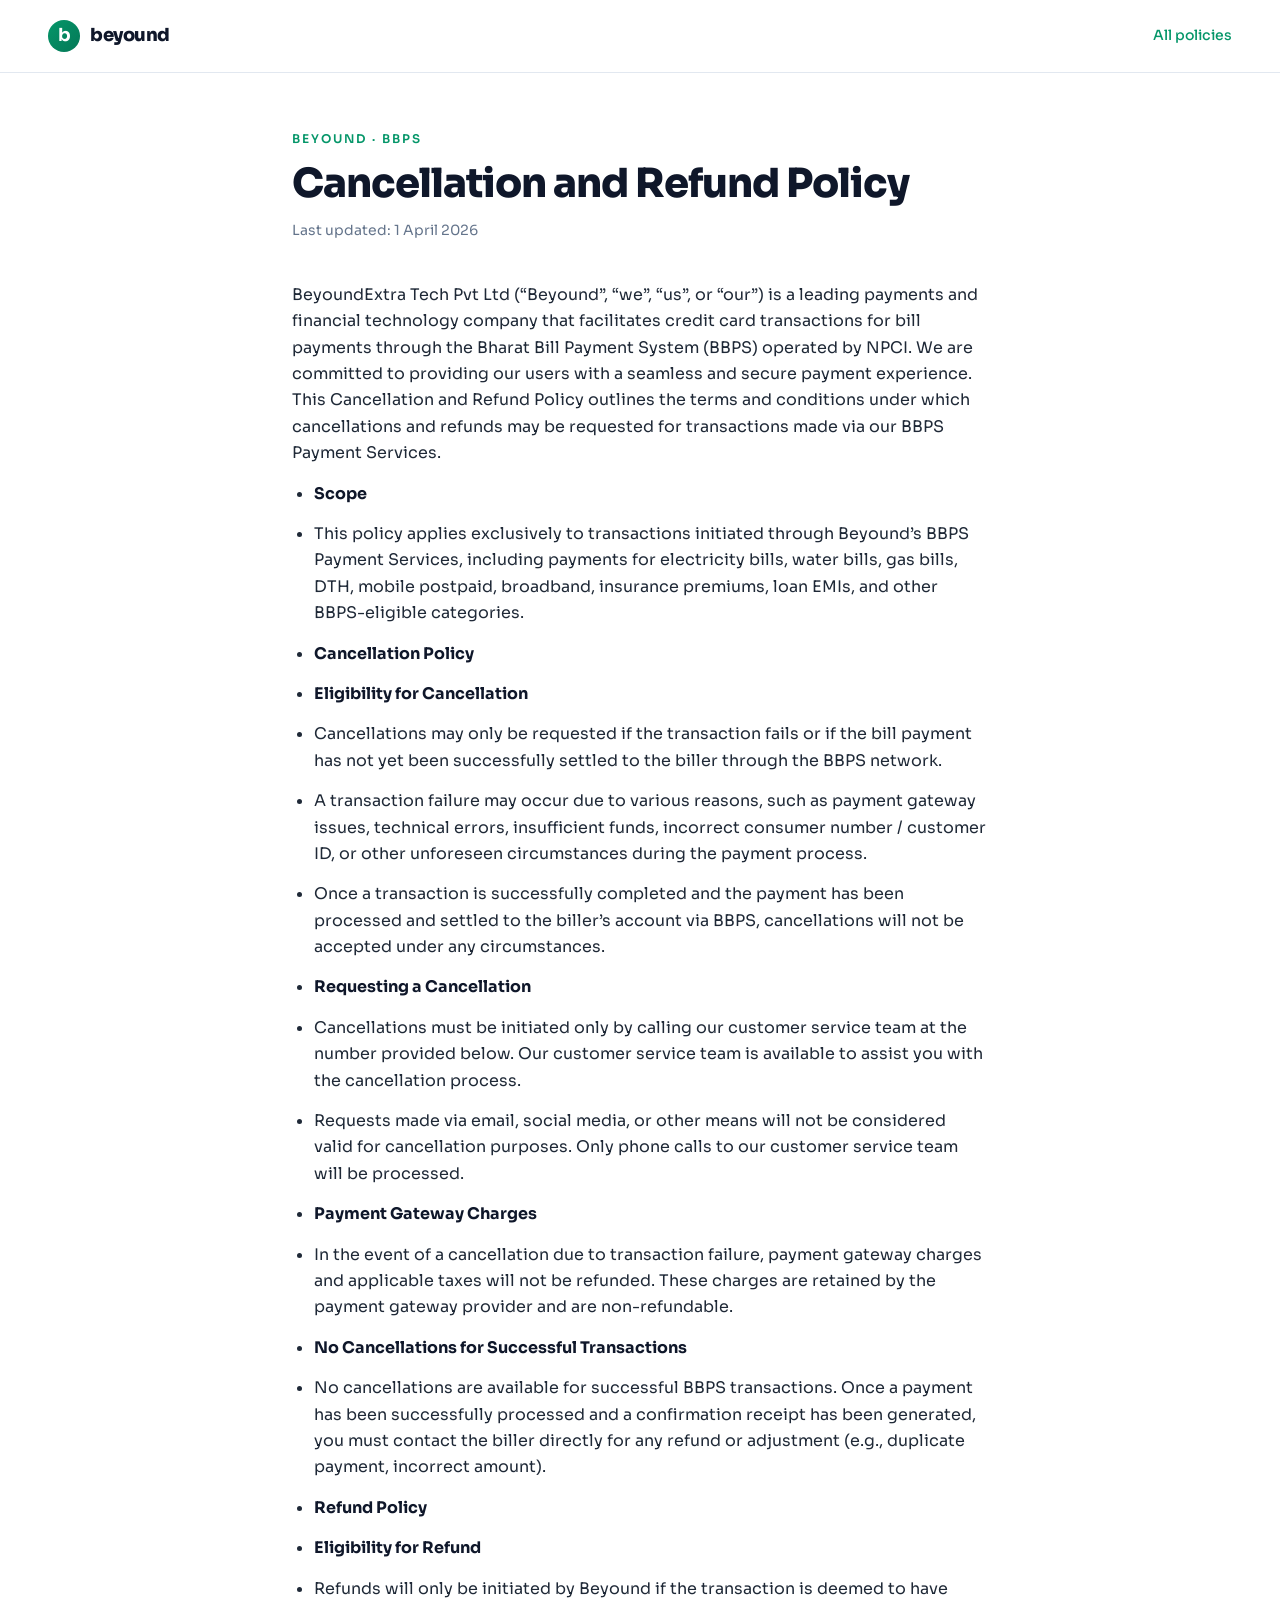
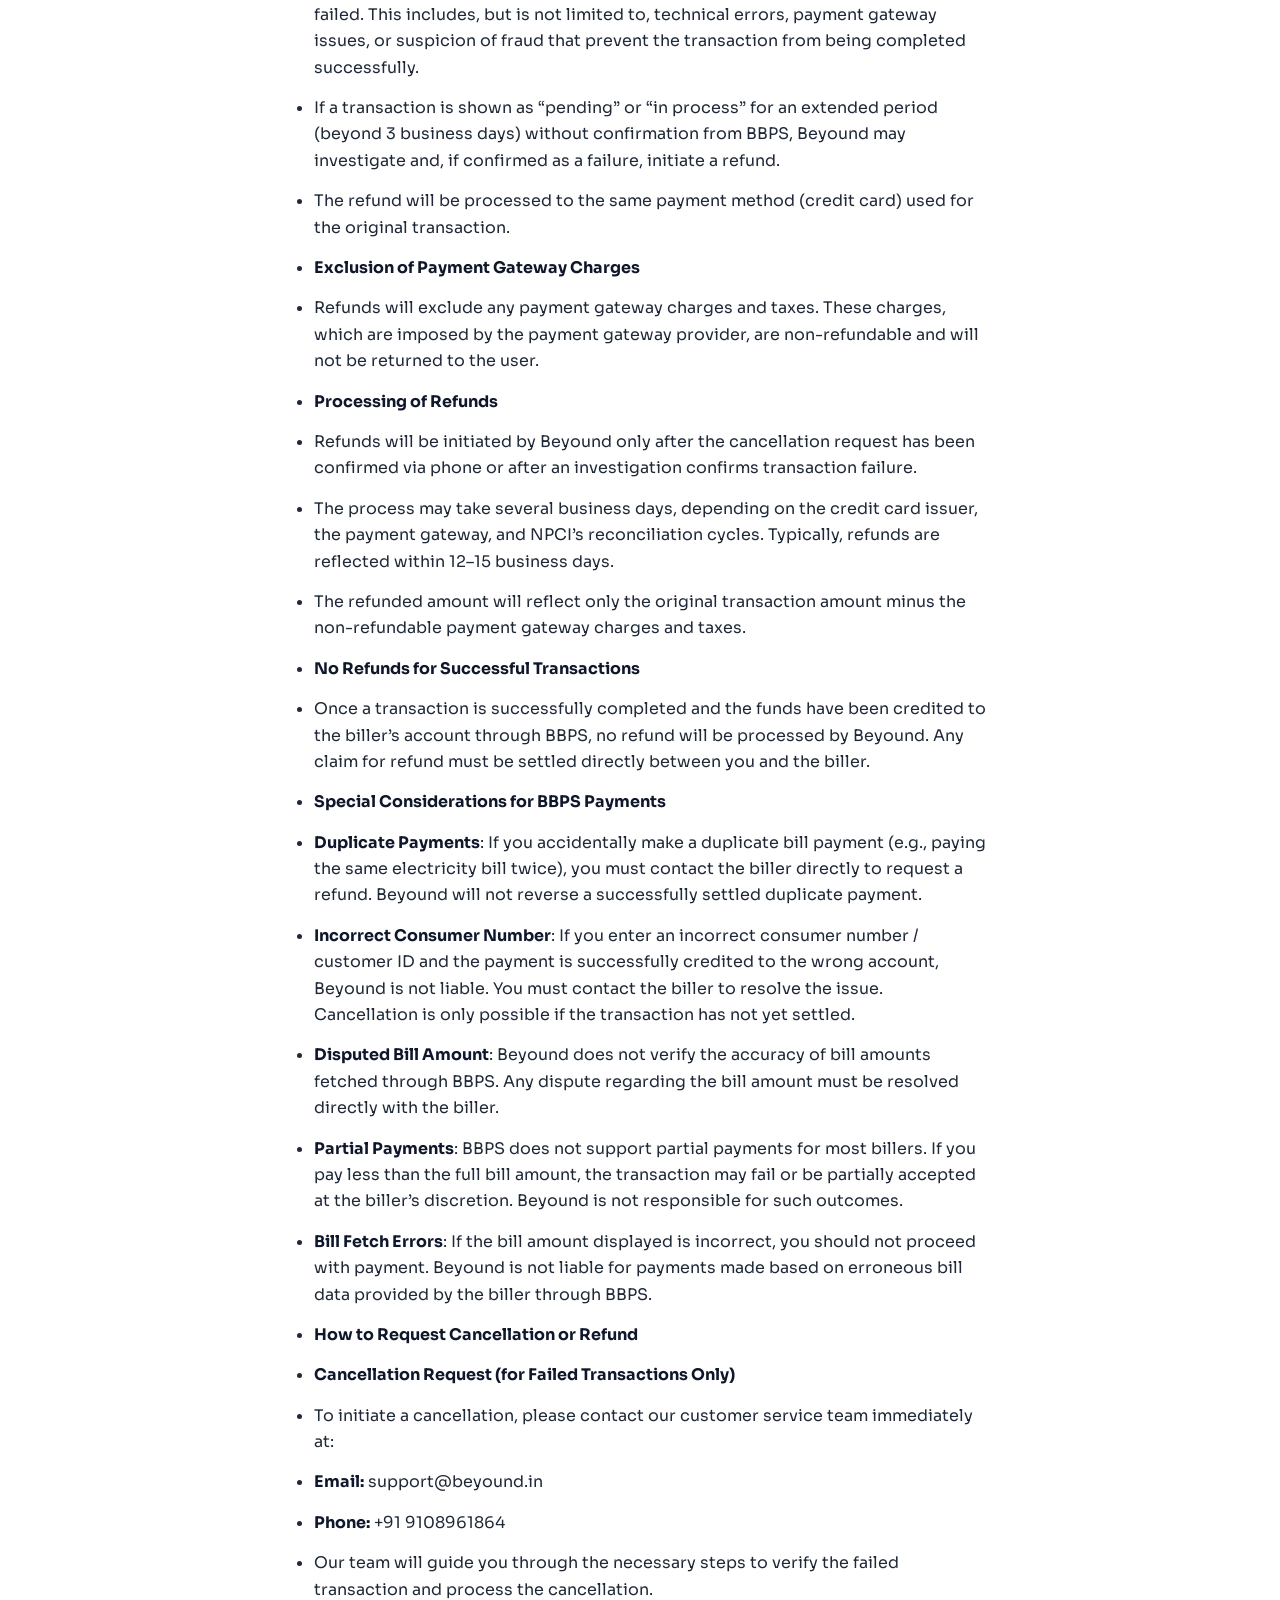
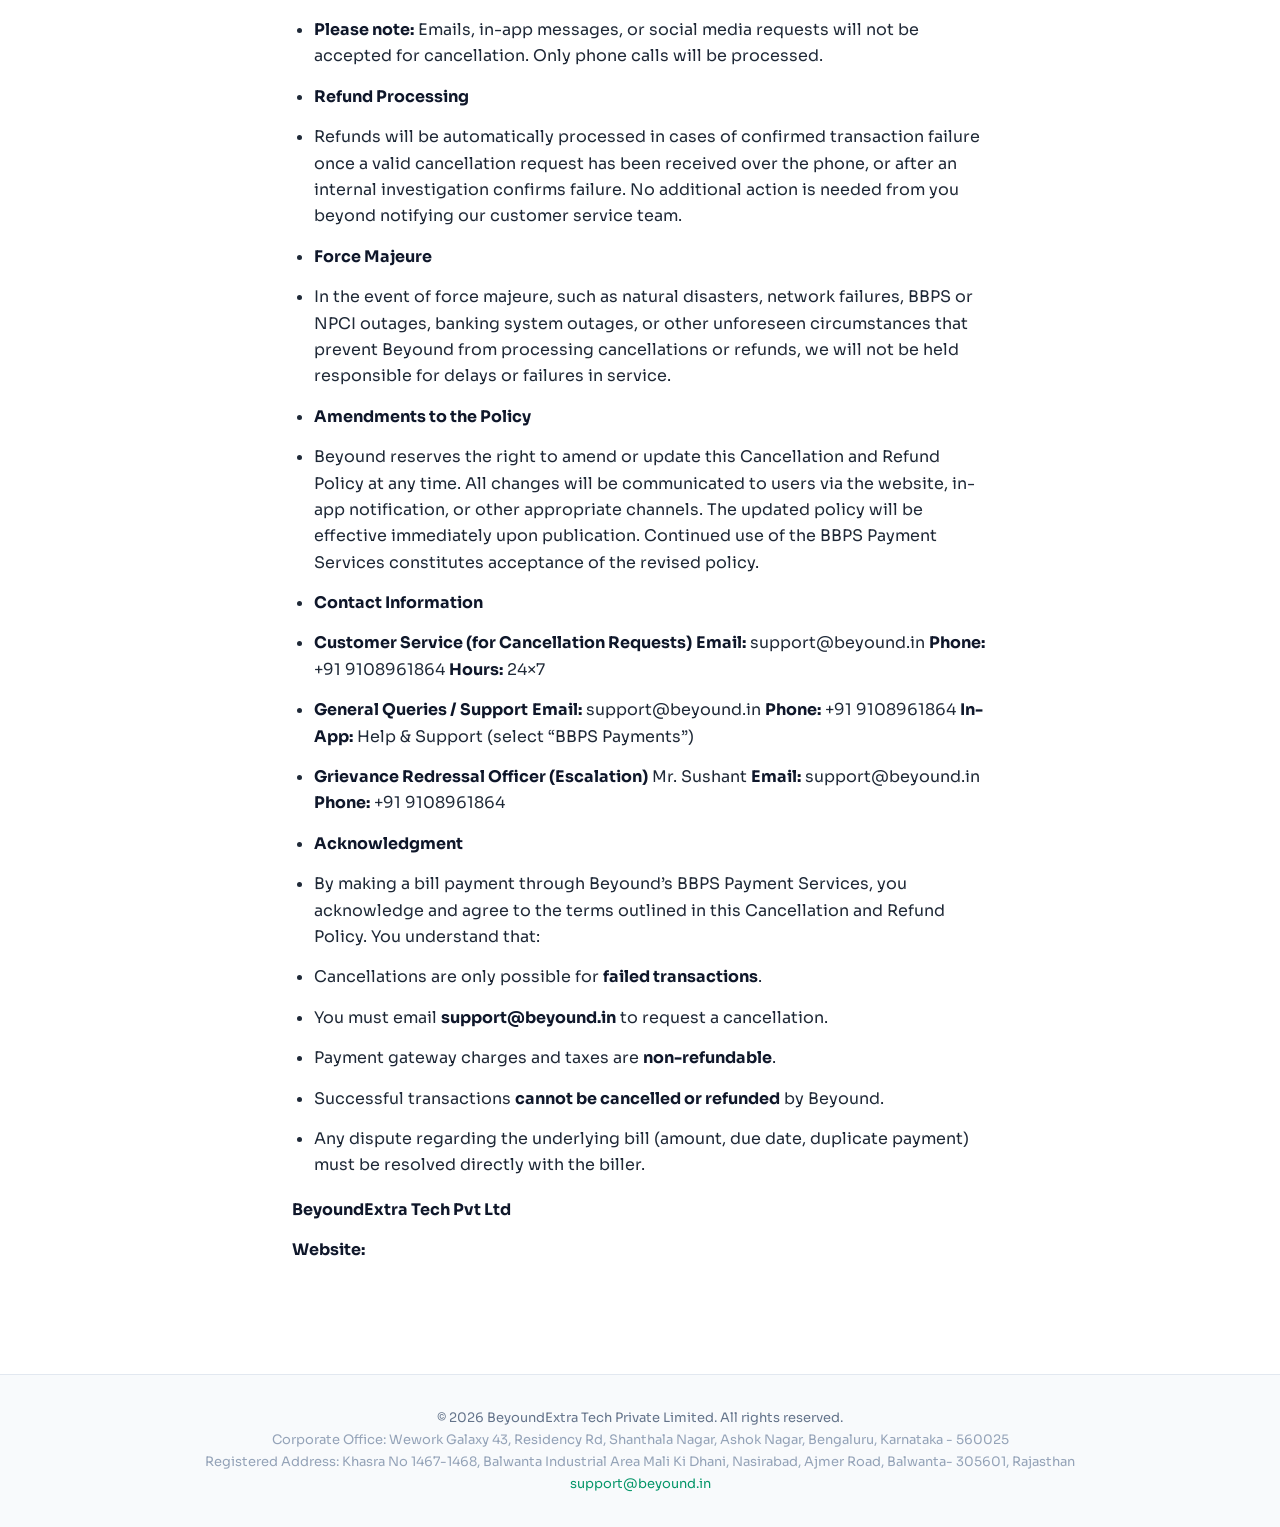
<file: policies/bbps/refund-cancellation.html>
<!doctype html>
<html lang="en">
  <head>
    <meta charset="UTF-8" />
    <meta name="viewport" content="width=device-width, initial-scale=1" />
    <title>Cancellation and Refund Policy — beyound</title>
    <meta
      name="description"
      content="Cancellation and refund rules for BBPS bill payments."
    />
    <meta name="theme-color" content="#059669" />
    <meta
      property="og:title"
      content="Cancellation and Refund Policy — beyound"
    />
    <meta
      property="og:description"
      content="Cancellation and refund rules for BBPS bill payments."
    />
    <meta property="og:type" content="website" />
    <link
      rel="icon"
      href="data:image/svg+xml,<svg xmlns='http://www.w3.org/2000/svg' viewBox='0 0 100 100'><circle cx='50' cy='50' r='50' fill='%23059669'/><text x='50' y='68' text-anchor='middle' font-size='52' font-weight='700' font-family='system-ui' fill='white'>b</text></svg>"
    />
    <link rel="preconnect" href="https://fonts.googleapis.com" />
    <link rel="preconnect" href="https://fonts.gstatic.com" crossorigin />
    <link
      href="https://fonts.googleapis.com/css2?family=Sora:wght@400;500;600;700;800&display=swap"
      rel="stylesheet"
    />
    <link rel="stylesheet" href="../styles.css" />
    <script>
      // Hide chrome (e.g. "All policies" back-link) when embedded in a
      // native webview via ?webView=true. Runs synchronously in <head> so
      // the class is set before first paint — no flicker.
      try {
        if (new URLSearchParams(location.search).get("webView") === "true") {
          document.documentElement.classList.add("webview");
        }
      } catch (e) {}
    </script>
  </head>
  <body>
    <header class="page-header">
      <a class="brand-link" href="../../">
        <span class="brand-mark">b</span>
        <span class="brand-name">beyound</span>
      </a>
      <a class="back-link" href="../">All policies</a>
    </header>
    <main class="policy">
      <p class="kicker">beyound · BBPS</p>
      <h1>Cancellation and Refund Policy</h1>
      <p class="updated">Last updated: 1 April 2026</p>
      <article class="policy-body">
        <p>
          BeyoundExtra Tech Pvt Ltd (“Beyound”, “we”, “us”, or “our”) is a
          leading payments and financial technology company that facilitates
          credit card transactions for bill payments through the Bharat Bill
          Payment System (BBPS) operated by NPCI. We are committed to providing
          our users with a seamless and secure payment experience. This
          Cancellation and Refund Policy outlines the terms and conditions under
          which cancellations and refunds may be requested for transactions made
          via our BBPS Payment Services.
        </p>
        <ul>
          <li>
            <p><strong>Scope</strong></p>
          </li>
          <li>
            <p>
              This policy applies exclusively to transactions initiated through
              Beyound’s BBPS Payment Services, including payments for
              electricity bills, water bills, gas bills, DTH, mobile postpaid,
              broadband, insurance premiums, loan EMIs, and other BBPS-eligible
              categories.
            </p>
          </li>
          <li>
            <p><strong>Cancellation Policy</strong></p>
          </li>
          <li>
            <p><strong>Eligibility for Cancellation</strong></p>
          </li>
          <li>
            <p>
              Cancellations may only be requested if the transaction fails or if
              the bill payment has not yet been successfully settled to the
              biller through the BBPS network.
            </p>
          </li>
          <li>
            <p>
              A transaction failure may occur due to various reasons, such as
              payment gateway issues, technical errors, insufficient funds,
              incorrect consumer number / customer ID, or other unforeseen
              circumstances during the payment process.
            </p>
          </li>
          <li>
            <p>
              Once a transaction is successfully completed and the payment has
              been processed and settled to the biller’s account via BBPS,
              cancellations will not be accepted under any circumstances.
            </p>
          </li>
          <li>
            <p><strong>Requesting a Cancellation</strong></p>
          </li>
          <li>
            <p>
              Cancellations must be initiated only by calling our customer
              service team at the number provided below. Our customer service
              team is available to assist you with the cancellation process.
            </p>
          </li>
          <li>
            <p>
              Requests made via email, social media, or other means will not be
              considered valid for cancellation purposes. Only phone calls to
              our customer service team will be processed.
            </p>
          </li>
          <li>
            <p><strong>Payment Gateway Charges</strong></p>
          </li>
          <li>
            <p>
              In the event of a cancellation due to transaction failure, payment
              gateway charges and applicable taxes will not be refunded. These
              charges are retained by the payment gateway provider and are
              non-refundable.
            </p>
          </li>
          <li>
            <p><strong>No Cancellations for Successful Transactions</strong></p>
          </li>
          <li>
            <p>
              No cancellations are available for successful BBPS transactions.
              Once a payment has been successfully processed and a confirmation
              receipt has been generated, you must contact the biller directly
              for any refund or adjustment (e.g., duplicate payment, incorrect
              amount).
            </p>
          </li>
          <li>
            <p><strong>Refund Policy</strong></p>
          </li>
          <li>
            <p><strong>Eligibility for Refund</strong></p>
          </li>
          <li>
            <p>
              Refunds will only be initiated by Beyound if the transaction is
              deemed to have failed. This includes, but is not limited to,
              technical errors, payment gateway issues, or suspicion of fraud
              that prevent the transaction from being completed successfully.
            </p>
          </li>
          <li>
            <p>
              If a transaction is shown as “pending” or “in process” for an
              extended period (beyond 3 business days) without confirmation from
              BBPS, Beyound may investigate and, if confirmed as a failure,
              initiate a refund.
            </p>
          </li>
          <li>
            <p>
              The refund will be processed to the same payment method (credit
              card) used for the original transaction.
            </p>
          </li>
          <li>
            <p><strong>Exclusion of Payment Gateway Charges</strong></p>
          </li>
          <li>
            <p>
              Refunds will exclude any payment gateway charges and taxes. These
              charges, which are imposed by the payment gateway provider, are
              non-refundable and will not be returned to the user.
            </p>
          </li>
          <li>
            <p><strong>Processing of Refunds</strong></p>
          </li>
          <li>
            <p>
              Refunds will be initiated by Beyound only after the cancellation
              request has been confirmed via phone or after an investigation
              confirms transaction failure.
            </p>
          </li>
          <li>
            <p>
              The process may take several business days, depending on the
              credit card issuer, the payment gateway, and NPCI’s reconciliation
              cycles. Typically, refunds are reflected within 12–15 business
              days.
            </p>
          </li>
          <li>
            <p>
              The refunded amount will reflect only the original transaction
              amount minus the non-refundable payment gateway charges and taxes.
            </p>
          </li>
          <li>
            <p><strong>No Refunds for Successful Transactions</strong></p>
          </li>
          <li>
            <p>
              Once a transaction is successfully completed and the funds have
              been credited to the biller’s account through BBPS, no refund will
              be processed by Beyound. Any claim for refund must be settled
              directly between you and the biller.
            </p>
          </li>
          <li>
            <p><strong>Special Considerations for BBPS Payments</strong></p>
          </li>
          <li>
            <p>
              <strong>Duplicate Payments</strong>: If you accidentally make a
              duplicate bill payment (e.g., paying the same electricity bill
              twice), you must contact the biller directly to request a refund.
              Beyound will not reverse a successfully settled duplicate payment.
            </p>
          </li>
          <li>
            <p>
              <strong>Incorrect Consumer Number</strong>: If you enter an
              incorrect consumer number / customer ID and the payment is
              successfully credited to the wrong account, Beyound is not liable.
              You must contact the biller to resolve the issue. Cancellation is
              only possible if the transaction has not yet settled.
            </p>
          </li>
          <li>
            <p>
              <strong>Disputed Bill Amount</strong>: Beyound does not verify the
              accuracy of bill amounts fetched through BBPS. Any dispute
              regarding the bill amount must be resolved directly with the
              biller.
            </p>
          </li>
          <li>
            <p>
              <strong>Partial Payments</strong>: BBPS does not support partial
              payments for most billers. If you pay less than the full bill
              amount, the transaction may fail or be partially accepted at the
              biller’s discretion. Beyound is not responsible for such outcomes.
            </p>
          </li>
          <li>
            <p>
              <strong>Bill Fetch Errors</strong>: If the bill amount displayed
              is incorrect, you should not proceed with payment. Beyound is not
              liable for payments made based on erroneous bill data provided by
              the biller through BBPS.
            </p>
          </li>
          <li>
            <p><strong>How to Request Cancellation or Refund</strong></p>
          </li>
          <li>
            <p>
              <strong
                >Cancellation Request (for Failed Transactions Only)</strong
              >
            </p>
          </li>
          <li>
            <p>
              To initiate a cancellation, please contact our customer service
              team immediately at:
            </p>
          </li>
          <li>
            <p><strong>Email:</strong> support@beyound.in</p>
          </li>
          <li>
            <p><strong>Phone:</strong> +91 9108961864</p>
          </li>
          <li>
            <p>
              Our team will guide you through the necessary steps to verify the
              failed transaction and process the cancellation.
            </p>
          </li>
          <li>
            <p>
              <strong>Please note:</strong> Emails, in-app messages, or social
              media requests will not be accepted for cancellation. Only phone
              calls will be processed.
            </p>
          </li>
          <li>
            <p><strong>Refund Processing</strong></p>
          </li>
          <li>
            <p>
              Refunds will be automatically processed in cases of confirmed
              transaction failure once a valid cancellation request has been
              received over the phone, or after an internal investigation
              confirms failure. No additional action is needed from you beyond
              notifying our customer service team.
            </p>
          </li>
          <li>
            <p><strong>Force Majeure</strong></p>
          </li>
          <li>
            <p>
              In the event of force majeure, such as natural disasters, network
              failures, BBPS or NPCI outages, banking system outages, or other
              unforeseen circumstances that prevent Beyound from processing
              cancellations or refunds, we will not be held responsible for
              delays or failures in service.
            </p>
          </li>
          <li>
            <p><strong>Amendments to the Policy</strong></p>
          </li>
          <li>
            <p>
              Beyound reserves the right to amend or update this Cancellation
              and Refund Policy at any time. All changes will be communicated to
              users via the website, in-app notification, or other appropriate
              channels. The updated policy will be effective immediately upon
              publication. Continued use of the BBPS Payment Services
              constitutes acceptance of the revised policy.
            </p>
          </li>
          <li>
            <p><strong>Contact Information</strong></p>
          </li>
          <li>
            <p>
              <strong>Customer Service (for Cancellation Requests)</strong>
              <strong>Email:</strong> support@beyound.in
              <strong>Phone:</strong> +91 9108961864
              <strong>Hours:</strong> 24×7
            </p>
          </li>
          <li>
            <p>
              <strong>General Queries / Support</strong>
              <strong>Email:</strong> support@beyound.in
              <strong>Phone:</strong> +91 9108961864
              <strong>In-App:</strong> Help &amp; Support (select “BBPS
              Payments”)
            </p>
          </li>
          <li>
            <p>
              <strong>Grievance Redressal Officer (Escalation)</strong>
              Mr. Sushant
              <strong>Email:</strong> support@beyound.in
              <strong>Phone:</strong> +91 9108961864
            </p>
          </li>
          <li>
            <p><strong>Acknowledgment</strong></p>
          </li>
          <li>
            <p>
              By making a bill payment through Beyound’s BBPS Payment Services,
              you acknowledge and agree to the terms outlined in this
              Cancellation and Refund Policy. You understand that:
            </p>
          </li>
          <li>
            <p>
              Cancellations are only possible for
              <strong>failed transactions</strong>.
            </p>
          </li>
          <li>
            <p>
              You must email <strong>support@beyound.in</strong> to request a
              cancellation.
            </p>
          </li>
          <li>
            <p>
              Payment gateway charges and taxes are
              <strong>non-refundable</strong>.
            </p>
          </li>
          <li>
            <p>
              Successful transactions
              <strong>cannot be cancelled or refunded</strong> by Beyound.
            </p>
          </li>
          <li>
            <p>
              Any dispute regarding the underlying bill (amount, due date,
              duplicate payment) must be resolved directly with the biller.
            </p>
          </li>
        </ul>
        <p><strong>BeyoundExtra Tech Pvt Ltd</strong></p>
        <p><strong>Website:</strong></p>
      </article>
    </main>
    <footer class="page-footer">
      <p>&copy; 2026 BeyoundExtra Tech Private Limited. All rights reserved.</p>
      <p class="address">
        Corporate Office: Wework Galaxy 43, Residency Rd, Shanthala Nagar, Ashok Nagar, Bengaluru, Karnataka - 560025
      </p>
      <p class="address">
        Registered Address: Khasra No 1467-1468, Balwanta Industrial Area Mali
        Ki Dhani, Nasirabad, Ajmer Road, Balwanta- 305601, Rajasthan
      </p>
      <p><a href="mailto:support@beyound.in">support@beyound.in</a></p>
    </footer>
  </body>
</html>
</file>
<file: policies/styles.css>
:root {
  --brand: #059669;
  --brand-dark: #047857;
  --ink: #0F172A;
  --muted: #64748B;
  --muted-soft: #94A3B8;
  --border: #E2E8F0;
  --bg: #ffffff;
  --bg-soft: #F8FAFC;
}

*, *::before, *::after { box-sizing: border-box; margin: 0; padding: 0; }

/* Hide vertical scroll indicator across all browsers while keeping
   scroll functionality intact. */
html, body { scrollbar-width: none; -ms-overflow-style: none; }
html::-webkit-scrollbar, body::-webkit-scrollbar { width: 0; height: 0; display: none; }
*::-webkit-scrollbar { width: 0; height: 0; display: none; }

html { scroll-behavior: smooth; }

body {
  font-family: 'Sora', system-ui, -apple-system, sans-serif;
  background: var(--bg);
  color: var(--ink);
  line-height: 1.65;
  -webkit-font-smoothing: antialiased;
}

.page-header {
  display: flex;
  align-items: center;
  justify-content: space-between;
  padding: 20px clamp(20px, 5vw, 48px);
  border-bottom: 1px solid var(--border);
  position: sticky;
  top: 0;
  background: rgba(255,255,255,0.92);
  backdrop-filter: blur(12px);
  z-index: 10;
}

.brand-link {
  display: inline-flex;
  align-items: center;
  gap: 10px;
  text-decoration: none;
  color: var(--ink);
}

.brand-mark {
  width: 32px;
  height: 32px;
  border-radius: 50%;
  background: linear-gradient(135deg, var(--brand), var(--brand-dark));
  color: #fff;
  font-weight: 700;
  font-size: 18px;
  display: inline-flex;
  align-items: center;
  justify-content: center;
}

.brand-name {
  font-weight: 800;
  font-size: 18px;
  letter-spacing: -0.5px;
}

.back-link {
  font-size: 14px;
  color: var(--brand);
  text-decoration: none;
  font-weight: 500;
}

.back-link:hover { text-decoration: underline; }

/* When the page is opened inside a native webview (?webView=true), hide
   the "All policies" back-link so the host app's navigation stays in
   control. The class is toggled by the inline boot script in <head>. */
html.webview .back-link { display: none; }

/* "beyound x Rally" co-brand, shown only when opened from the Rally app
   (?app=rally). The class is toggled by the inline boot script in <head>.
   margin-right:auto keeps it hugging the beyound mark while the header's
   space-between still pushes the back-link to the far edge. */
.cobrand {
  display: none;
  align-items: center;
  gap: 10px;
  margin-left: 12px;
  margin-right: auto;
}
html.app-rally .cobrand { display: inline-flex; }

.cobrand-x {
  font-size: 18px;
  font-weight: 500;
  color: var(--ink);
  opacity: 0.45;
  line-height: 1;
}

.cobrand-logo {
  height: 26px;
  width: auto;
  display: block;
}

@media (max-width: 420px) {
  .cobrand { gap: 8px; margin-left: 8px; }
  .cobrand-logo { height: 22px; }
}

main.policy {
  max-width: 760px;
  margin: 0 auto;
  padding: 56px clamp(20px, 5vw, 32px) 96px;
}

main.policy .kicker {
  font-size: 12px;
  text-transform: uppercase;
  letter-spacing: 2px;
  color: var(--brand);
  font-weight: 600;
  margin-bottom: 12px;
}

main.policy h1 {
  font-size: clamp(28px, 4vw, 40px);
  font-weight: 800;
  letter-spacing: -1px;
  line-height: 1.15;
  margin-bottom: 12px;
}

main.policy .updated {
  font-size: 14px;
  color: var(--muted);
  margin-bottom: 40px;
}

.policy-body h2 {
  font-size: 22px;
  font-weight: 700;
  margin: 40px 0 14px;
  letter-spacing: -0.4px;
}

.policy-body h3 {
  font-size: 18px;
  font-weight: 600;
  margin: 28px 0 10px;
}

.policy-body h4 {
  font-size: 16px;
  font-weight: 600;
  margin: 22px 0 8px;
}

.policy-body p {
  margin: 0 0 14px;
  color: #1F2937;
}

.policy-body ul, .policy-body ol {
  margin: 0 0 18px 22px;
  color: #1F2937;
}

.policy-body li { margin-bottom: 6px; }

.policy-body strong { color: var(--ink); }

.policy-body a {
  color: var(--brand);
  text-decoration: underline;
  text-underline-offset: 2px;
}

.policy-body hr {
  border: none;
  border-top: 1px solid var(--border);
  margin: 32px 0;
}

.policy-body table {
  width: 100%;
  border-collapse: collapse;
  margin: 18px 0;
  font-size: 14px;
}

.policy-body th, .policy-body td {
  border: 1px solid var(--border);
  padding: 10px 12px;
  text-align: left;
  vertical-align: top;
}

.policy-body th { background: var(--bg-soft); font-weight: 600; }

.page-footer {
  border-top: 1px solid var(--border);
  background: var(--bg-soft);
  padding: 32px clamp(20px, 5vw, 48px);
  text-align: center;
  color: var(--muted);
  font-size: 13px;
  line-height: 1.7;
}

.page-footer .address { color: var(--muted-soft); }

.page-footer a {
  color: var(--brand);
  text-decoration: none;
}

.page-footer a:hover { text-decoration: underline; }

/* Index page */

.index-hero {
  max-width: 880px;
  margin: 0 auto;
  padding: 64px clamp(20px, 5vw, 32px) 24px;
}

.index-hero h1 {
  font-size: clamp(32px, 5vw, 44px);
  font-weight: 800;
  letter-spacing: -1.2px;
  margin-bottom: 12px;
}

.index-hero p {
  color: var(--muted);
  font-size: 16px;
  max-width: 580px;
}

.policy-groups {
  max-width: 880px;
  margin: 0 auto;
  padding: 16px clamp(20px, 5vw, 32px) 96px;
}

.policy-group {
  margin-top: 40px;
}

.policy-group h2 {
  font-size: 13px;
  text-transform: uppercase;
  letter-spacing: 2.5px;
  color: var(--muted);
  font-weight: 600;
  margin-bottom: 14px;
}

.policy-list {
  display: grid;
  gap: 12px;
  grid-template-columns: repeat(auto-fill, minmax(260px, 1fr));
}

.policy-card {
  display: block;
  padding: 18px 20px;
  border: 1px solid var(--border);
  border-radius: 14px;
  text-decoration: none;
  color: var(--ink);
  background: #fff;
  transition: border-color 120ms ease, transform 120ms ease, box-shadow 120ms ease;
}

.policy-card:hover {
  border-color: var(--brand);
  transform: translateY(-2px);
  box-shadow: 0 8px 24px rgba(5, 150, 105, 0.08);
}

.policy-card .title {
  font-weight: 600;
  margin-bottom: 4px;
}

.policy-card .desc {
  font-size: 13px;
  color: var(--muted);
  line-height: 1.5;
}
</file>
